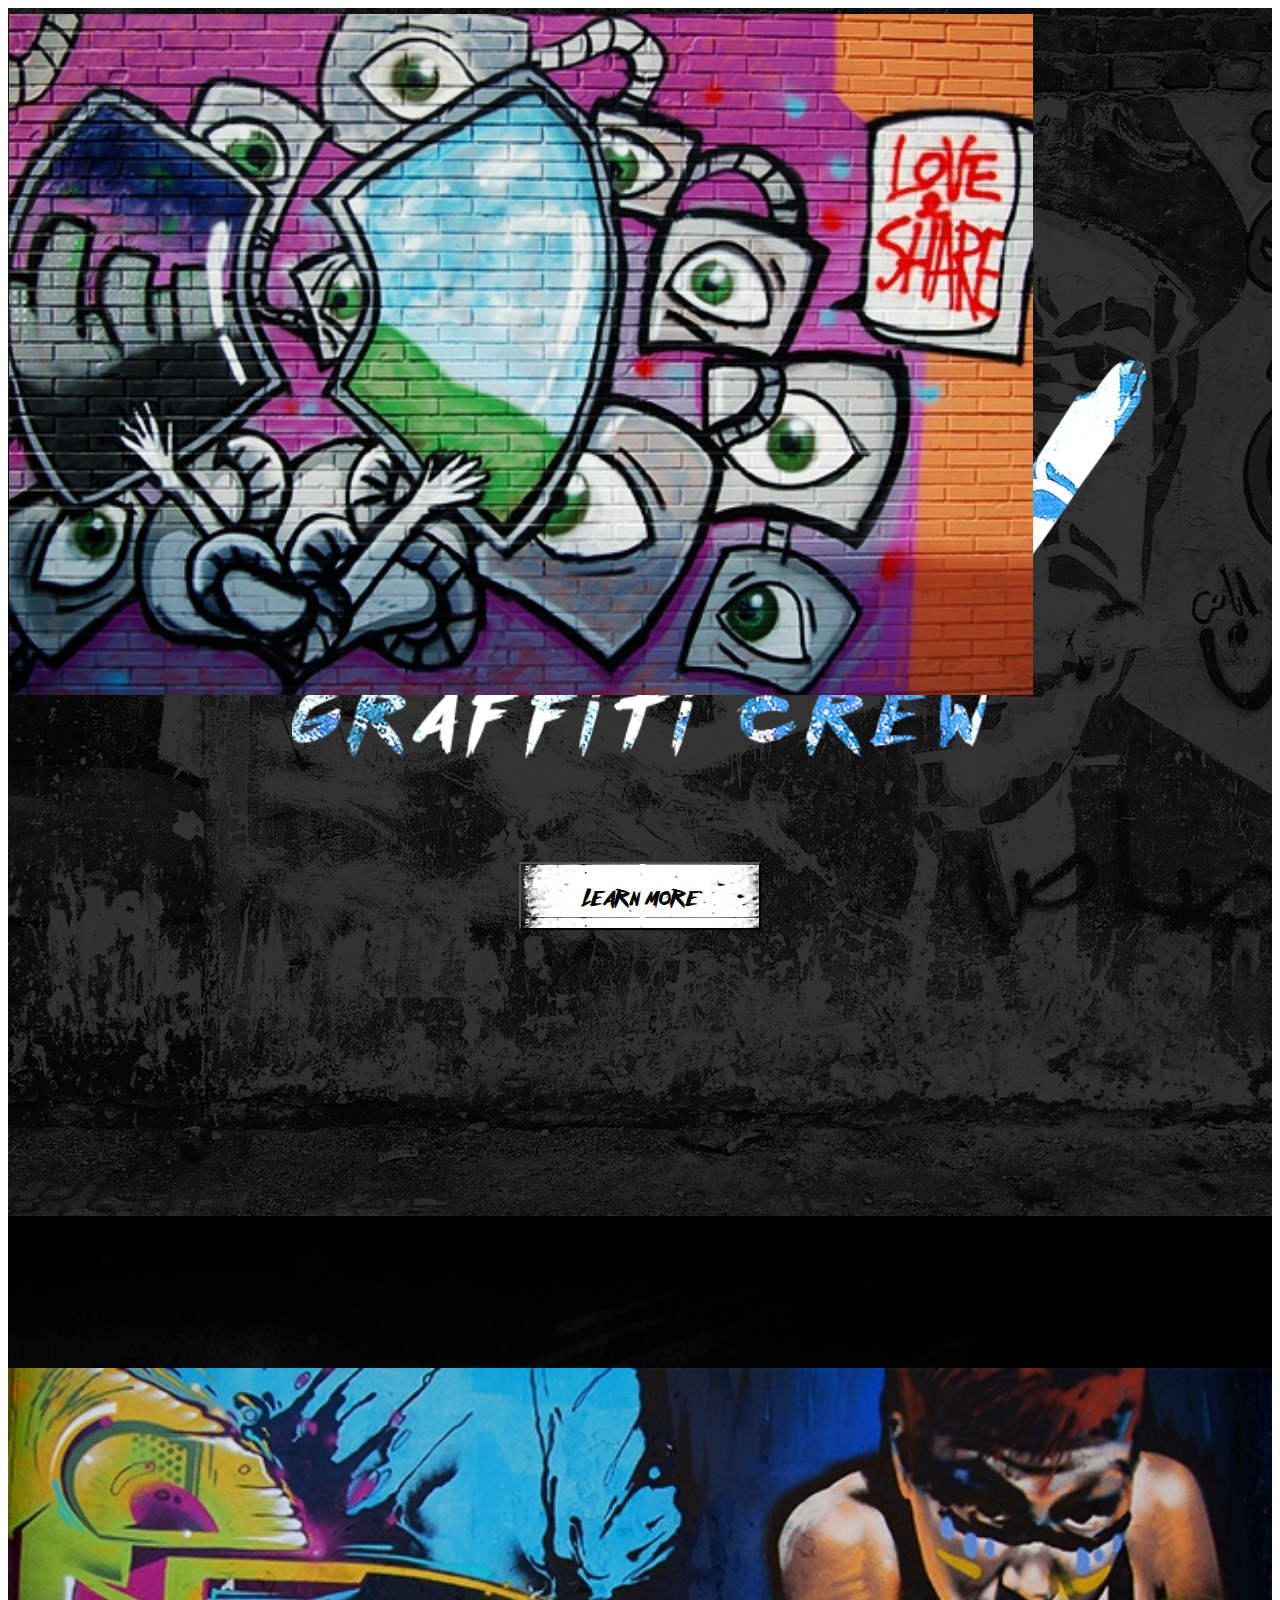
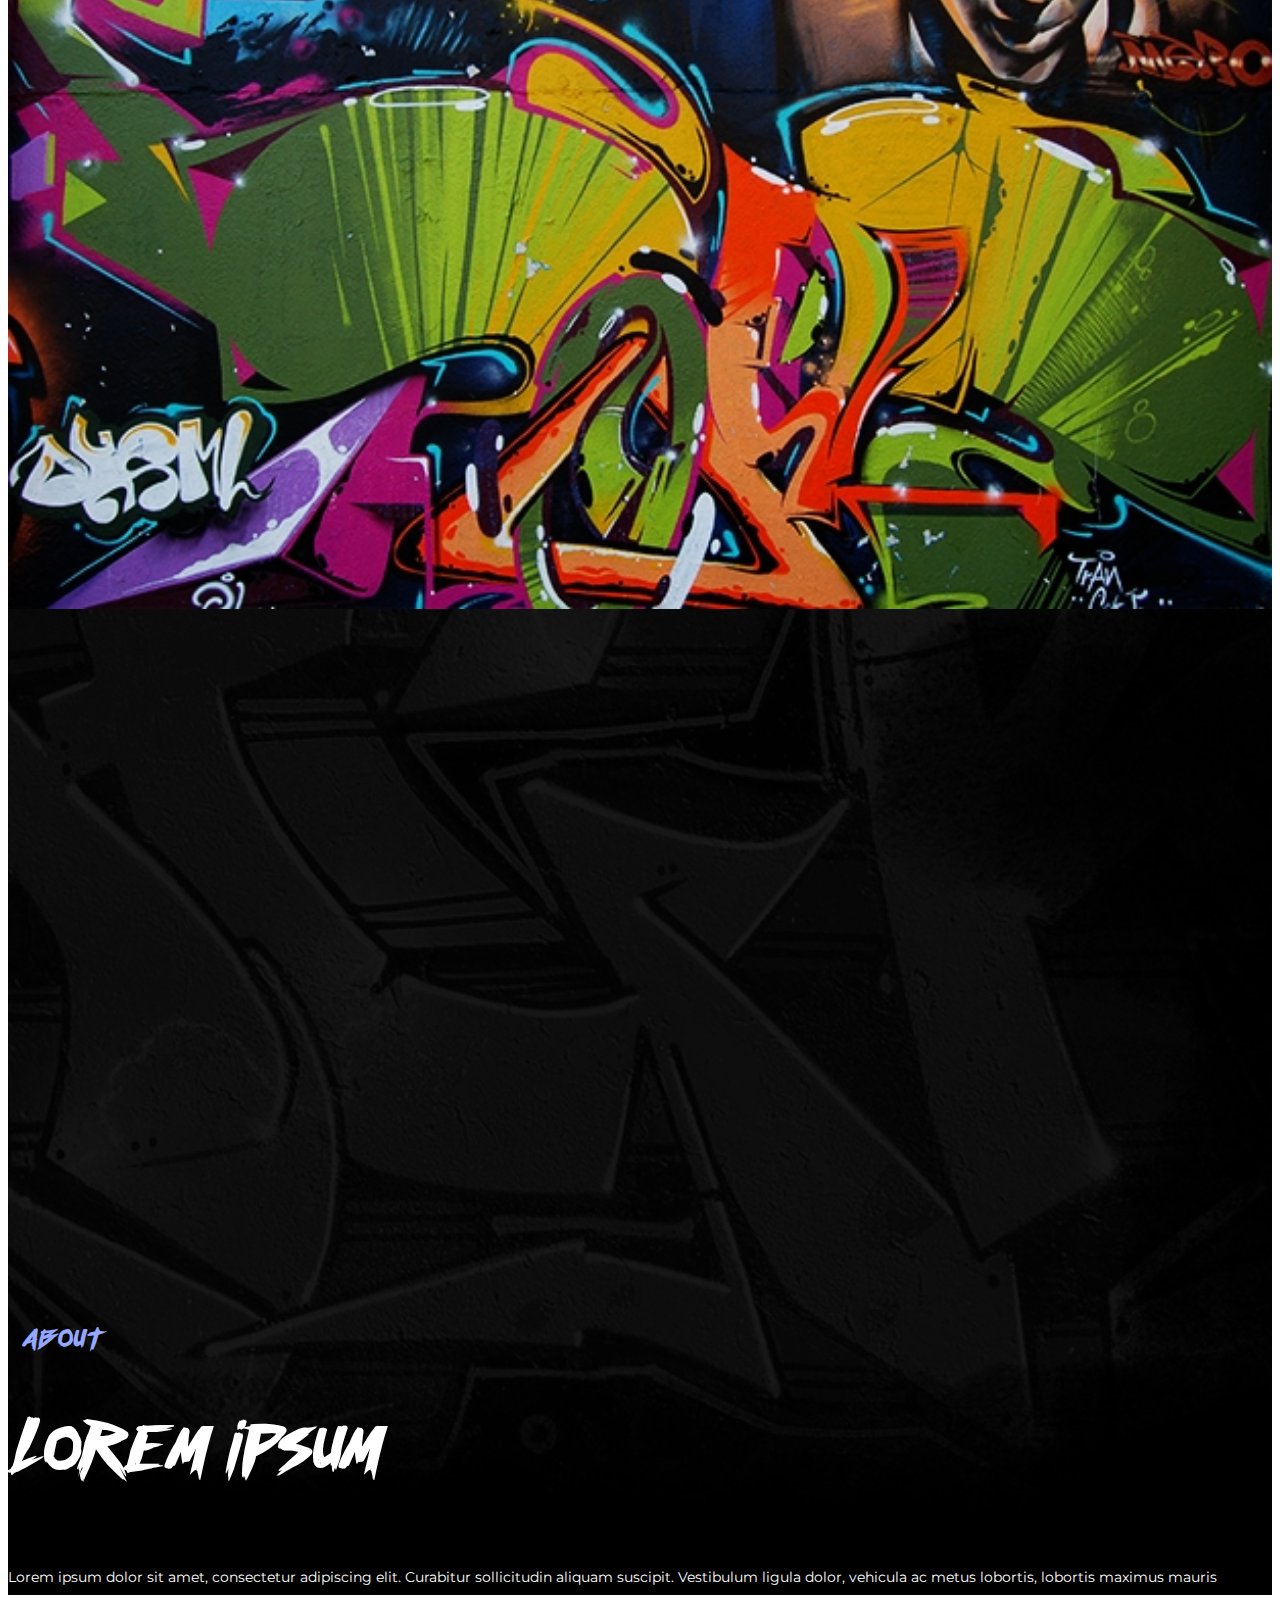
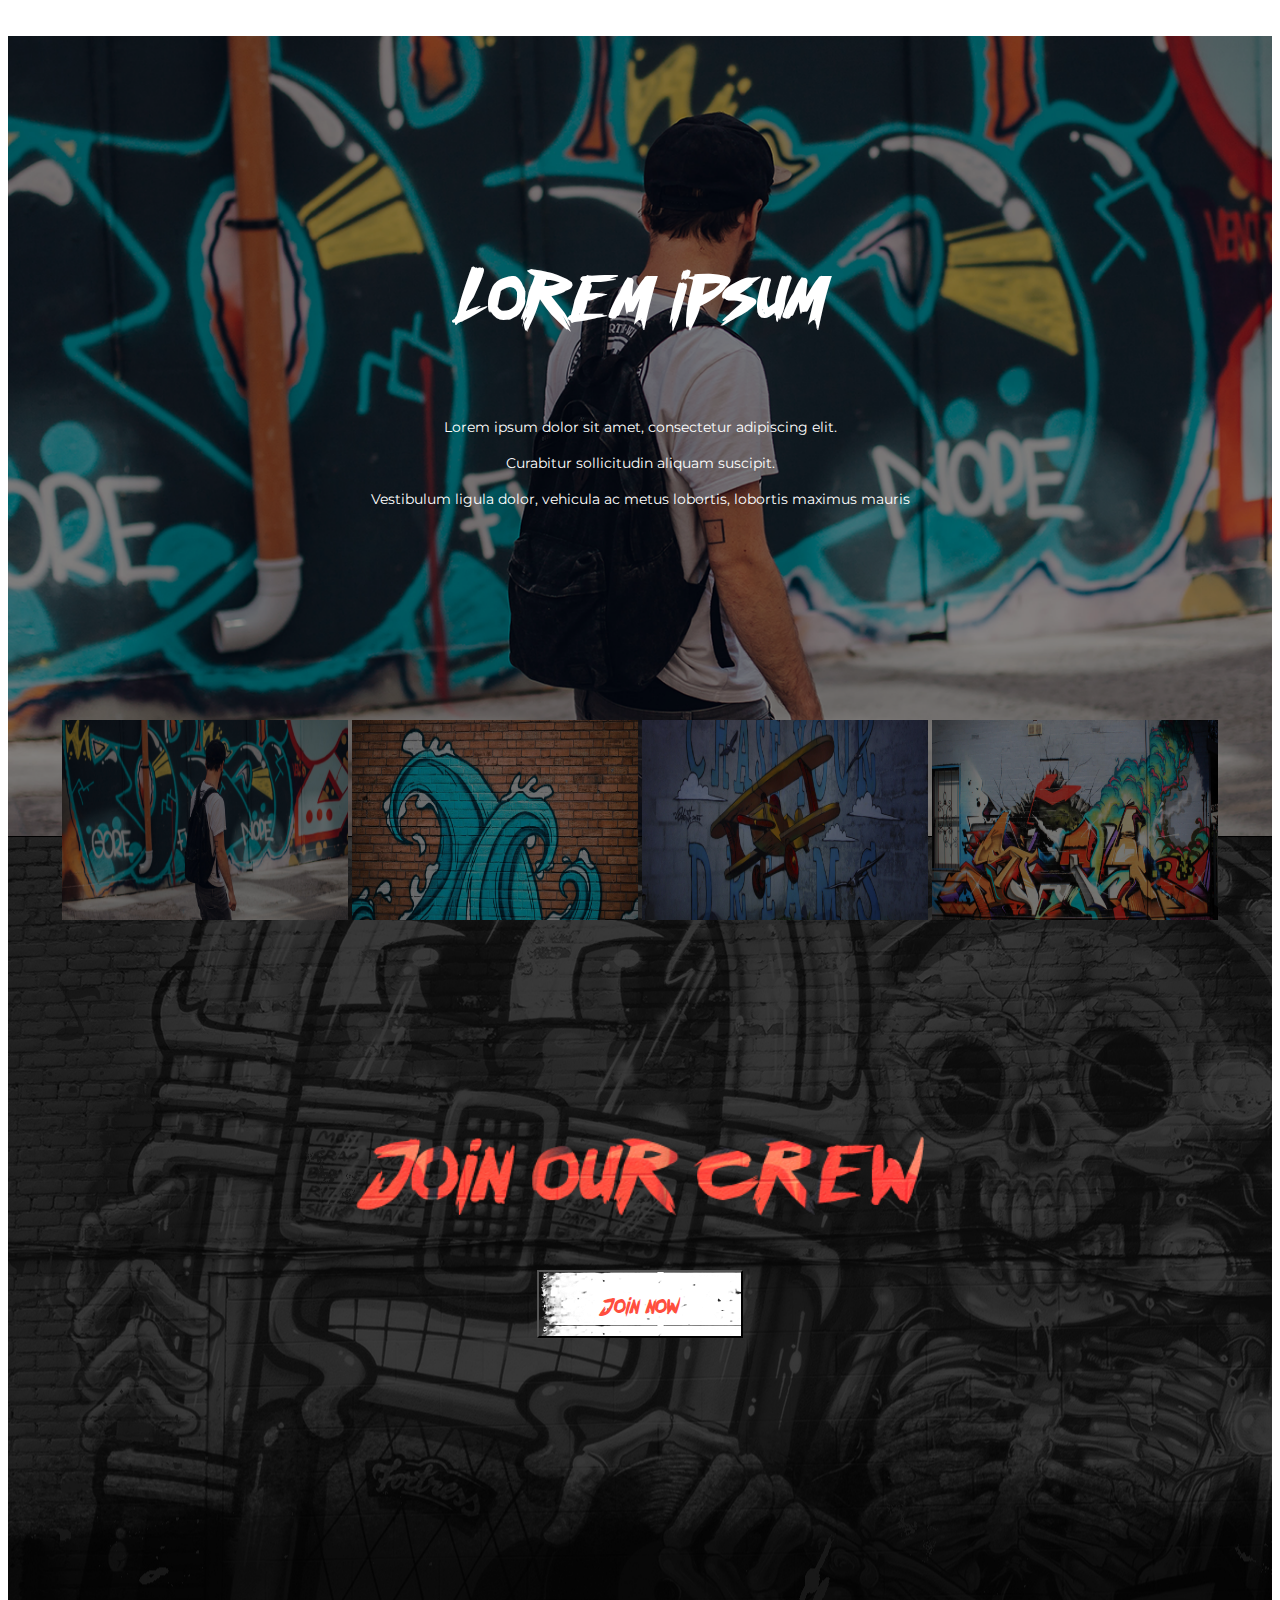
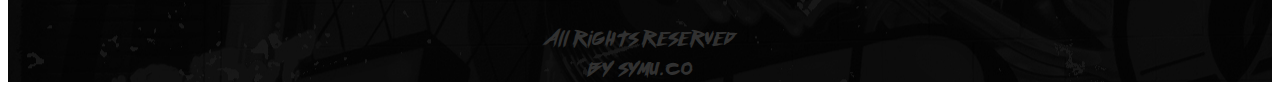
<file: Barmy/index.html>
<!DOCTYPE html>
<html lang="en">
<head>
    <meta charset="UTF-8">
    <title>Barny</title>
    <link rel="stylesheet" href="style.css">
    <link href="https://fonts.googleapis.com/css?family=Montserrat|Shadows+Into+Light" rel="stylesheet">
    <link rel="stylesheet" href="https://stackpath.bootstrapcdn.com/bootstrap/4.1.3/css/bootstrap.min.css" integrity="sha384-MCw98/SFnGE8fJT3GXwEOngsV7Zt27NXFoaoApmYm81iuXoPkFOJwJ8ERdknLPMO" crossorigin="anonymous">
    <script src="https://code.jquery.com/jquery-3.3.1.slim.min.js" integrity="sha384-q8i/X+965DzO0rT7abK41JStQIAqVgRVzpbzo5smXKp4YfRvH+8abtTE1Pi6jizo" crossorigin="anonymous"></script>
    <script src="https://cdnjs.cloudflare.com/ajax/libs/popper.js/1.14.3/umd/popper.min.js" integrity="sha384-ZMP7rVo3mIykV+2+9J3UJ46jBk0WLaUAdn689aCwoqbBJiSnjAK/l8WvCWPIPm49" crossorigin="anonymous"></script>
    <script src="https://stackpath.bootstrapcdn.com/bootstrap/4.1.3/js/bootstrap.min.js" integrity="sha384-ChfqqxuZUCnJSK3+MXmPNIyE6ZbWh2IMqE241rYiqJxyMiZ6OW/JmZQ5stwEULTy" crossorigin="anonymous"></script>
    <link rel="shortcut icon" type="image/ico" href="images/favicon.ico"/>
    <meta name="viewport" content="width=device-width, initial-scale=1, shrink-to-fit=no">

</head>
<body>
    <section class="Top">
        <div class="container">
                    <nav class="Top-menu">
                         <a href="#adventure ">adventure </a>
                        <a href="#crew">crews</a>
                         <a href="#gallery">gallery</a>
                    <a href="#contact">contact</a>
                    </nav>
            <div class="row">
                <div class="col-12 text-center">
                    <div class="Top-slider">
                        <img class="Top-slider-big" src="images/Graffiti_crew.png"><br>
                        <img class="Top-slider-small" src="images/Barmycrew.png">
                    </div>
                    <button class="Top-slider__btn">Learn more</button>
                </div>
            </div>
        </div>
    </section>
    <section class="about">
        <div class="container-fluid">
            <div class="row">
                <div class="col-md-6">
                    <div class="about-photo">
                    <img class="about-photo1" src="images/Photo-about1.jpg">
                    <img class="about-photo2" src="images/Photo-about2.jpg">
                    </div>
                </div>
                <div class="col-md-6">
                    <h3>about</h3>
                    <h1>Lorem ipsum</h1>
                    <p>Lorem ipsum dolor sit amet, consectetur adipiscing elit. Curabitur sollicitudin aliquam suscipit. Vestibulum ligula dolor, vehicula ac metus lobortis, lobortis maximus mauris</p>
                </div>
            </div>
        </div>
    </section>
    <section class="slider">
        <div class="container-fluid">
            <h1>Lorem ipsum</h1>
            <p>Lorem ipsum dolor sit amet, consectetur adipiscing elit. <br>
                Curabitur sollicitudin aliquam suscipit. <br>
                Vestibulum ligula dolor, vehicula ac metus lobortis, lobortis maximus mauris</p>
                    <div class="thumbnails">
                        <a  href="#" class="link" data-background=url(images/slider-one.jpg)><img class="slider-thumbnails" src="images/slider-one.jpg" alt=""></a>
                        <a  href="#" class="link" data-background=url(images/slider-two.jpg)><img class="slider-thumbnails" src="images/slider-two.jpg" alt=""></a>
                        <a  href="#" class="link" data-background=url(images/slider-three.jpg)><img class="slider-thumbnails" src="images/slider-three.jpg" alt=""></a>
                        <a  href="#" class="link" data-background=url(images/slider-four.jpg)><img class="slider-thumbnails" src="images/slider-four.jpg" alt=""></a>
                    </div>
            </div>
        </div>
    </section>
    <footer class="last">
        <div class="container">
            <div class="row">
                <div class="col-12">
            <div class="last-graffiti">
                <img src="images/footerMask.png">
            </div>
            <button class="last__btn">Join now</button>
            <div class="last-site">
                <p>All rights reserved<br>
                    by symu.co</p>
            </div>
            </div>
            </div>
        </div>
    </footer>
    <script src="js/scripts.js"></script>
</body>
</html>
</file>
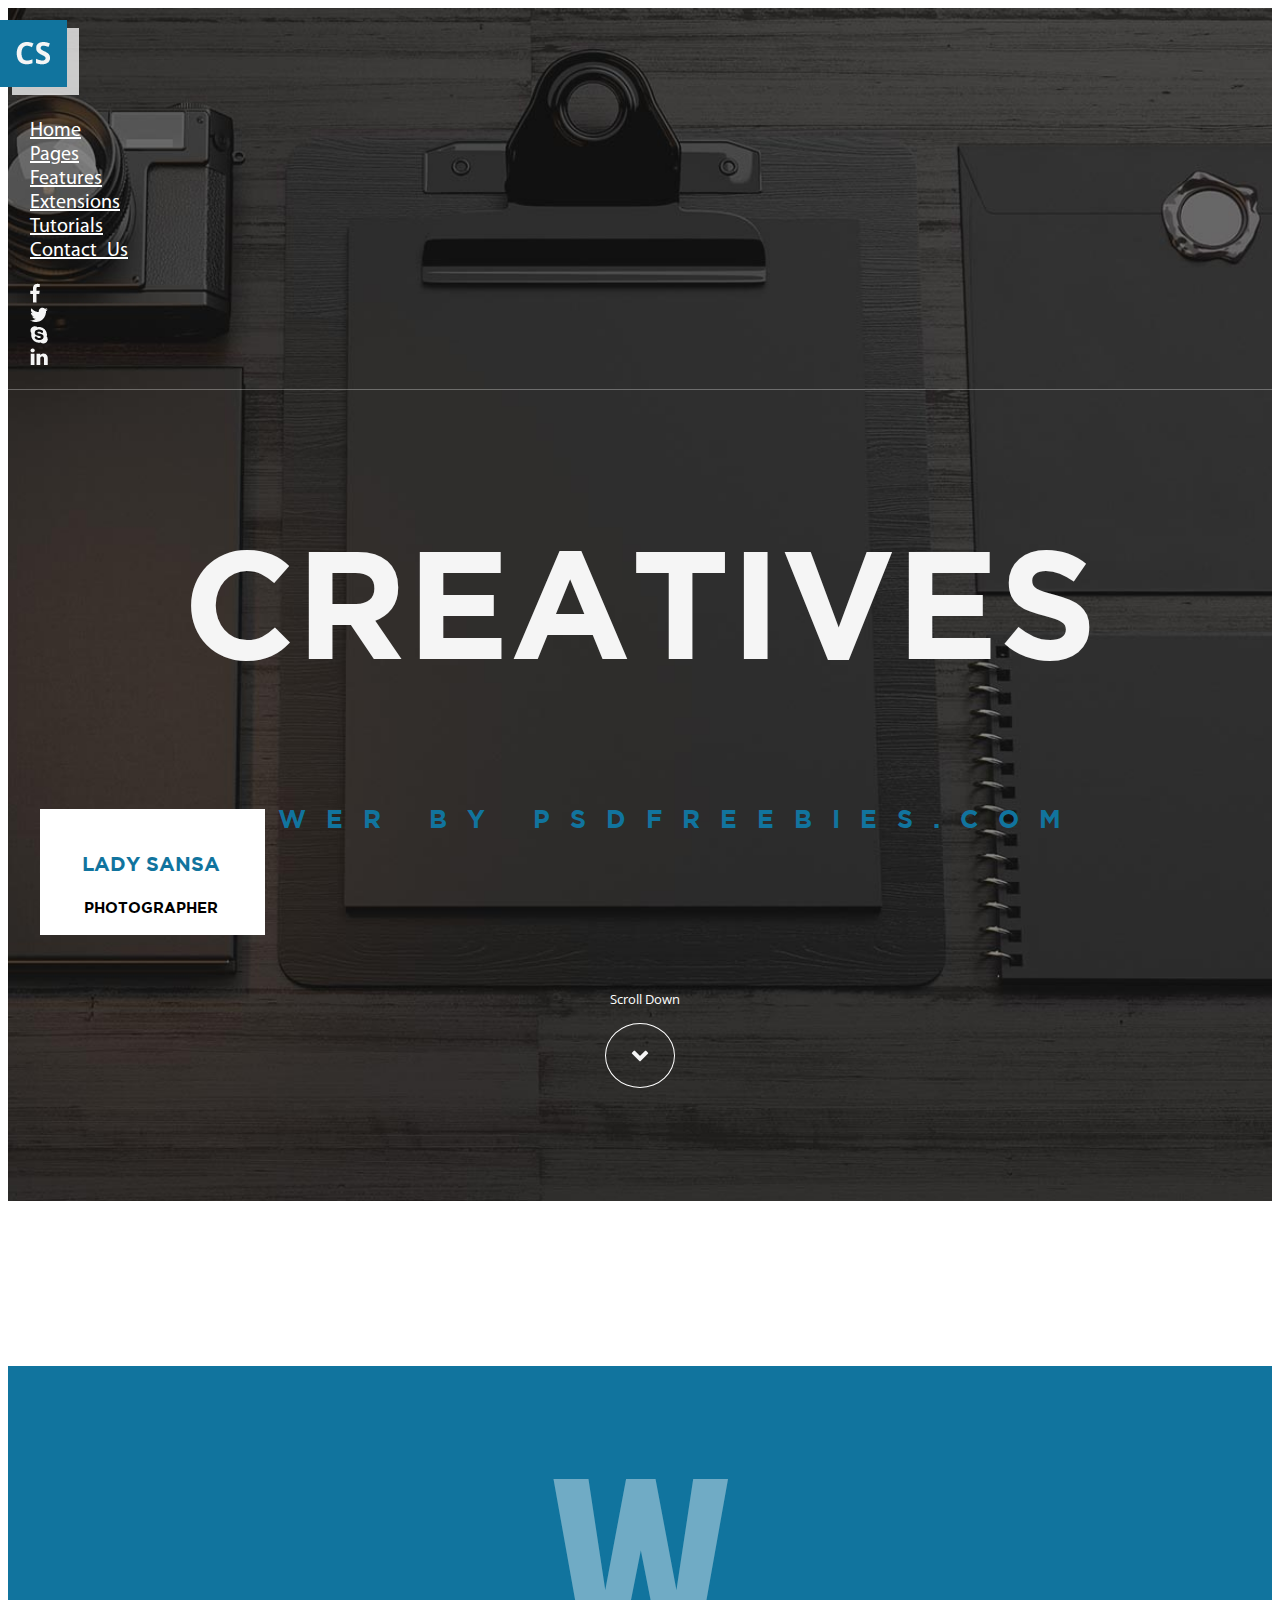
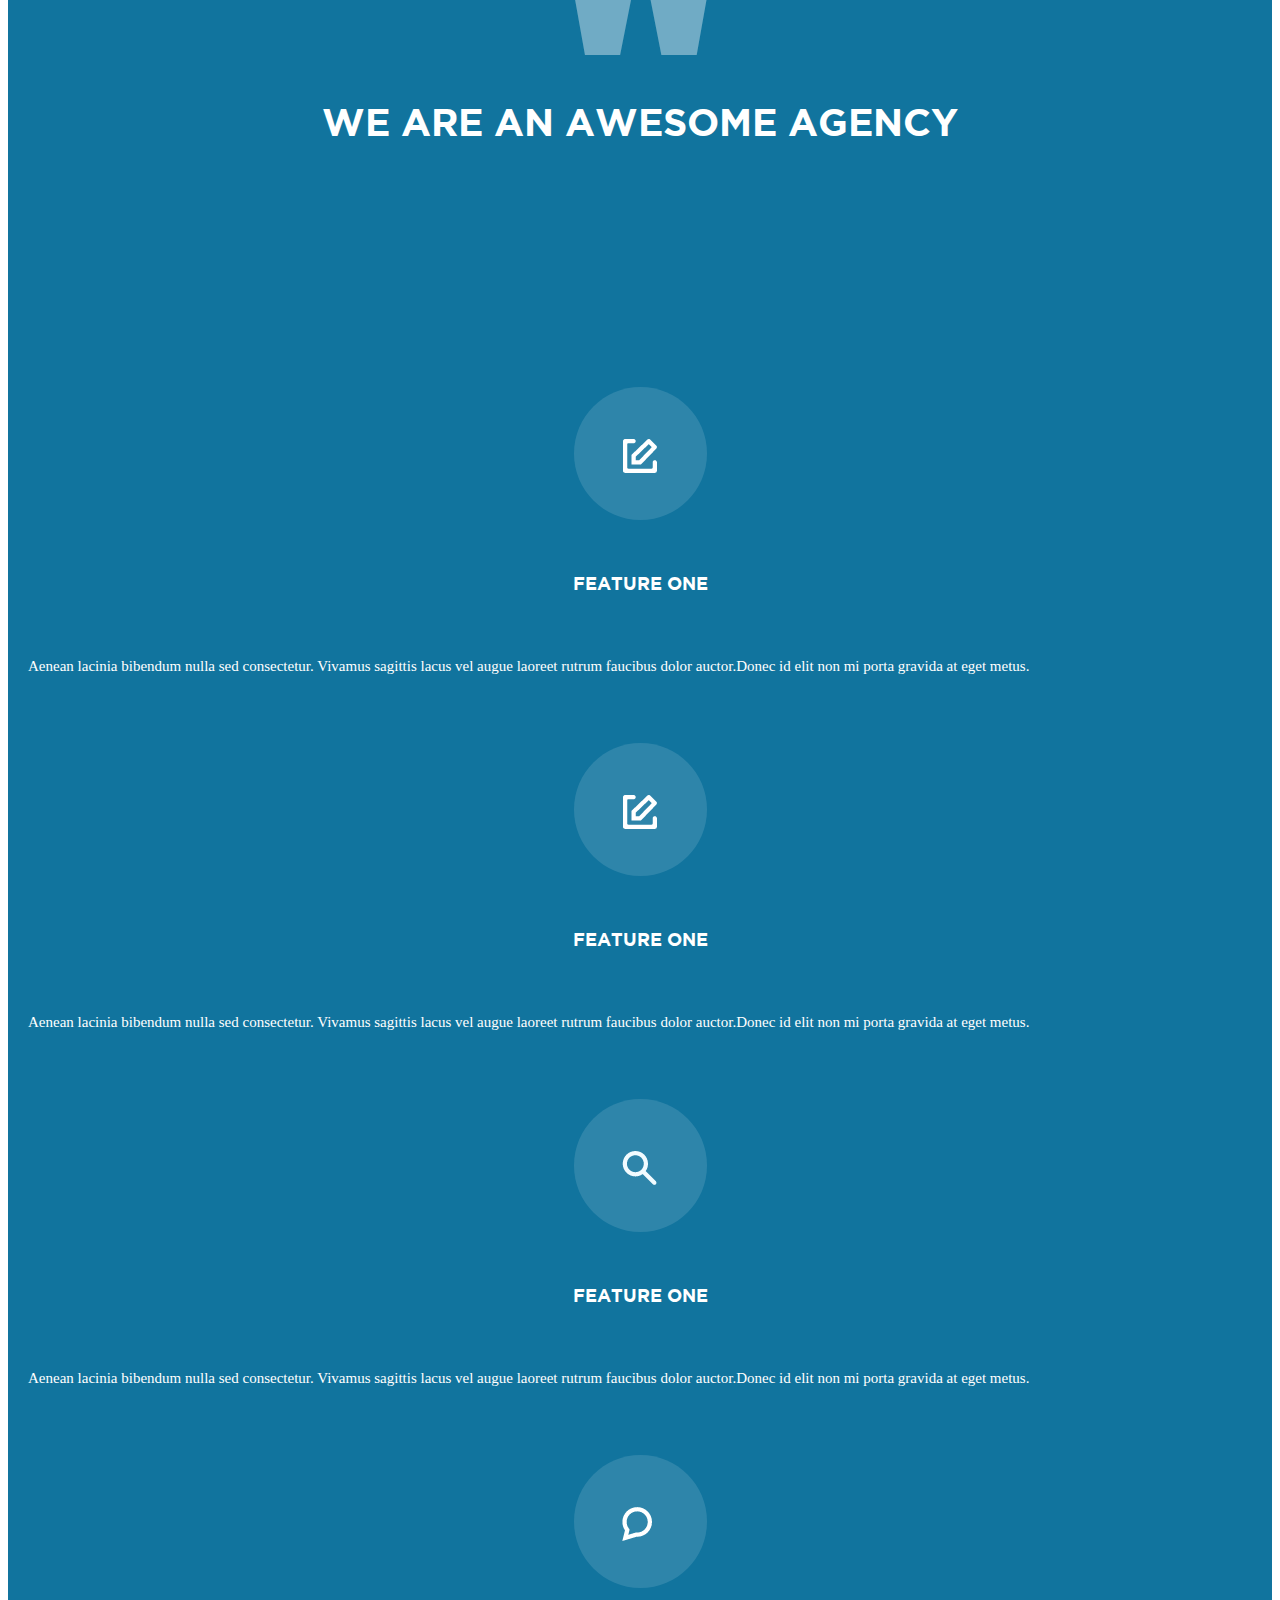
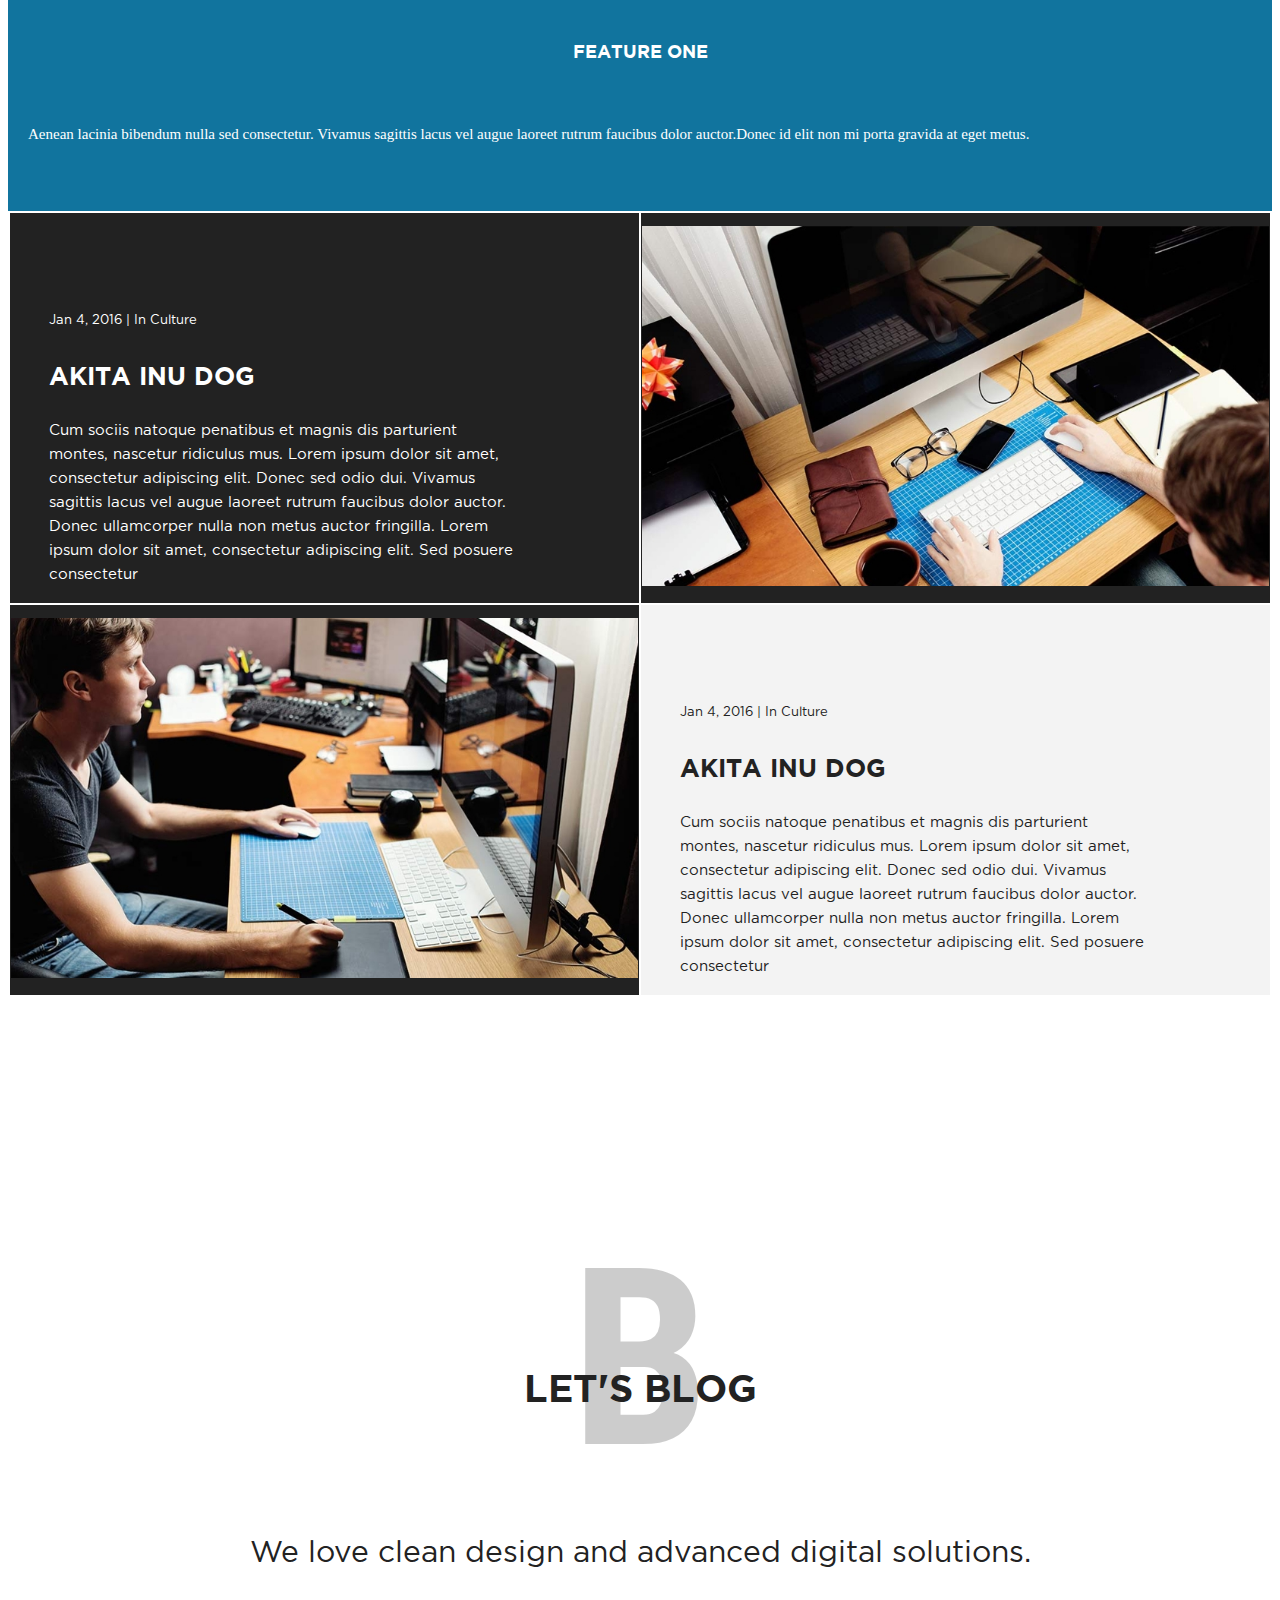
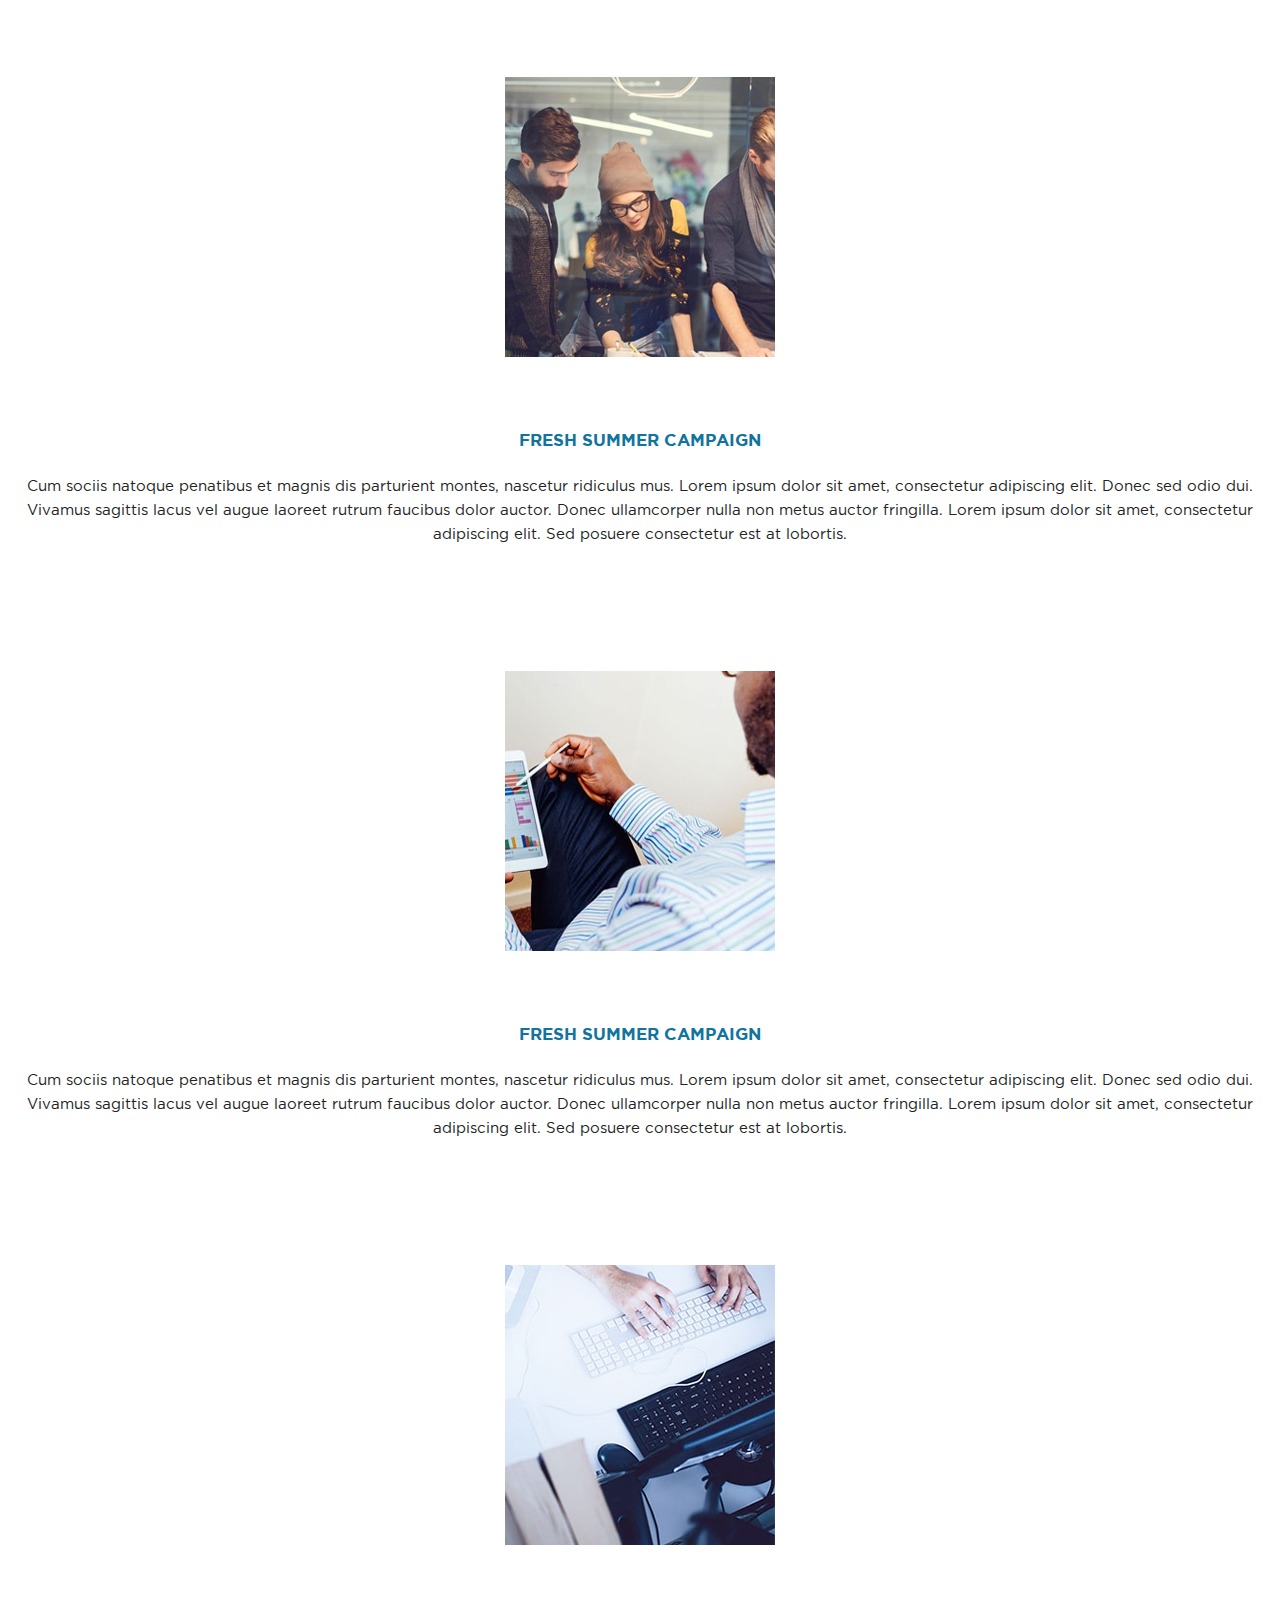
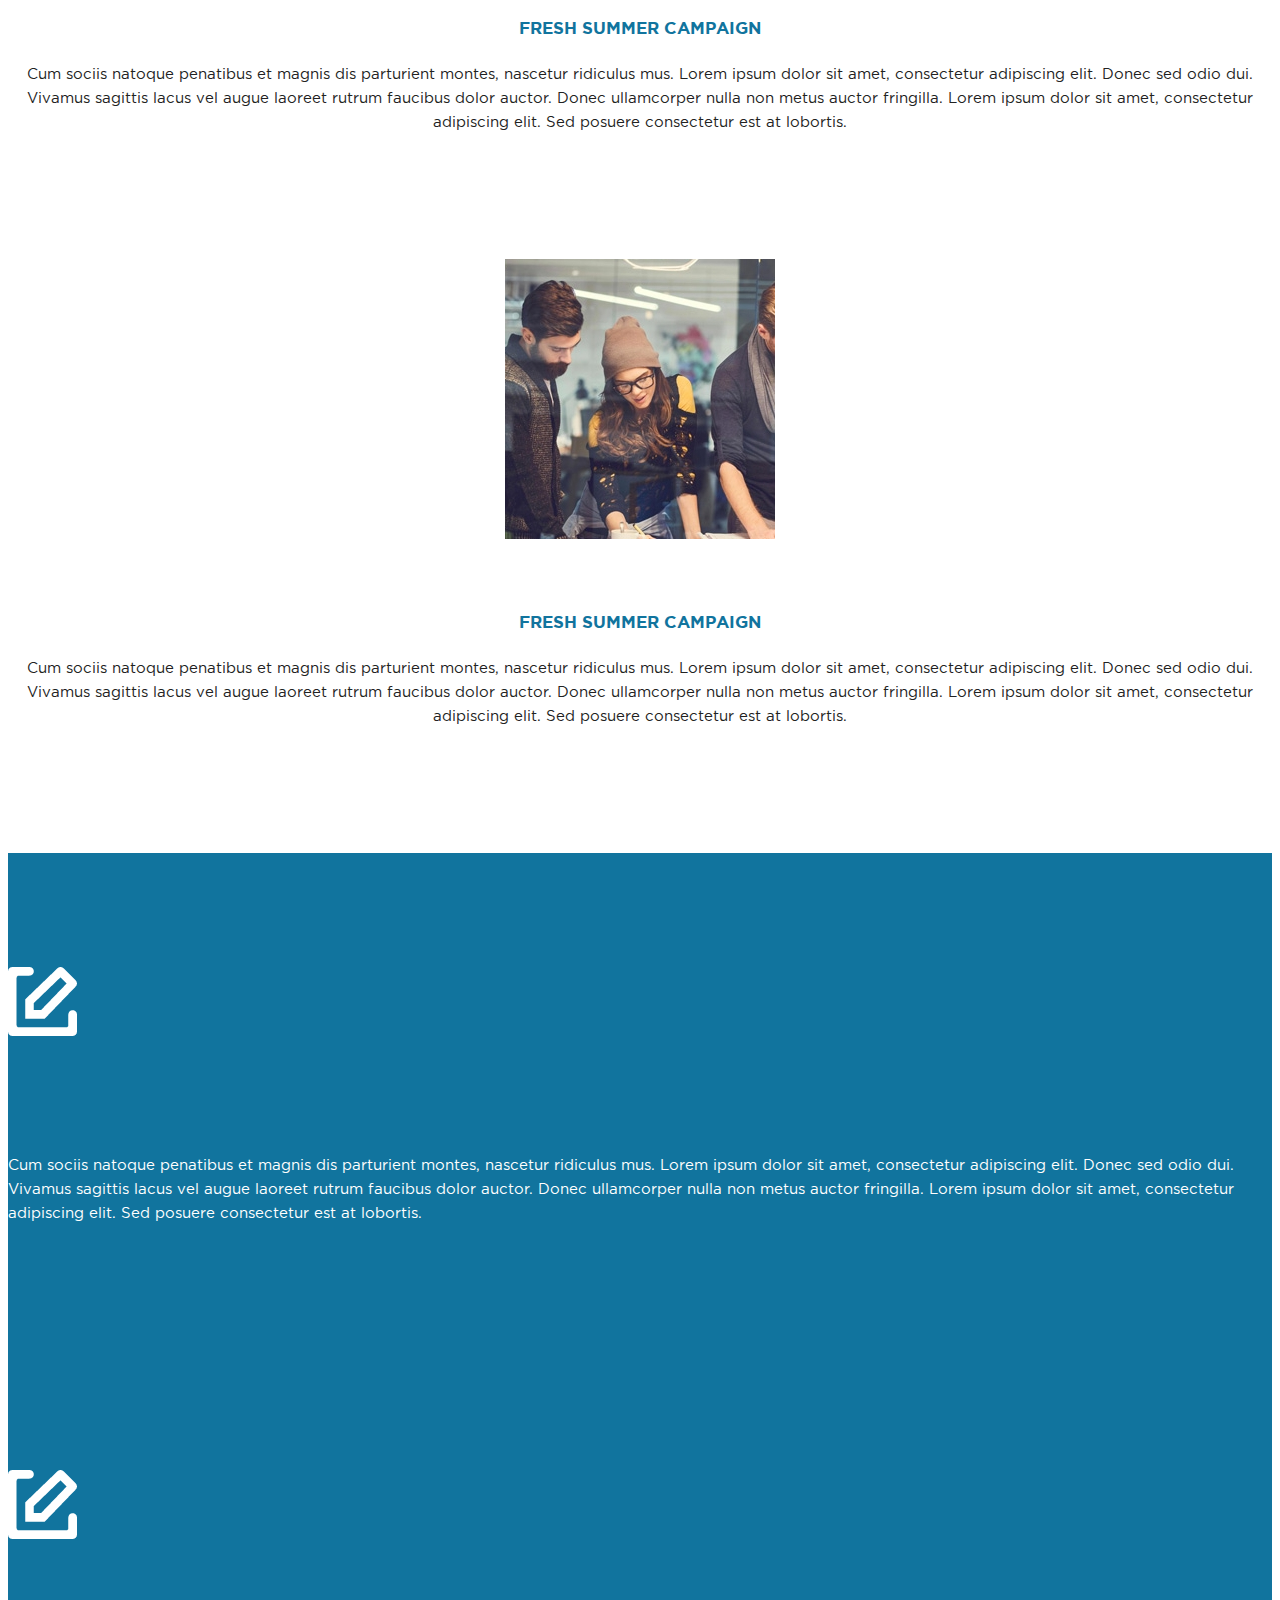
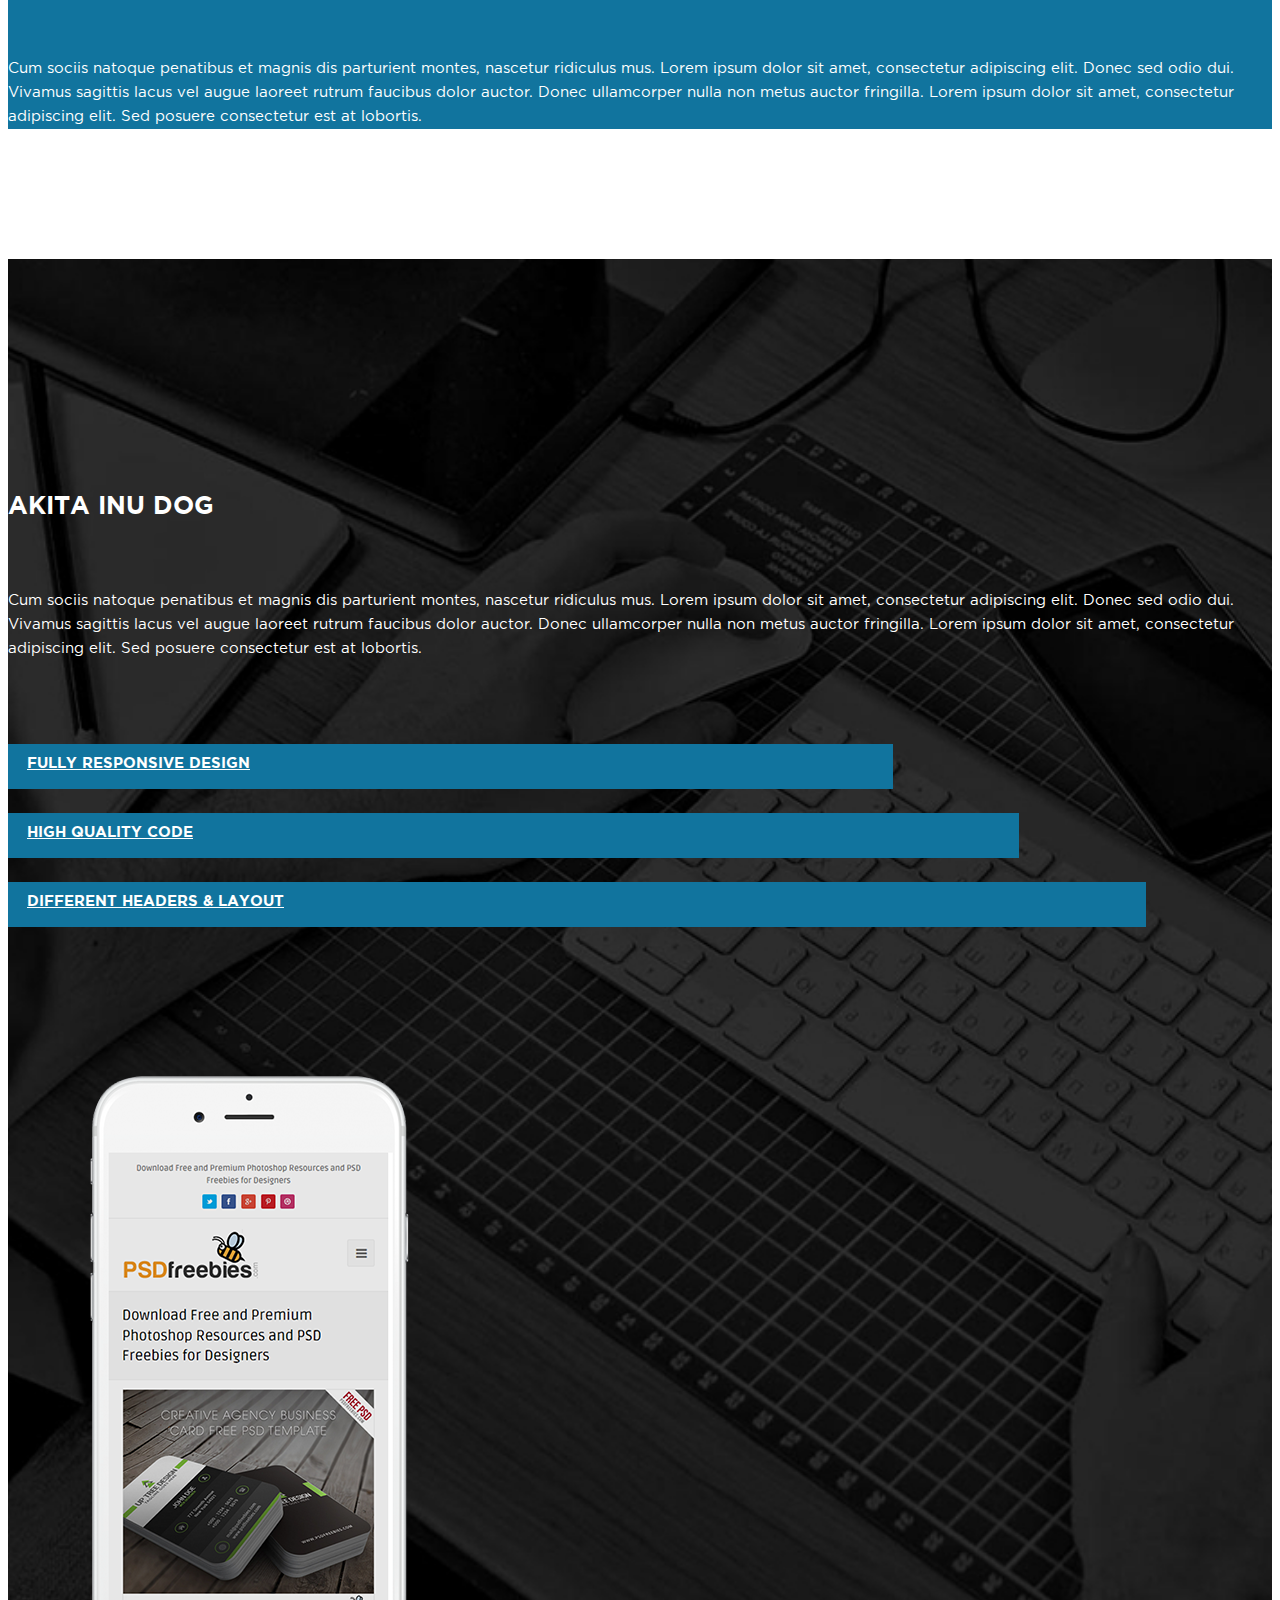
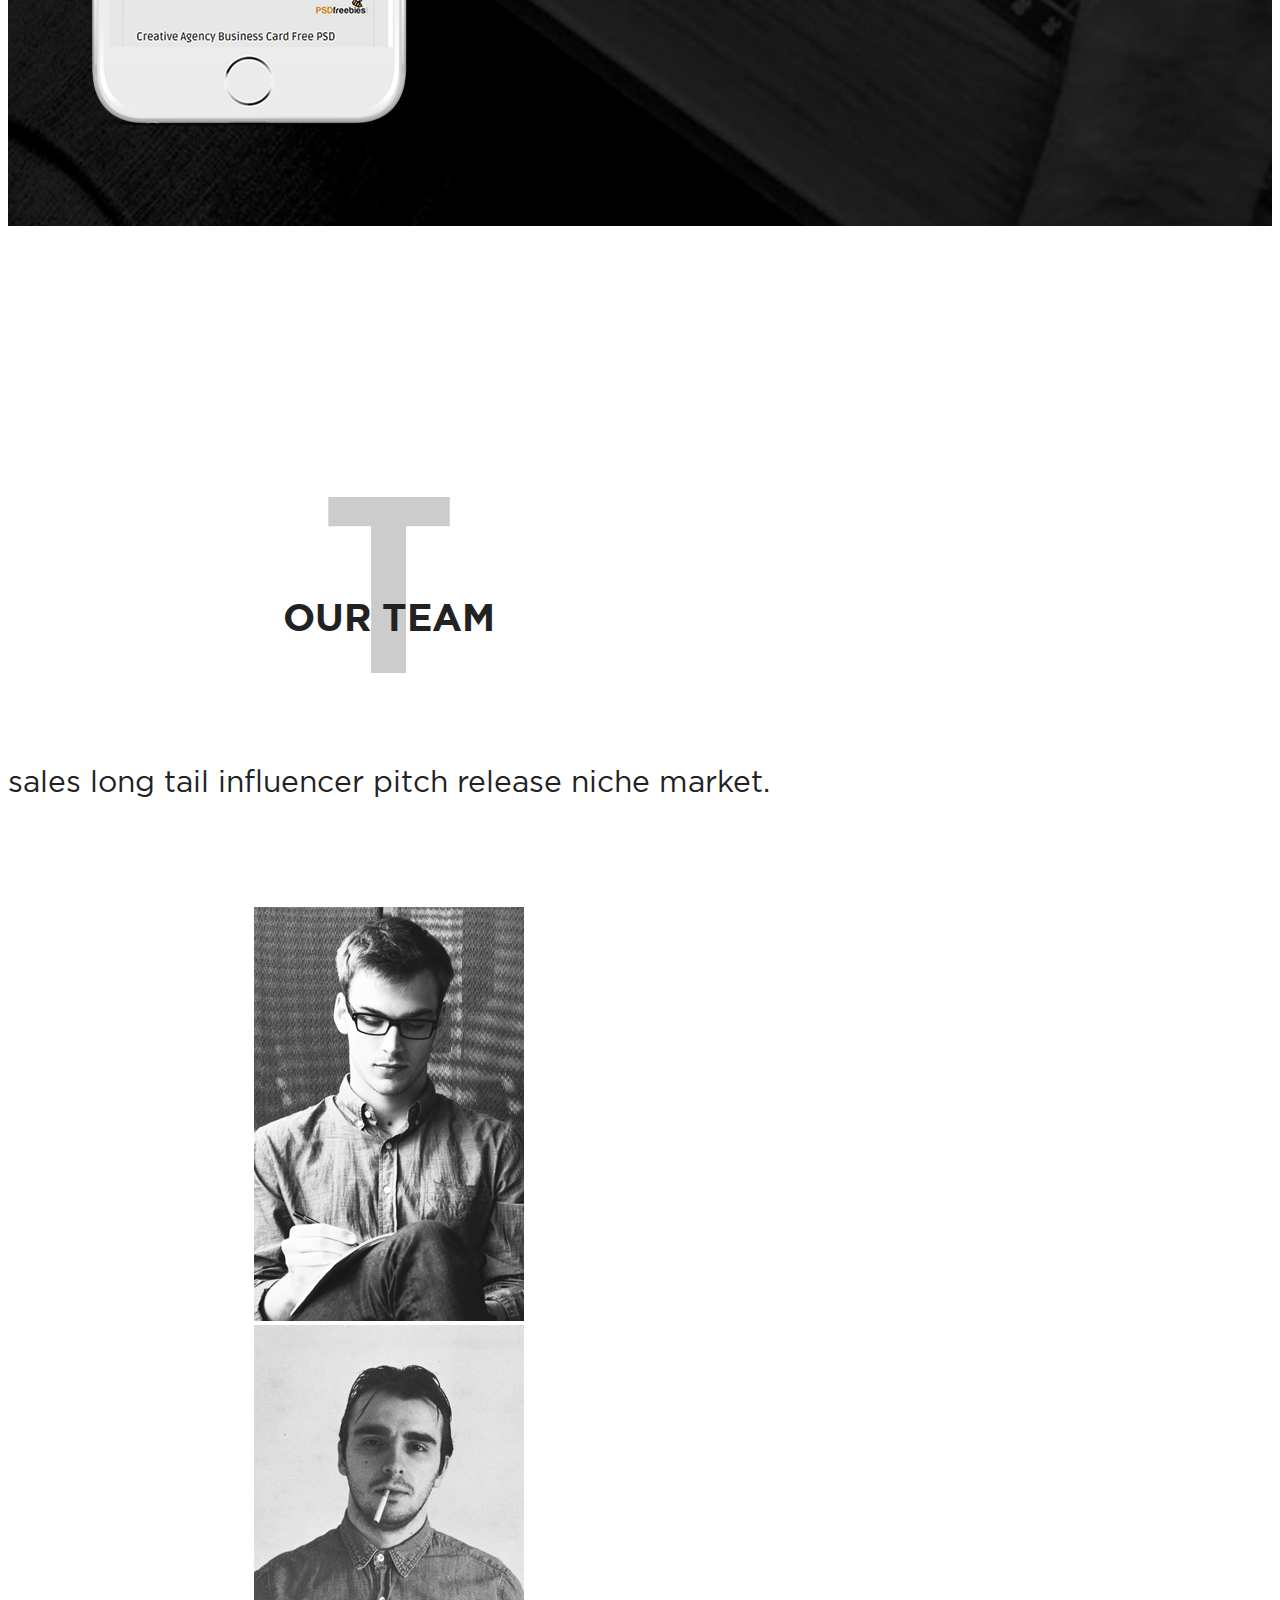
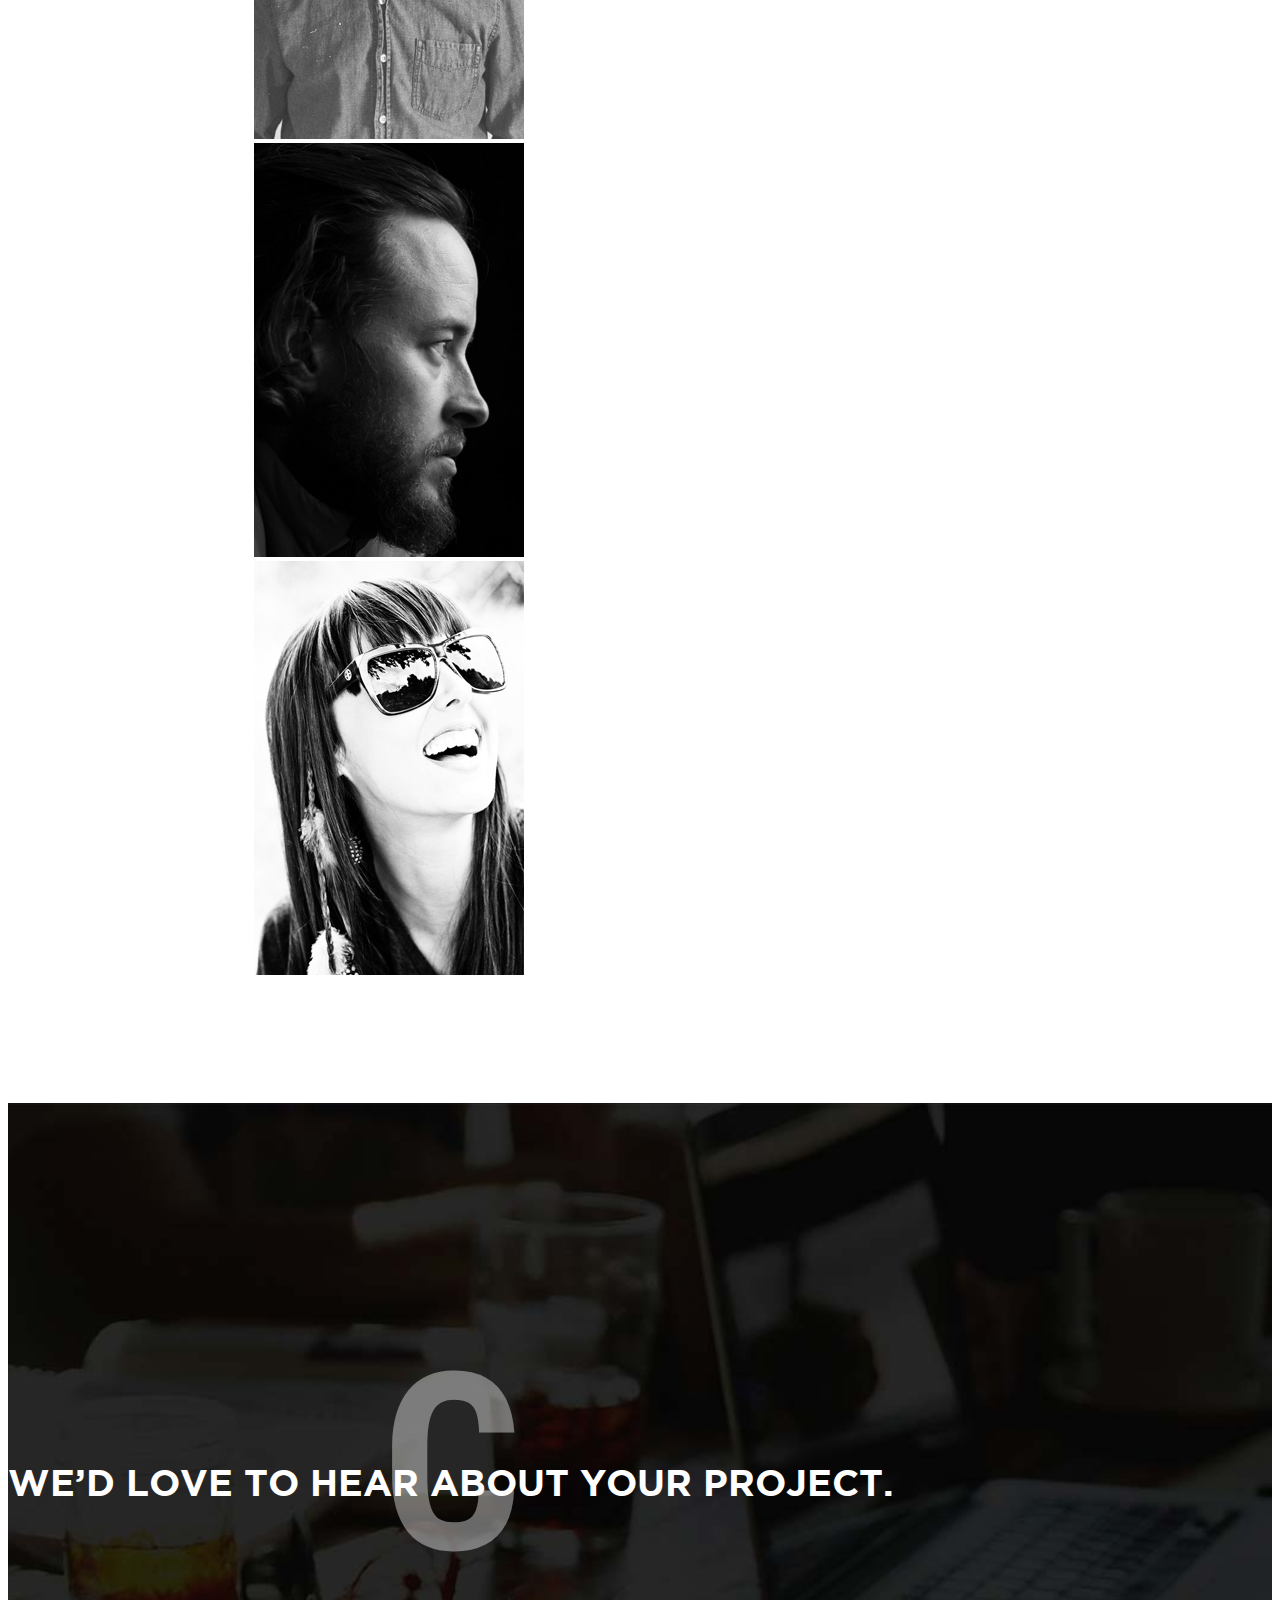
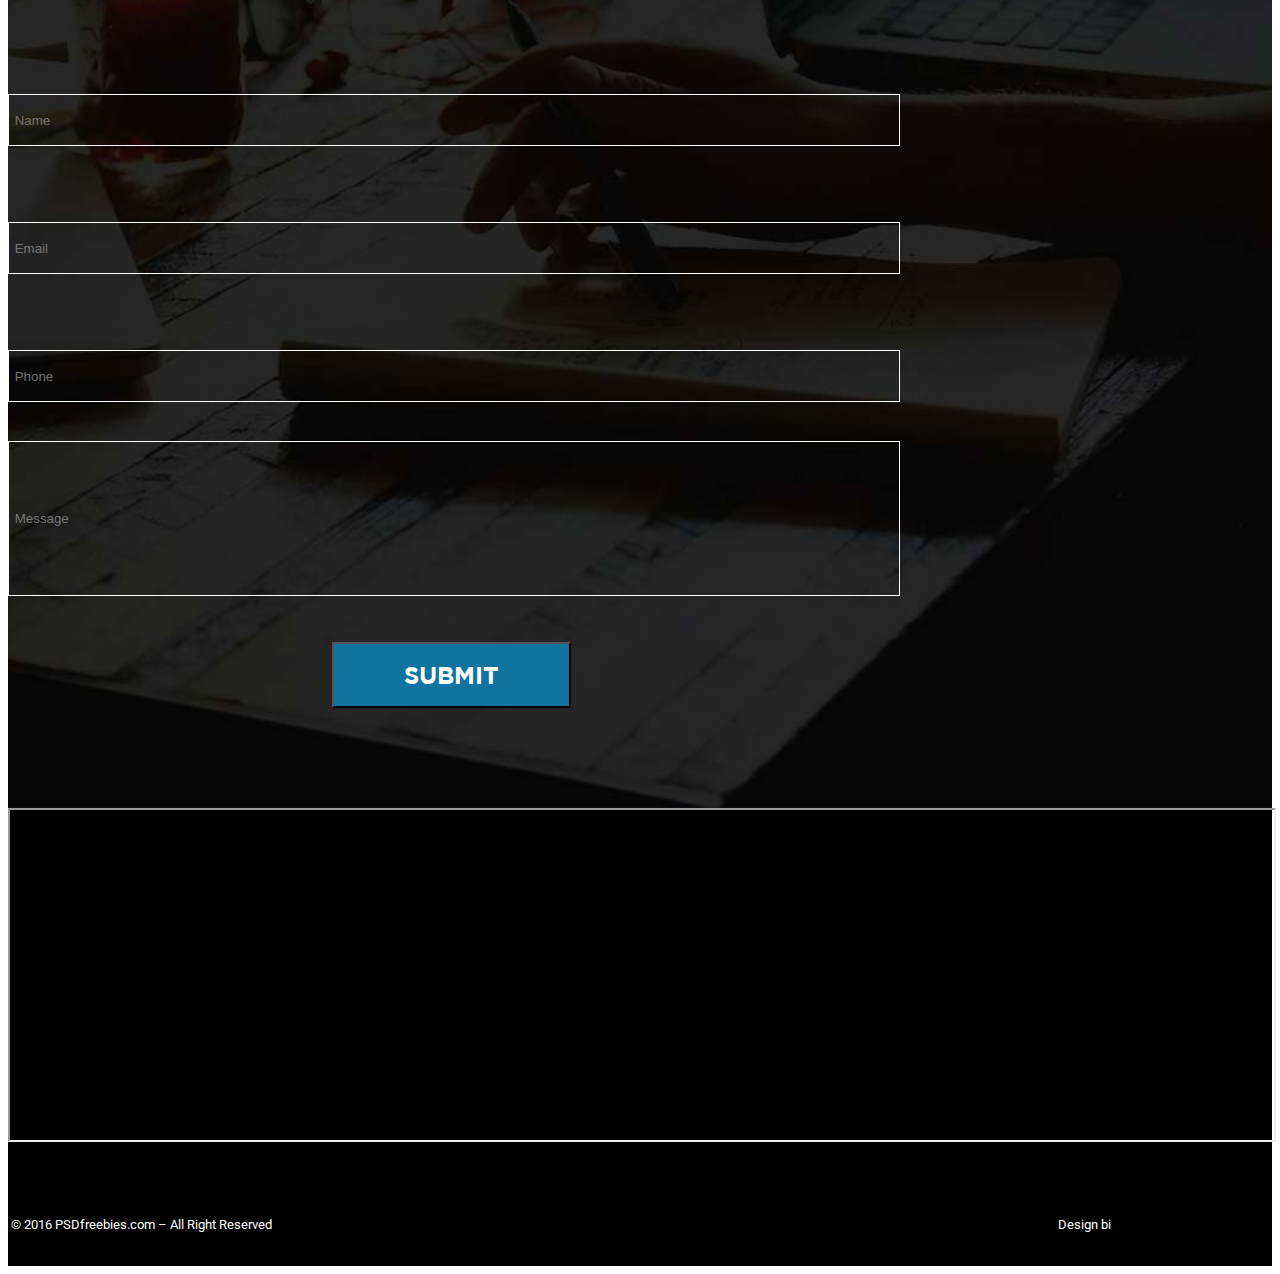
<file: DigitalAgencies/index.html>
<!DOCTYPE html>
<html lang="en" xmlns="http://www.w3.org/1999/html">
<head>
    <meta charset="UTF-8">
    <title>Digital Agencies</title>
    <link rel="stylesheet" href="style.css">
    <link rel="stylesheet" href="https://maxcdn.bootstrapcdn.com/font-awesome/4.5.0/css/font-awesome.min.css">
    <link href="https://fonts.googleapis.com/css?family=Open+Sans:400,700,700i|Roboto|Roboto+Condensed" rel="stylesheet">
    <link rel="stylesheet" href="https://stackpath.bootstrapcdn.com/bootstrap/4.1.3/css/bootstrap.min.css" integrity="sha384-MCw98/SFnGE8fJT3GXwEOngsV7Zt27NXFoaoApmYm81iuXoPkFOJwJ8ERdknLPMO" crossorigin="anonymous">
    <script src="https://code.jquery.com/jquery-3.3.1.slim.min.js" integrity="sha384-q8i/X+965DzO0rT7abK41JStQIAqVgRVzpbzo5smXKp4YfRvH+8abtTE1Pi6jizo" crossorigin="anonymous"></script>
    <script src="https://cdnjs.cloudflare.com/ajax/libs/popper.js/1.14.3/umd/popper.min.js" integrity="sha384-ZMP7rVo3mIykV+2+9J3UJ46jBk0WLaUAdn689aCwoqbBJiSnjAK/l8WvCWPIPm49" crossorigin="anonymous"></script>
    <script src="https://stackpath.bootstrapcdn.com/bootstrap/4.1.3/js/bootstrap.min.js" integrity="sha384-ChfqqxuZUCnJSK3+MXmPNIyE6ZbWh2IMqE241rYiqJxyMiZ6OW/JmZQ5stwEULTy" crossorigin="anonymous"></script>
</head>
<body>
    <header>
        <div class="container">
        <div class="row">
            <div class="col-lg-2">
                <img src="images/header-logo.png" class="first-logo">
            </div>
            <div class="col-lg-7">
                <nav class="first-menu">
                    <div class="row">
                        <div class="col-lg-2">
                    <a href="#Home">Home</a>
                        </div>
                        <div class="col-lg-2">
                    <a href="#Pages">Pages</a>
                        </div>
                        <div class="col-lg-2">
                    <a href="#Features">Features</a>
                        </div>
                        <div class="col-lg-2">
                    <a href="#Extensions">Extensions</a>
                        </div>
                        <div class="col-lg-2">
                    <a href="#Tutorials">Tutorials</a>
                        </div>
                        <div class="col-lg-2">
                    <a href="#Contact us">Contact_Us</a>
                        </div>
                     </div>
                </nav>
            </div>
            <div class="col-lg-3">
                <div class="first-icons">
                    <div class="row">
                        <div class="col-md-3">
                    <a href="#">
                        <img src="images/header-facebook.png">
                    </a>
                        </div>
                        <div class="col-md-3">
                    <a href="#">
                        <img src="images/header-twit.png">
                    </a>
                        </div>
                        <div class="col-md-3">
                    <a href="#">
                        <img src="images/header-skype.png">
                    </a>
                        </div>
                        <div class="col-md-3">
                    <a href="#">
                        <img src="images/header-in.png">
                    </a>
                        </div>
                    </div>
                </div>
            </div>
        </div>
        </div>
    </header>
    <section class="first">
            <div class="first-slider">
                <div class="container">
                    <div class="row">
                        <div class="col-md-12">
                <h1>Creatives</h1>
                    </div>
                    </div>
                <h3>Power by PSDfreebies.com</h3>
                <div class="first-Scroll">
                    <p>Scroll Down</p>
                    <a href="#"><img src="images/first-button.png"></a>
                </div>
            </div>
        </div>
    </section>
    <section class="about">
        <div class="container">
            <div class="about-logo">
                <h1>W</h1>
            </div>
            <div class="about-slogan">
                <h2>We Are An Awesome Agency</h2>
            </div>
            <div class="about-feature">
                <div class="row">
                    <div class="col-md-3">
                <div class="about-feature-text">
                    <img src="images/about-one.png">
                    <p class="about-feature-text-top">Feature one</p>
                    <p class="about-feature-text-other">
                        Aenean lacinia bibendum nulla sed consectetur. Vivamus sagittis lacus vel augue laoreet rutrum faucibus dolor auctor.Donec id elit non mi porta gravida at eget metus.</p>
                </div>
                </div>
                    <div class="col-md-3">
                <div class="about-feature-text">
                    <img src="images/about-one.png">
                    <p class="about-feature-text-top">Feature one</p>
                    <p class="about-feature-text-other">
                        Aenean lacinia bibendum nulla sed consectetur. Vivamus sagittis lacus vel augue laoreet rutrum faucibus dolor auctor.Donec id elit non mi porta gravida at eget metus.</p>
                </div>
                    </div>
                    <div class="col-md-3">
                <div class="about-feature-text">
                    <img src="images/about-three.png">
                    <p class="about-feature-text-top">Feature one</p>
                    <p class="about-feature-text-other">
                        Aenean lacinia bibendum nulla sed consectetur. Vivamus sagittis lacus vel augue laoreet rutrum faucibus dolor auctor.Donec id elit non mi porta gravida at eget metus.</p>
                </div>
                    </div>
                    <div class="col-md-3">
                <div class="about-feature-text">
                    <img src="images/about-four.png">
                    <p class="about-feature-text-top">Feature one</p>
                    <p class="about-feature-text-other">
                        Aenean lacinia bibendum nulla sed consectetur. Vivamus sagittis lacus vel augue laoreet rutrum faucibus dolor auctor.Donec id elit non mi porta gravida at eget metus.</p>
                </div>
                    </div>
                    </div>
            </div>
        </div>
    </section>
    <section class="Akita">
        <table class="Akita-all">
            <tr>
                <td><div class="Akita-about-top-text">
                    <p class="data">Jan 4, 2016   |   In Culture</p>
                    <h3>Akita Inu Dog</h3>
                    <p class="text">Cum sociis natoque penatibus et magnis dis parturient montes, nascetur ridiculus mus. Lorem ipsum dolor sit amet, consectetur adipiscing elit. Donec sed odio dui. Vivamus sagittis lacus vel augue laoreet rutrum faucibus dolor auctor.<br>

                        Donec ullamcorper nulla non metus auctor fringilla. Lorem ipsum dolor sit amet, consectetur adipiscing elit. Sed posuere consectetur </p>
                </div></td>
                <td><div class="Akita-photo-top">
                <img src="images/akita-photo-first.jpg" width="100%">
                </div>
                </td>
            </tr>
            <tr>
                <td><div class="Akita-photo-bottom">
                <img src="images/akita-photo-second.jpg" width="100%">
                </div></td>
                <td class="two"><div class="Akita-about-bottom-text">
                <p class="data">Jan 4, 2016   |   In Culture</p>
                <h3>Akita Inu Dog</h3>
                <p class="text">Cum sociis natoque penatibus et magnis dis parturient montes, nascetur ridiculus mus. Lorem ipsum dolor sit amet, consectetur adipiscing elit. Donec sed odio dui. Vivamus sagittis lacus vel augue laoreet rutrum faucibus dolor auctor.<br>

                    Donec ullamcorper nulla non metus auctor fringilla. Lorem ipsum dolor sit amet, consectetur adipiscing elit. Sed posuere consectetur </p>
                </div></td>
            </tr>
        </table>
    </section>
    <section class="blog">
        <div class="container">
            <div class="blog-logo">
                <h1>B</h1>
            </div>
            <div class="blog-slogan">
                <h2>Let's blog</h2>
            </div>
            <div class="blog-text">
                <h3>We love clean design and advanced digital solutions.</h3>
            </div>
            <div class="row">
                <div class="col-md-3">
                    <div class="blog-summer">
                        <img src="images/blog-img1.jpg">
                        <p class="blog-summer-text-top">Fresh Summer Campaign</p>
                        <p class="blog-summer-text-other">
                            Cum sociis natoque penatibus et magnis dis parturient montes, nascetur ridiculus mus. Lorem ipsum dolor sit amet, consectetur adipiscing elit. Donec sed odio dui. Vivamus sagittis lacus vel augue laoreet rutrum faucibus dolor auctor.

                            Donec ullamcorper nulla non metus auctor fringilla. Lorem ipsum dolor sit amet, consectetur adipiscing elit. Sed posuere consectetur est at lobortis.</p>
                    </div>
                </div>
                <div class="col-md-3">
                    <div class="blog-summer">
                        <img src="images/blog-img2.jpg">
                        <p class="blog-summer-text-top">Fresh Summer Campaign</p>
                        <p class="blog-summer-text-other">
                            Cum sociis natoque penatibus et magnis dis parturient montes, nascetur ridiculus mus. Lorem ipsum dolor sit amet, consectetur adipiscing elit. Donec sed odio dui. Vivamus sagittis lacus vel augue laoreet rutrum faucibus dolor auctor.

                            Donec ullamcorper nulla non metus auctor fringilla. Lorem ipsum dolor sit amet, consectetur adipiscing elit. Sed posuere consectetur est at lobortis.</p>
                    </div>
                </div>
                <div class="col-md-3">
                    <div class="blog-summer">
                        <img src="images/blog-img3.jpg">
                        <p class="blog-summer-text-top">Fresh Summer Campaign</p>
                        <p class="blog-summer-text-other">
                            Cum sociis natoque penatibus et magnis dis parturient montes, nascetur ridiculus mus. Lorem ipsum dolor sit amet, consectetur adipiscing elit. Donec sed odio dui. Vivamus sagittis lacus vel augue laoreet rutrum faucibus dolor auctor.

                            Donec ullamcorper nulla non metus auctor fringilla. Lorem ipsum dolor sit amet, consectetur adipiscing elit. Sed posuere consectetur est at lobortis.</p>
                    </div>
                </div>
                <div class="col-md-3">
                    <div class="blog-summer">
                        <img src="images/blog-img4.jpg">
                        <p class="blog-summer-text-top">Fresh Summer Campaign</p>
                        <p class="blog-summer-text-other">
                            Cum sociis natoque penatibus et magnis dis parturient montes, nascetur ridiculus mus. Lorem ipsum dolor sit amet, consectetur adipiscing elit. Donec sed odio dui. Vivamus sagittis lacus vel augue laoreet rutrum faucibus dolor auctor.

                            Donec ullamcorper nulla non metus auctor fringilla. Lorem ipsum dolor sit amet, consectetur adipiscing elit. Sed posuere consectetur est at lobortis.</p>
                    </div>
                </div>
            </div>
        </div>
    </section>
    <section class="blue">
        <div class="container">
            <div class="row">
                <div class="col-md-6">
                    <div class="row">
                        <div class="col-md-2">
                            <img src="images/blue-logo.png">
                        </div>
                        <div class="col-md-10">
                            <p>Cum sociis natoque penatibus et magnis dis parturient montes, nascetur ridiculus mus. Lorem ipsum dolor sit amet, consectetur adipiscing elit. Donec sed odio dui. Vivamus sagittis lacus vel augue laoreet rutrum faucibus dolor auctor.

                                Donec ullamcorper nulla non metus auctor fringilla. Lorem ipsum dolor sit amet, consectetur adipiscing elit. Sed posuere consectetur est at lobortis.</p>
                        </div>
                    </div>
                </div>
                <div class="col-md-6">
                    <div class="row">
                    <div class="col-md-2">
                    <img src="images/blue-logo.png">
                    </div>
                    <div class="col-md-10">
                    <p>Cum sociis natoque penatibus et magnis dis parturient montes, nascetur ridiculus mus. Lorem ipsum dolor sit amet, consectetur adipiscing elit. Donec sed odio dui. Vivamus sagittis lacus vel augue laoreet rutrum faucibus dolor auctor.

                        Donec ullamcorper nulla non metus auctor fringilla. Lorem ipsum dolor sit amet, consectetur adipiscing elit. Sed posuere consectetur est at lobortis.</p>
                    </div>
                    </div>
                </div>
            </div>
        </div>
    </section>
    <section class="mobile">
        <div class="container">
            <div class="row">
                <div class="col-md-6">
                    <h3>Akita Inu Dog</h3>
                    <p>Cum sociis natoque penatibus et magnis dis parturient montes, nascetur ridiculus mus. Lorem ipsum dolor sit amet, consectetur adipiscing elit. Donec sed odio dui. Vivamus sagittis lacus vel augue laoreet rutrum faucibus dolor auctor.

                        Donec ullamcorper nulla non metus auctor fringilla. Lorem ipsum dolor sit amet, consectetur adipiscing elit. Sed posuere consectetur est at lobortis.</p>
                    <div class="mobile-design">
                    <a href="#">Fully Responsive Design</a>
                    </div>
                    <div class="mobile-Code">
                    <a href="#">High Quality Code</a>
                    </div>
                    <div class="mobile-Different">
                    <a href="#">Different Headers & Layout</a>
                    </div>
                </div>
                <div class="col-md-6">
                    <img src="images/mobile-photo.png">
                </div>
            </div>
        </div>
    </section>
    <section class="Team">
        <div class="container">
            <div class="Team-logo">
                <h1>T</h1>
            </div>
            <div class="Team-slogan">
                <h2>Our Team</h2>
            </div>
            <div class="Team-text">
                <h3> sales long tail influencer pitch release niche market.</h3>
            </div>
            <div class="row">
                <div class="col-md-3">
                    <div class="team-person">
                    <div class="team-photo">
                        <img src="images/team-photo-one.jpg">
                    </div>
                    <div class="team-position">
                        <p class="name">JOHN SNOW</p>
                        <p class="post">CEO</p>
                    </div>
                    </div>
                </div>
                <div class="col-md-3">
                    <div class="team-person">
                        <div class="team-photo">
                            <img src="images/team-photo-two.jpg">
                        </div>
                        <div class="team-position">
                            <p class="name">LADY SANSA</p>
                            <p class="post">WebDesigner</p>
                        </div>
                    </div>
                </div>
                <div class="col-md-3">
                    <div class="team-person">
                        <div class="team-photo">
                            <img src="images/team-photo-three.jpg">
                        </div>
                        <div class="team-position">
                            <p class="name">DAVID SMITH</p>
                            <p class="post">Photographer</p>
                        </div>
                    </div>
                </div>
                <div class="col-md-3">
                    <div class="team-person">
                        <div class="team-photo">
                            <img src="images/team-photo-four.jpg">
                        </div>
                        <div class="team-position">
                            <p class="name">LADY SANSA</p>
                            <p class="post">Photographer</p>
                        </div>
                    </div>
                </div>
            </div>
        </div>
    </section>
    <section class="contact">
        <div class="container">
            <div class="contact-logo">
                <h1>C</h1>
            </div>
            <div class="contact-slogan">
                <h2>
                    We’d love to hear about your project.
                </h2>
            </div>
                <div class="contact-form">
                    <div class="row">
                <div class="col-4">
                    <input class="input-group-field" type="email" placeholder=" Name" required="">
                </div>
                <div class="col-4">
                    <input class="input-group-field" type="email" placeholder=" Email" required="">
                </div>
                <div class="col-4">
                    <input class="input-group-field" type="email" placeholder=" Phone" required="">
                </div>
            </div>
            </div>
            <div class="contact-message">
                <div class="row">
                    <div class="col-12">
                        <input class="input-group-field" type="email" placeholder=" Message" required="">
                    </div>
                </div>
            </div>
            <button class="Top-slider__btn">
                Submit
            </button>
        </div>
    </section>
    <section class="location">
        <div class="container-fluid">
        <div class="row">
            <div class="col-12">
                <iframe src="https://www.google.com/maps/embed?pb=!1m18!1m12!1m3!1d408083.2701920538!2d29.91607983222366!3d50.637578446047705!2m3!1f0!2f0!3f0!3m2!1i1024!2i768!4f13.1!3m3!1m2!1s0x40d4cf4ee15a4505%3A0x764931d2170146fe!2z0JrQuNC10LIsIDAyMDAw!5e0!3m2!1sru!2sua!4v1544421499795" allowfullscreen></iframe>
            </div>
        </div>
        </div>
    </section>
    <footer>
        <div class="container">
            <table class="footer-text">
                <tbody>
                <tr>
                    <td width="95%"><p>© 2016 PSDfreebies.com – All Right Reserved</p></td>
                    <td><p>Design bi</p></td>
                </tr>
                </tbody>
            </table>
        </div>
    </footer>
</body>
</html>
</file>
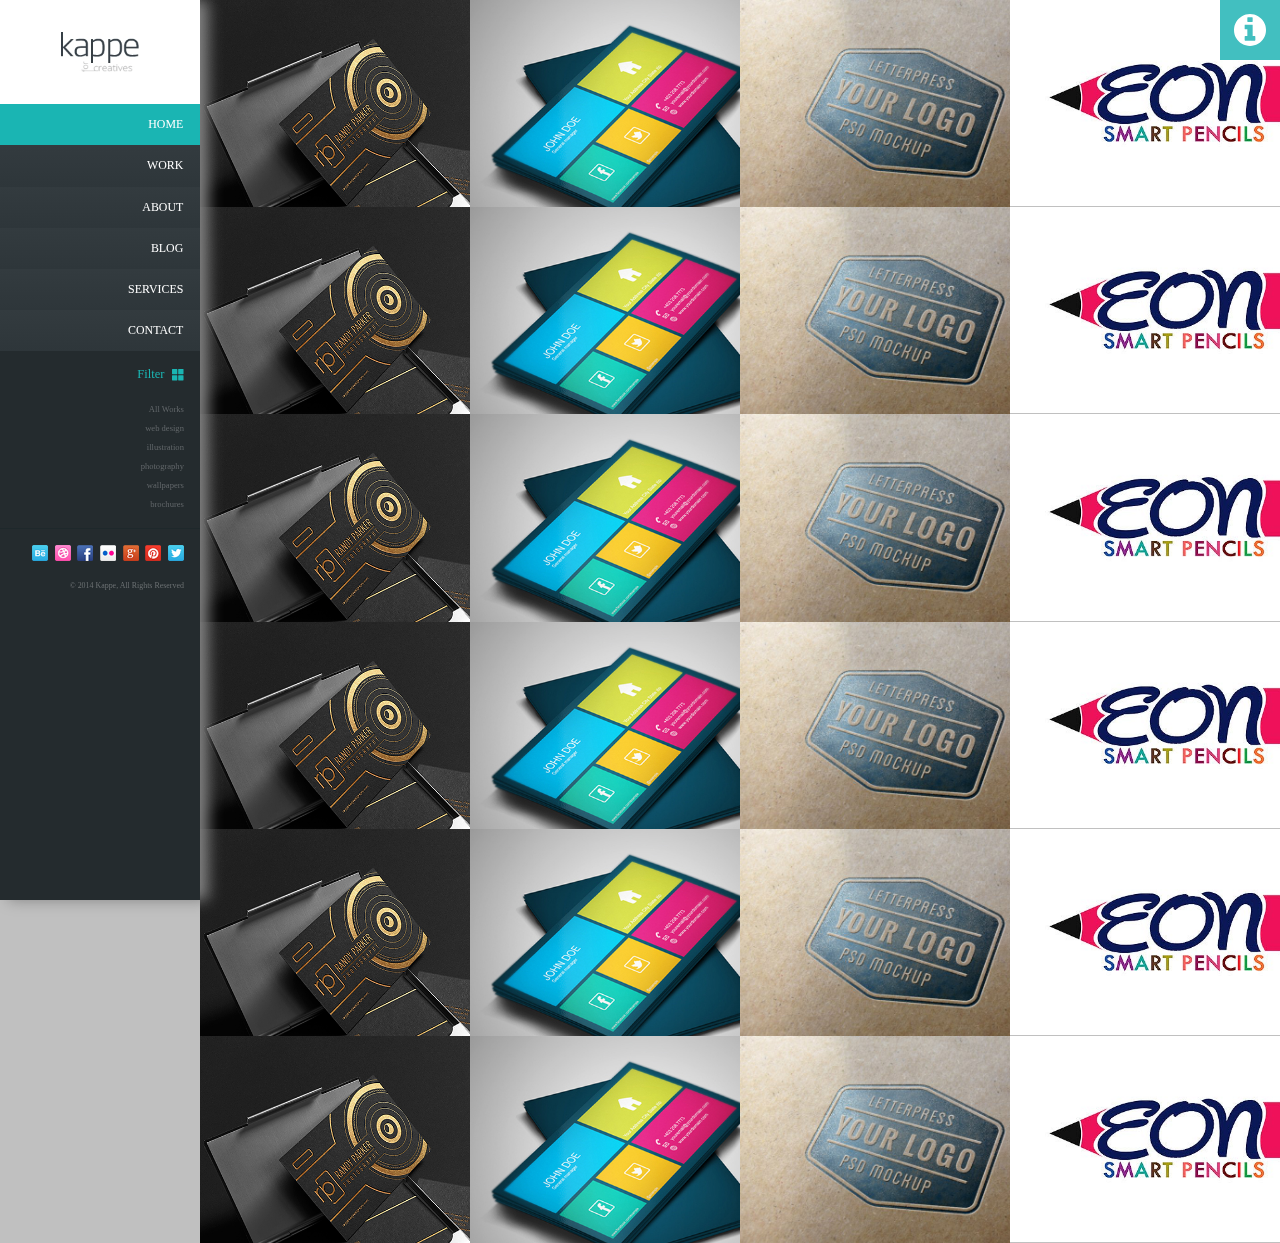
<file: Kappe/index.html>
<!DOCTYPE html>
<html lang="en">
<head>
    <meta charset="UTF-8">
    <title>Title</title>
    <link rel="stylesheet" href="css/style.css">
    <script
            src="https://code.jquery.com/jquery-3.3.1.js"
            integrity="sha256-2Kok7MbOyxpgUVvAk/HJ2jigOSYS2auK4Pfzbm7uH60="
            crossorigin="anonymous"></script>
    <script src="js/javascript.js"></script>

</head>
<body>
    <div id="info_box">
        <ul>
            <li><svg version="1.1"  xmlns="http://www.w3.org/2000/svg" xmlns:xlink="http://www.w3.org/1999/xlink" x="0px" y="0px"
	 viewBox="0 0 578.106 578.106" style="enable-background:new 0 0 578.106 578.106;" xml:space="preserve">
		<path style="fill:#fff;" d="M577.83,456.128c1.225,9.385-1.635,17.545-8.568,24.48l-81.396,80.781
			c-3.672,4.08-8.465,7.551-14.381,10.404c-5.916,2.857-11.729,4.693-17.439,5.508c-0.408,0-1.635,0.105-3.676,0.309
			c-2.037,0.203-4.689,0.307-7.953,0.307c-7.754,0-20.301-1.326-37.641-3.979s-38.555-9.182-63.645-19.584
			c-25.096-10.404-53.553-26.012-85.376-46.818c-31.823-20.805-65.688-49.367-101.592-85.68
			c-28.56-28.152-52.224-55.08-70.992-80.783c-18.768-25.705-33.864-49.471-45.288-71.299
			c-11.425-21.828-19.993-41.616-25.705-59.364S4.59,177.362,2.55,164.51s-2.856-22.95-2.448-30.294
			c0.408-7.344,0.612-11.424,0.612-12.24c0.816-5.712,2.652-11.526,5.508-17.442s6.324-10.71,10.404-14.382L98.022,8.756
			c5.712-5.712,12.24-8.568,19.584-8.568c5.304,0,9.996,1.53,14.076,4.59s7.548,6.834,10.404,11.322l65.484,124.236
			c3.672,6.528,4.692,13.668,3.06,21.42c-1.632,7.752-5.1,14.28-10.404,19.584l-29.988,29.988c-0.816,0.816-1.53,2.142-2.142,3.978
			s-0.918,3.366-0.918,4.59c1.632,8.568,5.304,18.36,11.016,29.376c4.896,9.792,12.444,21.726,22.644,35.802
			s24.684,30.293,43.452,48.653c18.36,18.77,34.68,33.354,48.96,43.76c14.277,10.4,26.215,18.053,35.803,22.949
			c9.588,4.896,16.932,7.854,22.031,8.871l7.648,1.531c0.816,0,2.145-0.307,3.979-0.918c1.836-0.613,3.162-1.326,3.979-2.143
			l34.883-35.496c7.348-6.527,15.912-9.791,25.705-9.791c6.938,0,12.443,1.223,16.523,3.672h0.611l118.115,69.768
			C571.098,441.238,576.197,447.968,577.83,456.128z"/>

</svg>9930 1234 5679</li>
            <li><svg version="1.1"  xmlns="http://www.w3.org/2000/svg" xmlns:xlink="http://www.w3.org/1999/xlink" x="0px" y="0px" viewBox="0 0 485.211 485.211"
	 xml:space="preserve">

	<path d="M485.211,363.906c0,10.637-2.992,20.498-7.785,29.174L324.225,221.67l151.54-132.584
		c5.895,9.355,9.446,20.344,9.446,32.219V363.906z M242.606,252.793l210.863-184.5c-8.653-4.737-18.397-7.642-28.908-7.642H60.651
		c-10.524,0-20.271,2.905-28.889,7.642L242.606,252.793z M301.393,241.631l-48.809,42.734c-2.855,2.487-6.41,3.729-9.978,3.729
		c-3.57,0-7.125-1.242-9.98-3.729l-48.82-42.736L28.667,415.23c9.299,5.834,20.197,9.329,31.983,9.329h363.911
		c11.784,0,22.687-3.495,31.983-9.329L301.393,241.631z M9.448,89.085C3.554,98.44,0,109.429,0,121.305v242.602
		c0,10.637,2.978,20.498,7.789,29.174l153.183-171.44L9.448,89.085z"/>

</svg>
                contact@domain.com</li>
            <li>
                <svg version="1.1"  xmlns="http://www.w3.org/2000/svg" xmlns:xlink="http://www.w3.org/1999/xlink" x="0px" y="0px"
                     viewBox="0 0 27.02 27.02" style="enable-background:new 0 0 27.02 27.02;" xml:space="preserve">
	<path style="fill:#fff;" d="M3.674,24.876c0,0-0.024,0.604,0.566,0.604c0.734,0,6.811-0.008,6.811-0.008l0.01-5.581
		c0,0-0.096-0.92,0.797-0.92h2.826c1.056,0,0.991,0.92,0.991,0.92l-0.012,5.563c0,0,5.762,0,6.667,0
		c0.749,0,0.715-0.752,0.715-0.752V14.413l-9.396-8.358l-9.975,8.358C3.674,14.413,3.674,24.876,3.674,24.876z"/>
                    <path style="fill:#030104;" d="M0,13.635c0,0,0.847,1.561,2.694,0l11.038-9.338l10.349,9.28c2.138,1.542,2.939,0,2.939,0
		L13.732,1.54L0,13.635z"/>
                    <polygon style="fill:#030104;" points="23.83,4.275 21.168,4.275 21.179,7.503 23.83,9.752 	"/>
</svg>street address example</li>
        </ul>
    </div>
    <header>
        <div id="logo">
            <img src="img/header_logo.jpg" alt="">
        </div>
        
        <nav id="main_nav">
            <li><a href="index.html" class="active">Home</a></li>
            <li><a href="Work.html">Work</a></li>
            <li><a href="About.html">About</a></li>
            <li><a href="Blog.html">Blog</a></li>
            <li><a href="Services.html">Services</a></li>
            <li><a href="Contact.html">Contact</a></li>
        </nav>
        <div id="filter">
            <div id="title_filter">
                Filter
                <svg version="1.1" xmlns="http://www.w3.org/2000/svg" xmlns:xlink="http://www.w3.org/1999/xlink" x="0px" y="0px"
                     viewBox="0 0 271.673 271.673" style="enable-background:new 0 0 271.673 271.673;" xml:space="preserve">
<g>
	<g>
		<g>
			<path d="M114.939,0H10.449C4.678,0,0,4.678,0,10.449v104.49c0,5.771,4.678,10.449,10.449,10.449h104.49
				c5.771,0,10.449-4.678,10.449-10.449V10.449C125.388,4.678,120.71,0,114.939,0z"/>
            <path d="M261.224,0h-104.49c-5.771,0-10.449,4.678-10.449,10.449v104.49c0,5.771,4.678,10.449,10.449,10.449h104.49
				c5.771,0,10.449-4.678,10.449-10.449V10.449C271.673,4.678,266.995,0,261.224,0z"/>
            <path d="M114.939,146.286H10.449C4.678,146.286,0,150.964,0,156.735v104.49c0,5.771,4.678,10.449,10.449,10.449h104.49
				c5.771,0,10.449-4.678,10.449-10.449v-104.49C125.388,150.964,120.71,146.286,114.939,146.286z"/>
            <path d="M261.224,146.286h-104.49c-5.771,0-10.449,4.678-10.449,10.449v104.49c0,5.771,4.678,10.449,10.449,10.449h104.49
				c5.771,0,10.449-4.678,10.449-10.449v-104.49C271.673,150.964,266.995,146.286,261.224,146.286z"/>
		</g>
	</g>
	</g>
</svg>
            </div>
            <ul>
                <li><a href="#">All Works</a></li>
                <li><a href="#">web design</a></li>
                <li><a href="#">illustration</a></li>
                <li><a href="#">photography</a></li>
                <li><a href="#">wallpapers</a></li>
                <li><a href="#">brochures</a></li>
            </ul>

        </div>
        <div id="soc_bar">
            <a href="#"><img src="img/webicon-behance.png" alt=""></a>
            <a href="#"><img src="img/webicon-dribbble.png" alt=""></a>
            <a href="#"><img src="img/webicon-facebook.png" alt=""></a>
            <a href="#"><img src="img/webicon-flickr.png" alt=""></a>
            <a href="#"><img src="img/webicon-googleplus.png" alt=""></a>
            <a href="#"><img src="img/webicon-pinterest.png" alt=""></a>
            <a href="#"><img src="img/webicon-twitter.png" alt=""></a>
        </div>
        <p id="cop">© 2014 Kappe, All Rights Reserved</p>

    </header>
    <main>

        <div class="work_list">
            <div class="work_box">
                <img src="img/bcrandyparkerphoto-1490645192n84kg.jpg" alt="">
                <a href="#">
                    <h2>Cool App Design</h2>
                    <h3>development, mobile</h3>
                    <p class="arrow"><svg version="1.1"  xmlns="http://www.w3.org/2000/svg" xmlns:xlink="http://www.w3.org/1999/xlink" x="0px" y="0px"
	 viewBox="0 0 490.4 490.4" style="enable-background:new 0 0 490.4 490.4;" xml:space="preserve">
<g>
	<g>
		<path d="M245.2,490.4c135.2,0,245.2-110,245.2-245.2S380.4,0,245.2,0S0,110,0,245.2S110,490.4,245.2,490.4z M245.2,24.5
			c121.7,0,220.7,99,220.7,220.7s-99,220.7-220.7,220.7s-220.7-99-220.7-220.7S123.5,24.5,245.2,24.5z"/>
        <path d="M138.7,257.5h183.4l-48,48c-4.8,4.8-4.8,12.5,0,17.3c2.4,2.4,5.5,3.6,8.7,3.6s6.3-1.2,8.7-3.6l68.9-68.9
			c4.8-4.8,4.8-12.5,0-17.3l-68.9-68.9c-4.8-4.8-12.5-4.8-17.3,0s-4.8,12.5,0,17.3l48,48H138.7c-6.8,0-12.3,5.5-12.3,12.3
			C126.4,252.1,131.9,257.5,138.7,257.5z"/>
	</g>
</g>
</svg></p>
                </a>
            </div>
            <div class="work_box">
                <img src="img/creative-business-cards-19.jpg" alt="">
                <a href="#">
                    <h2>Cool App Design</h2>
                    <h3>development, mobile</h3>
                    <p class="arrow"><svg version="1.1"  xmlns="http://www.w3.org/2000/svg" xmlns:xlink="http://www.w3.org/1999/xlink" x="0px" y="0px"
	 viewBox="0 0 490.4 490.4" style="enable-background:new 0 0 490.4 490.4;" xml:space="preserve">
<g>
	<g>
		<path d="M245.2,490.4c135.2,0,245.2-110,245.2-245.2S380.4,0,245.2,0S0,110,0,245.2S110,490.4,245.2,490.4z M245.2,24.5
			c121.7,0,220.7,99,220.7,220.7s-99,220.7-220.7,220.7s-220.7-99-220.7-220.7S123.5,24.5,245.2,24.5z"/>
        <path d="M138.7,257.5h183.4l-48,48c-4.8,4.8-4.8,12.5,0,17.3c2.4,2.4,5.5,3.6,8.7,3.6s6.3-1.2,8.7-3.6l68.9-68.9
			c4.8-4.8,4.8-12.5,0-17.3l-68.9-68.9c-4.8-4.8-12.5-4.8-17.3,0s-4.8,12.5,0,17.3l48,48H138.7c-6.8,0-12.3,5.5-12.3,12.3
			C126.4,252.1,131.9,257.5,138.7,257.5z"/>
	</g>
</g>
</svg></p>
                </a>
            </div>
            <div class="work_box">
                <img src="img/letterpress-logo-mockup-1-56465.jpg" alt="">
                <a href="#">
                    <h2>Cool App Design</h2>
                    <h3>development, mobile</h3>
                    <p class="arrow"><svg version="1.1"  xmlns="http://www.w3.org/2000/svg" xmlns:xlink="http://www.w3.org/1999/xlink" x="0px" y="0px"
	 viewBox="0 0 490.4 490.4" style="enable-background:new 0 0 490.4 490.4;" xml:space="preserve">
<g>
	<g>
		<path d="M245.2,490.4c135.2,0,245.2-110,245.2-245.2S380.4,0,245.2,0S0,110,0,245.2S110,490.4,245.2,490.4z M245.2,24.5
			c121.7,0,220.7,99,220.7,220.7s-99,220.7-220.7,220.7s-220.7-99-220.7-220.7S123.5,24.5,245.2,24.5z"/>
        <path d="M138.7,257.5h183.4l-48,48c-4.8,4.8-4.8,12.5,0,17.3c2.4,2.4,5.5,3.6,8.7,3.6s6.3-1.2,8.7-3.6l68.9-68.9
			c4.8-4.8,4.8-12.5,0-17.3l-68.9-68.9c-4.8-4.8-12.5-4.8-17.3,0s-4.8,12.5,0,17.3l48,48H138.7c-6.8,0-12.3,5.5-12.3,12.3
			C126.4,252.1,131.9,257.5,138.7,257.5z"/>
	</g>
</g>
</svg></p>
                </a>
            </div>
            <div class="work_box">
                <img src="img/pencils-logo-design-india1.jpg" alt="">
                <a href="#">
                    <h2>Cool App Design</h2>
                    <h3>development, mobile</h3>
                    <p class="arrow"><svg version="1.1"  xmlns="http://www.w3.org/2000/svg" xmlns:xlink="http://www.w3.org/1999/xlink" x="0px" y="0px"
	 viewBox="0 0 490.4 490.4" style="enable-background:new 0 0 490.4 490.4;" xml:space="preserve">
<g>
	<g>
		<path d="M245.2,490.4c135.2,0,245.2-110,245.2-245.2S380.4,0,245.2,0S0,110,0,245.2S110,490.4,245.2,490.4z M245.2,24.5
			c121.7,0,220.7,99,220.7,220.7s-99,220.7-220.7,220.7s-220.7-99-220.7-220.7S123.5,24.5,245.2,24.5z"/>
        <path d="M138.7,257.5h183.4l-48,48c-4.8,4.8-4.8,12.5,0,17.3c2.4,2.4,5.5,3.6,8.7,3.6s6.3-1.2,8.7-3.6l68.9-68.9
			c4.8-4.8,4.8-12.5,0-17.3l-68.9-68.9c-4.8-4.8-12.5-4.8-17.3,0s-4.8,12.5,0,17.3l48,48H138.7c-6.8,0-12.3,5.5-12.3,12.3
			C126.4,252.1,131.9,257.5,138.7,257.5z"/>
	</g>
</g>
</svg></p>
                </a>
            </div>
        </div>
        <div class="work_list">
            <div class="work_box">
                <img src="img/bcrandyparkerphoto-1490645192n84kg.jpg" alt="">
                <a href="#">
                    <h2>Cool App Design</h2>
                    <h3>development, mobile</h3>
                    <p class="arrow"><svg version="1.1"  xmlns="http://www.w3.org/2000/svg" xmlns:xlink="http://www.w3.org/1999/xlink" x="0px" y="0px"
	 viewBox="0 0 490.4 490.4" style="enable-background:new 0 0 490.4 490.4;" xml:space="preserve">
<g>
	<g>
		<path d="M245.2,490.4c135.2,0,245.2-110,245.2-245.2S380.4,0,245.2,0S0,110,0,245.2S110,490.4,245.2,490.4z M245.2,24.5
			c121.7,0,220.7,99,220.7,220.7s-99,220.7-220.7,220.7s-220.7-99-220.7-220.7S123.5,24.5,245.2,24.5z"/>
        <path d="M138.7,257.5h183.4l-48,48c-4.8,4.8-4.8,12.5,0,17.3c2.4,2.4,5.5,3.6,8.7,3.6s6.3-1.2,8.7-3.6l68.9-68.9
			c4.8-4.8,4.8-12.5,0-17.3l-68.9-68.9c-4.8-4.8-12.5-4.8-17.3,0s-4.8,12.5,0,17.3l48,48H138.7c-6.8,0-12.3,5.5-12.3,12.3
			C126.4,252.1,131.9,257.5,138.7,257.5z"/>
	</g>
</g>
</svg></p>
                </a>
            </div>
            <div class="work_box">
                <img src="img/creative-business-cards-19.jpg" alt="">
                <a href="#">
                    <h2>Cool App Design</h2>
                    <h3>development, mobile</h3>
                    <p class="arrow"><svg version="1.1"  xmlns="http://www.w3.org/2000/svg" xmlns:xlink="http://www.w3.org/1999/xlink" x="0px" y="0px"
	 viewBox="0 0 490.4 490.4" style="enable-background:new 0 0 490.4 490.4;" xml:space="preserve">
<g>
	<g>
		<path d="M245.2,490.4c135.2,0,245.2-110,245.2-245.2S380.4,0,245.2,0S0,110,0,245.2S110,490.4,245.2,490.4z M245.2,24.5
			c121.7,0,220.7,99,220.7,220.7s-99,220.7-220.7,220.7s-220.7-99-220.7-220.7S123.5,24.5,245.2,24.5z"/>
        <path d="M138.7,257.5h183.4l-48,48c-4.8,4.8-4.8,12.5,0,17.3c2.4,2.4,5.5,3.6,8.7,3.6s6.3-1.2,8.7-3.6l68.9-68.9
			c4.8-4.8,4.8-12.5,0-17.3l-68.9-68.9c-4.8-4.8-12.5-4.8-17.3,0s-4.8,12.5,0,17.3l48,48H138.7c-6.8,0-12.3,5.5-12.3,12.3
			C126.4,252.1,131.9,257.5,138.7,257.5z"/>
	</g>
</g>
</svg></p>
                </a>
            </div>
            <div class="work_box">
                <img src="img/letterpress-logo-mockup-1-56465.jpg" alt="">
                <a href="#">
                    <h2>Cool App Design</h2>
                    <h3>development, mobile</h3>
                    <p class="arrow"><svg version="1.1"  xmlns="http://www.w3.org/2000/svg" xmlns:xlink="http://www.w3.org/1999/xlink" x="0px" y="0px"
	 viewBox="0 0 490.4 490.4" style="enable-background:new 0 0 490.4 490.4;" xml:space="preserve">
<g>
	<g>
		<path d="M245.2,490.4c135.2,0,245.2-110,245.2-245.2S380.4,0,245.2,0S0,110,0,245.2S110,490.4,245.2,490.4z M245.2,24.5
			c121.7,0,220.7,99,220.7,220.7s-99,220.7-220.7,220.7s-220.7-99-220.7-220.7S123.5,24.5,245.2,24.5z"/>
        <path d="M138.7,257.5h183.4l-48,48c-4.8,4.8-4.8,12.5,0,17.3c2.4,2.4,5.5,3.6,8.7,3.6s6.3-1.2,8.7-3.6l68.9-68.9
			c4.8-4.8,4.8-12.5,0-17.3l-68.9-68.9c-4.8-4.8-12.5-4.8-17.3,0s-4.8,12.5,0,17.3l48,48H138.7c-6.8,0-12.3,5.5-12.3,12.3
			C126.4,252.1,131.9,257.5,138.7,257.5z"/>
	</g>
</g>
</svg></p>
                </a>
            </div>
            <div class="work_box">
                <img src="img/pencils-logo-design-india1.jpg" alt="">
                <a href="#">
                    <h2>Cool App Design</h2>
                    <h3>development, mobile</h3>
                    <p class="arrow"><svg version="1.1"  xmlns="http://www.w3.org/2000/svg" xmlns:xlink="http://www.w3.org/1999/xlink" x="0px" y="0px"
	 viewBox="0 0 490.4 490.4" style="enable-background:new 0 0 490.4 490.4;" xml:space="preserve">
<g>
	<g>
		<path d="M245.2,490.4c135.2,0,245.2-110,245.2-245.2S380.4,0,245.2,0S0,110,0,245.2S110,490.4,245.2,490.4z M245.2,24.5
			c121.7,0,220.7,99,220.7,220.7s-99,220.7-220.7,220.7s-220.7-99-220.7-220.7S123.5,24.5,245.2,24.5z"/>
        <path d="M138.7,257.5h183.4l-48,48c-4.8,4.8-4.8,12.5,0,17.3c2.4,2.4,5.5,3.6,8.7,3.6s6.3-1.2,8.7-3.6l68.9-68.9
			c4.8-4.8,4.8-12.5,0-17.3l-68.9-68.9c-4.8-4.8-12.5-4.8-17.3,0s-4.8,12.5,0,17.3l48,48H138.7c-6.8,0-12.3,5.5-12.3,12.3
			C126.4,252.1,131.9,257.5,138.7,257.5z"/>
	</g>
</g>
</svg></p>
                </a>
            </div>
        </div>
        <div class="work_list">
            <div class="work_box">
                <img src="img/bcrandyparkerphoto-1490645192n84kg.jpg" alt="">
                <a href="#">
                    <h2>Cool App Design</h2>
                    <h3>development, mobile</h3>
                    <p class="arrow"><svg version="1.1"  xmlns="http://www.w3.org/2000/svg" xmlns:xlink="http://www.w3.org/1999/xlink" x="0px" y="0px"
	 viewBox="0 0 490.4 490.4" style="enable-background:new 0 0 490.4 490.4;" xml:space="preserve">
<g>
	<g>
		<path d="M245.2,490.4c135.2,0,245.2-110,245.2-245.2S380.4,0,245.2,0S0,110,0,245.2S110,490.4,245.2,490.4z M245.2,24.5
			c121.7,0,220.7,99,220.7,220.7s-99,220.7-220.7,220.7s-220.7-99-220.7-220.7S123.5,24.5,245.2,24.5z"/>
        <path d="M138.7,257.5h183.4l-48,48c-4.8,4.8-4.8,12.5,0,17.3c2.4,2.4,5.5,3.6,8.7,3.6s6.3-1.2,8.7-3.6l68.9-68.9
			c4.8-4.8,4.8-12.5,0-17.3l-68.9-68.9c-4.8-4.8-12.5-4.8-17.3,0s-4.8,12.5,0,17.3l48,48H138.7c-6.8,0-12.3,5.5-12.3,12.3
			C126.4,252.1,131.9,257.5,138.7,257.5z"/>
	</g>
</g>
</svg></p>
                </a>
            </div>
            <div class="work_box">
                <img src="img/creative-business-cards-19.jpg" alt="">
                <a href="#">
                    <h2>Cool App Design</h2>
                    <h3>development, mobile</h3>
                    <p class="arrow"><svg version="1.1"  xmlns="http://www.w3.org/2000/svg" xmlns:xlink="http://www.w3.org/1999/xlink" x="0px" y="0px"
	 viewBox="0 0 490.4 490.4" style="enable-background:new 0 0 490.4 490.4;" xml:space="preserve">
<g>
	<g>
		<path d="M245.2,490.4c135.2,0,245.2-110,245.2-245.2S380.4,0,245.2,0S0,110,0,245.2S110,490.4,245.2,490.4z M245.2,24.5
			c121.7,0,220.7,99,220.7,220.7s-99,220.7-220.7,220.7s-220.7-99-220.7-220.7S123.5,24.5,245.2,24.5z"/>
        <path d="M138.7,257.5h183.4l-48,48c-4.8,4.8-4.8,12.5,0,17.3c2.4,2.4,5.5,3.6,8.7,3.6s6.3-1.2,8.7-3.6l68.9-68.9
			c4.8-4.8,4.8-12.5,0-17.3l-68.9-68.9c-4.8-4.8-12.5-4.8-17.3,0s-4.8,12.5,0,17.3l48,48H138.7c-6.8,0-12.3,5.5-12.3,12.3
			C126.4,252.1,131.9,257.5,138.7,257.5z"/>
	</g>
</g>
</svg></p>
                </a>
            </div>
            <div class="work_box">
                <img src="img/letterpress-logo-mockup-1-56465.jpg" alt="">
                <a href="#">
                    <h2>Cool App Design</h2>
                    <h3>development, mobile</h3>
                    <p class="arrow"><svg version="1.1"  xmlns="http://www.w3.org/2000/svg" xmlns:xlink="http://www.w3.org/1999/xlink" x="0px" y="0px"
	 viewBox="0 0 490.4 490.4" style="enable-background:new 0 0 490.4 490.4;" xml:space="preserve">
<g>
	<g>
		<path d="M245.2,490.4c135.2,0,245.2-110,245.2-245.2S380.4,0,245.2,0S0,110,0,245.2S110,490.4,245.2,490.4z M245.2,24.5
			c121.7,0,220.7,99,220.7,220.7s-99,220.7-220.7,220.7s-220.7-99-220.7-220.7S123.5,24.5,245.2,24.5z"/>
        <path d="M138.7,257.5h183.4l-48,48c-4.8,4.8-4.8,12.5,0,17.3c2.4,2.4,5.5,3.6,8.7,3.6s6.3-1.2,8.7-3.6l68.9-68.9
			c4.8-4.8,4.8-12.5,0-17.3l-68.9-68.9c-4.8-4.8-12.5-4.8-17.3,0s-4.8,12.5,0,17.3l48,48H138.7c-6.8,0-12.3,5.5-12.3,12.3
			C126.4,252.1,131.9,257.5,138.7,257.5z"/>
	</g>
</g>
</svg></p>
                </a>
            </div>
            <div class="work_box">
                <img src="img/pencils-logo-design-india1.jpg" alt="">
                <a href="#">
                    <h2>Cool App Design</h2>
                    <h3>development, mobile</h3>
                    <p class="arrow"><svg version="1.1"  xmlns="http://www.w3.org/2000/svg" xmlns:xlink="http://www.w3.org/1999/xlink" x="0px" y="0px"
	 viewBox="0 0 490.4 490.4" style="enable-background:new 0 0 490.4 490.4;" xml:space="preserve">
<g>
	<g>
		<path d="M245.2,490.4c135.2,0,245.2-110,245.2-245.2S380.4,0,245.2,0S0,110,0,245.2S110,490.4,245.2,490.4z M245.2,24.5
			c121.7,0,220.7,99,220.7,220.7s-99,220.7-220.7,220.7s-220.7-99-220.7-220.7S123.5,24.5,245.2,24.5z"/>
        <path d="M138.7,257.5h183.4l-48,48c-4.8,4.8-4.8,12.5,0,17.3c2.4,2.4,5.5,3.6,8.7,3.6s6.3-1.2,8.7-3.6l68.9-68.9
			c4.8-4.8,4.8-12.5,0-17.3l-68.9-68.9c-4.8-4.8-12.5-4.8-17.3,0s-4.8,12.5,0,17.3l48,48H138.7c-6.8,0-12.3,5.5-12.3,12.3
			C126.4,252.1,131.9,257.5,138.7,257.5z"/>
	</g>
</g>
</svg></p>
                </a>
            </div>
        </div>
        <div class="work_list">
            <div class="work_box">
                <img src="img/bcrandyparkerphoto-1490645192n84kg.jpg" alt="">
                <a href="#">
                    <h2>Cool App Design</h2>
                    <h3>development, mobile</h3>
                    <p class="arrow"><svg version="1.1"  xmlns="http://www.w3.org/2000/svg" xmlns:xlink="http://www.w3.org/1999/xlink" x="0px" y="0px"
	 viewBox="0 0 490.4 490.4" style="enable-background:new 0 0 490.4 490.4;" xml:space="preserve">
<g>
	<g>
		<path d="M245.2,490.4c135.2,0,245.2-110,245.2-245.2S380.4,0,245.2,0S0,110,0,245.2S110,490.4,245.2,490.4z M245.2,24.5
			c121.7,0,220.7,99,220.7,220.7s-99,220.7-220.7,220.7s-220.7-99-220.7-220.7S123.5,24.5,245.2,24.5z"/>
        <path d="M138.7,257.5h183.4l-48,48c-4.8,4.8-4.8,12.5,0,17.3c2.4,2.4,5.5,3.6,8.7,3.6s6.3-1.2,8.7-3.6l68.9-68.9
			c4.8-4.8,4.8-12.5,0-17.3l-68.9-68.9c-4.8-4.8-12.5-4.8-17.3,0s-4.8,12.5,0,17.3l48,48H138.7c-6.8,0-12.3,5.5-12.3,12.3
			C126.4,252.1,131.9,257.5,138.7,257.5z"/>
	</g>
</g>
</svg></p>
                </a>
            </div>
            <div class="work_box">
                <img src="img/creative-business-cards-19.jpg" alt="">
                <a href="#">
                    <h2>Cool App Design</h2>
                    <h3>development, mobile</h3>
                    <p class="arrow"><svg version="1.1"  xmlns="http://www.w3.org/2000/svg" xmlns:xlink="http://www.w3.org/1999/xlink" x="0px" y="0px"
	 viewBox="0 0 490.4 490.4" style="enable-background:new 0 0 490.4 490.4;" xml:space="preserve">
<g>
	<g>
		<path d="M245.2,490.4c135.2,0,245.2-110,245.2-245.2S380.4,0,245.2,0S0,110,0,245.2S110,490.4,245.2,490.4z M245.2,24.5
			c121.7,0,220.7,99,220.7,220.7s-99,220.7-220.7,220.7s-220.7-99-220.7-220.7S123.5,24.5,245.2,24.5z"/>
        <path d="M138.7,257.5h183.4l-48,48c-4.8,4.8-4.8,12.5,0,17.3c2.4,2.4,5.5,3.6,8.7,3.6s6.3-1.2,8.7-3.6l68.9-68.9
			c4.8-4.8,4.8-12.5,0-17.3l-68.9-68.9c-4.8-4.8-12.5-4.8-17.3,0s-4.8,12.5,0,17.3l48,48H138.7c-6.8,0-12.3,5.5-12.3,12.3
			C126.4,252.1,131.9,257.5,138.7,257.5z"/>
	</g>
</g>
</svg></p>
                </a>
            </div>
            <div class="work_box">
                <img src="img/letterpress-logo-mockup-1-56465.jpg" alt="">
                <a href="#">
                    <h2>Cool App Design</h2>
                    <h3>development, mobile</h3>
                    <p class="arrow"><svg version="1.1"  xmlns="http://www.w3.org/2000/svg" xmlns:xlink="http://www.w3.org/1999/xlink" x="0px" y="0px"
	 viewBox="0 0 490.4 490.4" style="enable-background:new 0 0 490.4 490.4;" xml:space="preserve">
<g>
	<g>
		<path d="M245.2,490.4c135.2,0,245.2-110,245.2-245.2S380.4,0,245.2,0S0,110,0,245.2S110,490.4,245.2,490.4z M245.2,24.5
			c121.7,0,220.7,99,220.7,220.7s-99,220.7-220.7,220.7s-220.7-99-220.7-220.7S123.5,24.5,245.2,24.5z"/>
        <path d="M138.7,257.5h183.4l-48,48c-4.8,4.8-4.8,12.5,0,17.3c2.4,2.4,5.5,3.6,8.7,3.6s6.3-1.2,8.7-3.6l68.9-68.9
			c4.8-4.8,4.8-12.5,0-17.3l-68.9-68.9c-4.8-4.8-12.5-4.8-17.3,0s-4.8,12.5,0,17.3l48,48H138.7c-6.8,0-12.3,5.5-12.3,12.3
			C126.4,252.1,131.9,257.5,138.7,257.5z"/>
	</g>
</g>
</svg></p>
                </a>
            </div>
            <div class="work_box">
                <img src="img/pencils-logo-design-india1.jpg" alt="">
                <a href="#">
                    <h2>Cool App Design</h2>
                    <h3>development, mobile</h3>
                    <p class="arrow"><svg version="1.1"  xmlns="http://www.w3.org/2000/svg" xmlns:xlink="http://www.w3.org/1999/xlink" x="0px" y="0px"
	 viewBox="0 0 490.4 490.4" style="enable-background:new 0 0 490.4 490.4;" xml:space="preserve">
<g>
	<g>
		<path d="M245.2,490.4c135.2,0,245.2-110,245.2-245.2S380.4,0,245.2,0S0,110,0,245.2S110,490.4,245.2,490.4z M245.2,24.5
			c121.7,0,220.7,99,220.7,220.7s-99,220.7-220.7,220.7s-220.7-99-220.7-220.7S123.5,24.5,245.2,24.5z"/>
        <path d="M138.7,257.5h183.4l-48,48c-4.8,4.8-4.8,12.5,0,17.3c2.4,2.4,5.5,3.6,8.7,3.6s6.3-1.2,8.7-3.6l68.9-68.9
			c4.8-4.8,4.8-12.5,0-17.3l-68.9-68.9c-4.8-4.8-12.5-4.8-17.3,0s-4.8,12.5,0,17.3l48,48H138.7c-6.8,0-12.3,5.5-12.3,12.3
			C126.4,252.1,131.9,257.5,138.7,257.5z"/>
	</g>
</g>
</svg></p>
                </a>
            </div>
        </div>
        <div class="work_list">
            <div class="work_box">
                <img src="img/bcrandyparkerphoto-1490645192n84kg.jpg" alt="">
                <a href="#">
                    <h2>Cool App Design</h2>
                    <h3>development, mobile</h3>
                    <p class="arrow"><svg version="1.1"  xmlns="http://www.w3.org/2000/svg" xmlns:xlink="http://www.w3.org/1999/xlink" x="0px" y="0px"
	 viewBox="0 0 490.4 490.4" style="enable-background:new 0 0 490.4 490.4;" xml:space="preserve">
<g>
	<g>
		<path d="M245.2,490.4c135.2,0,245.2-110,245.2-245.2S380.4,0,245.2,0S0,110,0,245.2S110,490.4,245.2,490.4z M245.2,24.5
			c121.7,0,220.7,99,220.7,220.7s-99,220.7-220.7,220.7s-220.7-99-220.7-220.7S123.5,24.5,245.2,24.5z"/>
        <path d="M138.7,257.5h183.4l-48,48c-4.8,4.8-4.8,12.5,0,17.3c2.4,2.4,5.5,3.6,8.7,3.6s6.3-1.2,8.7-3.6l68.9-68.9
			c4.8-4.8,4.8-12.5,0-17.3l-68.9-68.9c-4.8-4.8-12.5-4.8-17.3,0s-4.8,12.5,0,17.3l48,48H138.7c-6.8,0-12.3,5.5-12.3,12.3
			C126.4,252.1,131.9,257.5,138.7,257.5z"/>
	</g>
</g>
</svg></p>
                </a>
            </div>
            <div class="work_box">
                <img src="img/creative-business-cards-19.jpg" alt="">
                <a href="#">
                    <h2>Cool App Design</h2>
                    <h3>development, mobile</h3>
                    <p class="arrow"><svg version="1.1"  xmlns="http://www.w3.org/2000/svg" xmlns:xlink="http://www.w3.org/1999/xlink" x="0px" y="0px"
	 viewBox="0 0 490.4 490.4" style="enable-background:new 0 0 490.4 490.4;" xml:space="preserve">
<g>
	<g>
		<path d="M245.2,490.4c135.2,0,245.2-110,245.2-245.2S380.4,0,245.2,0S0,110,0,245.2S110,490.4,245.2,490.4z M245.2,24.5
			c121.7,0,220.7,99,220.7,220.7s-99,220.7-220.7,220.7s-220.7-99-220.7-220.7S123.5,24.5,245.2,24.5z"/>
        <path d="M138.7,257.5h183.4l-48,48c-4.8,4.8-4.8,12.5,0,17.3c2.4,2.4,5.5,3.6,8.7,3.6s6.3-1.2,8.7-3.6l68.9-68.9
			c4.8-4.8,4.8-12.5,0-17.3l-68.9-68.9c-4.8-4.8-12.5-4.8-17.3,0s-4.8,12.5,0,17.3l48,48H138.7c-6.8,0-12.3,5.5-12.3,12.3
			C126.4,252.1,131.9,257.5,138.7,257.5z"/>
	</g>
</g>
</svg></p>
                </a>
            </div>
            <div class="work_box">
                <img src="img/letterpress-logo-mockup-1-56465.jpg" alt="">
                <a href="#">
                    <h2>Cool App Design</h2>
                    <h3>development, mobile</h3>
                    <p class="arrow"><svg version="1.1"  xmlns="http://www.w3.org/2000/svg" xmlns:xlink="http://www.w3.org/1999/xlink" x="0px" y="0px"
	 viewBox="0 0 490.4 490.4" style="enable-background:new 0 0 490.4 490.4;" xml:space="preserve">
<g>
	<g>
		<path d="M245.2,490.4c135.2,0,245.2-110,245.2-245.2S380.4,0,245.2,0S0,110,0,245.2S110,490.4,245.2,490.4z M245.2,24.5
			c121.7,0,220.7,99,220.7,220.7s-99,220.7-220.7,220.7s-220.7-99-220.7-220.7S123.5,24.5,245.2,24.5z"/>
        <path d="M138.7,257.5h183.4l-48,48c-4.8,4.8-4.8,12.5,0,17.3c2.4,2.4,5.5,3.6,8.7,3.6s6.3-1.2,8.7-3.6l68.9-68.9
			c4.8-4.8,4.8-12.5,0-17.3l-68.9-68.9c-4.8-4.8-12.5-4.8-17.3,0s-4.8,12.5,0,17.3l48,48H138.7c-6.8,0-12.3,5.5-12.3,12.3
			C126.4,252.1,131.9,257.5,138.7,257.5z"/>
	</g>
</g>
</svg></p>
                </a>
            </div>
            <div class="work_box">
                <img src="img/pencils-logo-design-india1.jpg" alt="">
                <a href="#">
                    <h2>Cool App Design</h2>
                    <h3>development, mobile</h3>
                    <p class="arrow"><svg version="1.1"  xmlns="http://www.w3.org/2000/svg" xmlns:xlink="http://www.w3.org/1999/xlink" x="0px" y="0px"
	 viewBox="0 0 490.4 490.4" style="enable-background:new 0 0 490.4 490.4;" xml:space="preserve">
<g>
	<g>
		<path d="M245.2,490.4c135.2,0,245.2-110,245.2-245.2S380.4,0,245.2,0S0,110,0,245.2S110,490.4,245.2,490.4z M245.2,24.5
			c121.7,0,220.7,99,220.7,220.7s-99,220.7-220.7,220.7s-220.7-99-220.7-220.7S123.5,24.5,245.2,24.5z"/>
        <path d="M138.7,257.5h183.4l-48,48c-4.8,4.8-4.8,12.5,0,17.3c2.4,2.4,5.5,3.6,8.7,3.6s6.3-1.2,8.7-3.6l68.9-68.9
			c4.8-4.8,4.8-12.5,0-17.3l-68.9-68.9c-4.8-4.8-12.5-4.8-17.3,0s-4.8,12.5,0,17.3l48,48H138.7c-6.8,0-12.3,5.5-12.3,12.3
			C126.4,252.1,131.9,257.5,138.7,257.5z"/>
	</g>
</g>
</svg></p>
                </a>
            </div>
        </div>
        <div class="work_list">
            <div class="work_box">
                <img src="img/bcrandyparkerphoto-1490645192n84kg.jpg" alt="">
                <a href="#">
                    <h2>Cool App Design</h2>
                    <h3>development, mobile</h3>
                    <p class="arrow"><svg version="1.1"  xmlns="http://www.w3.org/2000/svg" xmlns:xlink="http://www.w3.org/1999/xlink" x="0px" y="0px"
	 viewBox="0 0 490.4 490.4" style="enable-background:new 0 0 490.4 490.4;" xml:space="preserve">
<g>
	<g>
		<path d="M245.2,490.4c135.2,0,245.2-110,245.2-245.2S380.4,0,245.2,0S0,110,0,245.2S110,490.4,245.2,490.4z M245.2,24.5
			c121.7,0,220.7,99,220.7,220.7s-99,220.7-220.7,220.7s-220.7-99-220.7-220.7S123.5,24.5,245.2,24.5z"/>
        <path d="M138.7,257.5h183.4l-48,48c-4.8,4.8-4.8,12.5,0,17.3c2.4,2.4,5.5,3.6,8.7,3.6s6.3-1.2,8.7-3.6l68.9-68.9
			c4.8-4.8,4.8-12.5,0-17.3l-68.9-68.9c-4.8-4.8-12.5-4.8-17.3,0s-4.8,12.5,0,17.3l48,48H138.7c-6.8,0-12.3,5.5-12.3,12.3
			C126.4,252.1,131.9,257.5,138.7,257.5z"/>
	</g>
</g>
</svg></p>
                </a>
            </div>
            <div class="work_box">
                <img src="img/creative-business-cards-19.jpg" alt="">
                <a href="#">
                    <h2>Cool App Design</h2>
                    <h3>development, mobile</h3>
                    <p class="arrow"><svg version="1.1"  xmlns="http://www.w3.org/2000/svg" xmlns:xlink="http://www.w3.org/1999/xlink" x="0px" y="0px"
	 viewBox="0 0 490.4 490.4" style="enable-background:new 0 0 490.4 490.4;" xml:space="preserve">
<g>
	<g>
		<path d="M245.2,490.4c135.2,0,245.2-110,245.2-245.2S380.4,0,245.2,0S0,110,0,245.2S110,490.4,245.2,490.4z M245.2,24.5
			c121.7,0,220.7,99,220.7,220.7s-99,220.7-220.7,220.7s-220.7-99-220.7-220.7S123.5,24.5,245.2,24.5z"/>
        <path d="M138.7,257.5h183.4l-48,48c-4.8,4.8-4.8,12.5,0,17.3c2.4,2.4,5.5,3.6,8.7,3.6s6.3-1.2,8.7-3.6l68.9-68.9
			c4.8-4.8,4.8-12.5,0-17.3l-68.9-68.9c-4.8-4.8-12.5-4.8-17.3,0s-4.8,12.5,0,17.3l48,48H138.7c-6.8,0-12.3,5.5-12.3,12.3
			C126.4,252.1,131.9,257.5,138.7,257.5z"/>
	</g>
</g>
</svg></p>
                </a>
            </div>
            <div class="work_box">
                <img src="img/letterpress-logo-mockup-1-56465.jpg" alt="">
                <a href="#">
                    <h2>Cool App Design</h2>
                    <h3>development, mobile</h3>
                    <p class="arrow"><svg version="1.1"  xmlns="http://www.w3.org/2000/svg" xmlns:xlink="http://www.w3.org/1999/xlink" x="0px" y="0px"
	 viewBox="0 0 490.4 490.4" style="enable-background:new 0 0 490.4 490.4;" xml:space="preserve">
<g>
	<g>
		<path d="M245.2,490.4c135.2,0,245.2-110,245.2-245.2S380.4,0,245.2,0S0,110,0,245.2S110,490.4,245.2,490.4z M245.2,24.5
			c121.7,0,220.7,99,220.7,220.7s-99,220.7-220.7,220.7s-220.7-99-220.7-220.7S123.5,24.5,245.2,24.5z"/>
        <path d="M138.7,257.5h183.4l-48,48c-4.8,4.8-4.8,12.5,0,17.3c2.4,2.4,5.5,3.6,8.7,3.6s6.3-1.2,8.7-3.6l68.9-68.9
			c4.8-4.8,4.8-12.5,0-17.3l-68.9-68.9c-4.8-4.8-12.5-4.8-17.3,0s-4.8,12.5,0,17.3l48,48H138.7c-6.8,0-12.3,5.5-12.3,12.3
			C126.4,252.1,131.9,257.5,138.7,257.5z"/>
	</g>
</g>
</svg></p>
                </a>
            </div>
            <div class="work_box">
                <img src="img/pencils-logo-design-india1.jpg" alt="">
                <a href="#">
                    <h2>Cool App Design</h2>
                    <h3>development, mobile</h3>
                    <p class="arrow"><svg version="1.1"  xmlns="http://www.w3.org/2000/svg" xmlns:xlink="http://www.w3.org/1999/xlink" x="0px" y="0px"
	 viewBox="0 0 490.4 490.4" style="enable-background:new 0 0 490.4 490.4;" xml:space="preserve">
<g>
	<g>
		<path d="M245.2,490.4c135.2,0,245.2-110,245.2-245.2S380.4,0,245.2,0S0,110,0,245.2S110,490.4,245.2,490.4z M245.2,24.5
			c121.7,0,220.7,99,220.7,220.7s-99,220.7-220.7,220.7s-220.7-99-220.7-220.7S123.5,24.5,245.2,24.5z"/>
        <path d="M138.7,257.5h183.4l-48,48c-4.8,4.8-4.8,12.5,0,17.3c2.4,2.4,5.5,3.6,8.7,3.6s6.3-1.2,8.7-3.6l68.9-68.9
			c4.8-4.8,4.8-12.5,0-17.3l-68.9-68.9c-4.8-4.8-12.5-4.8-17.3,0s-4.8,12.5,0,17.3l48,48H138.7c-6.8,0-12.3,5.5-12.3,12.3
			C126.4,252.1,131.9,257.5,138.7,257.5z"/>
	</g>
</g>
</svg></p>
                </a>
            </div>
        </div>

    </main>
    <div id="info">
        <svg version="1.1"  xmlns="http://www.w3.org/2000/svg" xmlns:xlink="http://www.w3.org/1999/xlink" x="0px" y="0px"
              viewBox="0 0 438.533 438.533" style="enable-background:new 0 0 438.533 438.533;"
             xml:space="preserve">
<g>
	<path d="M409.133,109.203c-19.608-33.592-46.205-60.189-79.798-79.796C295.736,9.801,259.058,0,219.273,0
		c-39.781,0-76.47,9.801-110.063,29.407c-33.595,19.604-60.192,46.201-79.8,79.796C9.801,142.8,0,179.489,0,219.267
		c0,39.78,9.804,76.463,29.407,110.062c19.607,33.592,46.204,60.189,79.799,79.798c33.597,19.605,70.283,29.407,110.063,29.407
		s76.47-9.802,110.065-29.407c33.593-19.602,60.189-46.206,79.795-79.798c19.603-33.596,29.403-70.284,29.403-110.062
		C438.533,179.485,428.732,142.795,409.133,109.203z M182.727,54.813c0-2.666,0.855-4.853,2.57-6.565
		c1.712-1.711,3.903-2.57,6.567-2.57h54.82c2.662,0,4.853,0.859,6.561,2.57c1.711,1.712,2.573,3.899,2.573,6.565v45.682
		c0,2.664-0.862,4.854-2.573,6.564c-1.708,1.712-3.898,2.568-6.561,2.568h-54.82c-2.664,0-4.854-0.856-6.567-2.568
		c-1.715-1.709-2.57-3.9-2.57-6.564V54.813z M292.359,356.309c0,2.662-0.863,4.853-2.57,6.561c-1.704,1.714-3.895,2.57-6.563,2.57
		H155.317c-2.667,0-4.854-0.856-6.567-2.57c-1.712-1.708-2.568-3.898-2.568-6.564v-45.682c0-2.67,0.856-4.853,2.568-6.567
		c1.713-1.708,3.903-2.57,6.567-2.57h27.41v-91.358h-27.41c-2.667,0-4.853-0.855-6.567-2.568c-1.712-1.711-2.568-3.901-2.568-6.567
		v-45.679c0-2.666,0.856-4.853,2.568-6.567c1.715-1.713,3.905-2.568,6.567-2.568h91.367c2.662,0,4.853,0.855,6.561,2.568
		c1.711,1.714,2.573,3.901,2.573,6.567v146.179h27.401c2.669,0,4.859,0.855,6.57,2.566c1.704,1.712,2.566,3.901,2.566,6.567v45.683
		H292.359z"/>
</g>
</svg>
    </div>

</body>
</html>
</file>
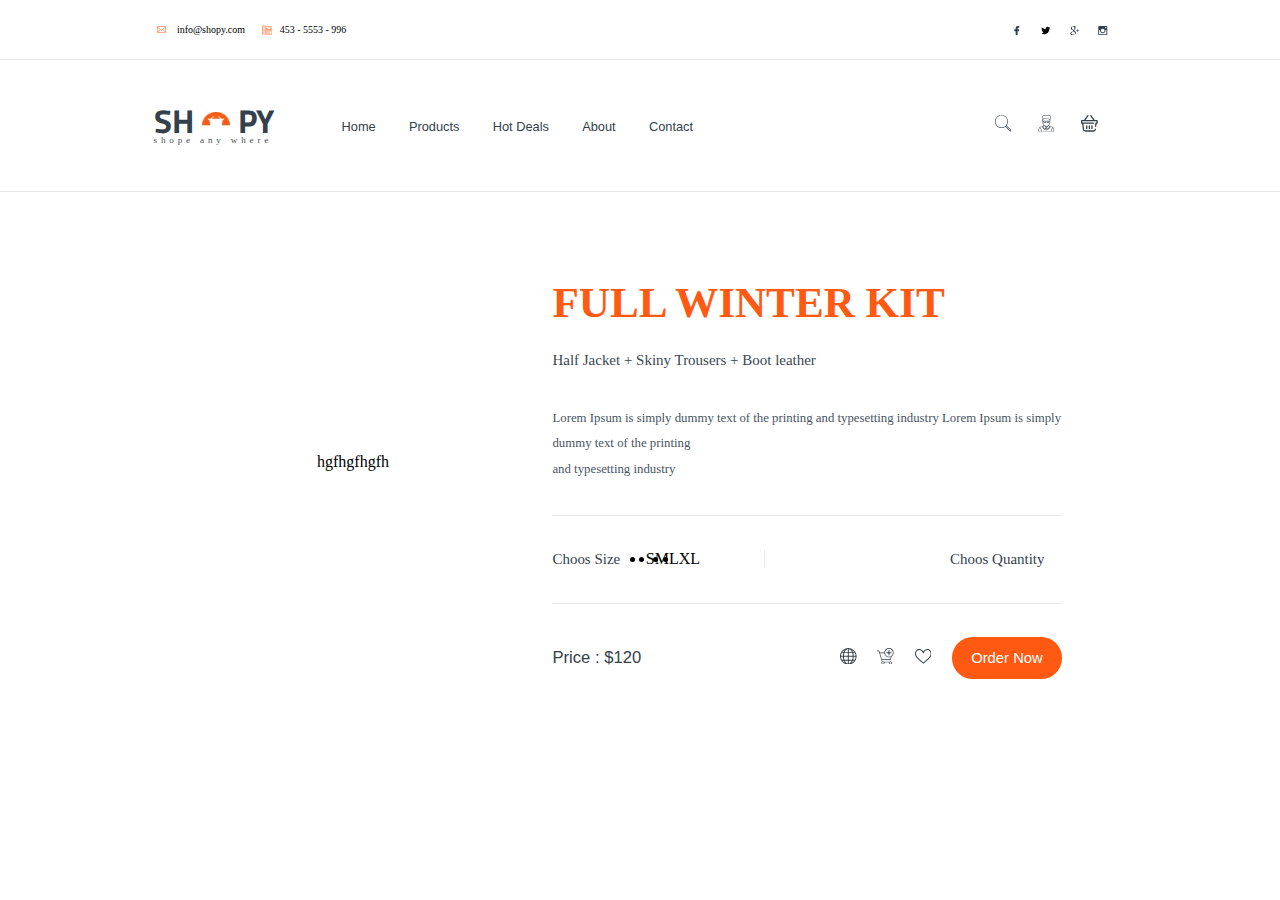
<file: Product Show/index.html>
<!DOCTYPE html>
<html lang="en">
<head>
    <meta charset="UTF-8">
    <title>SHOPY</title>
    <link rel="stylesheet" href="css/style.css">

</head>
<body>
        <header>
            <div class="header_link wrap">
                <div class="header_link__connection wrap">
                    <div class="email wrap">
                        <svg version="1.1" xmlns="http://www.w3.org/2000/svg" xmlns:xlink="http://www.w3.org/1999/xlink" x="0px" y="0px"
                             viewBox="0 0 485.411 485.411" style="enable-background:new 0 0 485.411 485.411;" xml:space="preserve">
	<path d="M0,81.824v321.763h485.411V81.824H0z M242.708,280.526L43.612,105.691h398.187L242.708,280.526z
		 M163.397,242.649L23.867,365.178V120.119L163.397,242.649z M181.482,258.533l61.22,53.762l61.22-53.762L441.924,379.72H43.487
		L181.482,258.533z M322.008,242.655l139.535-122.536v245.059L322.008,242.655z"/>
</svg>
                        <p>info@shopy.com</p>
                    </div>
                    <div class="phone wrap">
                        <svg viewBox="-8 0 480 480" xmlns="http://www.w3.org/2000/svg"><path d="m424 48h-264v-24c0-13.253906-10.746094-24-24-24h-80c-13.253906 0-24 10.746094-24 24v24h-16c-8.835938 0-16 7.164062-16 16v400c0 8.835938 7.164062 16 16 16h432c8.835938 0 16-7.164062 16-16v-376c-.027344-22.082031-17.917969-39.972656-40-40zm-376-24c0-4.417969 3.582031-8 8-8h80c4.417969 0 8 3.582031 8 8v392h-96zm400 440h-432v-400h16v352c0 8.835938 7.164062 16 16 16h96c8.835938 0 16-7.164062 16-16v-352h264c13.253906 0 24 10.746094 24 24zm0 0"/><path d="m416 80h-224c-8.835938 0-16 7.164062-16 16v112c0 8.835938 7.164062 16 16 16h224c8.835938 0 16-7.164062 16-16v-112c0-8.835938-7.164062-16-16-16zm-224 128v-112h224v112zm0 0"/><path d="m272 184h-56v-72c0-4.417969-3.582031-8-8-8s-8 3.582031-8 8v80c-.023438 2.128906.8125 4.175781 2.320312 5.679688 1.503907 1.507812 3.550782 2.34375 5.679688 2.320312h64c4.417969 0 8-3.582031 8-8s-3.582031-8-8-8zm0 0"/><path d="m264 112c0 4.417969-3.582031 8-8 8s-8-3.582031-8-8 3.582031-8 8-8 8 3.582031 8 8zm0 0"/><path d="m376 112c0-4.417969-3.582031-8-8-8h-80c-4.417969 0-8 3.582031-8 8s3.582031 8 8 8h80c4.417969 0 8-3.582031 8-8zm0 0"/><path d="m312 192c0 4.417969-3.582031 8-8 8s-8-3.582031-8-8 3.582031-8 8-8 8 3.582031 8 8zm0 0"/><path d="m408 128c0 4.417969-3.582031 8-8 8s-8-3.582031-8-8 3.582031-8 8-8 8 3.582031 8 8zm0 0"/><path d="m400 152c-4.417969 0-8 3.582031-8 8v24h-40c-4.417969 0-8 3.582031-8 8s3.582031 8 8 8h48c2.128906.023438 4.175781-.8125 5.679688-2.320312 1.507812-1.503907 2.34375-3.550782 2.320312-5.679688v-32c0-4.417969-3.582031-8-8-8zm0 0"/><path d="m344 240h-152c-8.835938 0-16 7.164062-16 16v176c0 8.835938 7.164062 16 16 16h152c8.835938 0 16-7.164062 16-16v-176c0-8.835938-7.164062-16-16-16zm-152 192v-176h152v176zm0 0"/><path d="m416 432h16v16h-16zm0 0"/><path d="m392 432h16v16h-16zm0 0"/><path d="m416 408h16v16h-16zm0 0"/><path d="m208 272h32v16h-32zm0 0"/><path d="m256 272h32v16h-32zm0 0"/><path d="m304 272h32v16h-32zm0 0"/><path d="m208 304h32v16h-32zm0 0"/><path d="m256 304h32v16h-32zm0 0"/><path d="m304 304h32v16h-32zm0 0"/><path d="m208 336h32v16h-32zm0 0"/><path d="m256 336h32v16h-32zm0 0"/><path d="m304 336h32v16h-32zm0 0"/><path d="m208 368h32v16h-32zm0 0"/><path d="m256 368h32v16h-32zm0 0"/><path d="m304 368h32v16h-32zm0 0"/><path d="m208 400h128v16h-128zm0 0"/><path d="m376 248h56v16h-56zm0 0"/><path d="m376 272h16v16h-16zm0 0"/><path d="m400 272h32v16h-32zm0 0"/><path d="m376 296h56v16h-56zm0 0"/><path d="m128 216c0 4.417969-3.582031 8-8 8s-8-3.582031-8-8 3.582031-8 8-8 8 3.582031 8 8zm0 0"/><path d="m120 176c4.417969 0 8-3.582031 8-8v-80c0-4.417969-3.582031-8-8-8s-8 3.582031-8 8v80c0 4.417969 3.582031 8 8 8zm0 0"/><path d="m128 56c0 4.417969-3.582031 8-8 8s-8-3.582031-8-8 3.582031-8 8-8 8 3.582031 8 8zm0 0"/><path d="m120 336c4.417969 0 8-3.582031 8-8v-80c0-4.417969-3.582031-8-8-8s-8 3.582031-8 8v80c0 4.417969 3.582031 8 8 8zm0 0"/><path d="m80 296c0 4.417969-3.582031 8-8 8s-8-3.582031-8-8 3.582031-8 8-8 8 3.582031 8 8zm0 0"/><path d="m72 272c4.417969 0 8-3.582031 8-8v-80c0-4.417969-3.582031-8-8-8s-8 3.582031-8 8v80c0 4.417969 3.582031 8 8 8zm0 0"/><path d="m66.320312 381.679688c.417969.390624.871094.742187 1.359376 1.039062l.082031.082031c1.269531.792969 2.738281 1.210938 4.238281 1.199219h48c4.417969 0 8-3.582031 8-8s-3.582031-8-8-8h-40v-24c0-4.417969-3.582031-8-8-8s-8 3.582031-8 8v32c-.003906 1.808594.617188 3.558594 1.761719 4.960938.160156.238281.398437.480468.558593.71875zm0 0"/><path d="m80 136c0 4.417969-3.582031 8-8 8s-8-3.582031-8-8 3.582031-8 8-8 8 3.582031 8 8zm0 0"/><path d="m72 112c4.417969 0 8-3.582031 8-8v-56h8c4.417969 0 8-3.582031 8-8s-3.582031-8-8-8h-16c-2.128906-.023438-4.175781.8125-5.679688 2.320312-1.507812 1.503907-2.34375 3.550782-2.320312 5.679688v64c0 4.417969 3.582031 8 8 8zm0 0"/></svg>
                        <p>453 - 5553 - 996</p>
                    </div>
                </div>
                <div class="header_link__social wrap">
                    <ul class="social_icon">
                        <li>
                            <a href="#">
                                <svg version="1.1"  xmlns="http://www.w3.org/2000/svg" xmlns:xlink="http://www.w3.org/1999/xlink" x="0px" y="0px"
                                 viewBox="0 0 96.124 96.123" style="enable-background:new 0 0 96.124 96.123;"
                                 xml:space="preserve">
	<path d="M72.089,0.02L59.624,0C45.62,0,36.57,9.285,36.57,23.656v10.907H24.037c-1.083,0-1.96,0.878-1.96,1.961v15.803
		c0,1.083,0.878,1.96,1.96,1.96h12.533v39.876c0,1.083,0.877,1.96,1.96,1.96h16.352c1.083,0,1.96-0.878,1.96-1.96V54.287h14.654
		c1.083,0,1.96-0.877,1.96-1.96l0.006-15.803c0-0.52-0.207-1.018-0.574-1.386c-0.367-0.368-0.867-0.575-1.387-0.575H56.842v-9.246
		c0-4.444,1.059-6.7,6.848-6.7l8.397-0.003c1.082,0,1.959-0.878,1.959-1.96V1.98C74.046,0.899,73.17,0.022,72.089,0.02z"/>
                            </svg></a>
                        </li>
                        <li><a href="#">
                            <svg version="1.1" xmlns="http://www.w3.org/2000/svg" xmlns:xlink="http://www.w3.org/1999/xlink" x="0px" y="0px"
	 viewBox="0 0 612 612" style="enable-background:new 0 0 612 612;" xml:space="preserve">
		<path style="fill:#010002;" d="M612,116.258c-22.525,9.981-46.694,16.75-72.088,19.772c25.929-15.527,45.777-40.155,55.184-69.411
			c-24.322,14.379-51.169,24.82-79.775,30.48c-22.907-24.437-55.49-39.658-91.63-39.658c-69.334,0-125.551,56.217-125.551,125.513
			c0,9.828,1.109,19.427,3.251,28.606C197.065,206.32,104.556,156.337,42.641,80.386c-10.823,18.51-16.98,40.078-16.98,63.101
			c0,43.559,22.181,81.993,55.835,104.479c-20.575-0.688-39.926-6.348-56.867-15.756v1.568c0,60.806,43.291,111.554,100.693,123.104
			c-10.517,2.83-21.607,4.398-33.08,4.398c-8.107,0-15.947-0.803-23.634-2.333c15.985,49.907,62.336,86.199,117.253,87.194
			c-42.947,33.654-97.099,53.655-155.916,53.655c-10.134,0-20.116-0.612-29.944-1.721c55.567,35.681,121.536,56.485,192.438,56.485
			c230.948,0,357.188-191.291,357.188-357.188l-0.421-16.253C573.872,163.526,595.211,141.422,612,116.258z"/>

</svg></a>
                        </li>
                        <li><a href="#">
                            <svg version="1.1" xmlns="http://www.w3.org/2000/svg" xmlns:xlink="http://www.w3.org/1999/xlink" x="0px" y="0px"
	 viewBox="0 0 96.828 96.827" style="enable-background:new 0 0 96.828 96.827;"
	 xml:space="preserve">

		<path d="M62.617,0H39.525c-10.29,0-17.413,2.256-23.824,7.552c-5.042,4.35-8.051,10.672-8.051,16.912
			c0,9.614,7.33,19.831,20.913,19.831c1.306,0,2.752-0.134,4.028-0.253l-0.188,0.457c-0.546,1.308-1.063,2.542-1.063,4.468
			c0,3.75,1.809,6.063,3.558,8.298l0.22,0.283l-0.391,0.027c-5.609,0.384-16.049,1.1-23.675,5.787
			c-9.007,5.355-9.707,13.145-9.707,15.404c0,8.988,8.376,18.06,27.09,18.06c21.76,0,33.146-12.005,33.146-23.863
			c0.002-8.771-5.141-13.101-10.6-17.698l-4.605-3.582c-1.423-1.179-3.195-2.646-3.195-5.364c0-2.672,1.772-4.436,3.336-5.992
			l0.163-0.165c4.973-3.917,10.609-8.358,10.609-17.964c0-9.658-6.035-14.649-8.937-17.048h7.663c0.094,0,0.188-0.026,0.266-0.077
			l6.601-4.15c0.188-0.119,0.276-0.348,0.214-0.562C63.037,0.147,62.839,0,62.617,0z M34.614,91.535
			c-13.264,0-22.176-6.195-22.176-15.416c0-6.021,3.645-10.396,10.824-12.997c5.749-1.935,13.17-2.031,13.244-2.031
			c1.257,0,1.889,0,2.893,0.126c9.281,6.605,13.743,10.073,13.743,16.678C53.141,86.309,46.041,91.535,34.614,91.535z
			 M34.489,40.756c-11.132,0-15.752-14.633-15.752-22.468c0-3.984,0.906-7.042,2.77-9.351c2.023-2.531,5.487-4.166,8.825-4.166
			c10.221,0,15.873,13.738,15.873,23.233c0,1.498,0,6.055-3.148,9.22C40.94,39.337,37.497,40.756,34.489,40.756z"/>
		<path d="M94.982,45.223H82.814V33.098c0-0.276-0.225-0.5-0.5-0.5H77.08c-0.276,0-0.5,0.224-0.5,0.5v12.125H64.473
			c-0.276,0-0.5,0.224-0.5,0.5v5.304c0,0.275,0.224,0.5,0.5,0.5H76.58V63.73c0,0.275,0.224,0.5,0.5,0.5h5.234
			c0.275,0,0.5-0.225,0.5-0.5V51.525h12.168c0.276,0,0.5-0.223,0.5-0.5v-5.302C95.482,45.446,95.259,45.223,94.982,45.223z"/>
</svg></a>
                        </li>
                        <li><a href="#">
                            <svg version="1.1" xmlns="http://www.w3.org/2000/svg" xmlns:xlink="http://www.w3.org/1999/xlink" x="0px" y="0px"
	  viewBox="0 0 510 510" style="enable-background:new 0 0 510 510;" xml:space="preserve">
		<path d="M459,0H51C22.95,0,0,22.95,0,51v408c0,28.05,22.95,51,51,51h408c28.05,0,51-22.95,51-51V51C510,22.95,487.05,0,459,0z
			 M255,153c56.1,0,102,45.9,102,102c0,56.1-45.9,102-102,102c-56.1,0-102-45.9-102-102C153,198.9,198.9,153,255,153z M63.75,459
			C56.1,459,51,453.9,51,446.25V229.5h53.55C102,237.15,102,247.35,102,255c0,84.15,68.85,153,153,153c84.15,0,153-68.85,153-153
			c0-7.65,0-17.85-2.55-25.5H459v216.75c0,7.65-5.1,12.75-12.75,12.75H63.75z M459,114.75c0,7.65-5.1,12.75-12.75,12.75h-51
			c-7.65,0-12.75-5.1-12.75-12.75v-51c0-7.65,5.1-12.75,12.75-12.75h51C453.9,51,459,56.1,459,63.75V114.75z"/>

</svg></a>
                        </li>
                    </ul>
                </div>
            </div>
            <div class="border"></div>
            <div class="header_base wrap">
                <div class="header_base__name">
                    <div class="header_base__logo wrap">
                        <h2>SH </h2>
                        <img src="img/logo_header.jpg" alt="">
                        <h2> PY</h2>
                    </div>
                    <p>shope any where</p>
                </div>
                <div class="header_base__nav">
                    <ul class="navigation wrap">
                        <li><a href="#">Home</a></li>
                        <li><a href="#">Products</a></li>
                        <li><a href="#">Hot Deals</a></li>
                        <li><a href="#">About</a></li>
                        <li><a href="#">Contact</a></li>
                    </ul>
                </div>
                <div class="header_base__icons">
                    <ul class="icons  wrap">
                        <li><a href="#">
                            <svg version="1.1"  xmlns="http://www.w3.org/2000/svg" xmlns:xlink="http://www.w3.org/1999/xlink" x="0px" y="0px"
                                 viewBox="0 0 53.627 53.627"  xml:space="preserve">
<path d="M53.627,49.385L37.795,33.553C40.423,30.046,42,25.709,42,21C42,9.42,32.58,0,21,0S0,9.42,0,21s9.42,21,21,21
	c4.709,0,9.046-1.577,12.553-4.205l15.832,15.832L53.627,49.385z M2,21C2,10.523,10.523,2,21,2s19,8.523,19,19s-8.523,19-19,19
	S2,31.477,2,21z M35.567,36.093c0.178-0.172,0.353-0.347,0.525-0.525c0.146-0.151,0.304-0.29,0.445-0.445l14.262,14.262
	l-1.415,1.415L35.123,36.537C35.278,36.396,35.416,36.238,35.567,36.093z"/>
</svg>
                        </a></li>
                        <li><a href="#">
                            <svg version="1.1"  xmlns="http://www.w3.org/2000/svg" xmlns:xlink="http://www.w3.org/1999/xlink" x="0px" y="0px"
                                 viewBox="0 0 511.031 511.031" xml:space="preserve">
	<path d="M479.804,389.848c-10.718-15.699-25.664-26.598-43.22-31.516c-0.213-0.06-0.428-0.11-0.646-0.151L361.652,344.3
		l-24.997-33.11c1.32-1.506,2.622-3.045,3.899-4.63c22.02-27.328,34.649-63.492,34.649-99.218v-32.144
		c23.486-74.5,14.799-137.362,7.176-154.688c-0.011-0.025-0.025-0.048-0.037-0.073c-0.067-0.149-0.142-0.292-0.218-0.435
		c-0.043-0.081-0.084-0.164-0.13-0.243c-0.072-0.123-0.15-0.241-0.229-0.36c-0.061-0.093-0.121-0.188-0.186-0.277
		c-0.067-0.092-0.14-0.179-0.211-0.268c-0.085-0.106-0.169-0.214-0.259-0.315c-0.059-0.066-0.123-0.128-0.185-0.193
		c-0.108-0.112-0.215-0.225-0.329-0.33c-0.057-0.053-0.119-0.101-0.178-0.152c-0.123-0.106-0.246-0.212-0.375-0.31
		c-0.068-0.052-0.141-0.098-0.211-0.148c-0.124-0.087-0.247-0.175-0.375-0.254c-0.094-0.058-0.192-0.109-0.289-0.163
		c-0.109-0.061-0.217-0.125-0.329-0.18c-0.122-0.061-0.249-0.113-0.375-0.167c-0.092-0.039-0.182-0.082-0.276-0.118
		c-0.141-0.054-0.285-0.098-0.429-0.144c-0.085-0.027-0.168-0.057-0.254-0.081c-0.141-0.039-0.285-0.068-0.428-0.099
		c-0.096-0.021-0.19-0.044-0.287-0.061c-0.127-0.022-0.255-0.035-0.383-0.051c-0.119-0.014-0.238-0.031-0.358-0.039
		c-0.105-0.007-0.212-0.008-0.318-0.011c-0.147-0.004-0.293-0.008-0.441-0.004c-0.088,0.003-0.176,0.011-0.264,0.017
		c-0.165,0.011-0.33,0.024-0.495,0.046c-0.026,0.003-0.052,0.003-0.079,0.007c-20.146,2.878-44.476-2.007-70.233-7.179
		c-43.089-8.653-87.614-17.569-122.302,7.311c-0.555-0.131-1.13-0.207-1.725-0.207c-35.433,0-60.18,29.402-60.18,71.5
		c0,32.791,13.838,94.085,15.747,102.381v17.366c0,35.717,12.671,71.895,34.765,99.256c1.273,1.577,2.571,3.107,3.886,4.605
		l-25.035,33.16l-74.286,13.882c-0.217,0.041-0.433,0.091-0.646,0.151c-17.557,4.918-32.502,15.817-43.22,31.516
		c-9.809,14.368-15.211,31.708-15.211,48.825v43.841c0,15.724,14.131,28.516,31.5,28.516h416c17.369,0,31.5-12.792,31.5-28.516
		v-43.841C495.015,421.556,489.613,404.217,479.804,389.848z M149.662,359.507l44.342,65.453
		c-16.945-13.92-36.301-34.077-56.239-63.23L149.662,359.507z M255.515,380.319l-31.058-34.508
		c10.074,3.437,20.522,5.22,31.137,5.22c10.54,0,20.912-1.758,30.914-5.148L255.515,380.319z M255.515,401.161l18.917,15.239
		c-9.585,5.034-16.402,6.912-18.912,7.486c-2.546-0.581-9.358-2.463-18.922-7.486L255.515,401.161z M219.332,430.311l4.663-3.757
		c17.899,10.501,29.918,12.323,30.46,12.401c0.352,0.05,0.706,0.075,1.061,0.075s0.709-0.025,1.061-0.075
		c0.543-0.078,12.561-1.9,30.46-12.401l4.663,3.757c2.889,2.722,6.671,4.216,10.61,4.216c0.493,0,0.989-0.023,1.485-0.071
		c0.322-0.031,0.635-0.094,0.952-0.144c-24.573,17.246-42.039,20.769-45.259,21.295l-3.972,0.649l-3.972-0.649
		c-3.22-0.526-20.686-4.049-45.259-21.295c0.317,0.05,0.63,0.113,0.952,0.144c0.497,0.047,0.992,0.071,1.485,0.071
		C212.66,434.527,216.443,433.033,219.332,430.311z M361.369,359.507l11.897,2.223c-19.939,29.153-39.295,49.311-56.241,63.231
		L361.369,359.507z M302.738,419.306c-0.04,0.059-0.132,0.195-0.366,0.217c-0.24,0.021-0.351-0.095-0.401-0.144
		c-0.189-0.19-0.389-0.369-0.598-0.537l-34.983-28.183l60.619-67.354l21.486,28.461L302.738,419.306z M303.515,168.031
		c-14.809,0-27.733,8.196-34.495,20.286c-3.824-2.696-8.481-4.286-13.505-4.286c-5.024,0-9.681,1.59-13.505,4.286
		c-6.761-12.09-19.686-20.286-34.495-20.286c-16.281,0-30.29,9.903-36.328,24h-20.194c2-27.934,16.563-62.395,21.582-73.561
		c55.501-6.559,99.713-0.047,127.269,6.69c24.343,5.951,40.242,13.087,45.82,15.809l14.54,34.595v16.468h-20.361
		C333.805,177.933,319.796,168.031,303.515,168.031z M328.015,207.531c0,13.509-10.991,24.5-24.5,24.5s-24.5-10.991-24.5-24.5
		s10.991-24.5,24.5-24.5S328.015,194.021,328.015,207.531z M207.515,183.031c13.509,0,24.5,10.991,24.5,24.5s-10.991,24.5-24.5,24.5
		s-24.5-10.991-24.5-24.5S194.006,183.031,207.515,183.031z M135.015,87.531c0-39.03,22.691-56.5,45.18-56.5
		c0.777,0,1.526-0.118,2.231-0.337c2.229,0.683,4.74,0.327,6.737-1.19c29.551-22.447,71.52-14.021,112.105-5.87
		c21.21,4.259,41.496,8.333,60.207,8.333c3.017,0,5.988-0.121,8.921-0.349c5.019,17.726,9.903,63.49-4.07,119.798l-7.897-18.79
		c-0.653-1.555-1.812-2.844-3.288-3.659c-2.946-1.627-73.475-39.683-188.583-24.874c-0.015,0.002-0.03,0.006-0.045,0.008
		c-0.164,0.022-0.326,0.055-0.488,0.088c-0.085,0.017-0.173,0.03-0.257,0.05c-0.124,0.03-0.246,0.07-0.369,0.106
		c-0.117,0.034-0.235,0.064-0.349,0.103c-0.039,0.014-0.077,0.032-0.116,0.046c-0.549,0.201-1.062,0.464-1.538,0.778
		c-0.797,0.524-1.5,1.204-2.06,2.023c-0.061,0.089-0.126,0.175-0.183,0.267c-0.05,0.08-0.093,0.166-0.14,0.248
		c-0.079,0.138-0.158,0.275-0.228,0.417c-0.007,0.014-0.015,0.026-0.022,0.04c-0.636,1.316-10.175,21.226-17.281,45.173
		C139.377,131.926,135.015,104.96,135.015,87.531z M150.762,207.278v-0.247h17.266c-0.002,0.167-0.013,0.332-0.013,0.5
		c0,21.78,17.72,39.5,39.5,39.5s39.5-17.72,39.5-39.5c0-4.687,3.813-8.5,8.5-8.5c4.687,0,8.5,3.813,8.5,8.5
		c0,21.78,17.72,39.5,39.5,39.5s39.5-17.72,39.5-39.5c0-0.168-0.011-0.333-0.013-0.5h17.202v0.311
		c0,32.364-11.419,65.097-31.33,89.807c-20.204,25.074-46.229,38.882-73.28,38.882c-27.064,0-53.13-13.822-73.396-38.92
		C162.22,272.369,150.762,239.626,150.762,207.278z M184.023,323.306l60.619,67.354l-34.983,28.183
		c-0.209,0.168-0.409,0.347-0.598,0.537c-0.05,0.049-0.165,0.165-0.401,0.144c-0.234-0.022-0.327-0.159-0.367-0.217l-45.756-67.539
		L184.023,323.306z M78.183,372.864l43.836-8.191c0.209,0.659,0.508,1.301,0.912,1.905c25.296,37.812,53.02,66.429,82.402,85.057
		c22.912,14.525,39.311,18.043,43.791,18.776l5.182,0.847c0.4,0.065,0.805,0.098,1.209,0.098s0.809-0.033,1.209-0.098l5.182-0.847
		c4.48-0.732,20.878-4.25,43.791-18.776c29.382-18.628,57.106-47.245,82.402-85.057c0.404-0.604,0.703-1.246,0.912-1.905
		l43.836,8.191c7.728,2.208,14.535,5.791,20.401,10.328l-24.291,24.291c-13.504,13.504-20.942,31.459-20.942,50.558v37.99h-305
		v-37.99c0-19.099-7.438-37.054-20.942-50.558l-24.291-24.291C63.649,378.654,70.456,375.072,78.183,372.864z M31.015,482.515
		v-43.841c0-15.106,5.458-31.838,16.073-44.963l24.378,24.378c10.671,10.671,16.548,24.86,16.548,39.952v37.99h-40.5
		C38.417,496.031,31.015,489.967,31.015,482.515z M480.015,482.515c0,7.452-7.402,13.516-16.5,13.516h-40.5v-37.99
		c0-15.092,5.877-29.28,16.548-39.952l24.378-24.378c10.615,13.125,16.073,29.857,16.073,44.963V482.515z"/>
                                <path d="M207.515,223.031c8.547,0,15.5-6.953,15.5-15.5c0-4.142-3.358-7.5-7.5-7.5s-7.5,3.358-7.5,7.5c0,0.276-0.224,0.5-0.5,0.5
		c-4.142,0-7.5,3.358-7.5,7.5S203.373,223.031,207.515,223.031z"/>
                                <path d="M296.015,215.531c0,4.142,3.358,7.5,7.5,7.5c8.547,0,15.5-6.953,15.5-15.5c0-4.142-3.358-7.5-7.5-7.5s-7.5,3.358-7.5,7.5
		c0,0.276-0.224,0.5-0.5,0.5C299.373,208.031,296.015,211.389,296.015,215.531z"/>
</svg>
                        </a></li>
                        <li><a href="#">
                            <svg viewBox="0 0 511 511.99913" xmlns="http://www.w3.org/2000/svg"><path d="m512.496094 172v80c0 11.046875-8.953125 20-20 20h-13.152344l-8.425781 74.988281c-1.148438 10.21875-9.804688 17.765625-19.851563 17.769531-.746094 0-1.496094-.042968-2.257812-.128906-10.976563-1.230468-18.875-11.132812-17.640625-22.105468l10.421875-92.753907c1.136718-10.117187 9.691406-17.769531 19.875-17.769531h11.035156v-40h-432v40h341c11.046875 0 20 8.957031 20 20 0 11.046875-8.953125 20-20 20h-307.226562l19.75 164.761719c2.40625 20.089843 19.480468 35.238281 39.714843 35.238281h247.125c20.382813 0 37.472657-15.277344 39.75-35.535156 1.230469-10.976563 11.128907-18.871094 22.105469-17.640625 10.976562 1.234375 18.875 11.132812 17.644531 22.109375-4.554687 40.511718-38.730469 71.066406-79.5 71.066406h-247.125c-40.46875 0-74.617187-30.300781-79.433593-70.480469l-20.316407-169.519531h-13.488281c-11.046875 0-20-8.953125-20-20v-80c0-11.046875 8.953125-20 20-20h70.9375l105.683594-143.839844c6.539062-8.898437 19.054687-10.816406 27.957031-4.273437 8.902344 6.539062 10.816406 19.054687 4.277344 27.957031l-88.28125 120.15625h231.589843l-88.285156-120.15625c-6.539062-8.902344-4.625-21.417969 4.277344-27.957031 8.902344-6.542969 21.417969-4.628907 27.960938 4.273437l105.679687 143.839844h70.199219c11.046875 0 20 8.957031 20 20zm-275.996094 160v80c0 11.046875 8.953125 20 20 20 11.042969 0 20-8.953125 20-20v-80c0-11.046875-8.957031-20-20-20-11.046875 0-20 8.953125-20 20zm80 0v80c0 11.046875 8.953125 20 20 20 11.042969 0 20-8.953125 20-20v-80c0-11.046875-8.957031-20-20-20-11.046875 0-20 8.953125-20 20zm-160 0v80c0 11.046875 8.953125 20 20 20 11.042969 0 20-8.953125 20-20v-80c0-11.046875-8.957031-20-20-20-11.046875 0-20 8.953125-20 20zm0 0"/></svg>
                        </a></li>
                    </ul>
                </div>
            </div>
            <div class="border"></div>
        </header>
        <div class="related-products wrap">
            <div class="related-products_clothes">
                <div class="clothes_review">
hgfhgfhgfh
                </div>

            </div>
            <div class="related-products_info">
                <div class="related-products_info__text">
                <h2>FULL WINTER KIT</h2>
                <h4>Half Jacket + Skiny Trousers + Boot leather</h4>
                <p>Lorem Ipsum is simply dummy text of the printing and typesetting industry
                    Lorem Ipsum is simply dummy text of the printing<br>
                    and typesetting industry</p>
                 </div>
                <div class="related-products_info__selection wrap">
                    <div class="size wrap">
                        <p class="size-title">Choos Size</p>
                        <ul class="wrap">
                            <li><p>S</p></li>
                            <li><p>M</p></li>
                            <li><p>L</p></li>
                            <li><p>XL</p></li>
                        </ul>
                    </div>
                    <div class="quantity wrap">
                        <p class="quantity-title">Choos Quantity</p>
                    </div>
                </div>
                <div class="related-products_info__price wrap">
                    <p class="price">Price : $120</p>
                    <div class="related-products_info__order  wrap">
                        <ul class="wrap">
                            <li><a href="#"><svg version="1.1"  xmlns="http://www.w3.org/2000/svg" xmlns:xlink="http://www.w3.org/1999/xlink" x="0px" y="0px"
	 viewBox="0 0 512 512" style="enable-background:new 0 0 512 512;" xml:space="preserve">
		<path d="M256,0C115.041,0,0,115.049,0,256c0,140.959,115.049,256,256,256c140.96,0,256-115.049,256-256
			C512,115.04,396.951,0,256,0z M153.28,54.722C137.296,74.227,124.759,96.741,115.289,120H75.622
			C96.175,92.807,122.718,70.382,153.28,54.722z M56.453,150h48.365c-8.386,28.451-13.339,59.212-14.527,91H30.51
			C32.664,208.293,41.803,177.467,56.453,150z M56.453,362c-14.65-27.467-23.789-58.293-25.943-91h59.781
			c1.188,31.788,6.141,62.549,14.526,91H56.453z M75.622,392h39.667c9.47,23.26,22.007,45.773,37.991,65.278
			C122.718,441.618,96.175,419.193,75.622,392z M241,480.57c-43.094-8.163-74.637-48.882-93.032-88.57H241V480.57z M241,362H136.207
			c-9.169-28.003-14.604-58.861-15.897-91H241V362z M241,241H120.311c1.292-32.139,6.728-62.997,15.897-91H241V241z M241,120
			h-93.032C166.354,80.331,197.894,39.595,241,31.43V120z M455.547,150c14.65,27.467,23.789,58.293,25.943,91h-59.781
			c-1.188-31.788-6.141-62.549-14.527-91H455.547z M436.379,120h-39.668c-9.469-23.256-22.007-45.774-37.992-65.278
			C389.282,70.382,415.825,92.807,436.379,120z M271,31.43c43.098,8.163,74.642,48.891,93.032,88.57H271V31.43z M271,150h104.793
			c9.169,28.003,14.604,58.861,15.896,91H271V150z M271,270.9h120.689c-1.292,32.139-6.727,63.097-15.896,91.1H271V270.9z
			 M271,480.57V392h93.032C345.648,431.666,314.106,472.405,271,480.57z M358.719,457.278c15.981-19.5,28.52-42.016,37.992-65.278
			h39.668C415.825,419.193,389.282,441.618,358.719,457.278z M407.183,362c8.385-28.451,13.338-59.312,14.526-91.1h59.781
			c-2.154,32.707-11.293,63.633-25.942,91.1H407.183z"/>
</svg></a></li>
                            <li><a href="#"><svg version="1.1"  xmlns="http://www.w3.org/2000/svg" xmlns:xlink="http://www.w3.org/1999/xlink" x="0px" y="0px"
	 viewBox="0 0 320.731 320.731" style="enable-background:new 0 0 320.731 320.731;" xml:space="preserve">

	<path d="M221.212,100.101h-37.687V80.994h37.687V43.307h19.113v37.687h37.687v19.107h-37.687v37.693h-19.113V100.101z
		 M258.815,230.026l-161.918,0.129l9.178,30.45c2.886-0.906,5.893-1.517,9.075-1.517c6.401,0,12.327,1.986,17.237,5.347h110.13
		c4.91-3.361,10.842-5.347,17.243-5.347c16.858,0,30.527,13.67,30.527,30.527c0,16.858-13.67,30.527-30.527,30.527
		c-16.864,0-30.527-13.67-30.527-30.527c0-4.396,0.964-8.548,2.635-12.327h-88.819c1.671,3.779,2.635,7.931,2.635,12.327
		c0,16.858-13.67,30.527-30.527,30.527c-16.864,0-30.527-13.67-30.527-30.527c0-8.927,3.895-16.883,10.013-22.468l-61.537-204.2
		L6.453,63.063c-0.006,0-0.019,0-0.026,0c-3.541,0-6.414-2.854-6.427-6.395c-0.013-3.554,2.847-6.44,6.401-6.459l31.466-0.135
		c0.006,0,0.019,0,0.026,0c3.368,0,6.061,2.616,6.324,5.926c0.154,0.315,0.392,0.572,0.495,0.925l9.672,32.115
		c0.437-0.096,0.855-0.27,1.317-0.27h85.188c0.964-48.78,40.868-88.183,89.873-88.183c49.609,0,89.969,40.354,89.969,89.963
		c0,30.765-15.534,57.951-39.152,74.185l-16.17,59.602c-0.129,0.463-0.366,0.855-0.585,1.266
		C263.982,228.156,261.649,230.026,258.815,230.026z M242.08,289.609c0,9.743,7.924,17.674,17.674,17.674
		c9.749,0,17.674-7.931,17.674-17.674c0-9.756-7.924-17.674-17.674-17.674C250.004,271.935,242.08,279.853,242.08,289.609z
		 M97.476,289.609c0,9.743,7.924,17.674,17.674,17.674s17.674-7.931,17.674-17.674c0-9.756-7.924-17.674-17.674-17.674
		S97.476,279.853,97.476,289.609z M153.653,90.544c0,42.526,34.589,77.128,77.109,77.128s77.116-34.596,77.116-77.128
		c0-42.514-34.596-77.109-77.116-77.109S153.653,48.031,153.653,90.544z M254.04,217.185l11.883-43.818
		c-10.81,4.608-22.687,7.166-35.161,7.166c-45.855,0-83.722-34.512-89.211-78.909H58.176l34.853,115.689L254.04,217.185z"/>
</svg></a></li>
                            <li><a href="#">
                                <svg version="1.1"  xmlns="http://www.w3.org/2000/svg" xmlns:xlink="http://www.w3.org/1999/xlink" x="0px" y="0px"
                                     viewBox="0 0 512 512" style="enable-background:new 0 0 512 512;" xml:space="preserve">

		<path d="M474.644,74.27C449.391,45.616,414.358,29.836,376,29.836c-53.948,0-88.103,32.22-107.255,59.25
			c-4.969,7.014-9.196,14.047-12.745,20.665c-3.549-6.618-7.775-13.651-12.745-20.665c-19.152-27.03-53.307-59.25-107.255-59.25
			c-38.358,0-73.391,15.781-98.645,44.435C13.267,101.605,0,138.213,0,177.351c0,42.603,16.633,82.228,52.345,124.7
			c31.917,37.96,77.834,77.088,131.005,122.397c19.813,16.884,40.302,34.344,62.115,53.429l0.655,0.574
			c2.828,2.476,6.354,3.713,9.88,3.713s7.052-1.238,9.88-3.713l0.655-0.574c21.813-19.085,42.302-36.544,62.118-53.431
			c53.168-45.306,99.085-84.434,131.002-122.395C495.367,259.578,512,219.954,512,177.351
			C512,138.213,498.733,101.605,474.644,74.27z M309.193,401.614c-17.08,14.554-34.658,29.533-53.193,45.646
			c-18.534-16.111-36.113-31.091-53.196-45.648C98.745,312.939,30,254.358,30,177.351c0-31.83,10.605-61.394,29.862-83.245
			C79.34,72.007,106.379,59.836,136,59.836c41.129,0,67.716,25.338,82.776,46.594c13.509,19.064,20.558,38.282,22.962,45.659
			c2.011,6.175,7.768,10.354,14.262,10.354c6.494,0,12.251-4.179,14.262-10.354c2.404-7.377,9.453-26.595,22.962-45.66
			c15.06-21.255,41.647-46.593,82.776-46.593c29.621,0,56.66,12.171,76.137,34.27C471.395,115.957,482,145.521,482,177.351
			C482,254.358,413.255,312.939,309.193,401.614z"/>
</svg></a></li>
                        </ul>
                        <button onclick="location.href='index.html'">Order Now</button>
                    </div>
                </div>
            </div>

        </div>
</body>
</html>
</file>
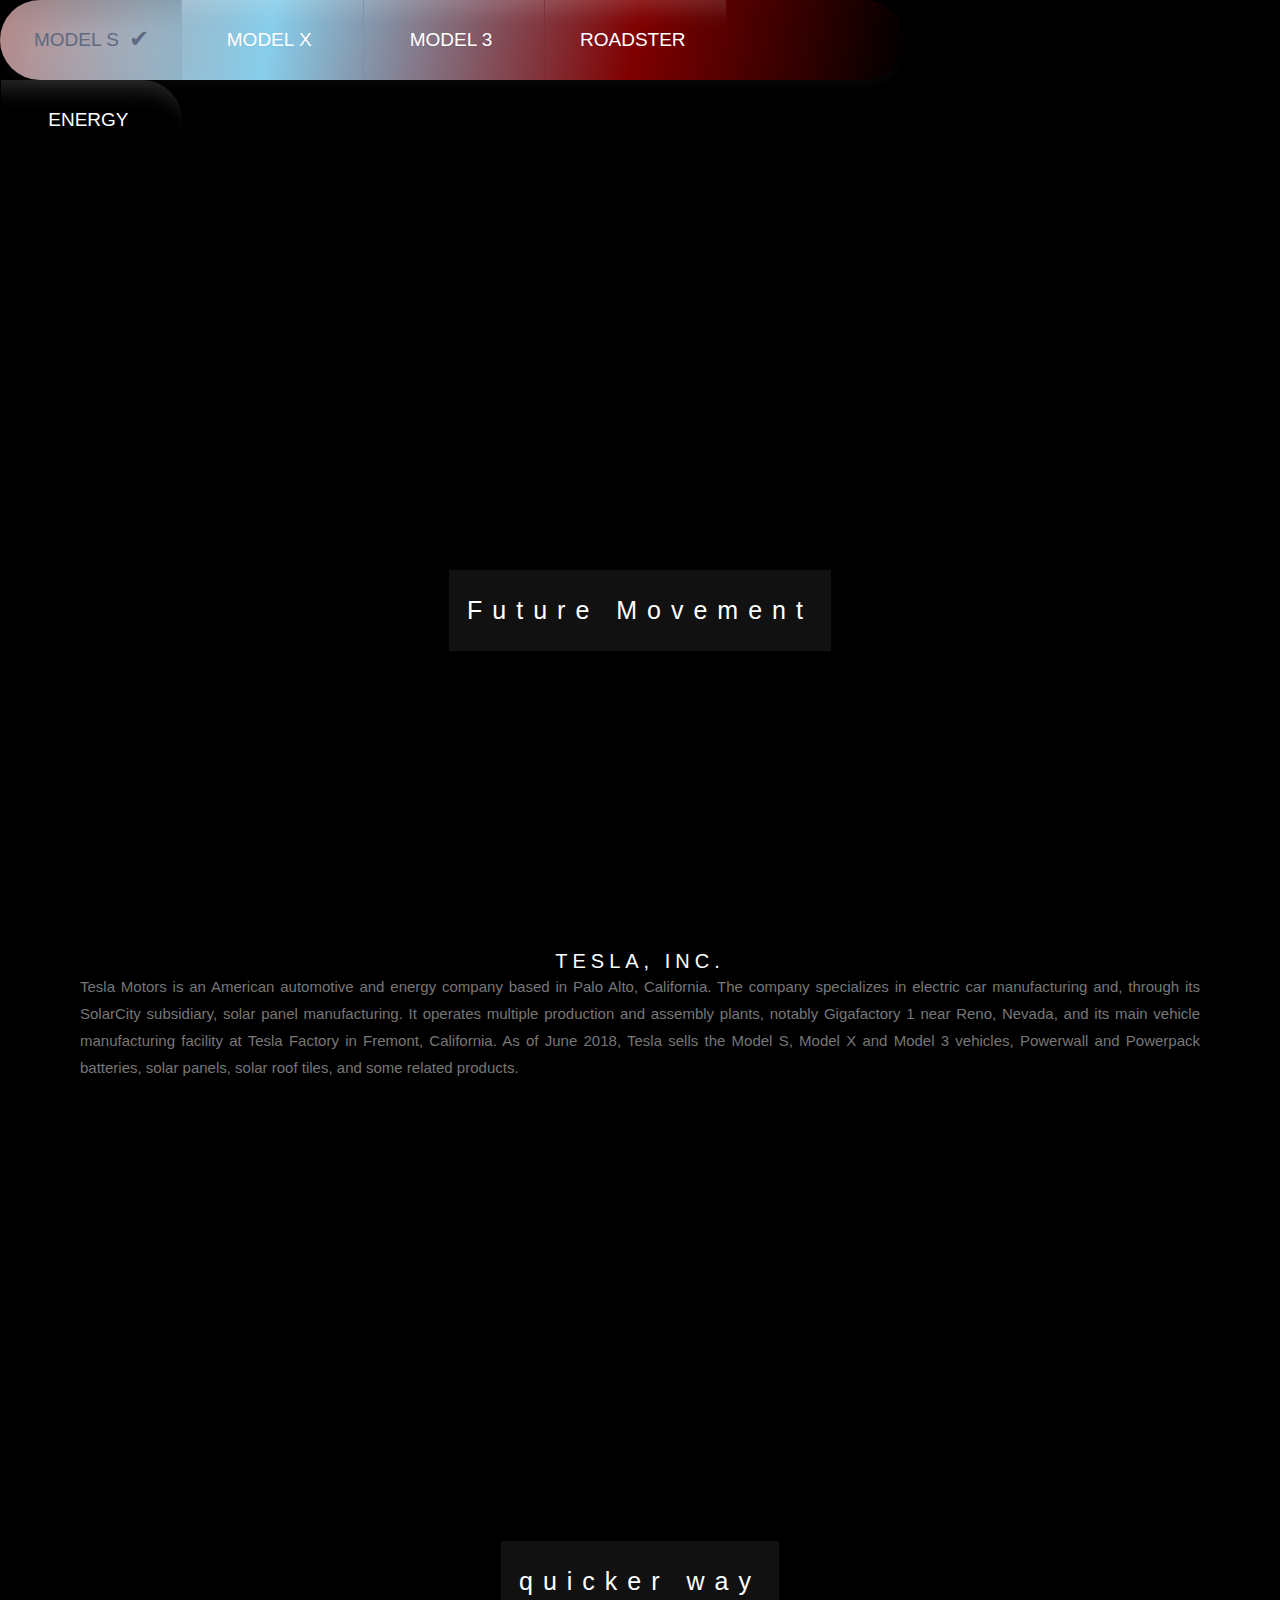
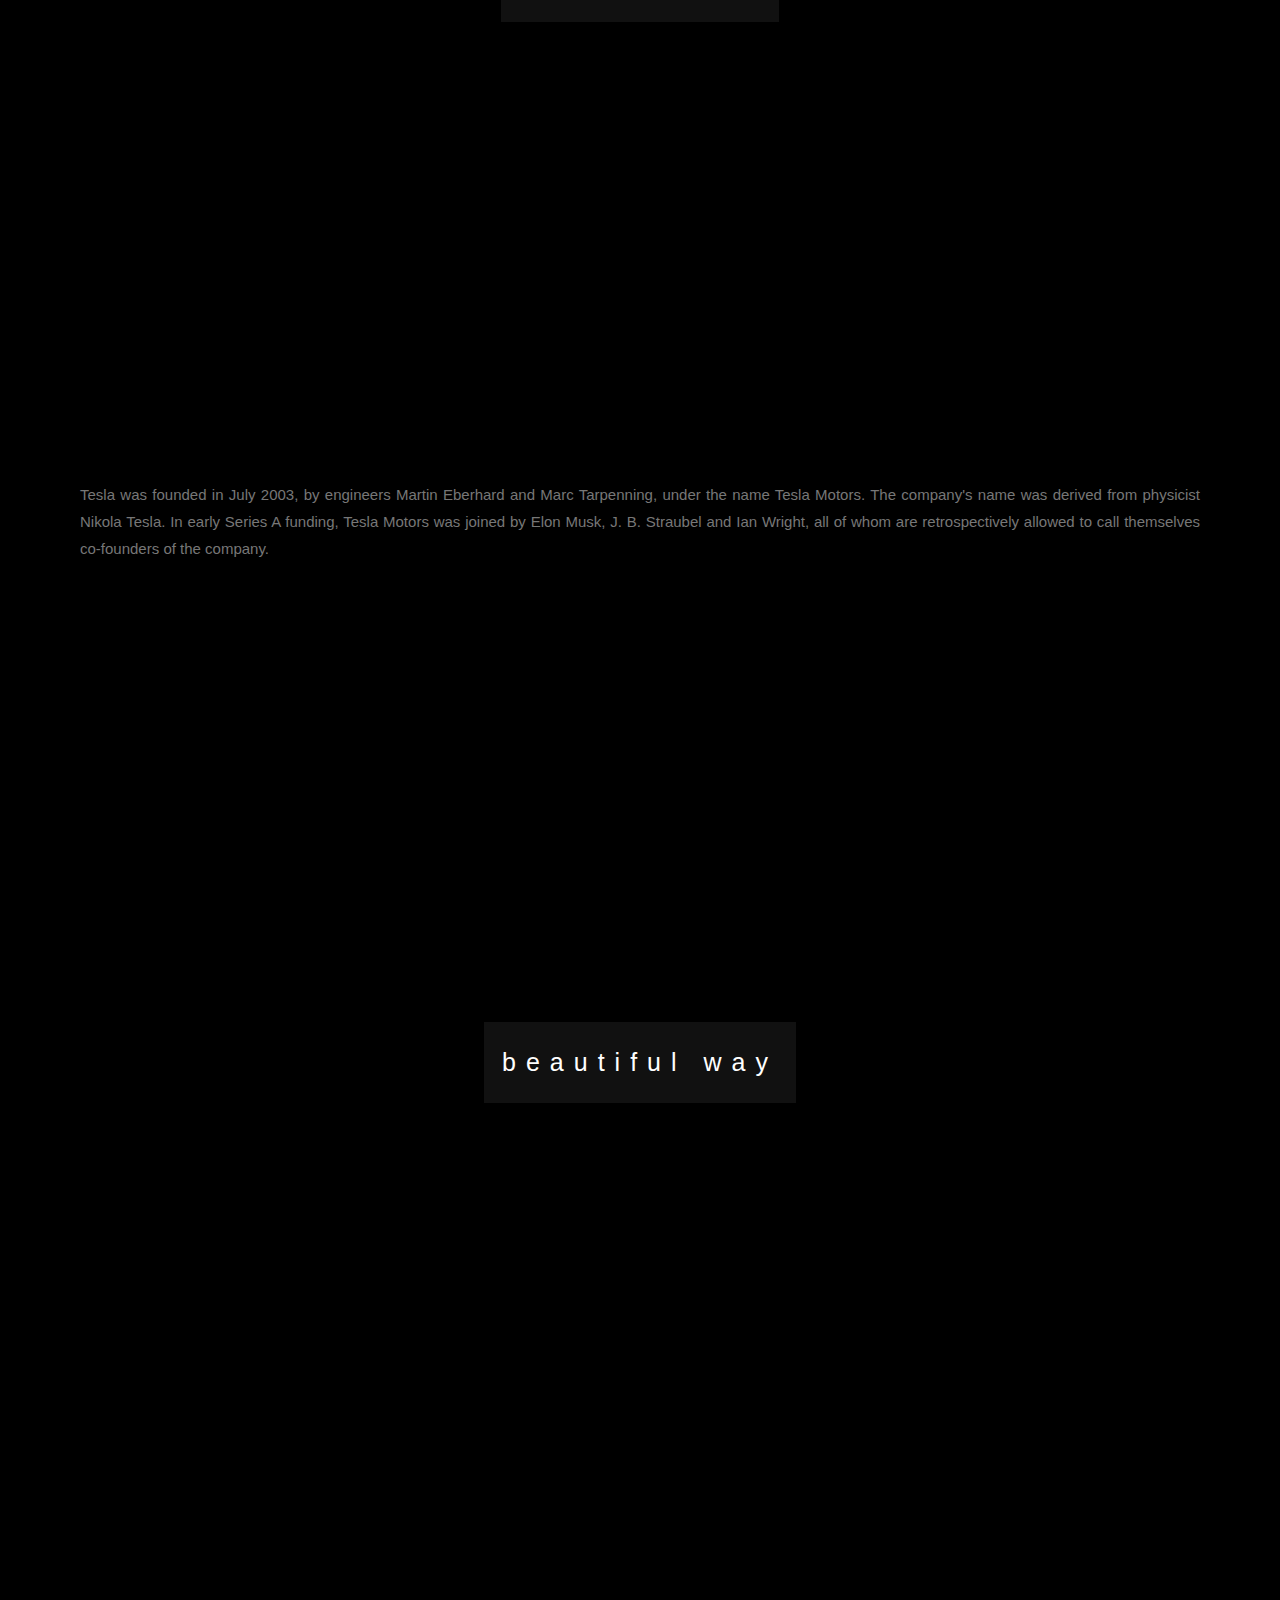
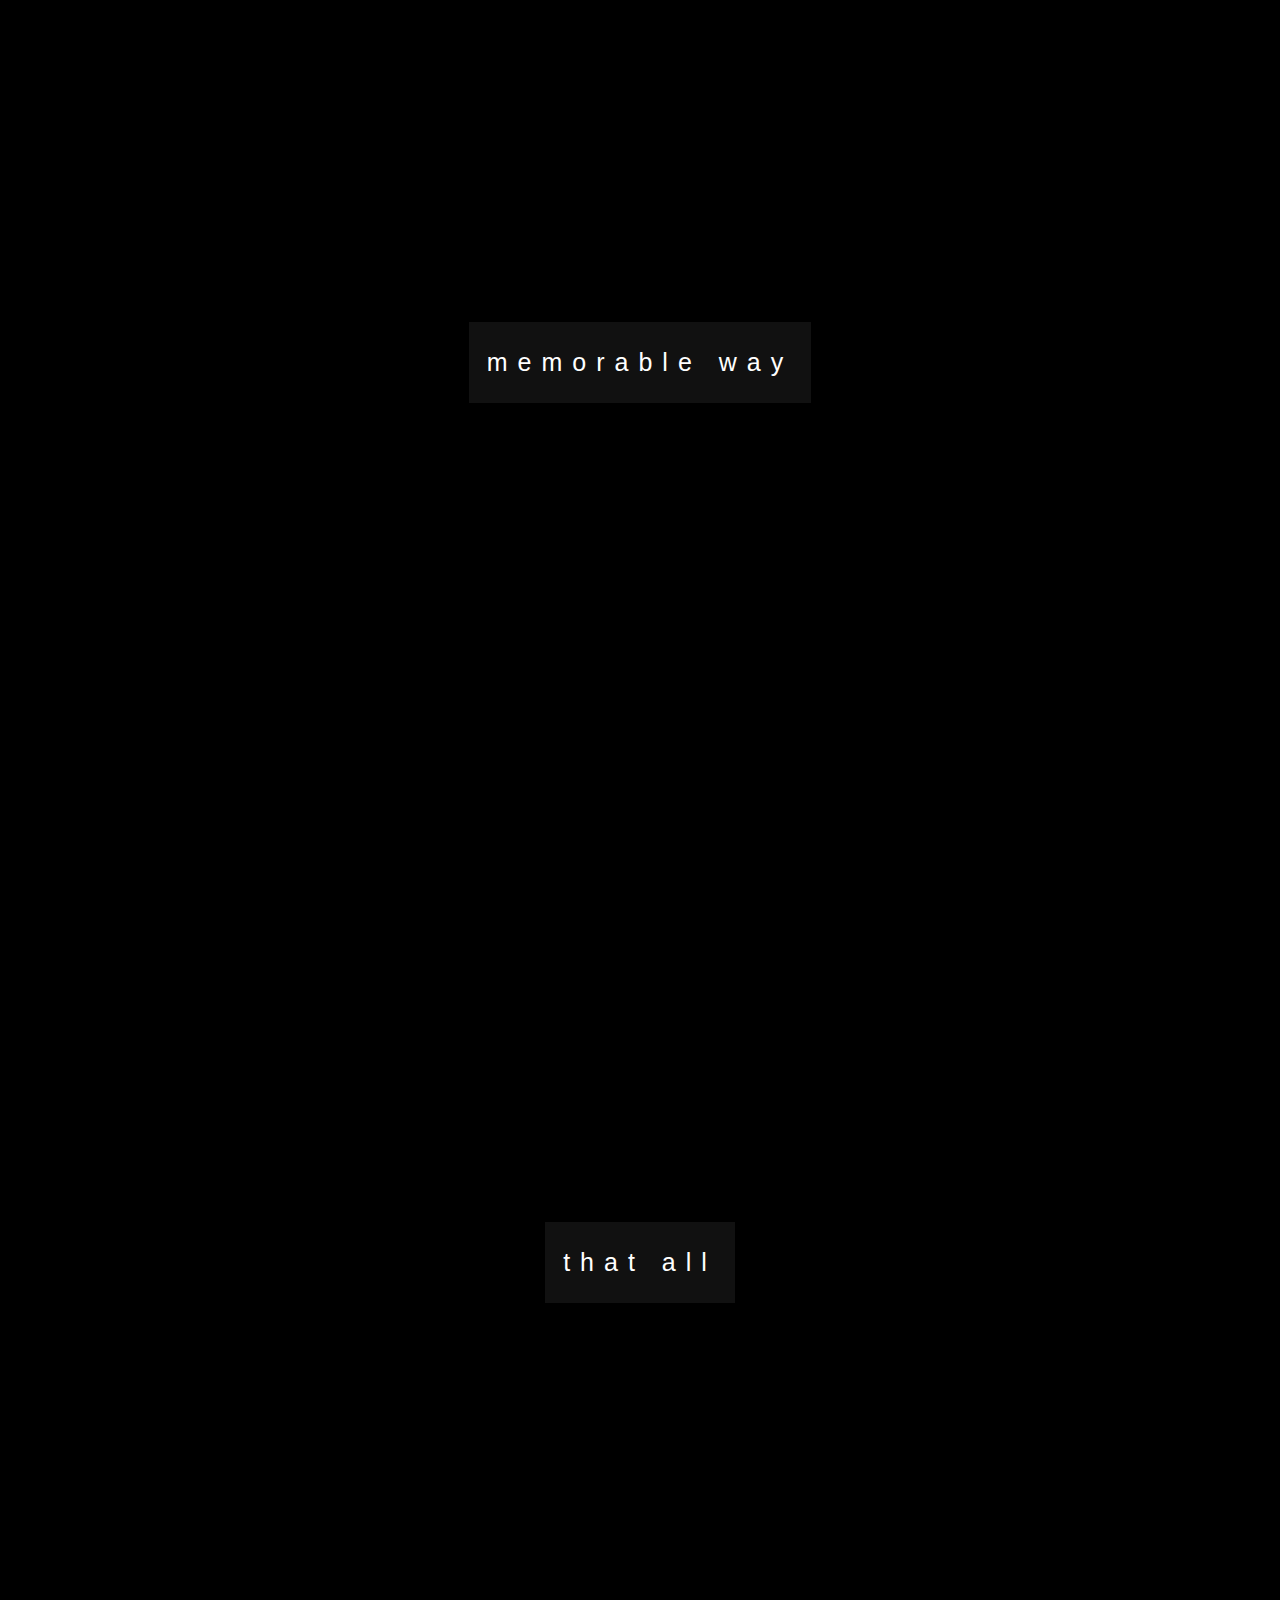
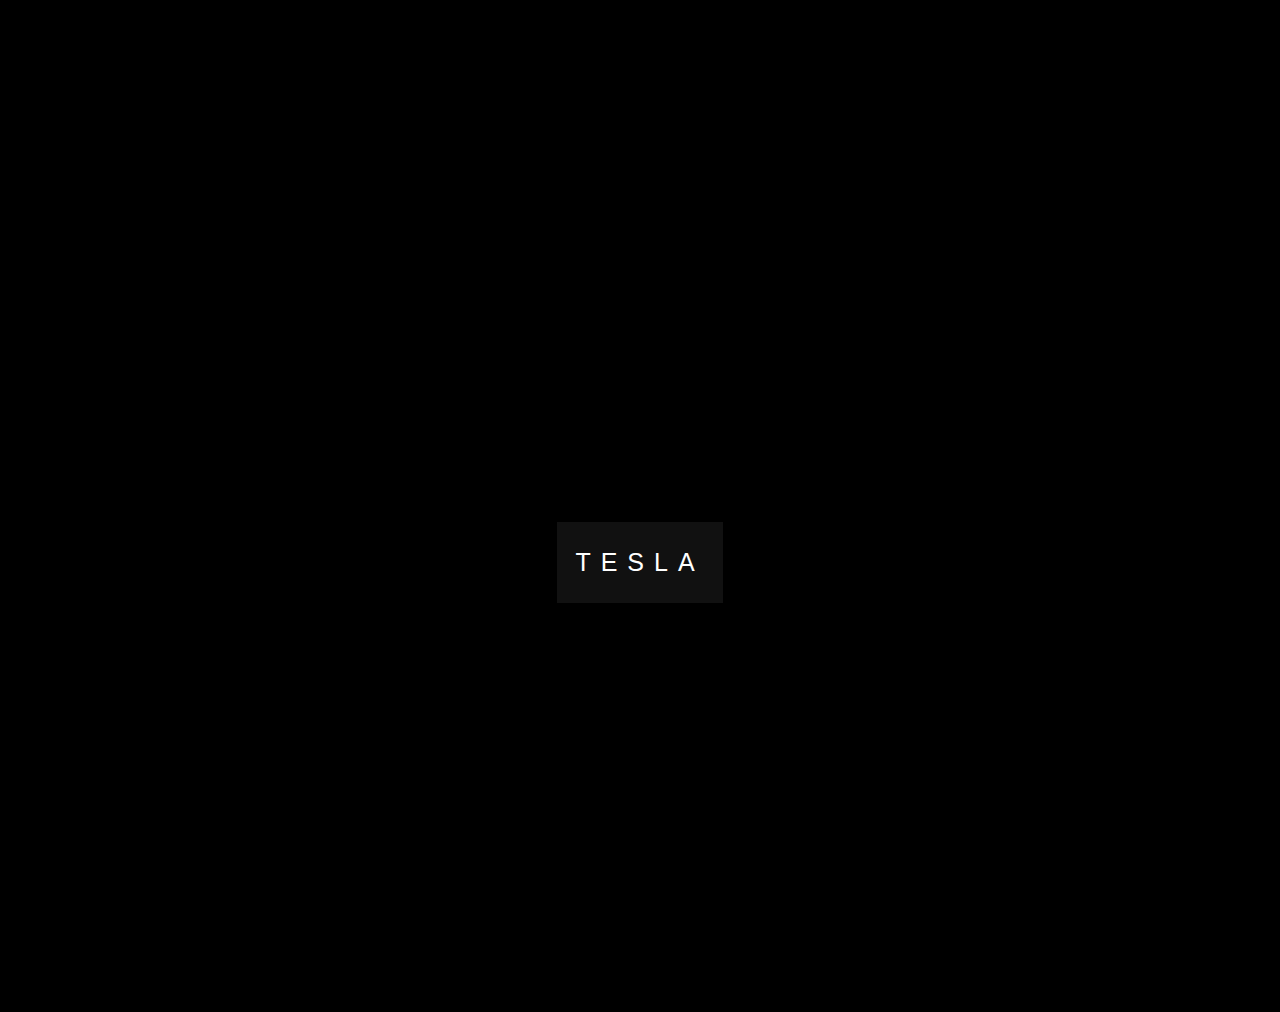
<file: Tesla/index.html>
<!DOCTYPE html>
<html>
<head>
  <meta charset="utf-8">
  <meta name="viewport" content="width=500" />
  <title>Tesla</title>
  <link href="style.css" rel="stylesheet">
  <script src="https://www.rudebox.org.ua/js/jquery-3.3.1.js"></script>
 <script src="app.js"></script>
</head>
<body>

  <div class="parallax" id="parallax-1" data-image-src="img/1.jpg">
    <div class='vertical-align'>
      <div class='btns'>
        <label>
          <input checked='' name='button-group' type='radio' value='item'>
          <span class='btn first'>MODEL S</span>
          </input>
        </label>
        <label>
          <input name='button-group' type='radio' value='other-item'>
          <span class='btn'>MODEL X</span>
          </input>
        </label>
        <label>
          <input name='button-group' type='radio' value='other-item'>
          <span class='btn'>MODEL 3</span>
          </input>
        </label>
        <label>
          <input name='button-group' type='radio' value='third'>
          <span class='btn'>ROADSTER</span>
          </input>
        </label>
        <label>
          <input name='button-group' type='radio' value='third'>
          <span class='btn last'>ENERGY</span>
          </input>
        </label>
      </div>
    </div>
    <div class="caption">
      <span class="border">Future Movement </span>
    </div>
  </div>

  <div class="text">
    <h3>Tesla, Inc.</h3>
    <p>Tesla Motors is an American automotive and energy company based in Palo Alto, California. The company specializes in electric car manufacturing and, through its SolarCity subsidiary, solar panel manufacturing. It operates multiple production and assembly plants, notably Gigafactory 1 near Reno, Nevada, and its main vehicle manufacturing facility at Tesla Factory in Fremont, California. As of June 2018, Tesla sells the Model S, Model X and Model 3 vehicles, Powerwall and Powerpack batteries, solar panels, solar roof tiles, and some related products.</p>
  </div>

  <div class="parallax" id="parallax-2" data-image-src="img/2.jpg" data-height="400px">
    <div class="caption">
      <span class="border">quicker way</span>
    </div>
  </div>

  <div class="text">
    <p>Tesla was founded in July 2003, by engineers Martin Eberhard and Marc Tarpenning, under the name Tesla Motors. The company's name was derived from physicist Nikola Tesla. In early Series A funding, Tesla Motors was joined by Elon Musk, J. B. Straubel and Ian Wright, all of whom are retrospectively allowed to call themselves co-founders of the company.</p>
  </div>

  <div class="parallax" id="parallax-3" data-image-src="img/3.jpg">
    <div class="caption">
      <span class="border">beautiful way</span>
    </div>
  </div>

  <div class="parallax" id="parallax-4" data-image-src="img/4.jpg">
    <div class="caption">
      <span class="border">memorable way</span>
    </div>
  </div>

  <div class="parallax" id="parallax-5" data-image-src="img/5.jpg">
    <div class="caption">
      <span class="border">that all</span>
    </div>
  </div>

  <div class="parallax" id="parallax-6" data-image-src="img/6.jpg">
    <div class="caption">
      <span class="border">TESLA</span>
    </div>
  </div>

</body>

</html>
</file>
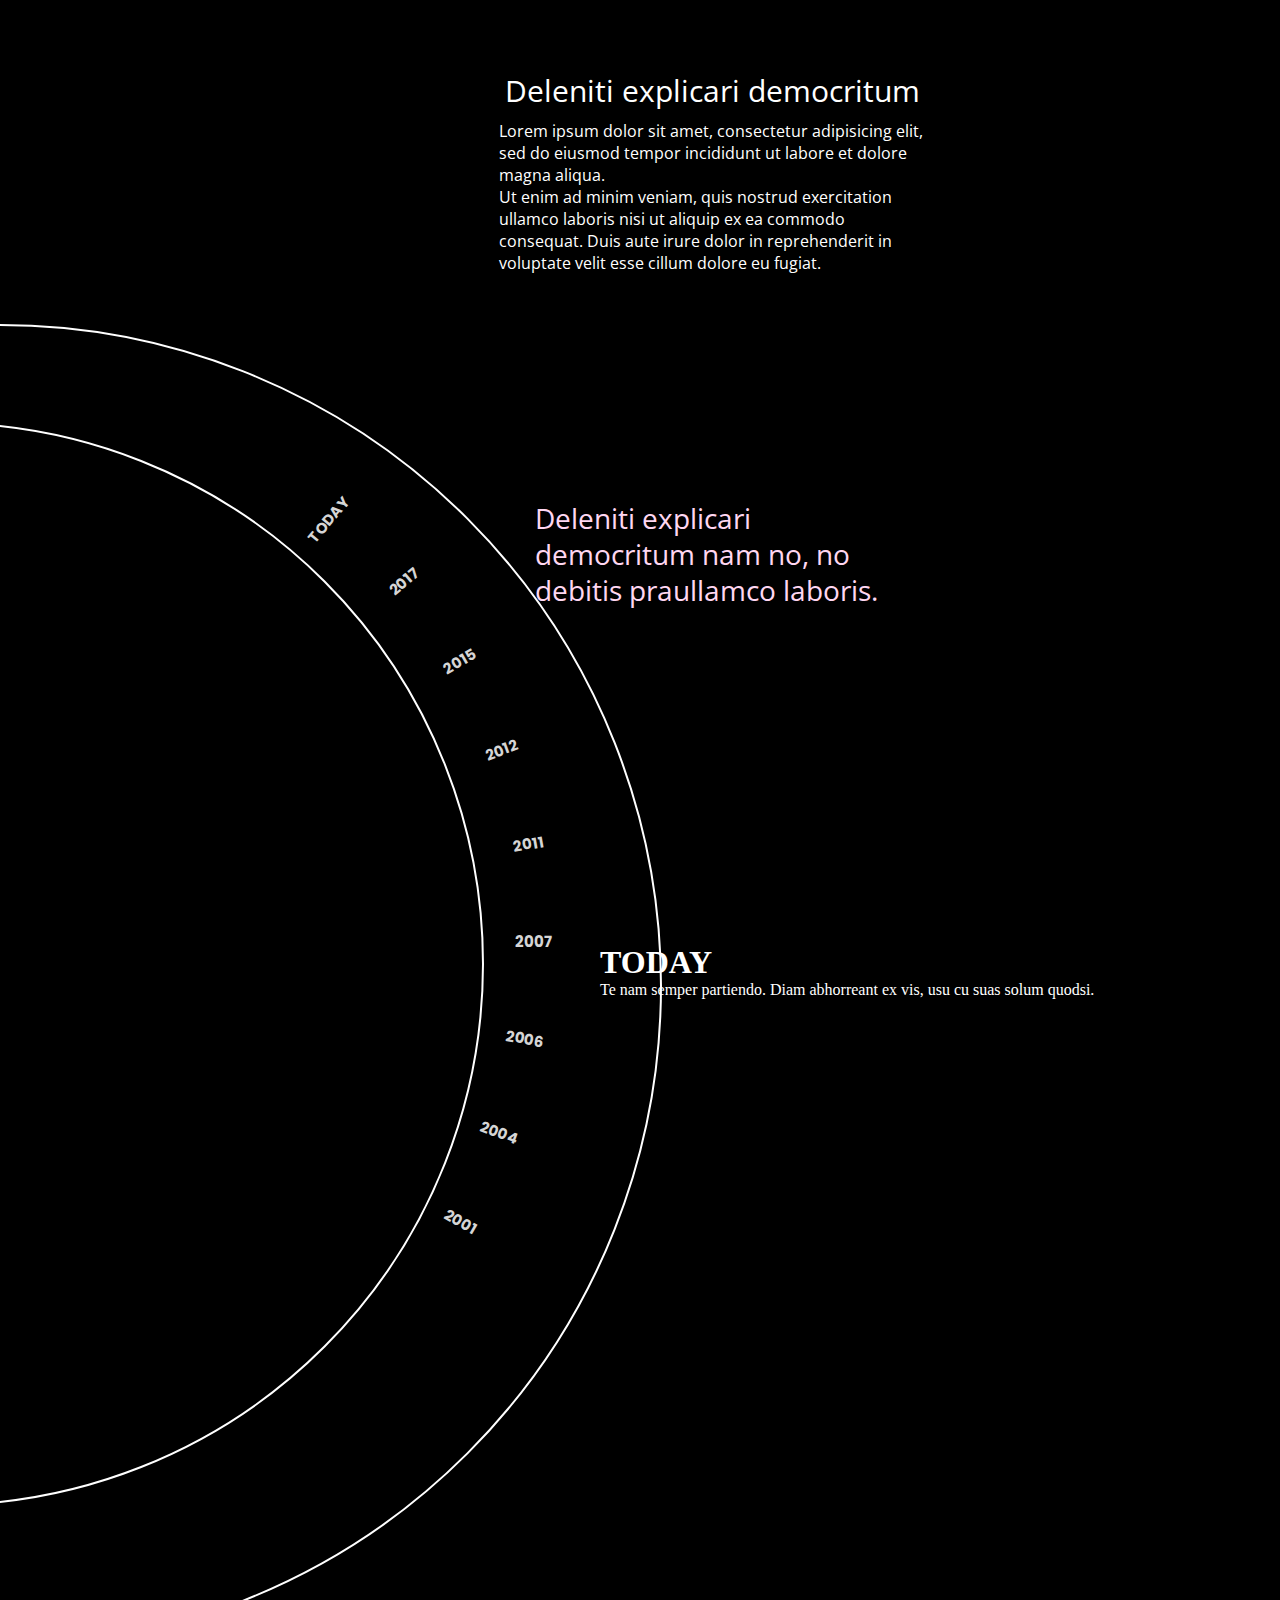
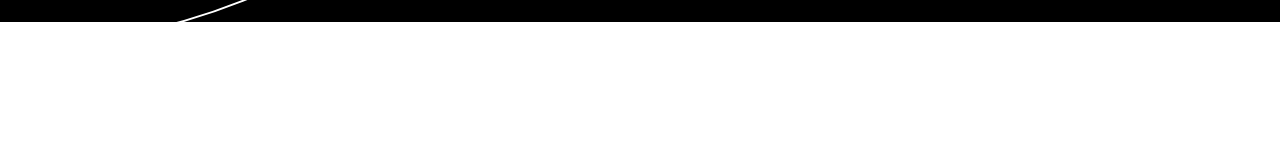
<file: TimeLine/index.html>
<!DOCTYPE html>
<html lang="en">
<head>
    <meta charset="utf-8">
    <title>Test</title>
    <link href="http://allfont.ru/allfont.css?fonts=open-sans-semibold" rel="stylesheet" type="text/css"/>
    <link href="https://fonts.googleapis.com/css?family=Open+Sans|Poppins:300,700" rel="stylesheet">
    <link rel="stylesheet" href="style.css" media="screen"/>
    <script src="https://code.jquery.com/jquery-3.3.1.slim.min.js"
            integrity="sha384-q8i/X+965DzO0rT7abK41JStQIAqVgRVzpbzo5smXKp4YfRvH+8abtTE1Pi6jizo"
            crossorigin="anonymous"></script>

</head>

<body>
<main>
    <div class="timeCircle container_bgCircle">
            <div class="entry">
                <h5 class="entry-title">Deleniti explicari democritum</h5>
                <p class="entry-text">Lorem ipsum dolor sit amet, consectetur adipisicing elit, sed do eiusmod tempor incididunt ut labore et dolore magna aliqua.<br>
                Ut enim ad minim veniam, quis nostrud exercitation ullamco laboris nisi ut aliquip ex ea commodo consequat. Duis aute irure dolor in reprehenderit in voluptate velit esse cillum dolore eu fugiat.
                </p>
                <p class="entry-text-center">Deleniti explicari democritum nam no, no debitis praullamco laboris.
                </p>
            </div>

        <div class="timeCircle__around">
            <div class="circle">
                <div class="circle__years">
                    <ul class="list list_years js-list_years">
                        <li>
                            <button class="button_year circle__year circle__button js-circle__button">TODAY</button>
                        </li>
                        <li>
                            <button class="button_year circle__year circle__button js-circle__button">2017</button>
                        </li>
                        <li>
                            <button class="button_year circle__year circle__button js-circle__button">2015</button>
                        </li>
                        <li>
                            <button class="button_year circle__year circle__button js-circle__button">2012</button>
                        </li>
                        <li>
                            <button class="button_year circle__year circle__button js-circle__button">2011</button>
                        </li>
                        <li>
                            <button class="button_year circle__year circle__button js-circle__button">2007</button>
                        </li>
                        <li>
                            <button class="button_year circle__year circle__button js-circle__button">2006</button>
                        </li>
                        <li>
                            <button class="button_year circle__year circle__button js-circle__button">2004</button>
                        </li>
                        <li>
                            <button class="button_year circle__year circle__button js-circle__button">2001</button>
                        </li>
                    </ul>
                </div>
            </div>
            <div class="data js-data">
                <ul class="data__text">
                    <li class="active">
                        <h1>TODAY</h1>
                        <p>Te nam semper partiendo. Diam abhorreant ex vis, usu cu suas solum quodsi.</p>
                    </li>
                    <li>
                        <h1>2002</h1>
                        <p>Te nam semper partiendo. Diam abhorreant ex vis, usu cu suas solum quodsi.</p>
                    </li>
                    <li>
                        <h1>2003</h1>
                        <p>Te nam semper partiendo. Diam abhorreant ex vis, usu cu suas solum quodsi.</p>
                    </li>
                    <li>
                        <h1>2004</h1>
                        <p>Te nam semper partiendo. Diam abhorreant ex vis, usu cu suas solum quodsi.</p>
                    </li>
                    <li>
                        <h1>2005</h1>
                        <p>Te nam semper partiendo. Diam abhorreant ex vis, usu cu suas solum quodsi.</p>
                    </li>
                    <li>
                        <h1>2006</h1>
                        <p>Te nam semper partiendo. Diam abhorreant ex vis, usu cu suas solum quodsi.</p>
                    </li>
                    <li>
                        <h1>2007</h1>
                        <p>Te nam semper partiendo. Diam abhorreant ex vis, usu cu suas solum quodsi.</p>
                    </li>
                    <li>
                        <h1>2008</h1>
                        <p>Te nam semper partiendo. Diam abhorreant ex vis, usu cu suas solum quodsi.</p>
                    </li>
                </ul>
            </div>
            <div class="circle circle_bgBubbleFirst"></div>

        </div>

    </div>
</main>
<script src="TimeLinerCircle.js"></script>
</body>
</html>
</file>
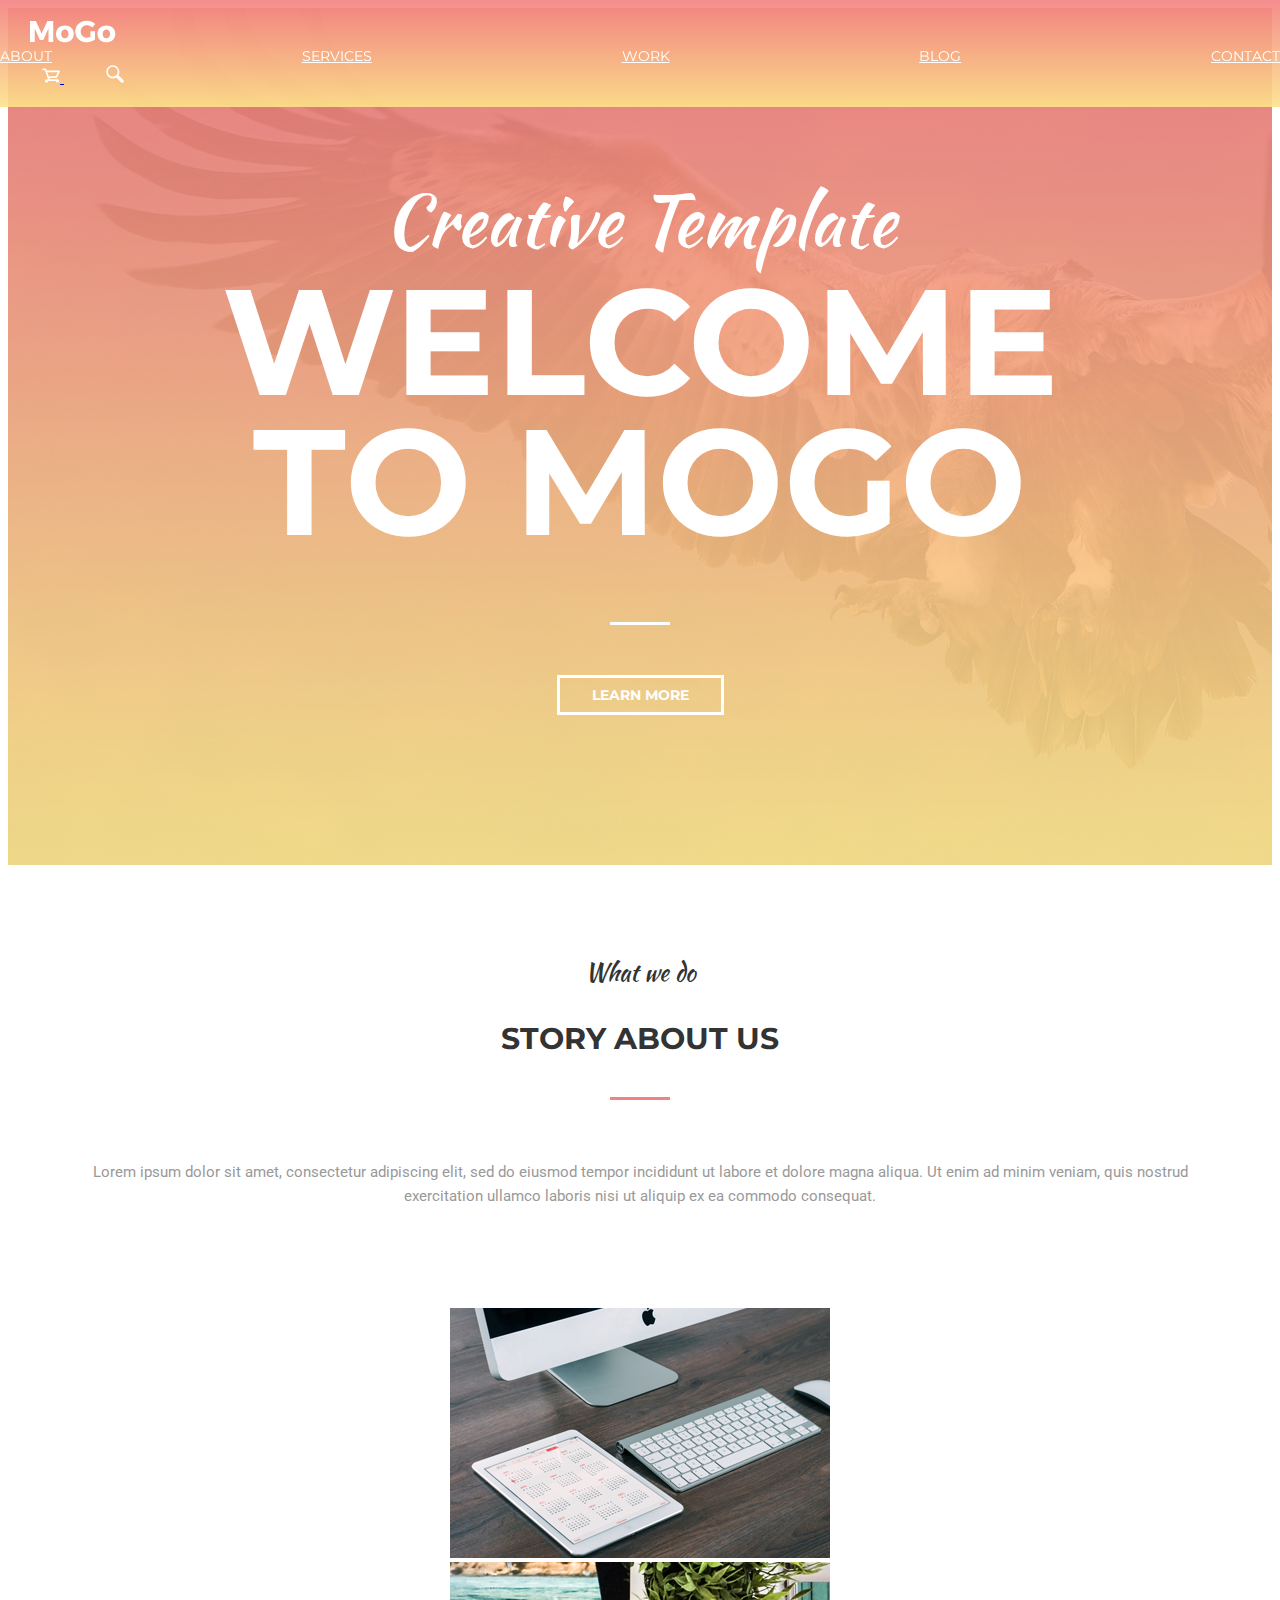
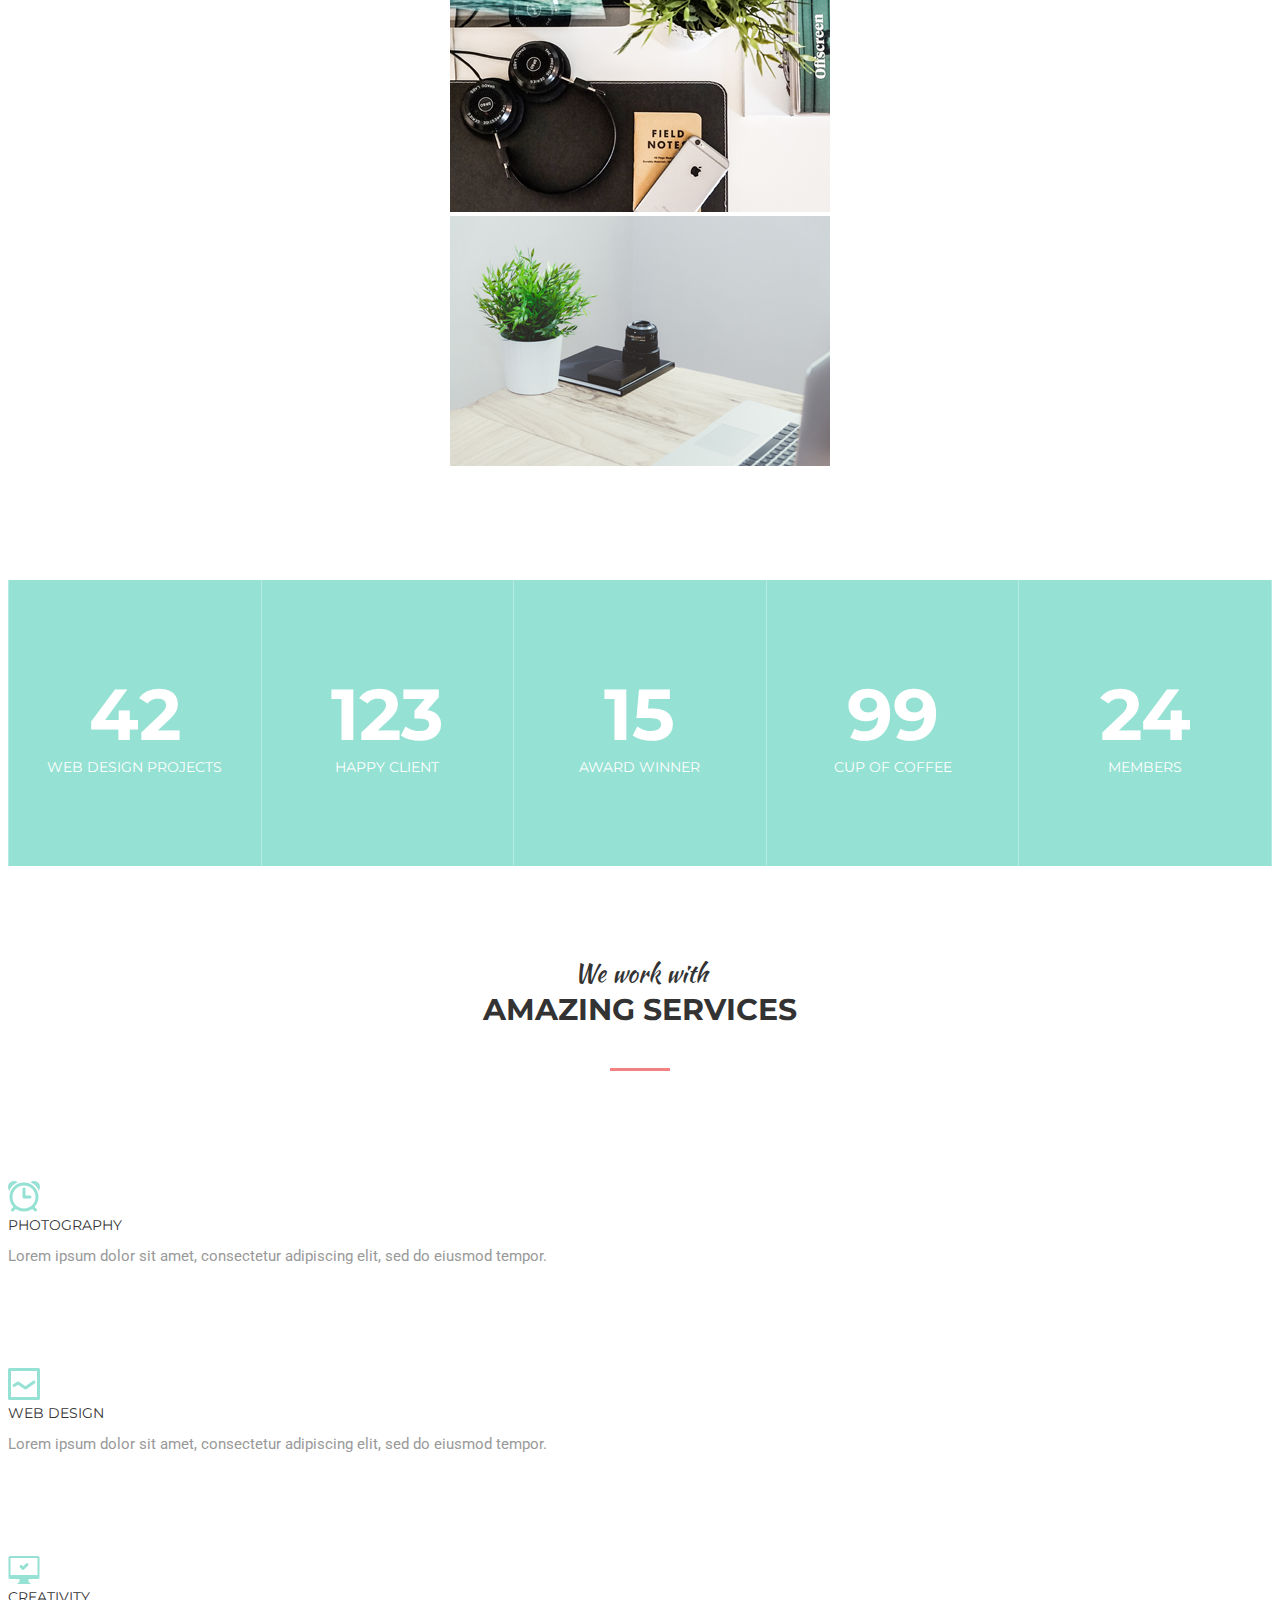
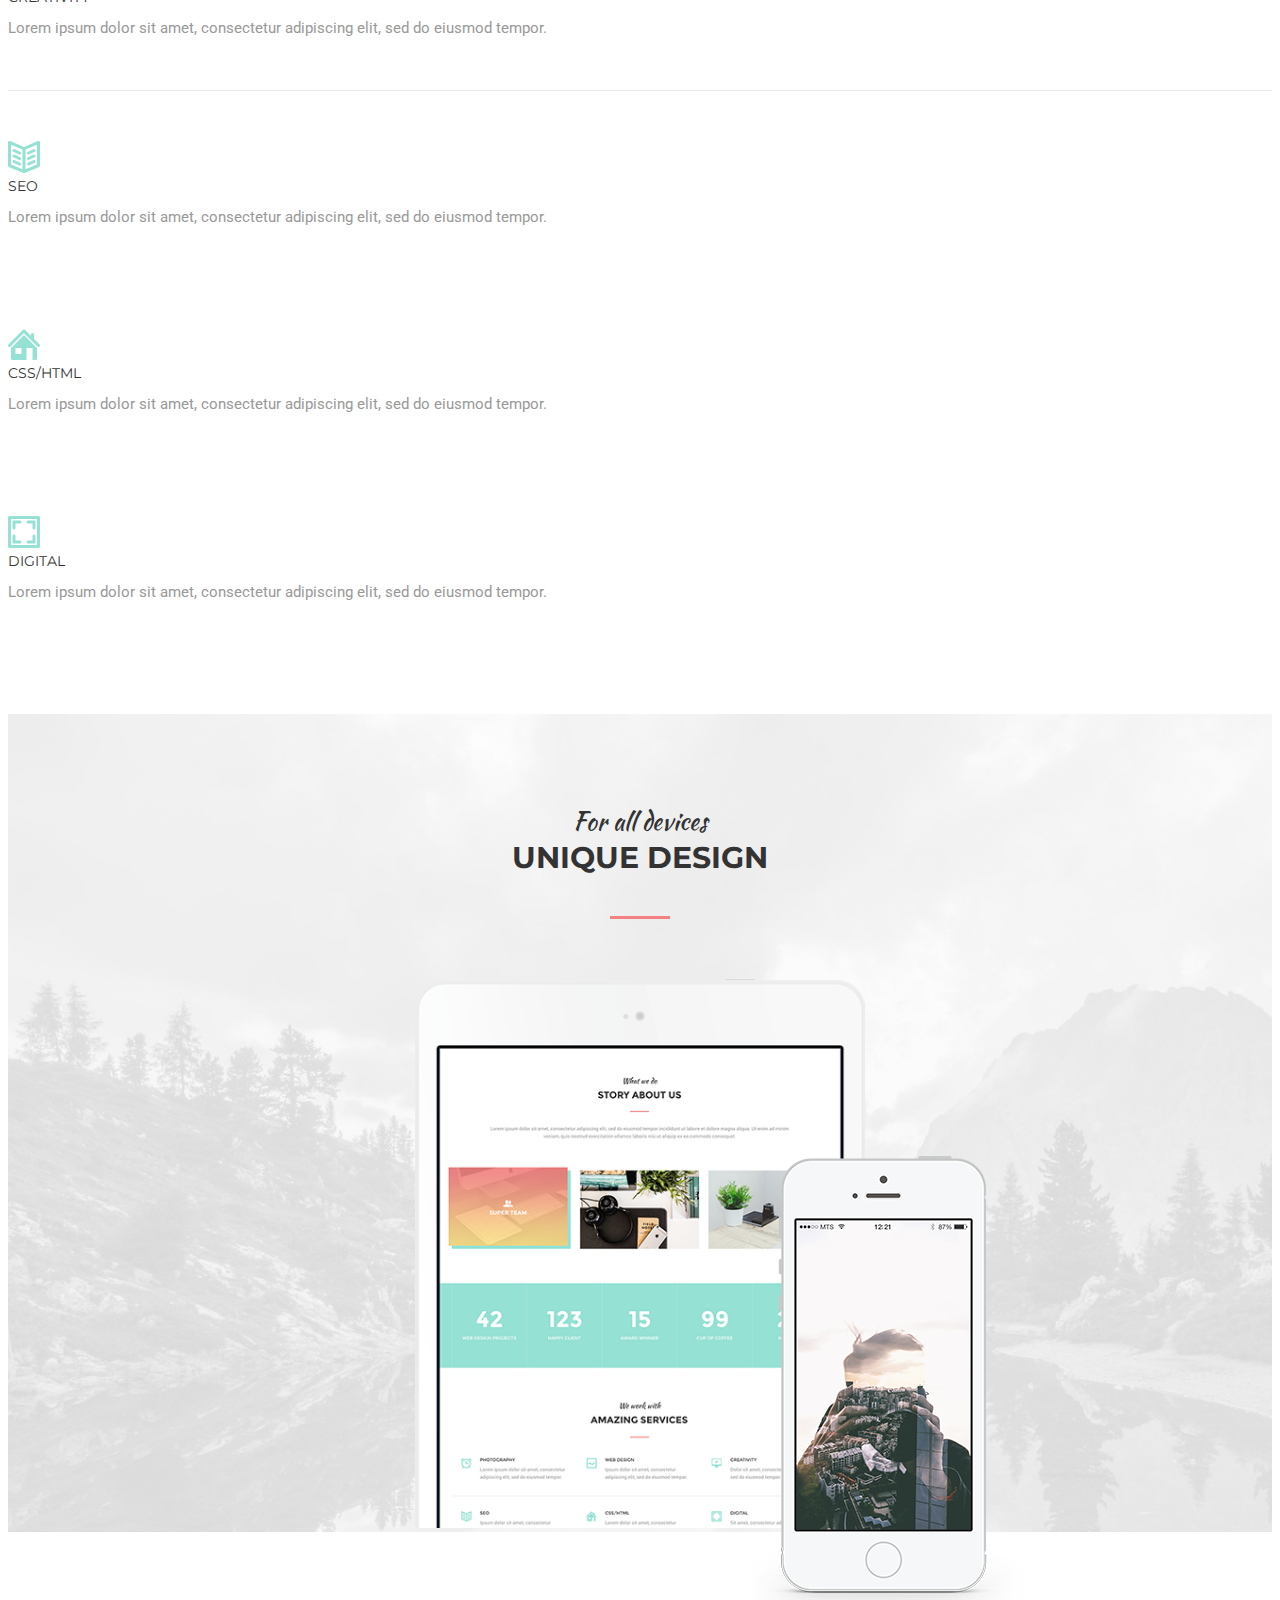
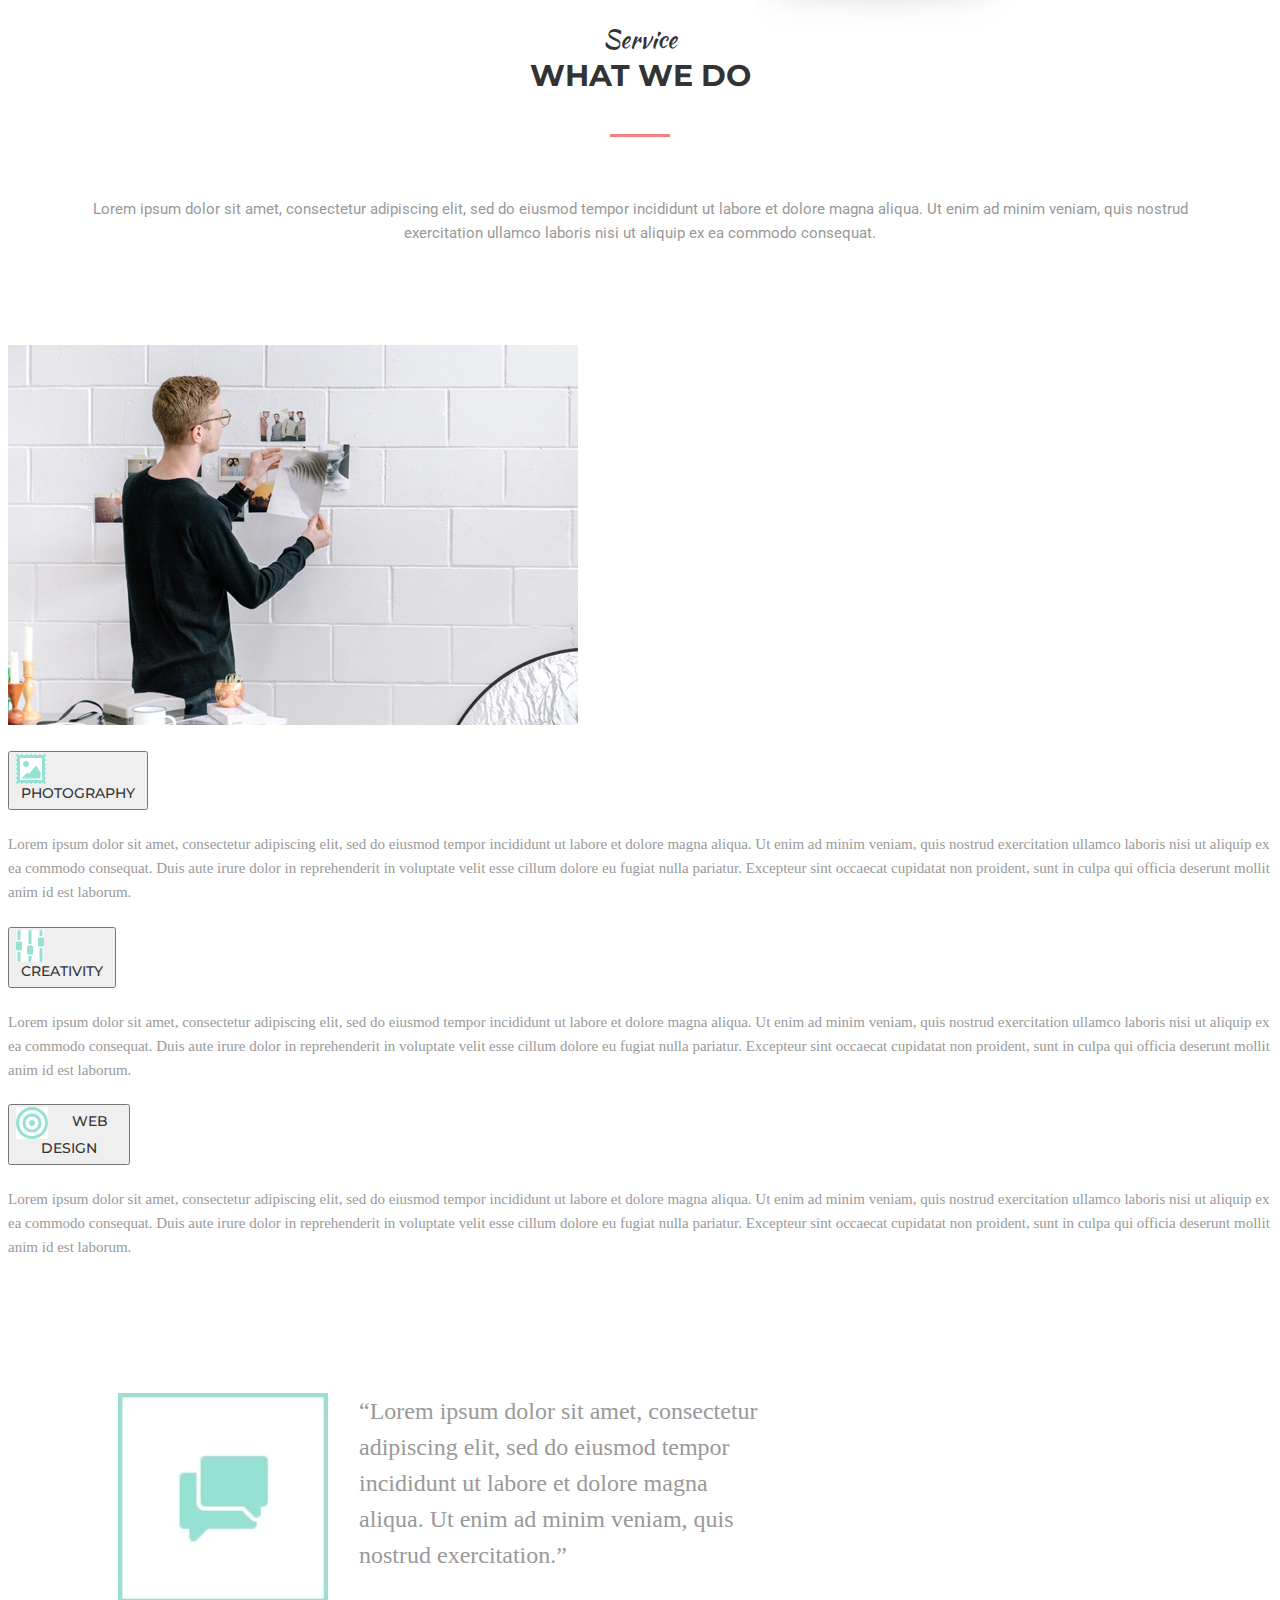
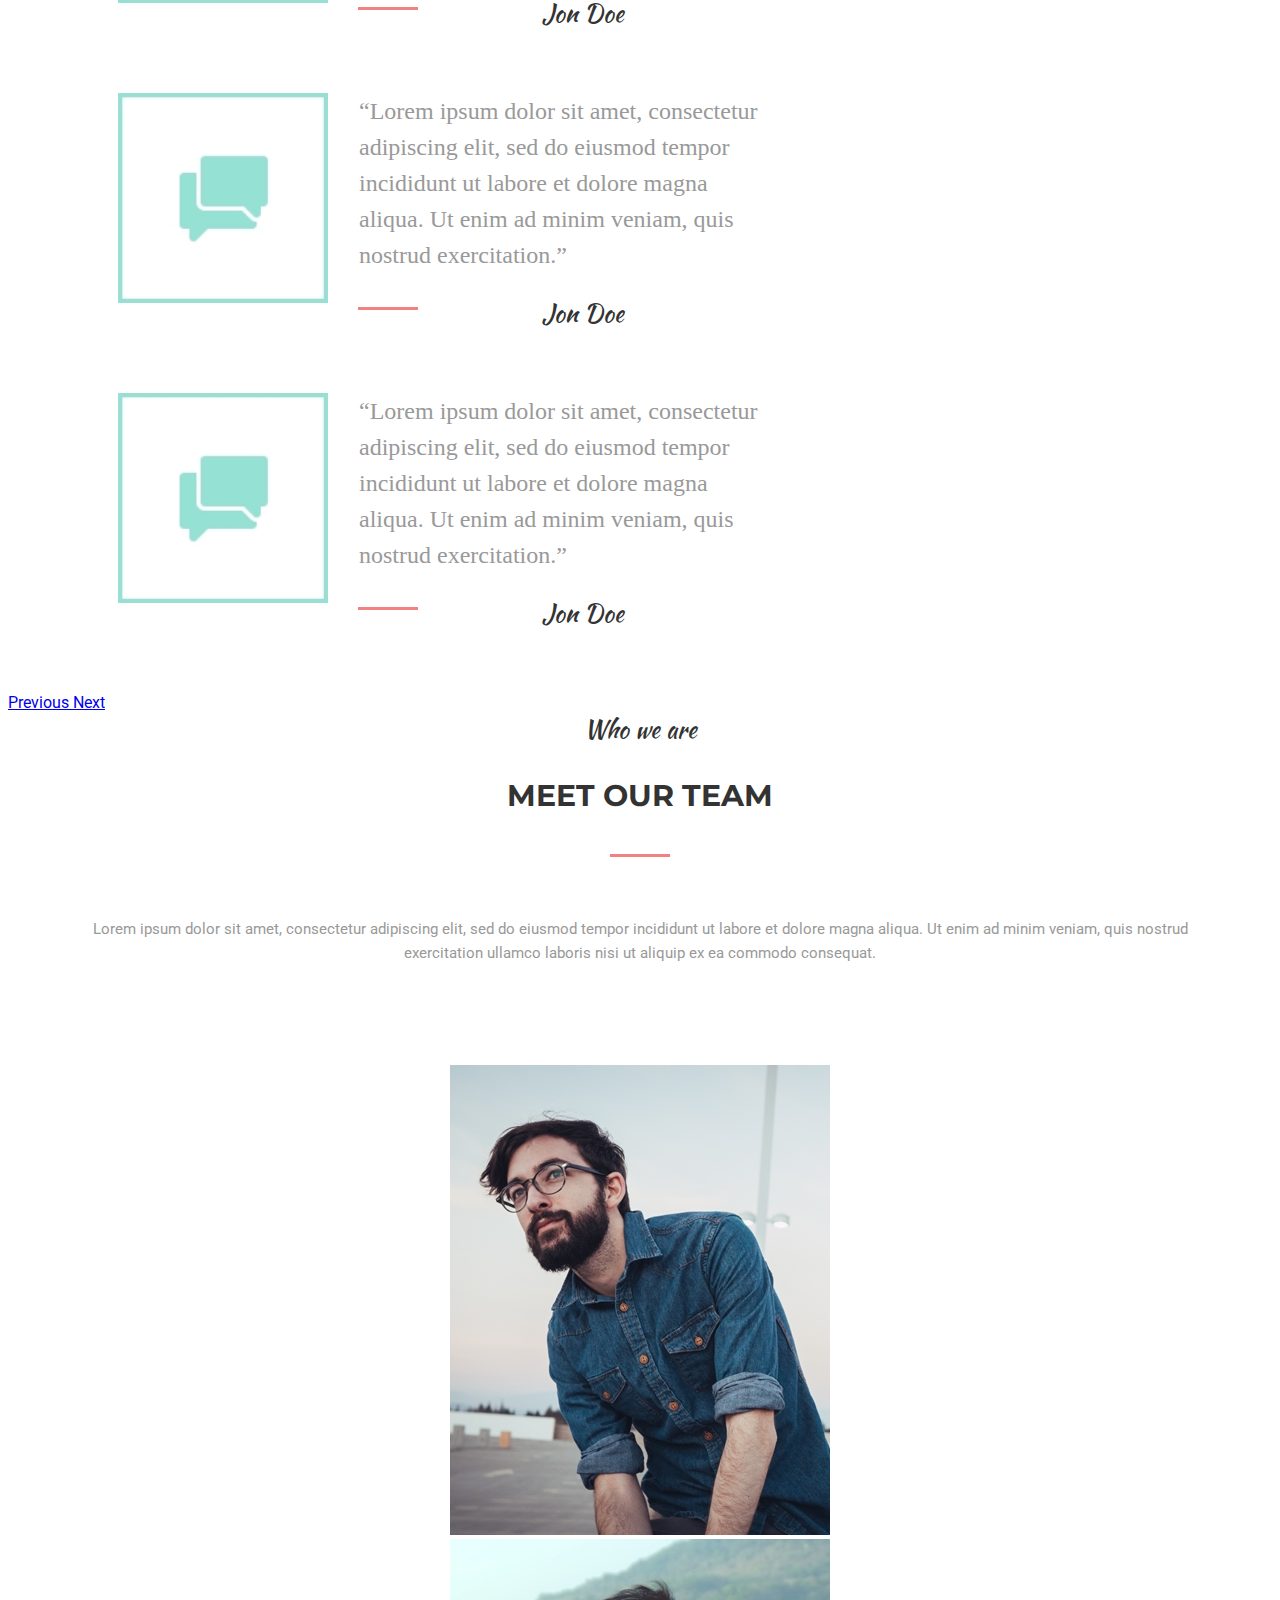
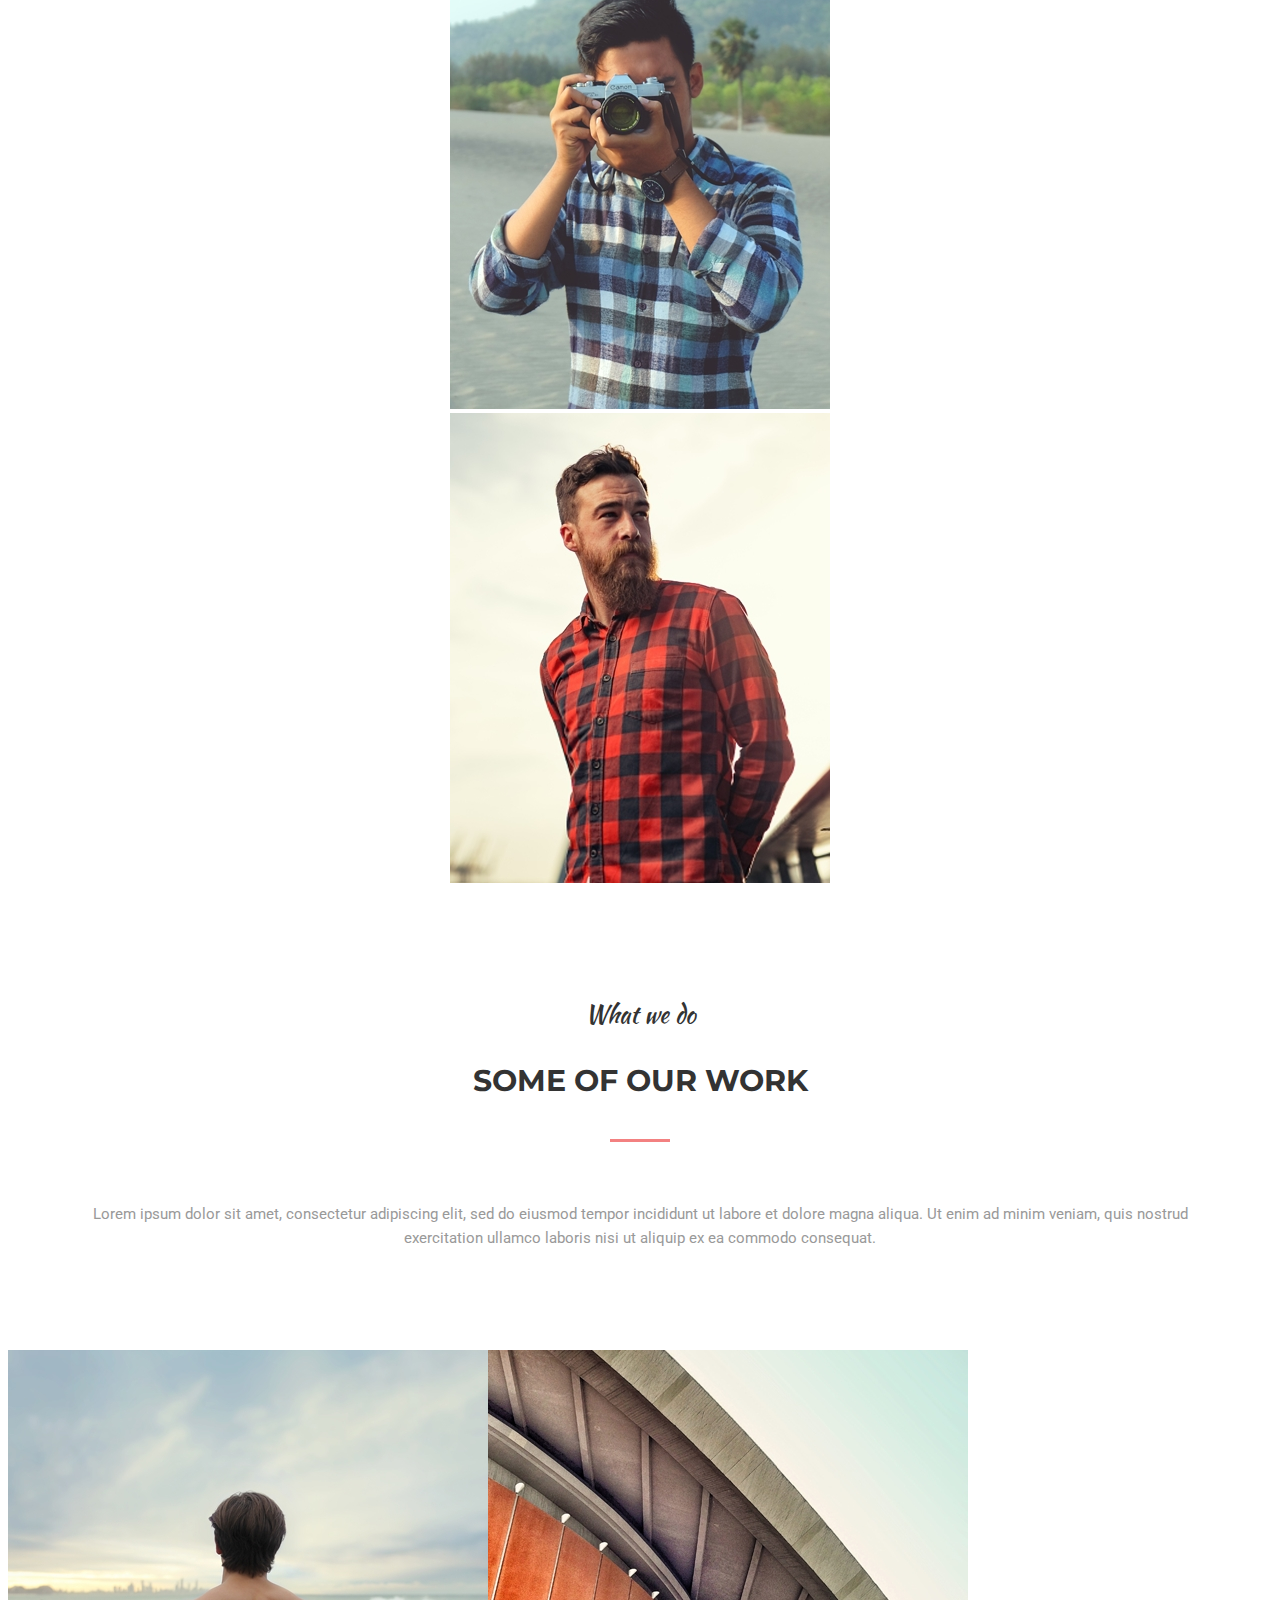
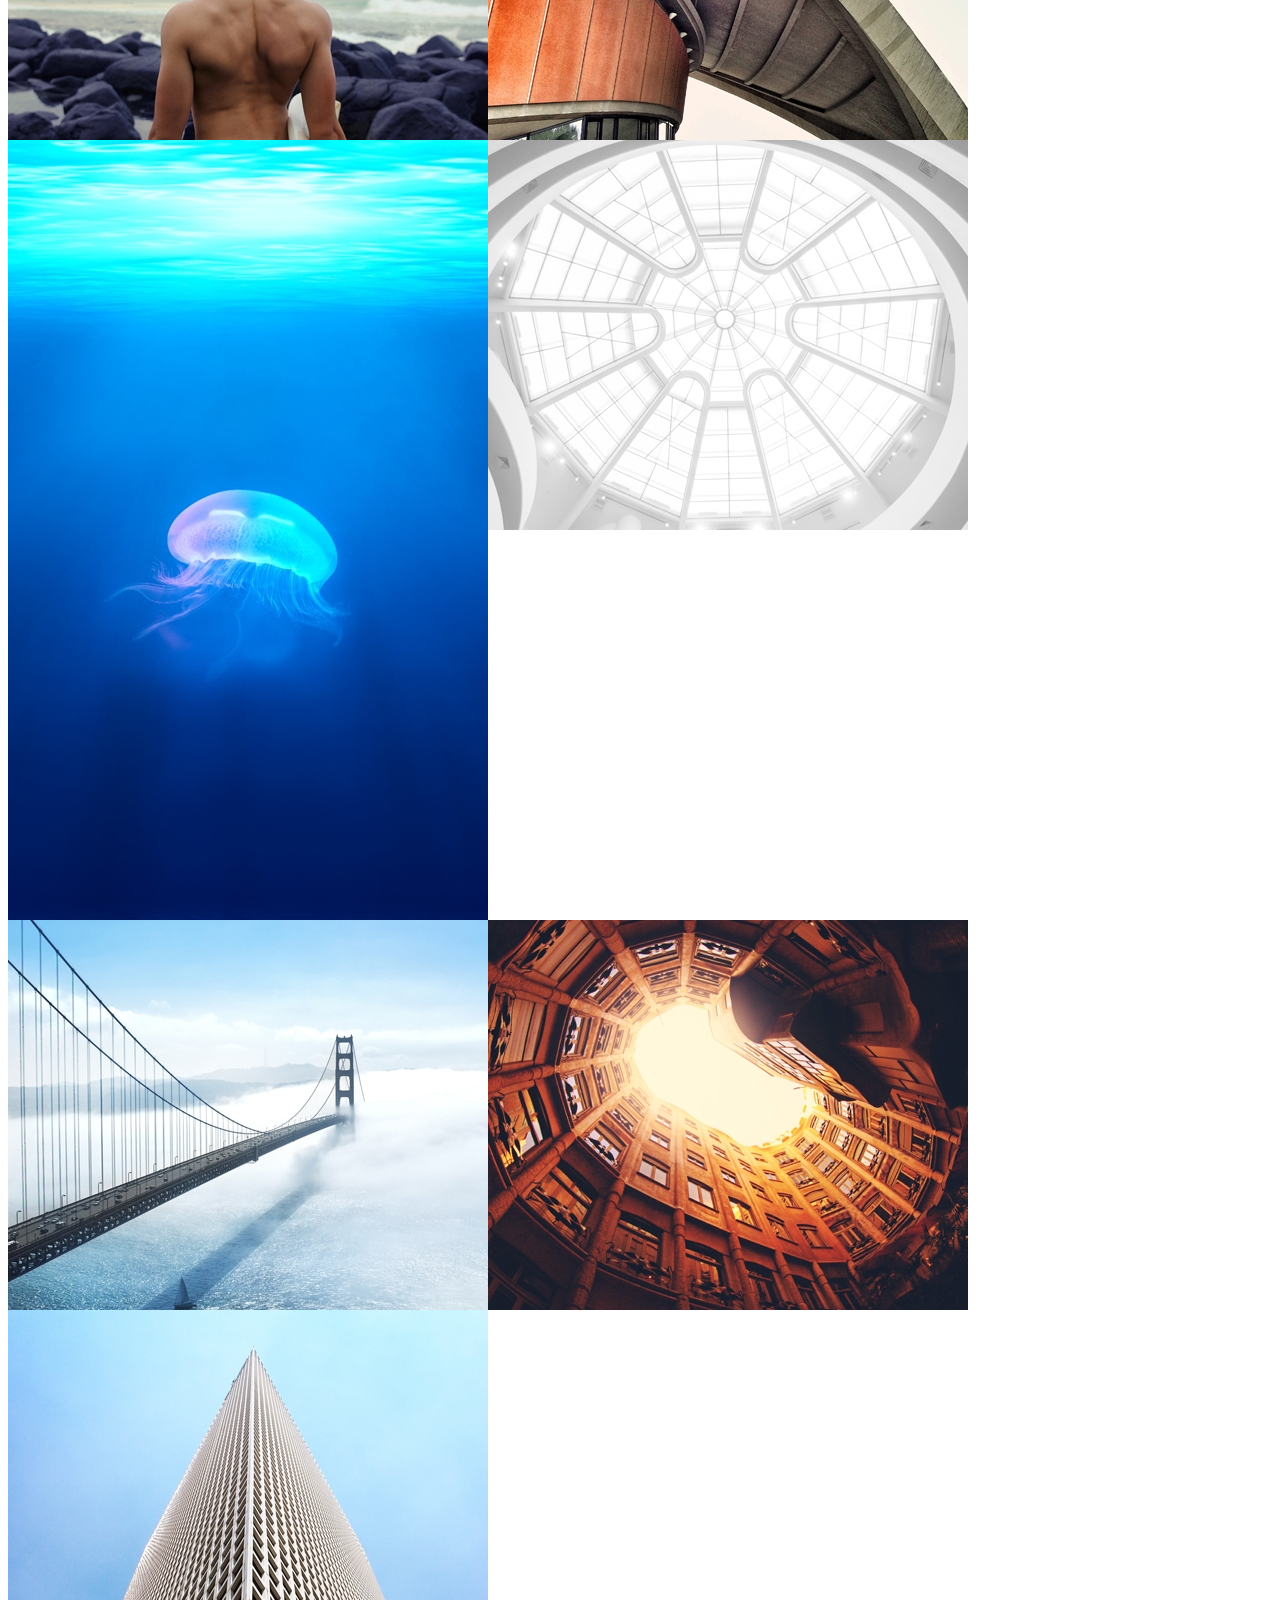
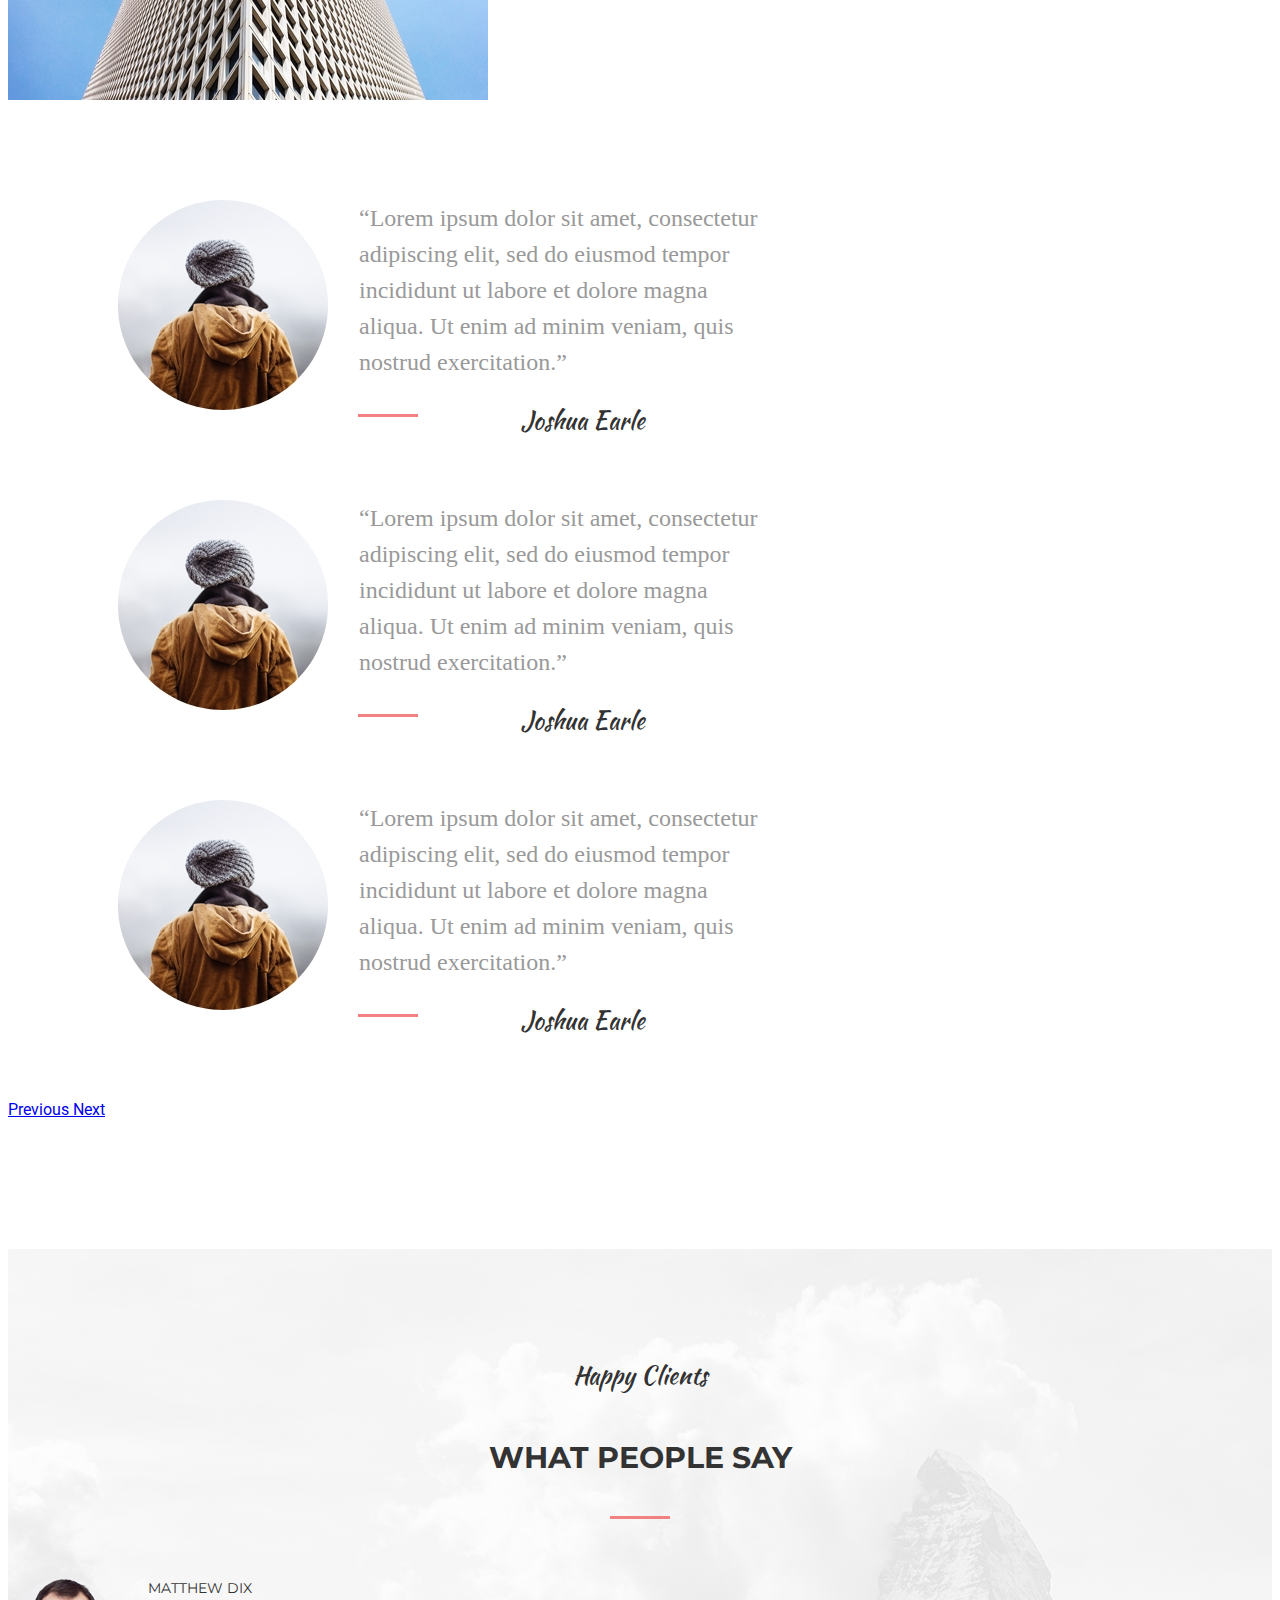
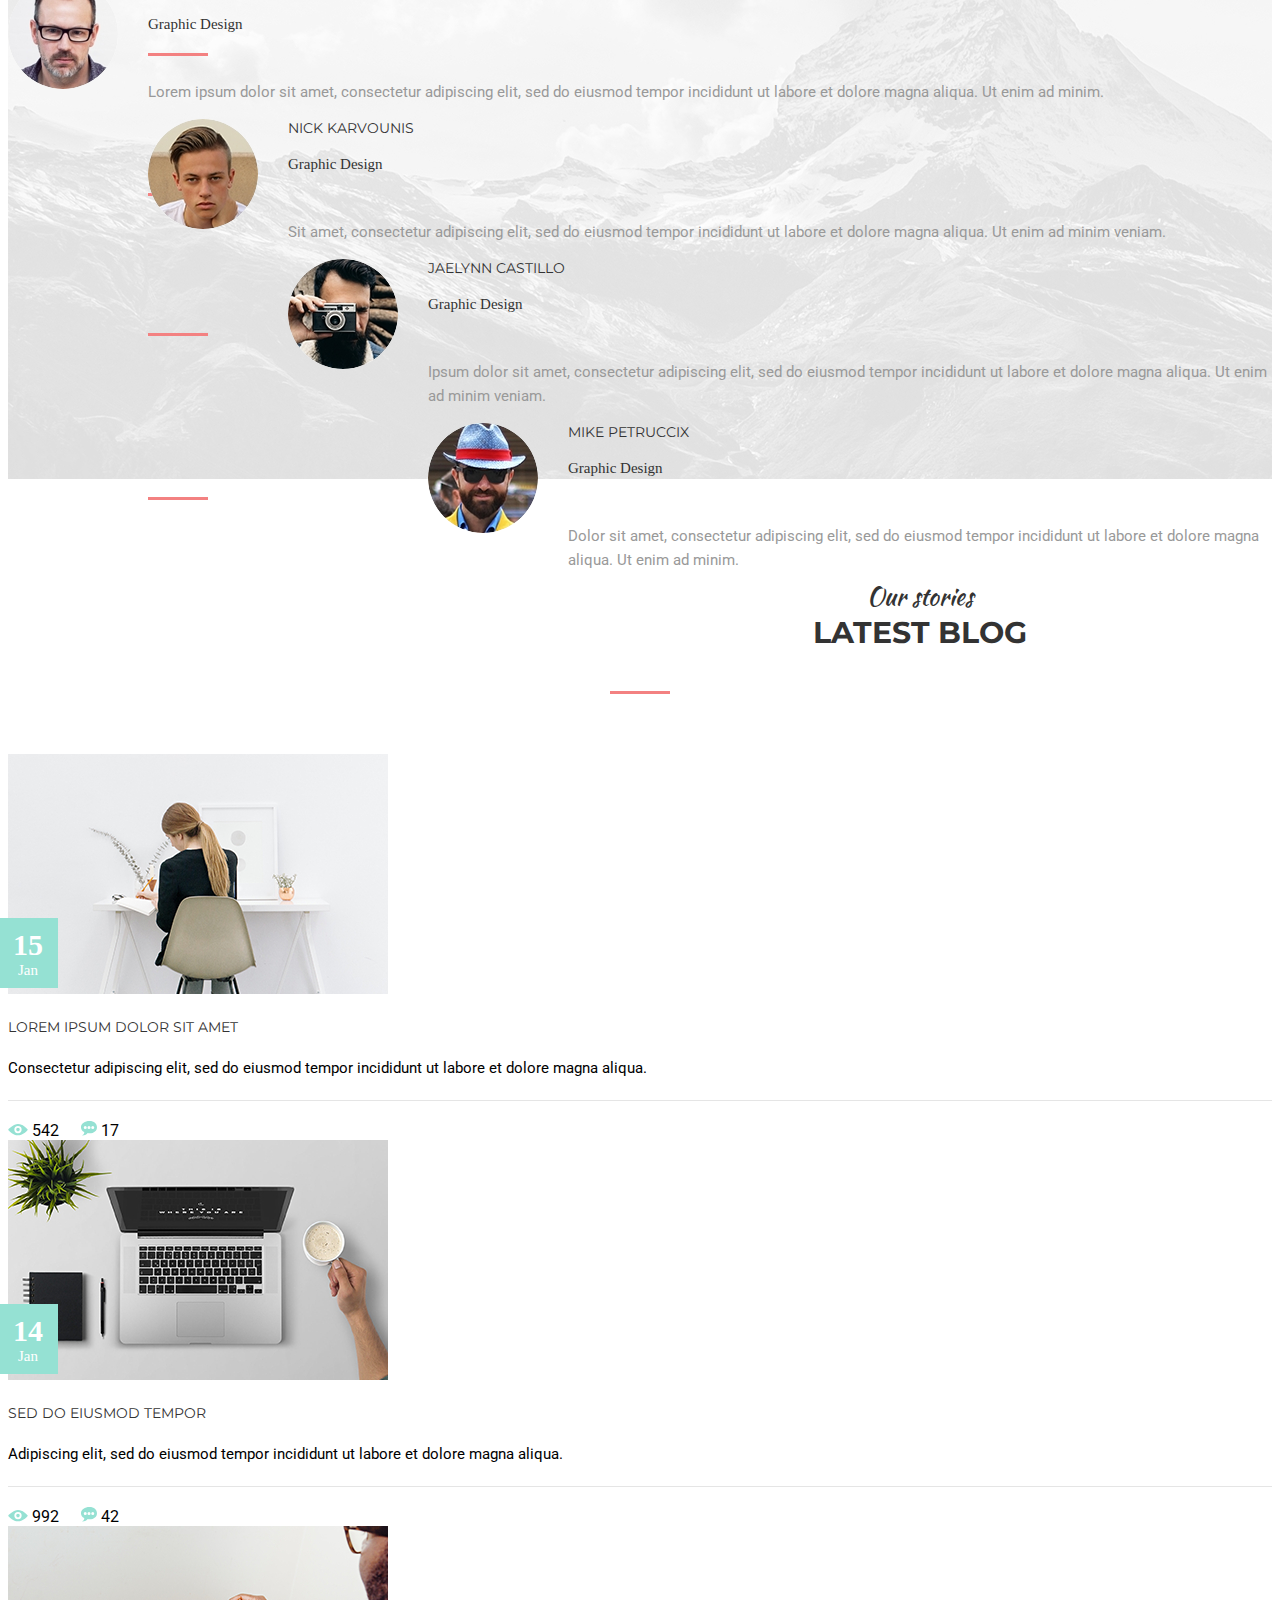
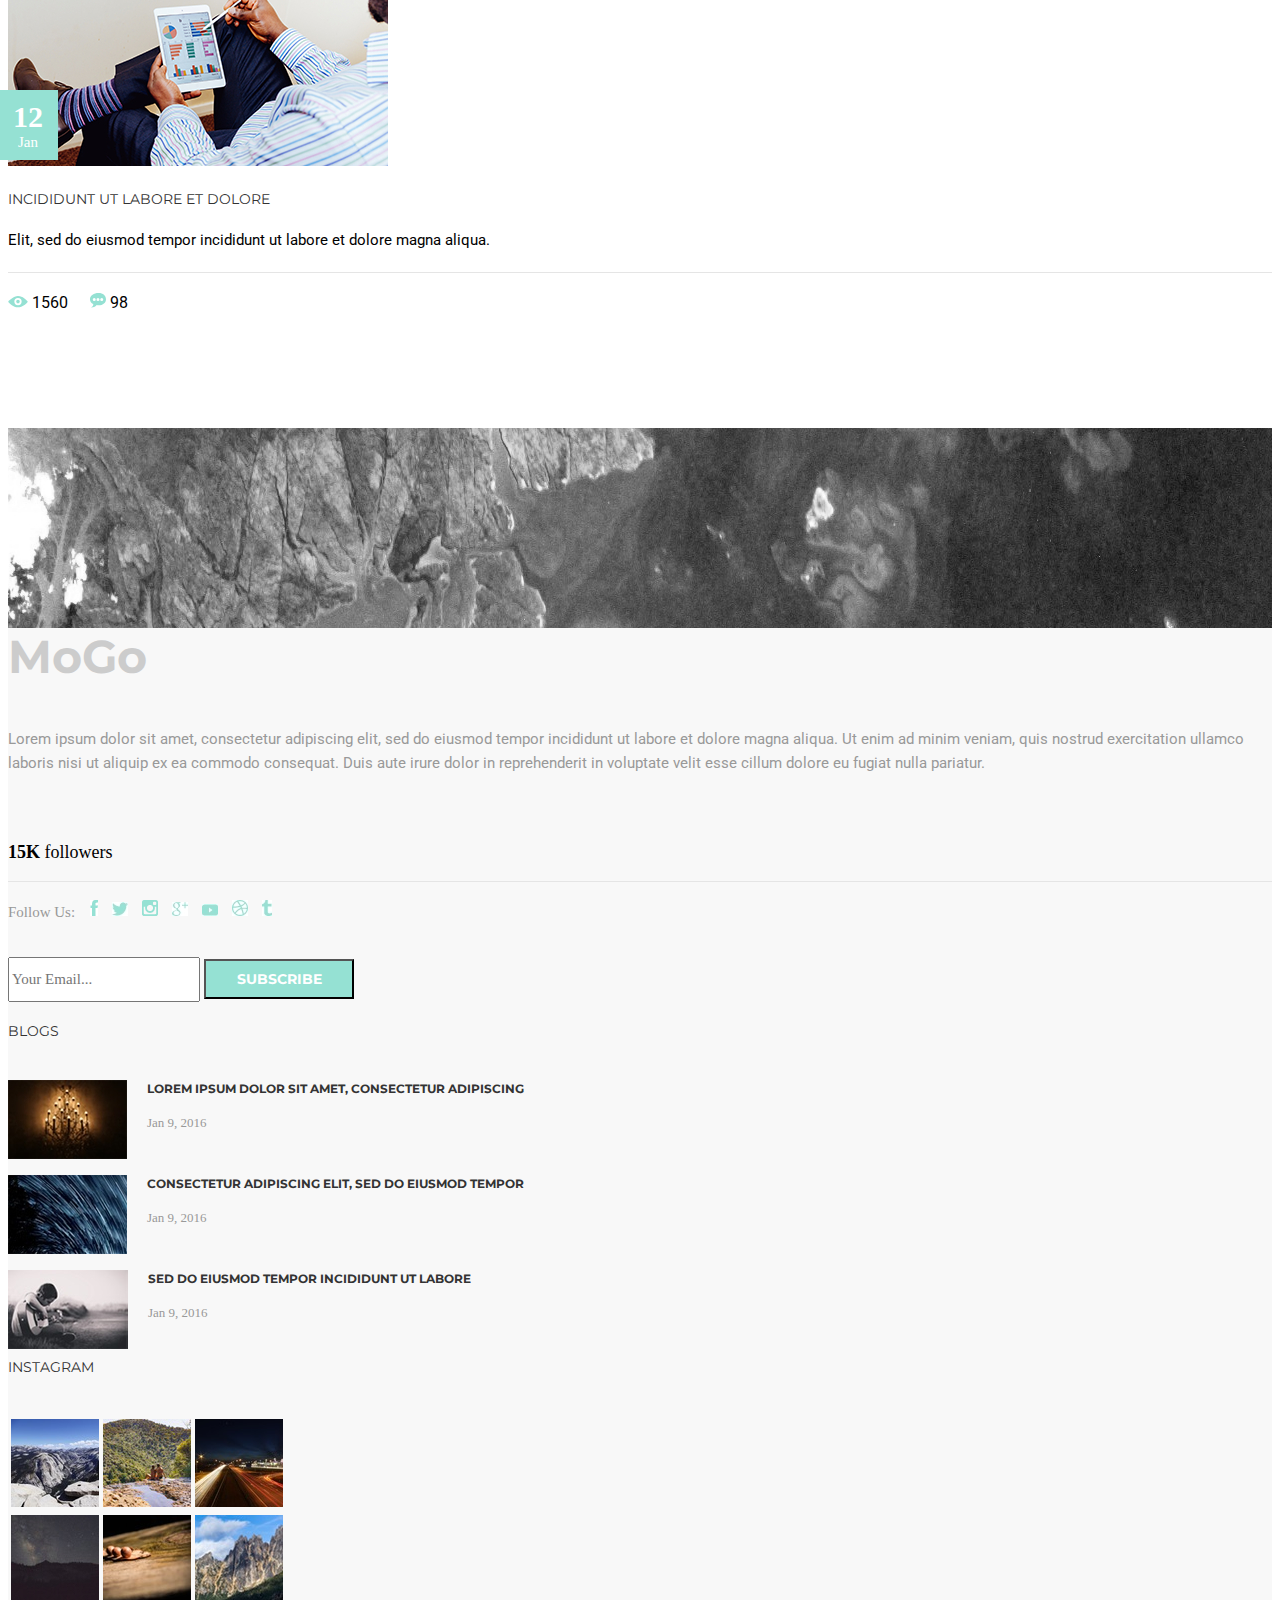
<file: WelcomeMogo/index.html>
<!DOCTYPE html>
<html lang="en">
<head>
    <meta charset="UTF-8">
    <title>Landing</title>
    <meta name="viewport" content="width=device-width, initial-scale=1, maximum-scale=1"/>

    <link rel="stylesheet" href="https://stackpath.bootstrapcdn.com/bootstrap/4.1.3/css/bootstrap.min.css" integrity="sha384-MCw98/SFnGE8fJT3GXwEOngsV7Zt27NXFoaoApmYm81iuXoPkFOJwJ8ERdknLPMO" crossorigin="anonymous">
    <link href="https://fonts.googleapis.com/css?family=Kaushan+Script|Montserrat:300,300i,400,700,700i|Roboto:300,300i,400,400i,700,700i" rel="stylesheet">
    <script src="https://code.jquery.com/jquery-3.3.1.slim.min.js" integrity="sha384-q8i/X+965DzO0rT7abK41JStQIAqVgRVzpbzo5smXKp4YfRvH+8abtTE1Pi6jizo" crossorigin="anonymous"></script>
    <script src="https://cdnjs.cloudflare.com/ajax/libs/popper.js/1.14.3/umd/popper.min.js" integrity="sha384-ZMP7rVo3mIykV+2+9J3UJ46jBk0WLaUAdn689aCwoqbBJiSnjAK/l8WvCWPIPm49" crossorigin="anonymous"></script>
    <script src="https://stackpath.bootstrapcdn.com/bootstrap/4.1.3/js/bootstrap.min.js" integrity="sha384-ChfqqxuZUCnJSK3+MXmPNIyE6ZbWh2IMqE241rYiqJxyMiZ6OW/JmZQ5stwEULTy" crossorigin="anonymous"></script>
    <link rel="stylesheet" href="css/style.css">

</head>
<body>
<header>
    <div class="container"></div>
    <div class="row">
        <div class="col-md-4 col-sm-12">
            <img src="images/logo.png" class="first-logo">
        </div>
        <div class="col-md-6 col-sm-12 text-right">
            <nav class="first-menu">
                <a href="#about">About</a>
                <a href="#services">services</a>
                <a href="#work">work</a>
                <a href="#blog">blog</a>
                <a href="#contact">contact</a>
            </nav>
        </div>
        <div class="col-2">
            <div class="first-icons">
                <a href="#">
                    <img src="images/cart.svg">
                </a>
                <a href="#">
                    <img src="images/search.svg">
                </a>
            </div>
        </div>
    </div>
    </div>
</header>
<section class="first">
    <div class="container">

        <div class="first-slider">
            <div class="first-slider__slogan">Creative Template</div>
            <h1 class="first-slider__name">Welcome to MoGo</h1>
            <button class="first-slider__btn">Learn more</button>
        </div>
    </div>
</section>

<section class="about" id="about">
    <div class="container">
        <div class="section__title">What we do</div>
        <h3 class="section__name">Story about us</h3>
        <div class="section__text">
            Lorem ipsum dolor sit amet, consectetur adipiscing elit, sed do eiusmod tempor incididunt ut labore et dolore magna aliqua. Ut enim ad minim veniam, quis nostrud exercitation ullamco laboris nisi ut aliquip ex ea commodo consequat.
        </div>
        <div class="about__pics">
            <div class="row ">
                <div class="col-4">
                    <div class="about__pics-item">
                        <div class="about__hover">
                            <img src="images/users.svg">
                            <div class="about__hover-text">super team</div>
                        </div>
                        <img src="images/about_1.jpg">
                    </div>
                </div>
                <div class="col-4">
                    <div class="about__pics-item">
                        <div class="about__hover">
                            <img src="images/users.svg">
                            <div class="about__hover-text">super team</div>
                        </div>
                        <img src="images/about_2.jpg">
                    </div>
                </div>
                <div class="col-4">
                    <div class="about__pics-item">
                        <div class="about__hover">
                            <img src="images/users.svg">
                            <div class="about__hover-text">super team</div>
                        </div>
                        <img src="images/about_3.jpg">
                    </div>
                </div>
            </div>
        </div>
    </div>
</section>

<section class="stat">
    <div class="container">
        <div class="stat__block">
            <div class="stat__item">
                <div class="stat__item-number">42</div>
                <div class="stat__item-text">Web Design Projects</div>
            </div>
            <div class="stat__item">
                <div class="stat__item-number">123</div>
                <div class="stat__item-text">happy client</div>
            </div>
            <div class="stat__item">
                <div class="stat__item-number">15</div>
                <div class="stat__item-text">award winner</div>
            </div>
            <div class="stat__item">
                <div class="stat__item-number">99</div>
                <div class="stat__item-text">cup of coffee</div>
            </div>
            <div class="stat__item">
                <div class="stat__item-number">24</div>
                <div class="stat__item-text">members</div>
            </div>
        </div>
    </div>
</section>

<section class="services" id="services">
    <div class="container">

        <div class="section__title">We work with</div>
        <div class="section__name">Amazing Services</div>

        <div class="row services__line">
            <div class="col-4">
                <div class="services__item">
                    <div class="row">
                        <div class="col-2">
                            <img src="images/service_1.svg">
                        </div>
                        <div class="col-10">
                            <div class="services__name">Photography</div>
                            <div class="services__text">Lorem ipsum dolor sit amet, consectetur adipiscing elit, sed do eiusmod tempor.</div>
                        </div>
                    </div>
                </div>
            </div>
            <div class="col-4">
                <div class="services__item">
                    <div class="row">
                        <div class="col-2">
                            <img src="images/service_2.svg">
                        </div>
                        <div class="col-10">
                            <div class="services__name">Web Design</div>
                            <div class="services__text">Lorem ipsum dolor sit amet, consectetur adipiscing elit, sed do eiusmod tempor.</div>
                        </div>
                    </div>
                </div>
            </div>
            <div class="col-4">
                <div class="services__item">
                    <div class="row">
                        <div class="col-2">
                            <img src="images/service_3.svg">
                        </div>
                        <div class="col-10">
                            <div class="services__name">Creativity</div>
                            <div class="services__text">Lorem ipsum dolor sit amet, consectetur adipiscing elit, sed do eiusmod tempor.</div>
                        </div>
                    </div>
                </div>
            </div>
        </div>

        <div class="row">
            <div class="col-4">
                <div class="services__item">
                    <div class="row">
                        <div class="col-2">
                            <img src="images/service_4.svg">
                        </div>
                        <div class="col-10">
                            <div class="services__name">seo</div>
                            <div class="services__text">Lorem ipsum dolor sit amet, consectetur adipiscing elit, sed do eiusmod tempor.</div>
                        </div>
                    </div>
                </div>
            </div>
            <div class="col-4">
                <div class="services__item">
                    <div class="row">
                        <div class="col-2">
                            <img src="images/service_5.svg">
                        </div>
                        <div class="col-10">
                            <div class="services__name">Css/Html</div>
                            <div class="services__text">Lorem ipsum dolor sit amet, consectetur adipiscing elit, sed do eiusmod tempor.</div>
                        </div>
                    </div>
                </div>
            </div>
            <div class="col-4">
                <div class="services__item">
                    <div class="row">
                        <div class="col-2">
                            <img src="images/service_6.svg">
                        </div>
                        <div class="col-10">
                            <div class="services__name">digital</div>
                            <div class="services__text">Lorem ipsum dolor sit amet, consectetur adipiscing elit, sed do eiusmod tempor.</div>
                        </div>
                    </div>
                </div>
            </div>
        </div>
    </div>
</section>

<section class="design">
    <div class="container">
        <div class="section__title">For all devices</div>
        <div class="section__name">Unique design</div>
        <div class="design__body">
            <img src="images/ipad.png" class="design__ipad">
            <img src="images/iphone.png" class="design__iphone">
        </div>
    </div>
</section>

<section class="wedo" id="work">
    <div class="container">
        <div class="section__title">Service</div>
        <div class="section__name">what we do</div>
        <div class="section__text">
            Lorem ipsum dolor sit amet, consectetur adipiscing elit, sed do eiusmod tempor incididunt ut labore et dolore magna aliqua. Ut enim ad minim veniam, quis nostrud exercitation ullamco laboris nisi ut aliquip ex ea commodo consequat.
        </div>
        <div class="row">
            <div class="col-6">
                <img src="images/wedo__photo.jpg">
            </div>
            <div class="col-6">
                <div class="wedo__slider">
                    <div class="accordion" id="accordionExample">
                        <div class="card">
                            <div class="card-header" id="headingOne">
                                <h5 class="mb-0">
                                    <button class="btn btn-link" type="button" data-toggle="collapse" data-target="#collapseOne" aria-expanded="true" aria-controls="collapseOne">
                                        <img class="wedo-foto" src="images/Photography.jpg">
                                        <div class="wedo-text">Photography
                                        </div>
                                    </button>
                                </h5>
                            </div>

                            <div id="collapseOne" class="collapse show" aria-labelledby="headingOne" data-parent="#accordionExample">
                                <div class="card-body">
                                    Lorem ipsum dolor sit amet, consectetur adipiscing elit, sed do eiusmod tempor incididunt ut labore et dolore magna aliqua. Ut enim ad minim veniam, quis nostrud exercitation ullamco laboris nisi ut aliquip ex ea commodo consequat. Duis aute irure dolor in reprehenderit in voluptate velit esse cillum dolore eu fugiat nulla pariatur. Excepteur sint occaecat cupidatat non proident, sunt in culpa qui officia deserunt mollit anim id est laborum.
                                </div>
                            </div>
                        </div>
                        <div class="card">
                            <div class="card-header" id="headingTwo">
                                <h5 class="mb-0">
                                    <button class="btn btn-link collapsed" type="button" data-toggle="collapse" data-target="#collapseTwo" aria-expanded="false" aria-controls="collapseTwo">
                                        <img class="wedo-foto" src="images/EQUALIZER.jpg">
                                        <div class="wedo-text">creativity
                                        </div>
                                    </button>
                                </h5>
                            </div>
                            <div id="collapseTwo" class="collapse" aria-labelledby="headingTwo" data-parent="#accordionExample">
                                <div class="card-body">
                                    Lorem ipsum dolor sit amet, consectetur adipiscing elit, sed do eiusmod tempor incididunt ut labore et dolore magna aliqua. Ut enim ad minim veniam, quis nostrud exercitation ullamco laboris nisi ut aliquip ex ea commodo consequat. Duis aute irure dolor in reprehenderit in voluptate velit esse cillum dolore eu fugiat nulla pariatur. Excepteur sint occaecat cupidatat non proident, sunt in culpa qui officia deserunt mollit anim id est laborum.
                                </div>
                            </div>
                        </div>
                        <div class="card">
                            <div class="card-header" id="headingThree">
                                <h5 class="mb-0">
                                    <button class="btn btn-link collapsed" type="button" data-toggle="collapse" data-target="#collapseThree" aria-expanded="false" aria-controls="collapseThree">
                                        <img class="wedo-foto" src="images/BULLSEYE.jpg">
                                        <div class="wedo-text">web design
                                        </div>
                                    </button>
                                </h5>
                            </div>
                            <div id="collapseThree" class="collapse" aria-labelledby="headingThree" data-parent="#accordionExample">
                                <div class="card-body">
                                    Lorem ipsum dolor sit amet, consectetur adipiscing elit, sed do eiusmod tempor incididunt ut labore et dolore magna aliqua. Ut enim ad minim veniam, quis nostrud exercitation ullamco laboris nisi ut aliquip ex ea commodo consequat. Duis aute irure dolor in reprehenderit in voluptate velit esse cillum dolore eu fugiat nulla pariatur. Excepteur sint occaecat cupidatat non proident, sunt in culpa qui officia deserunt mollit anim id est laborum.
                                </div>
                            </div>
                        </div>
                    </div>
                </div>
            </div>
        </div>
    </div>
</section>

<section class="Jon-Doe">
    <div class="container">
        <div id="carouselExampleFade" class="carousel slide carousel-fade" data-ride="carousel">
            <div class="carousel-inner">
                <div class="carousel-item active">
                    <div class="d-block w-100">
                        <img src="images/message2.jpg" alt="First slide">
                        <div class="Joshu-text">
                            <p class="Joshu-text-all">“Lorem ipsum dolor sit amet, consectetur adipiscing elit, sed do eiusmod tempor incididunt ut labore et dolore magna aliqua. Ut enim ad minim veniam, quis nostrud exercitation.”</p>
                            <p class="Joshu-text-sign">
                                Jon Doe
                            </p>
                        </div>
                    </div>
                </div>
                <div class="carousel-item">
                    <div class="d-block w-100">
                        <img src="images/message2.jpg" alt="First slide">
                        <div class="Joshu-text">
                            <p class="Joshu-text-all">“Lorem ipsum dolor sit amet, consectetur adipiscing elit, sed do eiusmod tempor incididunt ut labore et dolore magna aliqua. Ut enim ad minim veniam, quis nostrud exercitation.”</p>
                            <p class="Joshu-text-sign">
                                Jon Doe
                            </p>
                        </div>
                    </div>
                </div>
                <div class="carousel-item">
                    <div class="d-block w-100">
                        <img src="images/message2.jpg" alt="First slide">
                        <div class="Joshu-text">
                            <p class="Joshu-text-all">“Lorem ipsum dolor sit amet, consectetur adipiscing elit, sed do eiusmod tempor incididunt ut labore et dolore magna aliqua. Ut enim ad minim veniam, quis nostrud exercitation.”</p>
                            <p class="Joshu-text-sign">
                                Jon Doe
                            </p>
                        </div>
                    </div>
                </div>
            </div>
            <a class="carousel-control-prev" href="#carouselExampleFade" role="button" data-slide="prev">
                <span class="carousel-control-prev-icon" aria-hidden="true"></span>
                <span class="sr-only">Previous</span>
            </a>
            <a class="carousel-control-next" href="#carouselExampleFade" role="button" data-slide="next">
                <span class="carousel-control-next-icon" aria-hidden="true"></span>
                <span class="sr-only">Next</span>
            </a>
        </div>
    </div>
</section>

<section class="who_we_are">
    <div class="container">
        <div class="section__title">Who we are</div>
        <h3 class="section__name">Meet our team</h3>
        <div class="section__text">
            Lorem ipsum dolor sit amet, consectetur adipiscing elit, sed do eiusmod tempor incididunt ut labore et dolore magna aliqua. Ut enim ad minim veniam, quis nostrud exercitation ullamco laboris nisi ut aliquip ex ea commodo consequat.
        </div>
        <div class="who__pics">
            <div class="row ">
                <div class="col-4">
                    <div class="who__pics-item">
                        <div class="who__hover">
                            <img src="images/users.svg">
                            <div class="who__hover-text">super team
                            </div>
                        </div>
                        <img src="images/foto1.jpg">
                    </div>
                </div>
                <div class="col-4">
                    <div class="who__pics-item">
                        <div class="who__hover">
                            <img src="images/users.svg">
                            <div class="who__hover-text">super team</div>
                        </div>
                        <img src="images/foto2.jpg">
                    </div>
                </div>
                <div class="col-4">
                    <div class="who__pics-item">
                        <div class="who__hover">
                            <img src="images/users.svg">
                            <div class="who__hover-text">super team</div>
                        </div>
                        <img src="images/foto3.jpg">
                    </div>
                </div>
            </div>
        </div>
    </div>
</section>

<section class="some">
    <div class="section__title">What we do</div>
    <h3 class="section__name">some of our work</h3>
    <div class="section__text">
        Lorem ipsum dolor sit amet, consectetur adipiscing elit, sed do eiusmod tempor incididunt ut labore et dolore magna aliqua. Ut enim ad minim veniam, quis nostrud exercitation ullamco laboris nisi ut aliquip ex ea commodo consequat.
    </div>
    <div class="some-flex-container">
        <img src="images/man1.jpg" height="390" width="480">
        <img src="images/bridge2.jpg" width="480" height="390">
        <img src="images/jellyfish3.jpg" height="780" width="480">
        <img src="images/light4.jpg" width="480" height="390">
        <img src="images/bridge5.jpg" height="390" width="480">
        <img src="images/sun6.jpg" width="480" height="390">
        <img src="images/Layer_32.jpg" height="390" width="480">

    </div>
</section>
<section class="Joshua-Earle">
    <div class="container">
        <div id="carouselExampleFade-1" class="carousel slide carousel-fade" data-ride="carousel">
            <div class="carousel-inner">
                <div class="carousel-item active">
                    <div class="d-block w-100">
                        <img src="images/Joshua Earle.jpg" alt="First slide">
                        <div class="Joshu-text">
                            <p class="Joshu-text-all">“Lorem ipsum dolor sit amet, consectetur adipiscing elit, sed do eiusmod tempor incididunt ut labore et dolore magna aliqua. Ut enim ad minim veniam, quis nostrud exercitation.”</p>
                            <p class="Joshu-text-sign">
                                Joshua Earle
                            </p>
                        </div>
                    </div>
                </div>
                <div class="carousel-item">
                    <div class="d-block w-100">
                        <img src="images/Joshua Earle.jpg" alt="First slide">
                        <div class="Joshu-text">
                            <p class="Joshu-text-all">“Lorem ipsum dolor sit amet, consectetur adipiscing elit, sed do eiusmod tempor incididunt ut labore et dolore magna aliqua. Ut enim ad minim veniam, quis nostrud exercitation.”</p>
                            <p class="Joshu-text-sign">
                                Joshua Earle
                            </p>
                        </div>
                    </div>
                </div>
                <div class="carousel-item">
                    <div class="d-block w-100">
                        <img src="images/Joshua Earle.jpg" alt="First slide">
                        <div class="Joshu-text">
                            <p class="Joshu-text-all">“Lorem ipsum dolor sit amet, consectetur adipiscing elit, sed do eiusmod tempor incididunt ut labore et dolore magna aliqua. Ut enim ad minim veniam, quis nostrud exercitation.”</p>
                            <p class="Joshu-text-sign">
                                Joshua Earle
                            </p>
                        </div>
                    </div>
                </div>
            </div>
            <a class="carousel-control-prev" href="#carouselExampleFade" role="button" data-slide="prev">
                <span class="carousel-control-prev-icon" aria-hidden="true"></span>
                <span class="sr-only">Previous</span>
            </a>
            <a class="carousel-control-next" href="#carouselExampleFade" role="button" data-slide="next">
                <span class="carousel-control-next-icon" aria-hidden="true"></span>
                <span class="sr-only">Next</span>
            </a>
        </div>
    </div>
</section>
<section class="happy">
    <div class="container">
        <div class="happy__title">Happy Clients</div>
        <h3 class="happy__name">What people say</h3>
        <div class="happy-top">
            <div class="row">
                <div class="col-6">
                    <img src="images/Matthew Dix.jpg">
                    <p class="happy-top-title">Matthew Dix</p>
                    <p class="happy-top-position">Graphic Design</p>
                    <p class="happy-top-text">Lorem ipsum dolor sit amet, consectetur adipiscing elit, sed do eiusmod tempor incididunt ut labore et dolore magna aliqua. Ut enim ad minim.</p>
                </div>
                <div class="col-6">
                    <img src="images/Nick Karvounis.jpg">
                    <p class="happy-top-title">Nick Karvounis</p>
                    <p class="happy-top-position">Graphic Design</p>
                    <p class="happy-top-text">Sit amet, consectetur adipiscing elit, sed do eiusmod tempor incididunt ut labore et dolore magna aliqua. Ut enim ad minim veniam.</p>
                </div>
            </div>
            <div class="happy-bottom">
                <div class="row">
                    <div class="col-6">
                        <img src="images/Jaelynn Castillo .jpg">
                        <p class="happy-top-title">Jaelynn Castillo</p>
                        <p class="happy-top-position">Graphic Design</p>
                        <p class="happy-top-text">Ipsum dolor sit amet, consectetur adipiscing elit, sed do eiusmod tempor incididunt ut labore et dolore magna aliqua. Ut enim ad minim veniam.</p>
                    </div>
                    <div class="col-6">
                        <img src="images/Mike Petrucci.jpg">
                        <p class="happy-top-title">Mike Petruccix</p>
                        <p class="happy-top-position">Graphic Design</p>
                        <p class="happy-top-text">Dolor sit amet, consectetur adipiscing elit, sed do eiusmod tempor incididunt ut labore et dolore magna aliqua. Ut enim ad minim.</p>
                    </div>
                </div>
            </div>

        </div>
    </div>
</section>

<section class="blog" id="blog">
    <div class="container">
        <div class="section__title">Our stories</div>
        <div class="section__name">Latest blog</div>
        <div class="row">
            <div class="col-4">
                <div class="blog__photo">
                    <img src="images/Layer1.jpg">
                    <div class="block__date">
                            <span class="block__date-number">
                                15
                            </span>
                        <span class="block__date-month">
                                Jan
                            </span>
                    </div>
                </div>
                <div class="blog__title">
                    Lorem ipsum dolor sit amet
                </div>
                <div class="blog__discription">
                    Consectetur adipiscing elit, sed do eiusmod tempor incididunt ut labore et dolore magna aliqua.
                </div>
                <div class="blog__info">
                        <span class="blog__info-view">
                            <img src="images/comments.svg"> 542
                        </span>
                    <span class="blog__info-comment">
                            <img src="images/comments2.svg"> 17
                        </span>
                </div>
            </div>
            <div class="col-4">
                <div class="blog__photo">
                    <img src="images/Laye2.jpg">
                    <div class="block__date">
                            <span class="block__date-number">
                                14
                            </span>
                        <span class="block__date-month">
                                Jan
                            </span>
                    </div>
                </div>
                <div class="blog__title">
                    sed do eiusmod tempor
                </div>
                <div class="blog__discription">
                    Adipiscing elit, sed do eiusmod tempor incididunt ut labore et dolore magna aliqua.
                </div>
                <div class="blog__info">
                        <span class="blog__info-view">
                            <img src="images/comments.svg"> 992
                        </span>
                    <span class="blog__info-comment">
                            <img src="images/comments2.svg"> 42
                        </span>
                </div>
            </div>
            <div class="col-4">
                <div class="blog__photo">
                    <img src="images/Layer3.jpg">
                    <div class="block__date">
                            <span class="block__date-number">
                                12
                            </span>
                        <span class="block__date-month">
                                Jan
                            </span>
                    </div>
                </div>
                <div class="blog__title">
                    incididunt ut labore et dolore
                </div>
                <div class="blog__discription">
                    Elit, sed do eiusmod tempor incididunt ut labore et dolore magna aliqua.
                </div>
                <div class="blog__info">
                        <span class="blog__info-view">
                            <img src="images/comments.svg"> 1560
                        </span>
                    <span class="blog__info-comment">
                            <img src="images/comments2.svg"> 98
                        </span>
                </div>
            </div>
        </div>
    </div>
</section>
<section class="map">
    <div class="Open-map">
        <div class="Open-map__hover">
            <img src="images/PIN_2.png" width="20" height="26">
            <div class="Open-map-text">Open map
            </div>
        </div>
        <img src="images/Open-map.jpg" height="200">
    </div>
</section>
<section class="contact" id="contact">
    <div class="container">
        <div class="row">
            <div class="col-4">
                <div class="follow">
                    <div class="contact-logo-title">
                        MoGo
                    </div>
                    <span class="contact-text">
                        Lorem ipsum dolor sit amet, consectetur adipiscing elit, sed do eiusmod tempor incididunt ut labore et dolore magna aliqua. Ut enim ad minim veniam, quis nostrud exercitation ullamco laboris nisi ut aliquip ex ea commodo consequat.

Duis aute irure dolor in reprehenderit in voluptate velit esse cillum dolore eu fugiat nulla pariatur.
                    </span>
                    <p class="contact-text-followers">
                        <b>15K</b> followers
                    </p>
                    <div class="contact-follow-us">
                        <p>Follow Us:</p>
                        <img src="images/facebook.jpg">
                        <img src="images/twitter.jpg">
                        <img src="images/instagram.png">
                        <img src="images/google_plus.jpg">
                        <img src="images/youtube.jpg">
                        <img src="images/dribbble.jpg">
                        <img src="images/tumblr.jpg">
                    </div>
                    <div class="contact-form">
                        <span class="input-group-label">
        <i class="fa fa-envelope"></i>
      </span>
                        <input class="input-group-field" type="email" placeholder="Your Email..." required>
                        <button class="button">Subscribe</button>
                    </div>
                </div>

            </div>
            <div class="col-4">
                <div class="blogs">
                    <div class="contact-logo-blogs">
                        blogs
                    </div>
                    <div class="blogs-candles">
                        <img src="images/photos-7884rHDsW8yqbsyN.jpg" class="blogs-img">
                        <p class="blogs-text">
                            Lorem ipsum dolor sit amet,
                            consectetur adipiscing
                        </p>
                        <p class="blogs-text-date">Jan 9, 2016</p>
                    </div>
                    <div class="blogs-stars">
                        <img src="images/photos-7884lejLFH9MN8IC.jpg" class="blogs-img">
                        <p class="blogs-text">
                            Consectetur adipiscing elit,
                            sed do eiusmod tempor
                        </p>
                        <p class="blogs-text-date">Jan 9, 2016</p>
                    </div>
                    <div class="blogs-guitar">
                        <img src="images/photos-7884P2smgicsZFyn.jpg" class="blogs-img">
                        <p class="blogs-text">
                            sed do eiusmod tempor
                            incididunt ut labore
                        </p>
                        <p class="blogs-text-date">Jan 9, 2016</p>
                    </div>
                </div>
            </div>
            <div class="col-4">
                <div class="instagram">
                    <div class="contact-logo-blogs">
                        instagram
                    </div>
                    <table class="instagram-img">
                        <tr>
                            <th><img src="images/insta1.jpg"></th>
                            <th><img src="images/insta2.png"></th>
                            <th><img src="images/insta3.jpg"></th>
                        </tr>
                        <tr>
                            <th><img src="images/insta4.jpg"></th>
                            <th><img src="images/insta5.jpg"></th>
                            <th><img src="images/insta6.jpg"></th>
                        </tr>
                        <tr>
                            <th><img src="images/insta7.jpg"></th>
                            <th><img src="images/insta8.jpg"></th>
                            <th><img src="images/insta9.jpg"></th>
                        </tr>
                    </table>
                    <p class="instagram-text">
                        View more photos
                    </p>
                </div>
            </div>
        </div>
    </div>
</section>
<section class="footer">
    <div class="container">
        <div class="footer-text">
            <p>© 2016 MoGo free PSD template by <span class="footer-textcolor">Laaqiq</span></p>
        </div>
    </div>
</section>
</body>
</html>
</file>
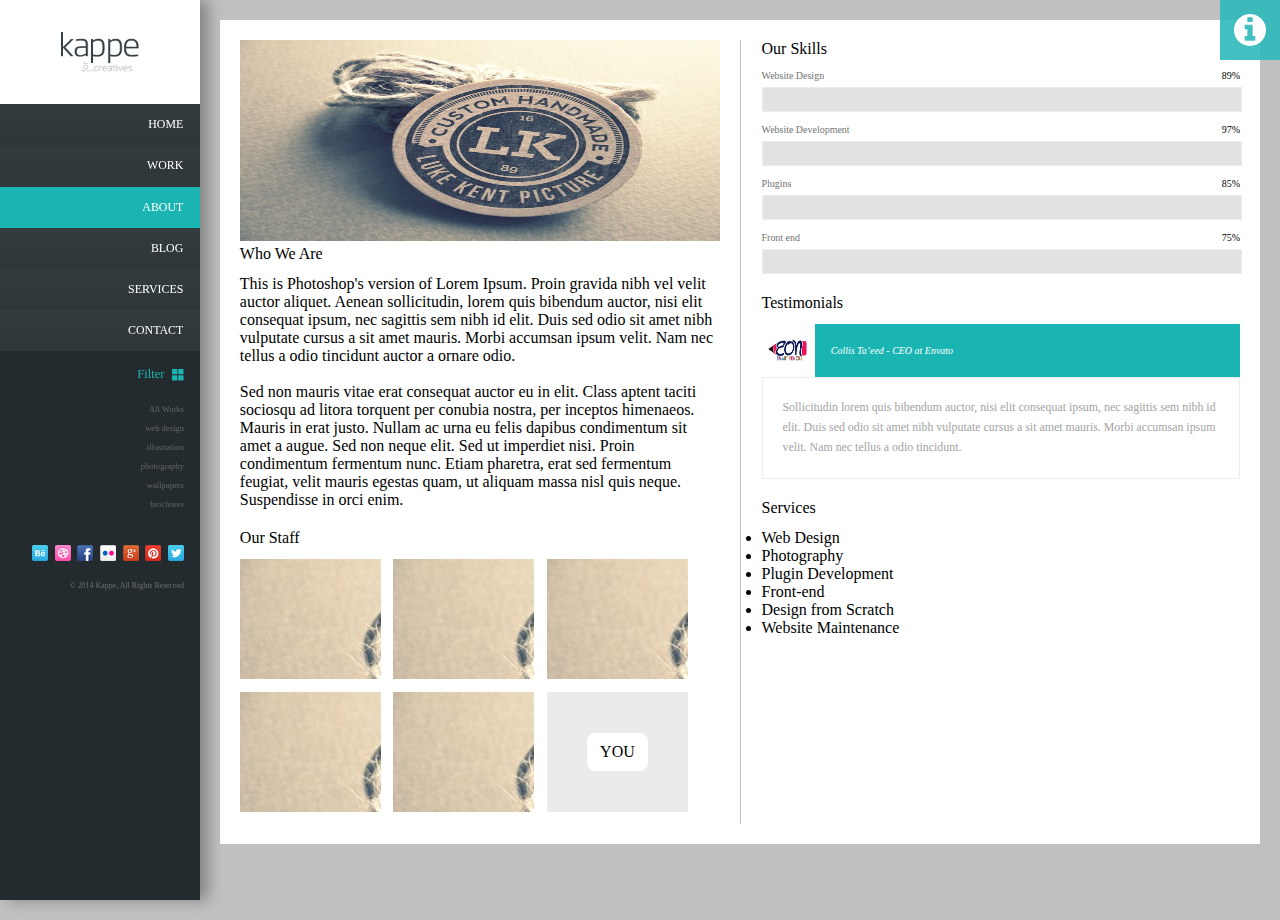
<file: Kappe/about.html>
<!DOCTYPE html>
<html lang="en">
<head>
    <meta charset="UTF-8">
    <title>Title</title>
    <link rel="stylesheet" href="css/style.css">
    <script
            src="https://code.jquery.com/jquery-3.3.1.js"
            integrity="sha256-2Kok7MbOyxpgUVvAk/HJ2jigOSYS2auK4Pfzbm7uH60="
            crossorigin="anonymous"></script>
    <script src="js/javascript.js"></script>

</head>
<body>
    <div id="info_box">
        <ul>
            <li><svg version="1.1"  xmlns="http://www.w3.org/2000/svg" xmlns:xlink="http://www.w3.org/1999/xlink" x="0px" y="0px"
	 viewBox="0 0 578.106 578.106" style="enable-background:new 0 0 578.106 578.106;" xml:space="preserve">
		<path style="fill:#fff;" d="M577.83,456.128c1.225,9.385-1.635,17.545-8.568,24.48l-81.396,80.781
			c-3.672,4.08-8.465,7.551-14.381,10.404c-5.916,2.857-11.729,4.693-17.439,5.508c-0.408,0-1.635,0.105-3.676,0.309
			c-2.037,0.203-4.689,0.307-7.953,0.307c-7.754,0-20.301-1.326-37.641-3.979s-38.555-9.182-63.645-19.584
			c-25.096-10.404-53.553-26.012-85.376-46.818c-31.823-20.805-65.688-49.367-101.592-85.68
			c-28.56-28.152-52.224-55.08-70.992-80.783c-18.768-25.705-33.864-49.471-45.288-71.299
			c-11.425-21.828-19.993-41.616-25.705-59.364S4.59,177.362,2.55,164.51s-2.856-22.95-2.448-30.294
			c0.408-7.344,0.612-11.424,0.612-12.24c0.816-5.712,2.652-11.526,5.508-17.442s6.324-10.71,10.404-14.382L98.022,8.756
			c5.712-5.712,12.24-8.568,19.584-8.568c5.304,0,9.996,1.53,14.076,4.59s7.548,6.834,10.404,11.322l65.484,124.236
			c3.672,6.528,4.692,13.668,3.06,21.42c-1.632,7.752-5.1,14.28-10.404,19.584l-29.988,29.988c-0.816,0.816-1.53,2.142-2.142,3.978
			s-0.918,3.366-0.918,4.59c1.632,8.568,5.304,18.36,11.016,29.376c4.896,9.792,12.444,21.726,22.644,35.802
			s24.684,30.293,43.452,48.653c18.36,18.77,34.68,33.354,48.96,43.76c14.277,10.4,26.215,18.053,35.803,22.949
			c9.588,4.896,16.932,7.854,22.031,8.871l7.648,1.531c0.816,0,2.145-0.307,3.979-0.918c1.836-0.613,3.162-1.326,3.979-2.143
			l34.883-35.496c7.348-6.527,15.912-9.791,25.705-9.791c6.938,0,12.443,1.223,16.523,3.672h0.611l118.115,69.768
			C571.098,441.238,576.197,447.968,577.83,456.128z"/>

</svg>9930 1234 5679</li>
            <li><svg version="1.1"  xmlns="http://www.w3.org/2000/svg" xmlns:xlink="http://www.w3.org/1999/xlink" x="0px" y="0px" viewBox="0 0 485.211 485.211" style="enable-background:new 0 0 485.211 485.211;"
	 xml:space="preserve">

	<path d="M485.211,363.906c0,10.637-2.992,20.498-7.785,29.174L324.225,221.67l151.54-132.584
		c5.895,9.355,9.446,20.344,9.446,32.219V363.906z M242.606,252.793l210.863-184.5c-8.653-4.737-18.397-7.642-28.908-7.642H60.651
		c-10.524,0-20.271,2.905-28.889,7.642L242.606,252.793z M301.393,241.631l-48.809,42.734c-2.855,2.487-6.41,3.729-9.978,3.729
		c-3.57,0-7.125-1.242-9.98-3.729l-48.82-42.736L28.667,415.23c9.299,5.834,20.197,9.329,31.983,9.329h363.911
		c11.784,0,22.687-3.495,31.983-9.329L301.393,241.631z M9.448,89.085C3.554,98.44,0,109.429,0,121.305v242.602
		c0,10.637,2.978,20.498,7.789,29.174l153.183-171.44L9.448,89.085z"/>

</svg>
                contact@domain.com</li>
            <li>
                <svg version="1.1"  xmlns="http://www.w3.org/2000/svg" xmlns:xlink="http://www.w3.org/1999/xlink" x="0px" y="0px"
                     viewBox="0 0 27.02 27.02" style="enable-background:new 0 0 27.02 27.02;" xml:space="preserve">
	<path style="fill:#fff;" d="M3.674,24.876c0,0-0.024,0.604,0.566,0.604c0.734,0,6.811-0.008,6.811-0.008l0.01-5.581
		c0,0-0.096-0.92,0.797-0.92h2.826c1.056,0,0.991,0.92,0.991,0.92l-0.012,5.563c0,0,5.762,0,6.667,0
		c0.749,0,0.715-0.752,0.715-0.752V14.413l-9.396-8.358l-9.975,8.358C3.674,14.413,3.674,24.876,3.674,24.876z"/>
                    <path style="fill:#030104;" d="M0,13.635c0,0,0.847,1.561,2.694,0l11.038-9.338l10.349,9.28c2.138,1.542,2.939,0,2.939,0
		L13.732,1.54L0,13.635z"/>
                    <polygon style="fill:#030104;" points="23.83,4.275 21.168,4.275 21.179,7.503 23.83,9.752 	"/>
</svg>street address example</li>
        </ul>
    </div>
    <header>
        <div id="logo">
            <img src="img/header_logo.jpg" alt="">
        </div>
        
        <nav id="main_nav">
            <li><a href="index.html">Home</a></li>
            <li><a href="Work.html" >Work</a></li>
            <li><a href="about.html" class="active">About</a></li>
            <li><a href="Blog.html">Blog</a></li>
            <li><a href="Services.html">Services</a></li>
            <li><a href="Contact.html">Contact</a></li>
        </nav>
        <div id="filter">
            <div id="title_filter">
                Filter
                <svg version="1.1" xmlns="http://www.w3.org/2000/svg" xmlns:xlink="http://www.w3.org/1999/xlink" x="0px" y="0px"
                     viewBox="0 0 271.673 271.673" style="enable-background:new 0 0 271.673 271.673;" xml:space="preserve">
<g>
	<g>
		<g>
			<path d="M114.939,0H10.449C4.678,0,0,4.678,0,10.449v104.49c0,5.771,4.678,10.449,10.449,10.449h104.49
				c5.771,0,10.449-4.678,10.449-10.449V10.449C125.388,4.678,120.71,0,114.939,0z"/>
            <path d="M261.224,0h-104.49c-5.771,0-10.449,4.678-10.449,10.449v104.49c0,5.771,4.678,10.449,10.449,10.449h104.49
				c5.771,0,10.449-4.678,10.449-10.449V10.449C271.673,4.678,266.995,0,261.224,0z"/>
            <path d="M114.939,146.286H10.449C4.678,146.286,0,150.964,0,156.735v104.49c0,5.771,4.678,10.449,10.449,10.449h104.49
				c5.771,0,10.449-4.678,10.449-10.449v-104.49C125.388,150.964,120.71,146.286,114.939,146.286z"/>
            <path d="M261.224,146.286h-104.49c-5.771,0-10.449,4.678-10.449,10.449v104.49c0,5.771,4.678,10.449,10.449,10.449h104.49
				c5.771,0,10.449-4.678,10.449-10.449v-104.49C271.673,150.964,266.995,146.286,261.224,146.286z"/>
		</g>
	</g>
	</g>
</svg>
            </div>
            <ul>
                <li><a href="#">All Works</a></li>
                <li><a href="#">web design</a></li>
                <li><a href="#">illustration</a></li>
                <li><a href="#">photography</a></li>
                <li><a href="#">wallpapers</a></li>
                <li><a href="#">brochures</a></li>
            </ul>

        </div>
        <div id="soc_bar">
            <a href="#"><img src="img/webicon-behance.png" alt=""></a>
            <a href="#"><img src="img/webicon-dribbble.png" alt=""></a>
            <a href="#"><img src="img/webicon-facebook.png" alt=""></a>
            <a href="#"><img src="img/webicon-flickr.png" alt=""></a>
            <a href="#"><img src="img/webicon-googleplus.png" alt=""></a>
            <a href="#"><img src="img/webicon-pinterest.png" alt=""></a>
            <a href="#"><img src="img/webicon-twitter.png" alt=""></a>
        </div>
        <p id="cop">© 2014 Kappe, All Rights Reserved</p>

    </header>

    <main>
        <div class="wrap white">
            <div class="info_about_box">
                <div class="left_info">
                    <div class="img_box_about">
                        <img src="img/vintage-logo-mockup-psd-56382.jpg" alt="">
                    </div>
                    <div class="about">
                        <h1>
                            Who We Are
                        </h1>
                        <p>
                            This is Photoshop's version  of Lorem Ipsum. Proin gravida nibh vel velit auctor aliquet. Aenean sollicitudin, lorem quis bibendum auctor, nisi elit consequat ipsum, nec sagittis sem nibh id elit. Duis sed odio sit amet nibh vulputate cursus a sit amet mauris. Morbi accumsan ipsum velit. Nam nec tellus a odio tincidunt auctor a ornare odio.</p><br>
                        <p>Sed non  mauris vitae erat consequat auctor eu in elit. Class aptent taciti sociosqu ad litora torquent per conubia nostra, per inceptos himenaeos. Mauris in erat justo. Nullam ac urna eu felis dapibus condimentum sit amet a augue. Sed non neque elit. Sed ut imperdiet nisi. Proin condimentum fermentum nunc. Etiam pharetra, erat sed fermentum feugiat, velit mauris egestas quam, ut aliquam massa nisl quis neque. Suspendisse in orci enim.
                        </p>
                    </div>
                    <div class="staff_box">
                        <p class="title_info">
                            Our Staff
                        </p>
                        <div class="list_staff">
                            <div class="staff">
                                <a href="#">
                                    <h4>John Smith</h4>
                                    <p>Web Developer</p>
                                </a>
                                <img src="img/vintage-logo-mockup-psd-56382.jpg" alt="">
                            </div>
                            <div class="staff">
                                <a href="#">
                                    <h4>John Smith</h4>
                                    <p>Web Developer</p>
                                </a>
                                <img src="img/vintage-logo-mockup-psd-56382.jpg" alt="">
                            </div>
                            <div class="staff">
                                <a href="#">
                                    <h4>John Smith</h4>
                                    <p>Web Developer</p>
                                </a>
                                <img src="img/vintage-logo-mockup-psd-56382.jpg" alt="">
                            </div>
                            <div class="staff">
                                <a href="#">
                                    <h4>John Smith</h4>
                                    <p>Web Developer</p>
                                </a>
                                <img src="img/vintage-logo-mockup-psd-56382.jpg" alt="">
                            </div>
                            <div class="staff">
                                <a href="#">
                                    <h4>John Smith</h4>
                                    <p>Web Developer</p>
                                </a>
                                <img src="img/vintage-logo-mockup-psd-56382.jpg" alt="">
                            </div>
                            <div class="you">
                                <span>you</span>
                            </div>
                        </div>
                    </div>
                </div>
                <div class="right_info">
                    <div class="Our">
                        <p class="title_info">
                            Our Skills
                        </p>
                        <ul>
                            <li>
                                <div class="f_line_our">
                                    <p>Website Design</p>
                                    <p>89%</p>
                                </div>
                                <div class="pro">
                                    <div class="pr_bar" data-skill="89">
                                    </div>
                                </div>
                            </li>
                            <li>
                                <div class="f_line_our">
                                    <p>Website Development</p>
                                    <p>97%</p>
                                </div>
                                <div class="pro">
                                    <div class="pr_bar" data-skill="97">
                                    </div>
                                </div>
                            </li>
                            <li>
                                <div class="f_line_our">
                                    <p>Plugins</p>
                                    <p>85%</p>
                                </div>
                                <div class="pro">
                                    <div class="pr_bar" data-skill="85">
                                    </div>
                                </div>
                            </li>
                            <li>
                                <div class="f_line_our">
                                    <p>Front end</p>
                                    <p>75%</p>
                                </div>
                                <div class="pro">
                                    <div class="pr_bar" data-skill="75">
                                    </div>
                                </div>
                            </li>

                        </ul>
                    </div>
                    <div class="testimonials">
                        <p class="title_info">
                            Testimonials
                        </p>
                        <div class="huw">
                            <img src="img/pencils-logo-design-india1.jpg" alt="">
                            <div class="testimonials_name">
                                <h3>Collis Ta’eed - CEO at Envato</h3>
                            </div>
                        </div>
                        <div class="testimonials_text">
                            Sollicitudin lorem quis bibendum auctor, nisi elit consequat ipsum, nec sagittis sem nibh id elit. Duis sed odio sit amet nibh vulputate cursus a sit amet mauris. Morbi accumsan ipsum velit. Nam nec tellus a odio tincidunt.
                        </div>
                    </div>
                    <div class="service">
                        <p class="title_info">
                            Services
                        </p>
                        <ui>
                            <li>Web Design</li>
                            <li>Photography</li>
                            <li>Plugin Development</li>
                            <li>Front-end</li>
                            <li>Design from Scratch</li>
                            <li>Website Maintenance</li>
                        </ui>

                    </div>
                </div>
            </div>
        </div>
    </main>


    <div id="info">
        <svg version="1.1"  xmlns="http://www.w3.org/2000/svg" xmlns:xlink="http://www.w3.org/1999/xlink" x="0px" y="0px"
              viewBox="0 0 438.533 438.533" style="enable-background:new 0 0 438.533 438.533;"
             xml:space="preserve">
<g>
	<path d="M409.133,109.203c-19.608-33.592-46.205-60.189-79.798-79.796C295.736,9.801,259.058,0,219.273,0
		c-39.781,0-76.47,9.801-110.063,29.407c-33.595,19.604-60.192,46.201-79.8,79.796C9.801,142.8,0,179.489,0,219.267
		c0,39.78,9.804,76.463,29.407,110.062c19.607,33.592,46.204,60.189,79.799,79.798c33.597,19.605,70.283,29.407,110.063,29.407
		s76.47-9.802,110.065-29.407c33.593-19.602,60.189-46.206,79.795-79.798c19.603-33.596,29.403-70.284,29.403-110.062
		C438.533,179.485,428.732,142.795,409.133,109.203z M182.727,54.813c0-2.666,0.855-4.853,2.57-6.565
		c1.712-1.711,3.903-2.57,6.567-2.57h54.82c2.662,0,4.853,0.859,6.561,2.57c1.711,1.712,2.573,3.899,2.573,6.565v45.682
		c0,2.664-0.862,4.854-2.573,6.564c-1.708,1.712-3.898,2.568-6.561,2.568h-54.82c-2.664,0-4.854-0.856-6.567-2.568
		c-1.715-1.709-2.57-3.9-2.57-6.564V54.813z M292.359,356.309c0,2.662-0.863,4.853-2.57,6.561c-1.704,1.714-3.895,2.57-6.563,2.57
		H155.317c-2.667,0-4.854-0.856-6.567-2.57c-1.712-1.708-2.568-3.898-2.568-6.564v-45.682c0-2.67,0.856-4.853,2.568-6.567
		c1.713-1.708,3.903-2.57,6.567-2.57h27.41v-91.358h-27.41c-2.667,0-4.853-0.855-6.567-2.568c-1.712-1.711-2.568-3.901-2.568-6.567
		v-45.679c0-2.666,0.856-4.853,2.568-6.567c1.715-1.713,3.905-2.568,6.567-2.568h91.367c2.662,0,4.853,0.855,6.561,2.568
		c1.711,1.714,2.573,3.901,2.573,6.567v146.179h27.401c2.669,0,4.859,0.855,6.57,2.566c1.704,1.712,2.566,3.901,2.566,6.567v45.683
		H292.359z"/>
</g>
</svg>
    </div>

</body>
</html>
</file>
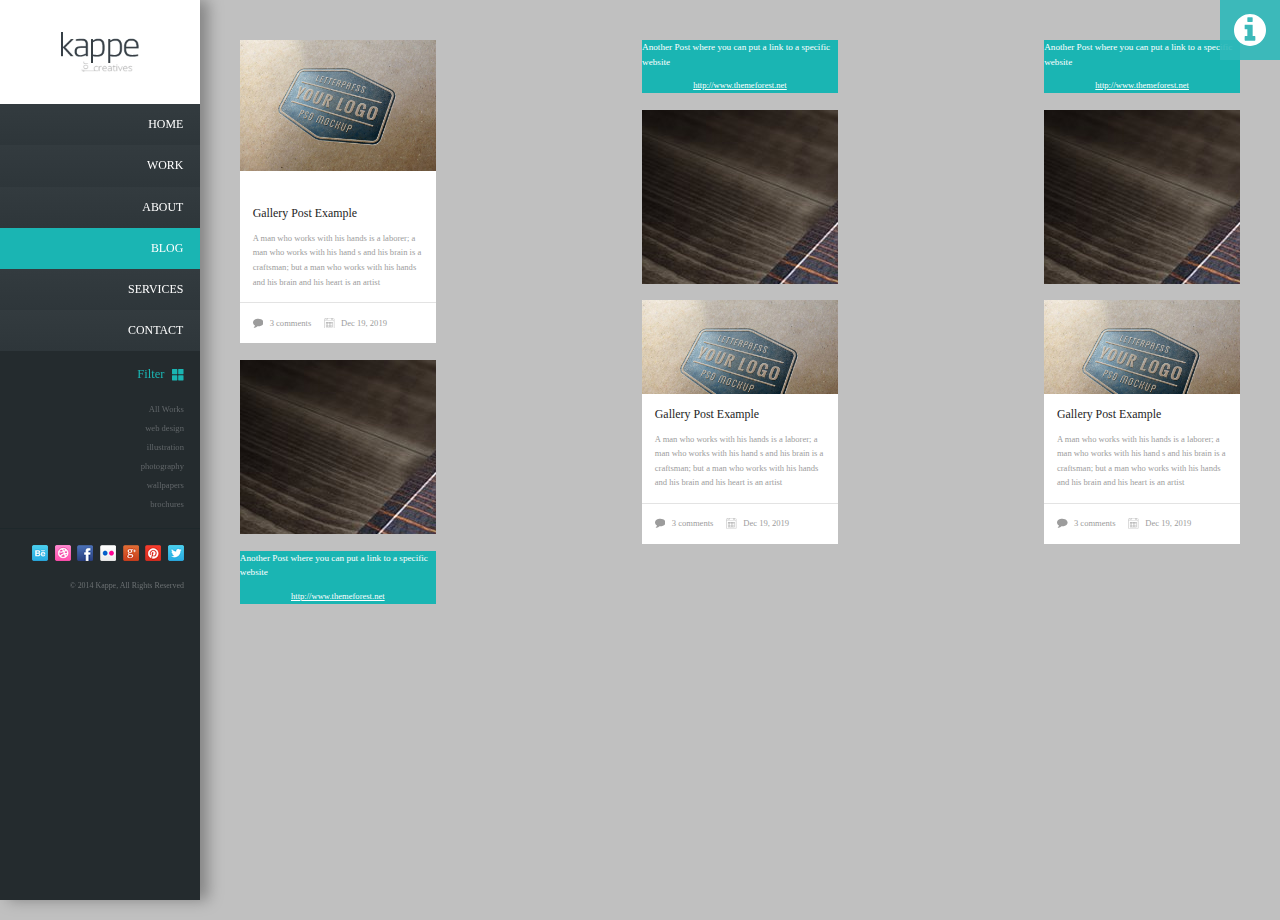
<file: Kappe/Blog.html>
<!DOCTYPE html>
<html lang="en">
<head>
    <meta charset="UTF-8">
    <title>Title</title>
    <link rel="stylesheet" href="css/style.css">
    <script
            src="https://code.jquery.com/jquery-3.3.1.js"
            integrity="sha256-2Kok7MbOyxpgUVvAk/HJ2jigOSYS2auK4Pfzbm7uH60="
            crossorigin="anonymous"></script>
    <script src="js/javascript.js"></script>

</head>
<body>
    <div id="info_box">
        <ul>
            <li><svg version="1.1"  xmlns="http://www.w3.org/2000/svg" xmlns:xlink="http://www.w3.org/1999/xlink" x="0px" y="0px"
	 viewBox="0 0 578.106 578.106" style="enable-background:new 0 0 578.106 578.106;" xml:space="preserve">
		<path style="fill:#fff;" d="M577.83,456.128c1.225,9.385-1.635,17.545-8.568,24.48l-81.396,80.781
			c-3.672,4.08-8.465,7.551-14.381,10.404c-5.916,2.857-11.729,4.693-17.439,5.508c-0.408,0-1.635,0.105-3.676,0.309
			c-2.037,0.203-4.689,0.307-7.953,0.307c-7.754,0-20.301-1.326-37.641-3.979s-38.555-9.182-63.645-19.584
			c-25.096-10.404-53.553-26.012-85.376-46.818c-31.823-20.805-65.688-49.367-101.592-85.68
			c-28.56-28.152-52.224-55.08-70.992-80.783c-18.768-25.705-33.864-49.471-45.288-71.299
			c-11.425-21.828-19.993-41.616-25.705-59.364S4.59,177.362,2.55,164.51s-2.856-22.95-2.448-30.294
			c0.408-7.344,0.612-11.424,0.612-12.24c0.816-5.712,2.652-11.526,5.508-17.442s6.324-10.71,10.404-14.382L98.022,8.756
			c5.712-5.712,12.24-8.568,19.584-8.568c5.304,0,9.996,1.53,14.076,4.59s7.548,6.834,10.404,11.322l65.484,124.236
			c3.672,6.528,4.692,13.668,3.06,21.42c-1.632,7.752-5.1,14.28-10.404,19.584l-29.988,29.988c-0.816,0.816-1.53,2.142-2.142,3.978
			s-0.918,3.366-0.918,4.59c1.632,8.568,5.304,18.36,11.016,29.376c4.896,9.792,12.444,21.726,22.644,35.802
			s24.684,30.293,43.452,48.653c18.36,18.77,34.68,33.354,48.96,43.76c14.277,10.4,26.215,18.053,35.803,22.949
			c9.588,4.896,16.932,7.854,22.031,8.871l7.648,1.531c0.816,0,2.145-0.307,3.979-0.918c1.836-0.613,3.162-1.326,3.979-2.143
			l34.883-35.496c7.348-6.527,15.912-9.791,25.705-9.791c6.938,0,12.443,1.223,16.523,3.672h0.611l118.115,69.768
			C571.098,441.238,576.197,447.968,577.83,456.128z"/>

</svg>9930 1234 5679</li>
            <li><svg version="1.1"  xmlns="http://www.w3.org/2000/svg" xmlns:xlink="http://www.w3.org/1999/xlink" x="0px" y="0px" viewBox="0 0 485.211 485.211" style="enable-background:new 0 0 485.211 485.211;"
	 xml:space="preserve">

	<path d="M485.211,363.906c0,10.637-2.992,20.498-7.785,29.174L324.225,221.67l151.54-132.584
		c5.895,9.355,9.446,20.344,9.446,32.219V363.906z M242.606,252.793l210.863-184.5c-8.653-4.737-18.397-7.642-28.908-7.642H60.651
		c-10.524,0-20.271,2.905-28.889,7.642L242.606,252.793z M301.393,241.631l-48.809,42.734c-2.855,2.487-6.41,3.729-9.978,3.729
		c-3.57,0-7.125-1.242-9.98-3.729l-48.82-42.736L28.667,415.23c9.299,5.834,20.197,9.329,31.983,9.329h363.911
		c11.784,0,22.687-3.495,31.983-9.329L301.393,241.631z M9.448,89.085C3.554,98.44,0,109.429,0,121.305v242.602
		c0,10.637,2.978,20.498,7.789,29.174l153.183-171.44L9.448,89.085z"/>

</svg>
                contact@domain.com</li>
            <li>
                <svg version="1.1"  xmlns="http://www.w3.org/2000/svg" xmlns:xlink="http://www.w3.org/1999/xlink" x="0px" y="0px"
                     viewBox="0 0 27.02 27.02" style="enable-background:new 0 0 27.02 27.02;" xml:space="preserve">
	<path style="fill:#fff;" d="M3.674,24.876c0,0-0.024,0.604,0.566,0.604c0.734,0,6.811-0.008,6.811-0.008l0.01-5.581
		c0,0-0.096-0.92,0.797-0.92h2.826c1.056,0,0.991,0.92,0.991,0.92l-0.012,5.563c0,0,5.762,0,6.667,0
		c0.749,0,0.715-0.752,0.715-0.752V14.413l-9.396-8.358l-9.975,8.358C3.674,14.413,3.674,24.876,3.674,24.876z"/>
                    <path style="fill:#030104;" d="M0,13.635c0,0,0.847,1.561,2.694,0l11.038-9.338l10.349,9.28c2.138,1.542,2.939,0,2.939,0
		L13.732,1.54L0,13.635z"/>
                    <polygon style="fill:#030104;" points="23.83,4.275 21.168,4.275 21.179,7.503 23.83,9.752 	"/>
</svg>street address example</li>
        </ul>
    </div>
    <header>
        <div id="logo">
            <img src="img/header_logo.jpg" alt="">
        </div>
        
        <nav id="main_nav">
            <li><a href="index.html">Home</a></li>
            <li><a href="Work.html" >Work</a></li>
            <li><a href="about.html">About</a></li>
            <li><a href="Blog.html" class="active">Blog</a></li>
            <li><a href="Services.html">Services</a></li>
            <li><a href="Contact.html">Contact</a></li>
        </nav>
        <div id="filter">
            <div id="title_filter">
                Filter
                <svg version="1.1" xmlns="http://www.w3.org/2000/svg" xmlns:xlink="http://www.w3.org/1999/xlink" x="0px" y="0px"
                     viewBox="0 0 271.673 271.673" style="enable-background:new 0 0 271.673 271.673;" xml:space="preserve">
<g>
	<g>
		<g>
			<path d="M114.939,0H10.449C4.678,0,0,4.678,0,10.449v104.49c0,5.771,4.678,10.449,10.449,10.449h104.49
				c5.771,0,10.449-4.678,10.449-10.449V10.449C125.388,4.678,120.71,0,114.939,0z"/>
            <path d="M261.224,0h-104.49c-5.771,0-10.449,4.678-10.449,10.449v104.49c0,5.771,4.678,10.449,10.449,10.449h104.49
				c5.771,0,10.449-4.678,10.449-10.449V10.449C271.673,4.678,266.995,0,261.224,0z"/>
            <path d="M114.939,146.286H10.449C4.678,146.286,0,150.964,0,156.735v104.49c0,5.771,4.678,10.449,10.449,10.449h104.49
				c5.771,0,10.449-4.678,10.449-10.449v-104.49C125.388,150.964,120.71,146.286,114.939,146.286z"/>
            <path d="M261.224,146.286h-104.49c-5.771,0-10.449,4.678-10.449,10.449v104.49c0,5.771,4.678,10.449,10.449,10.449h104.49
				c5.771,0,10.449-4.678,10.449-10.449v-104.49C271.673,150.964,266.995,146.286,261.224,146.286z"/>
		</g>
	</g>
	</g>
</svg>
            </div>
            <ul>
                <li><a href="#">All Works</a></li>
                <li><a href="#">web design</a></li>
                <li><a href="#">illustration</a></li>
                <li><a href="#">photography</a></li>
                <li><a href="#">wallpapers</a></li>
                <li><a href="#">brochures</a></li>
            </ul>

        </div>
        <div id="soc_bar">
            <a href="#"><img src="img/webicon-behance.png" alt=""></a>
            <a href="#"><img src="img/webicon-dribbble.png" alt=""></a>
            <a href="#"><img src="img/webicon-facebook.png" alt=""></a>
            <a href="#"><img src="img/webicon-flickr.png" alt=""></a>
            <a href="#"><img src="img/webicon-googleplus.png" alt=""></a>
            <a href="#"><img src="img/webicon-pinterest.png" alt=""></a>
            <a href="#"><img src="img/webicon-twitter.png" alt=""></a>
        </div>
        <p id="cop">© 2014 Kappe, All Rights Reserved</p>

    </header>

    <main>
        <div class="wrap">
            <div id="list_post">

                <div class="colum_post">
                    <div class="box_post">
                            <div class="img_post img_post_h1">
                                <img src="img/letterpress-logo-mockup-1-56465.jpg" alt="">
                            </div>
                            <div class="about_post">
                                <h2>Gallery Post Example</h2>
                                <p>A man who works with his hands is a laborer; a man who works with his hand s and his brain is a craftsman; but a man who works with his hands and his brain and his heart is an artist</p>
                            </div>
                            <div class="info_post">
                                <div class="com_post">
                                    <svg version="1.1" xmlns="http://www.w3.org/2000/svg" xmlns:xlink="http://www.w3.org/1999/xlink" x="0px" y="0px"
                                         viewBox="0 0 511.626 511.626" style="enable-background:new 0 0 511.626 511.626;"
                                         xml:space="preserve">
	<path d="M477.371,127.44c-22.843-28.074-53.871-50.249-93.076-66.523c-39.204-16.272-82.035-24.41-128.478-24.41
		c-34.643,0-67.762,4.805-99.357,14.417c-31.595,9.611-58.812,22.602-81.653,38.97c-22.845,16.37-41.018,35.832-54.534,58.385
		C6.757,170.833,0,194.484,0,219.228c0,28.549,8.61,55.3,25.837,80.234c17.227,24.931,40.778,45.871,70.664,62.811
		c-2.096,7.611-4.57,14.846-7.426,21.693c-2.855,6.852-5.424,12.474-7.708,16.851c-2.286,4.377-5.376,9.233-9.281,14.562
		c-3.899,5.328-6.849,9.089-8.848,11.275c-1.997,2.19-5.28,5.812-9.851,10.849c-4.565,5.048-7.517,8.329-8.848,9.855
		c-0.193,0.089-0.953,0.952-2.285,2.567c-1.331,1.615-1.999,2.423-1.999,2.423l-1.713,2.566c-0.953,1.431-1.381,2.334-1.287,2.707
		c0.096,0.373-0.094,1.331-0.57,2.851c-0.477,1.526-0.428,2.669,0.142,3.433v0.284c0.765,3.429,2.43,6.187,4.998,8.277
		c2.568,2.092,5.474,2.95,8.708,2.563c12.375-1.522,23.223-3.606,32.548-6.276c49.87-12.758,93.649-35.782,131.334-69.097
		c14.272,1.522,28.072,2.286,41.396,2.286c46.442,0,89.271-8.138,128.479-24.417c39.208-16.272,70.233-38.448,93.072-66.517
		c22.843-28.062,34.263-58.663,34.263-91.781C511.626,186.108,500.207,155.509,477.371,127.44z"/>
</svg>
                                    <p>3 comments</p>
                                </div>
                                <div class="data_post">
                                    <svg version="1.1"  xmlns="http://www.w3.org/2000/svg" xmlns:xlink="http://www.w3.org/1999/xlink" x="0px" y="0px"
                                         viewBox="0 0 60 60"  xml:space="preserve">
	<path d="M57,4h-7V1c0-0.553-0.447-1-1-1h-7c-0.553,0-1,0.447-1,1v3H19V1c0-0.553-0.447-1-1-1h-7c-0.553,0-1,0.447-1,1v3H3
		C2.447,4,2,4.447,2,5v11v43c0,0.553,0.447,1,1,1h54c0.553,0,1-0.447,1-1V16V5C58,4.447,57.553,4,57,4z M43,2h5v3v3h-5V5V2z M12,2h5
		v3v3h-5V5V2z M4,6h6v3c0,0.553,0.447,1,1,1h7c0.553,0,1-0.447,1-1V6h22v3c0,0.553,0.447,1,1,1h7c0.553,0,1-0.447,1-1V6h6v9H4V6z
		 M4,58V17h52v41H4z"/>
                                        <path d="M38,23h-7h-2h-7h-2h-9v9v2v7v2v9h9h2h7h2h7h2h9v-9v-2v-7v-2v-9h-9H38z M31,25h7v7h-7V25z M38,41h-7v-7h7V41z M22,34h7v7h-7
		V34z M22,25h7v7h-7V25z M13,25h7v7h-7V25z M13,34h7v7h-7V34z M20,50h-7v-7h7V50z M29,50h-7v-7h7V50z M38,50h-7v-7h7V50z M47,50h-7
		v-7h7V50z M47,41h-7v-7h7V41z M47,25v7h-7v-7H47z"/>

</svg>
                                    <p>Dec 19, 2019</p>
                                </div>
                            </div>

                    </div>
                    <div class="box_post singl_link img_post_h2">

                        <a href="#">
                                <svg version="1.1"  xmlns="http://www.w3.org/2000/svg" xmlns:xlink="http://www.w3.org/1999/xlink" x="0px" y="0px"
	 viewBox="0 0 490.4 490.4"  xml:space="preserve">
		<path d="M245.2,490.4c135.2,0,245.2-110,245.2-245.2S380.4,0,245.2,0S0,110,0,245.2S110,490.4,245.2,490.4z M245.2,24.5
			c121.7,0,220.7,99,220.7,220.7s-99,220.7-220.7,220.7s-220.7-99-220.7-220.7S123.5,24.5,245.2,24.5z"/>
        <path d="M138.7,257.5h183.4l-48,48c-4.8,4.8-4.8,12.5,0,17.3c2.4,2.4,5.5,3.6,8.7,3.6s6.3-1.2,8.7-3.6l68.9-68.9
			c4.8-4.8,4.8-12.5,0-17.3l-68.9-68.9c-4.8-4.8-12.5-4.8-17.3,0s-4.8,12.5,0,17.3l48,48H138.7c-6.8,0-12.3,5.5-12.3,12.3
			C126.4,252.1,131.9,257.5,138.7,257.5z"/>

</svg>
                        </a>
                        <img src="img/wooden-business-card-image-2024Free-Retro-Wooden-Business-Card-by-Digital-Space.jpg" alt="">

                    </div>
                    <div class="box_post another">
                        <h3>Another Post where you can put a link to a specific website</h3>
                        <a href="#">http://www.themeforest.net</a>

                    </div>
                </div>

                <div class="colum_post">
                    <div class="box_post another">
                        <h3>Another Post where you can put a link to a specific website</h3>
                        <a href="#">http://www.themeforest.net</a>

                    </div>
                    <div class="box_post singl_link img_post_h2">

                        <a href="#">
                            <svg version="1.1"  xmlns="http://www.w3.org/2000/svg" xmlns:xlink="http://www.w3.org/1999/xlink" x="0px" y="0px"
                                 viewBox="0 0 490.4 490.4"  xml:space="preserve">
		<path d="M245.2,490.4c135.2,0,245.2-110,245.2-245.2S380.4,0,245.2,0S0,110,0,245.2S110,490.4,245.2,490.4z M245.2,24.5
			c121.7,0,220.7,99,220.7,220.7s-99,220.7-220.7,220.7s-220.7-99-220.7-220.7S123.5,24.5,245.2,24.5z"/>
                                <path d="M138.7,257.5h183.4l-48,48c-4.8,4.8-4.8,12.5,0,17.3c2.4,2.4,5.5,3.6,8.7,3.6s6.3-1.2,8.7-3.6l68.9-68.9
			c4.8-4.8,4.8-12.5,0-17.3l-68.9-68.9c-4.8-4.8-12.5-4.8-17.3,0s-4.8,12.5,0,17.3l48,48H138.7c-6.8,0-12.3,5.5-12.3,12.3
			C126.4,252.1,131.9,257.5,138.7,257.5z"/>

</svg>
                        </a>
                        <img src="img/wooden-business-card-image-2024Free-Retro-Wooden-Business-Card-by-Digital-Space.jpg" alt="">

                    </div>
                    <div class="box_post">
                        <div class="img_post img_post_h4">
                            <img src="img/letterpress-logo-mockup-1-56465.jpg" alt="">
                        </div>
                        <div class="about_post">
                            <h2>Gallery Post Example</h2>
                            <p>A man who works with his hands is a laborer; a man who works with his hand s and his brain is a craftsman; but a man who works with his hands and his brain and his heart is an artist</p>
                        </div>
                        <div class="info_post">
                            <div class="com_post">
                                <svg version="1.1" xmlns="http://www.w3.org/2000/svg" xmlns:xlink="http://www.w3.org/1999/xlink" x="0px" y="0px"
                                     viewBox="0 0 511.626 511.626" style="enable-background:new 0 0 511.626 511.626;"
                                     xml:space="preserve">
	<path d="M477.371,127.44c-22.843-28.074-53.871-50.249-93.076-66.523c-39.204-16.272-82.035-24.41-128.478-24.41
		c-34.643,0-67.762,4.805-99.357,14.417c-31.595,9.611-58.812,22.602-81.653,38.97c-22.845,16.37-41.018,35.832-54.534,58.385
		C6.757,170.833,0,194.484,0,219.228c0,28.549,8.61,55.3,25.837,80.234c17.227,24.931,40.778,45.871,70.664,62.811
		c-2.096,7.611-4.57,14.846-7.426,21.693c-2.855,6.852-5.424,12.474-7.708,16.851c-2.286,4.377-5.376,9.233-9.281,14.562
		c-3.899,5.328-6.849,9.089-8.848,11.275c-1.997,2.19-5.28,5.812-9.851,10.849c-4.565,5.048-7.517,8.329-8.848,9.855
		c-0.193,0.089-0.953,0.952-2.285,2.567c-1.331,1.615-1.999,2.423-1.999,2.423l-1.713,2.566c-0.953,1.431-1.381,2.334-1.287,2.707
		c0.096,0.373-0.094,1.331-0.57,2.851c-0.477,1.526-0.428,2.669,0.142,3.433v0.284c0.765,3.429,2.43,6.187,4.998,8.277
		c2.568,2.092,5.474,2.95,8.708,2.563c12.375-1.522,23.223-3.606,32.548-6.276c49.87-12.758,93.649-35.782,131.334-69.097
		c14.272,1.522,28.072,2.286,41.396,2.286c46.442,0,89.271-8.138,128.479-24.417c39.208-16.272,70.233-38.448,93.072-66.517
		c22.843-28.062,34.263-58.663,34.263-91.781C511.626,186.108,500.207,155.509,477.371,127.44z"/>
</svg>
                                <p>3 comments</p>
                            </div>
                            <div class="data_post">
                                <svg version="1.1"  xmlns="http://www.w3.org/2000/svg" xmlns:xlink="http://www.w3.org/1999/xlink" x="0px" y="0px"
                                     viewBox="0 0 60 60"  xml:space="preserve">
	<path d="M57,4h-7V1c0-0.553-0.447-1-1-1h-7c-0.553,0-1,0.447-1,1v3H19V1c0-0.553-0.447-1-1-1h-7c-0.553,0-1,0.447-1,1v3H3
		C2.447,4,2,4.447,2,5v11v43c0,0.553,0.447,1,1,1h54c0.553,0,1-0.447,1-1V16V5C58,4.447,57.553,4,57,4z M43,2h5v3v3h-5V5V2z M12,2h5
		v3v3h-5V5V2z M4,6h6v3c0,0.553,0.447,1,1,1h7c0.553,0,1-0.447,1-1V6h22v3c0,0.553,0.447,1,1,1h7c0.553,0,1-0.447,1-1V6h6v9H4V6z
		 M4,58V17h52v41H4z"/>
                                    <path d="M38,23h-7h-2h-7h-2h-9v9v2v7v2v9h9h2h7h2h7h2h9v-9v-2v-7v-2v-9h-9H38z M31,25h7v7h-7V25z M38,41h-7v-7h7V41z M22,34h7v7h-7
		V34z M22,25h7v7h-7V25z M13,25h7v7h-7V25z M13,34h7v7h-7V34z M20,50h-7v-7h7V50z M29,50h-7v-7h7V50z M38,50h-7v-7h7V50z M47,50h-7
		v-7h7V50z M47,41h-7v-7h7V41z M47,25v7h-7v-7H47z"/>

</svg>
                                <p>Dec 19, 2019</p>
                            </div>
                        </div>

                    </div>

                </div>

                <div class="colum_post">
                    <div class="box_post another">
                        <h3>Another Post where you can put a link to a specific website</h3>
                        <a href="#">http://www.themeforest.net</a>

                    </div>
                    <div class="box_post singl_link img_post_h2">

                        <a href="#">
                            <svg version="1.1"  xmlns="http://www.w3.org/2000/svg" xmlns:xlink="http://www.w3.org/1999/xlink" x="0px" y="0px"
                                 viewBox="0 0 490.4 490.4"  xml:space="preserve">
		<path d="M245.2,490.4c135.2,0,245.2-110,245.2-245.2S380.4,0,245.2,0S0,110,0,245.2S110,490.4,245.2,490.4z M245.2,24.5
			c121.7,0,220.7,99,220.7,220.7s-99,220.7-220.7,220.7s-220.7-99-220.7-220.7S123.5,24.5,245.2,24.5z"/>
                                <path d="M138.7,257.5h183.4l-48,48c-4.8,4.8-4.8,12.5,0,17.3c2.4,2.4,5.5,3.6,8.7,3.6s6.3-1.2,8.7-3.6l68.9-68.9
			c4.8-4.8,4.8-12.5,0-17.3l-68.9-68.9c-4.8-4.8-12.5-4.8-17.3,0s-4.8,12.5,0,17.3l48,48H138.7c-6.8,0-12.3,5.5-12.3,12.3
			C126.4,252.1,131.9,257.5,138.7,257.5z"/>

</svg>
                        </a>
                        <img src="img/wooden-business-card-image-2024Free-Retro-Wooden-Business-Card-by-Digital-Space.jpg" alt="">

                    </div>
                    <div class="box_post">
                        <div class="img_post img_post_h4">
                            <img src="img/letterpress-logo-mockup-1-56465.jpg" alt="">
                        </div>
                        <div class="about_post">
                            <h2>Gallery Post Example</h2>
                            <p>A man who works with his hands is a laborer; a man who works with his hand s and his brain is a craftsman; but a man who works with his hands and his brain and his heart is an artist</p>
                        </div>
                        <div class="info_post">
                            <div class="com_post">
                                <svg version="1.1" xmlns="http://www.w3.org/2000/svg" xmlns:xlink="http://www.w3.org/1999/xlink" x="0px" y="0px"
                                     viewBox="0 0 511.626 511.626" style="enable-background:new 0 0 511.626 511.626;"
                                     xml:space="preserve">
	<path d="M477.371,127.44c-22.843-28.074-53.871-50.249-93.076-66.523c-39.204-16.272-82.035-24.41-128.478-24.41
		c-34.643,0-67.762,4.805-99.357,14.417c-31.595,9.611-58.812,22.602-81.653,38.97c-22.845,16.37-41.018,35.832-54.534,58.385
		C6.757,170.833,0,194.484,0,219.228c0,28.549,8.61,55.3,25.837,80.234c17.227,24.931,40.778,45.871,70.664,62.811
		c-2.096,7.611-4.57,14.846-7.426,21.693c-2.855,6.852-5.424,12.474-7.708,16.851c-2.286,4.377-5.376,9.233-9.281,14.562
		c-3.899,5.328-6.849,9.089-8.848,11.275c-1.997,2.19-5.28,5.812-9.851,10.849c-4.565,5.048-7.517,8.329-8.848,9.855
		c-0.193,0.089-0.953,0.952-2.285,2.567c-1.331,1.615-1.999,2.423-1.999,2.423l-1.713,2.566c-0.953,1.431-1.381,2.334-1.287,2.707
		c0.096,0.373-0.094,1.331-0.57,2.851c-0.477,1.526-0.428,2.669,0.142,3.433v0.284c0.765,3.429,2.43,6.187,4.998,8.277
		c2.568,2.092,5.474,2.95,8.708,2.563c12.375-1.522,23.223-3.606,32.548-6.276c49.87-12.758,93.649-35.782,131.334-69.097
		c14.272,1.522,28.072,2.286,41.396,2.286c46.442,0,89.271-8.138,128.479-24.417c39.208-16.272,70.233-38.448,93.072-66.517
		c22.843-28.062,34.263-58.663,34.263-91.781C511.626,186.108,500.207,155.509,477.371,127.44z"/>
</svg>
                                <p>3 comments</p>
                            </div>
                            <div class="data_post">
                                <svg version="1.1"  xmlns="http://www.w3.org/2000/svg" xmlns:xlink="http://www.w3.org/1999/xlink" x="0px" y="0px"
                                     viewBox="0 0 60 60"  xml:space="preserve">
	<path d="M57,4h-7V1c0-0.553-0.447-1-1-1h-7c-0.553,0-1,0.447-1,1v3H19V1c0-0.553-0.447-1-1-1h-7c-0.553,0-1,0.447-1,1v3H3
		C2.447,4,2,4.447,2,5v11v43c0,0.553,0.447,1,1,1h54c0.553,0,1-0.447,1-1V16V5C58,4.447,57.553,4,57,4z M43,2h5v3v3h-5V5V2z M12,2h5
		v3v3h-5V5V2z M4,6h6v3c0,0.553,0.447,1,1,1h7c0.553,0,1-0.447,1-1V6h22v3c0,0.553,0.447,1,1,1h7c0.553,0,1-0.447,1-1V6h6v9H4V6z
		 M4,58V17h52v41H4z"/>
                                    <path d="M38,23h-7h-2h-7h-2h-9v9v2v7v2v9h9h2h7h2h7h2h9v-9v-2v-7v-2v-9h-9H38z M31,25h7v7h-7V25z M38,41h-7v-7h7V41z M22,34h7v7h-7
		V34z M22,25h7v7h-7V25z M13,25h7v7h-7V25z M13,34h7v7h-7V34z M20,50h-7v-7h7V50z M29,50h-7v-7h7V50z M38,50h-7v-7h7V50z M47,50h-7
		v-7h7V50z M47,41h-7v-7h7V41z M47,25v7h-7v-7H47z"/>

</svg>
                                <p>Dec 19, 2019</p>
                            </div>
                        </div>

                    </div>

                </div>


            </div>
        </div>
    </main>


    <div id="info">
        <svg version="1.1"  xmlns="http://www.w3.org/2000/svg" xmlns:xlink="http://www.w3.org/1999/xlink" x="0px" y="0px"
              viewBox="0 0 438.533 438.533" style="enable-background:new 0 0 438.533 438.533;"
             xml:space="preserve">
<g>
	<path d="M409.133,109.203c-19.608-33.592-46.205-60.189-79.798-79.796C295.736,9.801,259.058,0,219.273,0
		c-39.781,0-76.47,9.801-110.063,29.407c-33.595,19.604-60.192,46.201-79.8,79.796C9.801,142.8,0,179.489,0,219.267
		c0,39.78,9.804,76.463,29.407,110.062c19.607,33.592,46.204,60.189,79.799,79.798c33.597,19.605,70.283,29.407,110.063,29.407
		s76.47-9.802,110.065-29.407c33.593-19.602,60.189-46.206,79.795-79.798c19.603-33.596,29.403-70.284,29.403-110.062
		C438.533,179.485,428.732,142.795,409.133,109.203z M182.727,54.813c0-2.666,0.855-4.853,2.57-6.565
		c1.712-1.711,3.903-2.57,6.567-2.57h54.82c2.662,0,4.853,0.859,6.561,2.57c1.711,1.712,2.573,3.899,2.573,6.565v45.682
		c0,2.664-0.862,4.854-2.573,6.564c-1.708,1.712-3.898,2.568-6.561,2.568h-54.82c-2.664,0-4.854-0.856-6.567-2.568
		c-1.715-1.709-2.57-3.9-2.57-6.564V54.813z M292.359,356.309c0,2.662-0.863,4.853-2.57,6.561c-1.704,1.714-3.895,2.57-6.563,2.57
		H155.317c-2.667,0-4.854-0.856-6.567-2.57c-1.712-1.708-2.568-3.898-2.568-6.564v-45.682c0-2.67,0.856-4.853,2.568-6.567
		c1.713-1.708,3.903-2.57,6.567-2.57h27.41v-91.358h-27.41c-2.667,0-4.853-0.855-6.567-2.568c-1.712-1.711-2.568-3.901-2.568-6.567
		v-45.679c0-2.666,0.856-4.853,2.568-6.567c1.715-1.713,3.905-2.568,6.567-2.568h91.367c2.662,0,4.853,0.855,6.561,2.568
		c1.711,1.714,2.573,3.901,2.573,6.567v146.179h27.401c2.669,0,4.859,0.855,6.57,2.566c1.704,1.712,2.566,3.901,2.566,6.567v45.683
		H292.359z"/>
</g>
</svg>
    </div>

</body>
</html>
</file>
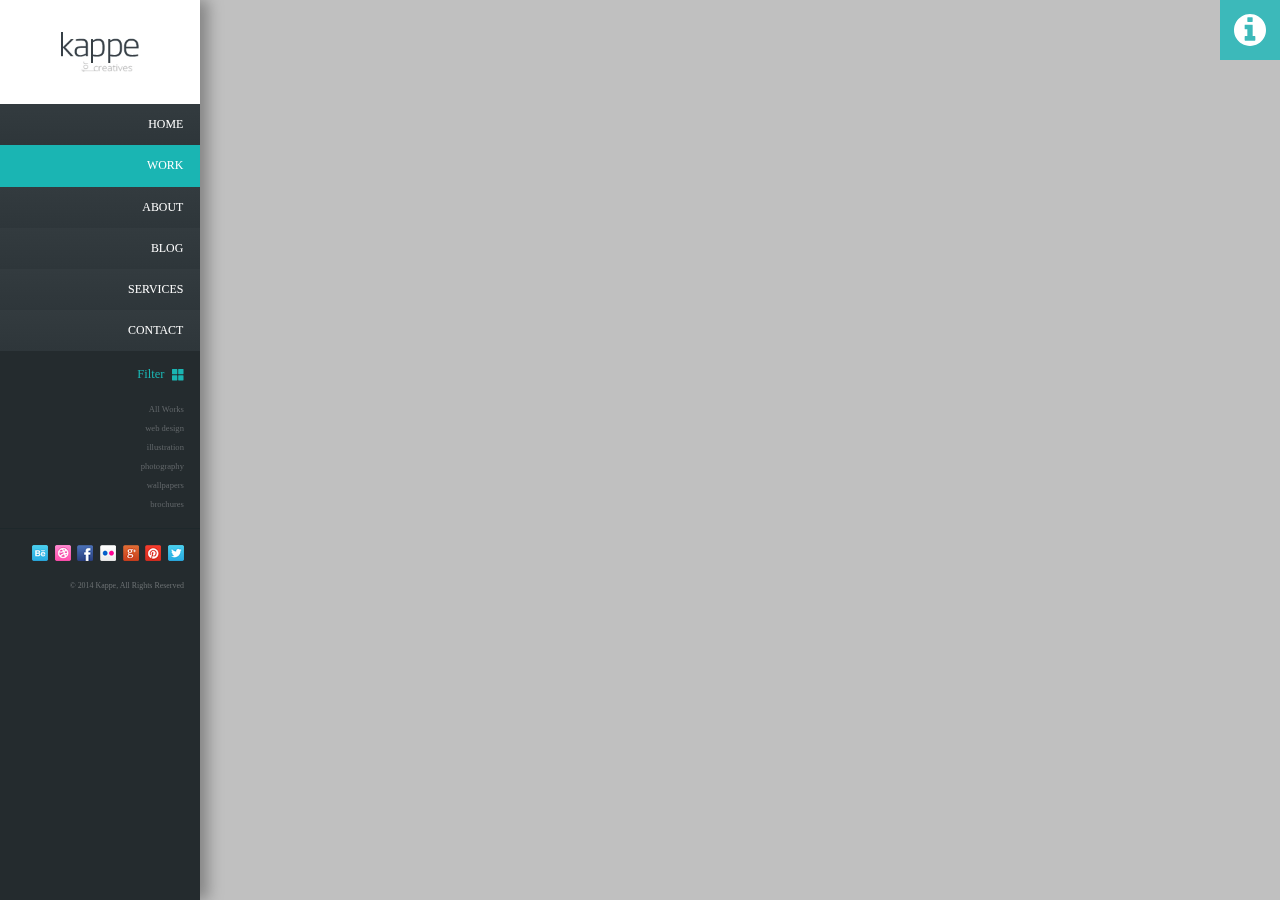
<file: Kappe/Work.html>
<!DOCTYPE html>
<html lang="en">
<head>
    <meta charset="UTF-8">
    <title>Title</title>
    <link rel="stylesheet" href="css/style.css">
    <script src="https://code.jquery.com/jquery-3.3.1.slim.min.js"></script>

</head>
<body>
    <div id="info_box">
        <ul>
            <li><svg version="1.1"  xmlns="http://www.w3.org/2000/svg" xmlns:xlink="http://www.w3.org/1999/xlink" x="0px" y="0px"
	 viewBox="0 0 578.106 578.106" style="enable-background:new 0 0 578.106 578.106;" xml:space="preserve">
		<path style="fill:#fff;" d="M577.83,456.128c1.225,9.385-1.635,17.545-8.568,24.48l-81.396,80.781
			c-3.672,4.08-8.465,7.551-14.381,10.404c-5.916,2.857-11.729,4.693-17.439,5.508c-0.408,0-1.635,0.105-3.676,0.309
			c-2.037,0.203-4.689,0.307-7.953,0.307c-7.754,0-20.301-1.326-37.641-3.979s-38.555-9.182-63.645-19.584
			c-25.096-10.404-53.553-26.012-85.376-46.818c-31.823-20.805-65.688-49.367-101.592-85.68
			c-28.56-28.152-52.224-55.08-70.992-80.783c-18.768-25.705-33.864-49.471-45.288-71.299
			c-11.425-21.828-19.993-41.616-25.705-59.364S4.59,177.362,2.55,164.51s-2.856-22.95-2.448-30.294
			c0.408-7.344,0.612-11.424,0.612-12.24c0.816-5.712,2.652-11.526,5.508-17.442s6.324-10.71,10.404-14.382L98.022,8.756
			c5.712-5.712,12.24-8.568,19.584-8.568c5.304,0,9.996,1.53,14.076,4.59s7.548,6.834,10.404,11.322l65.484,124.236
			c3.672,6.528,4.692,13.668,3.06,21.42c-1.632,7.752-5.1,14.28-10.404,19.584l-29.988,29.988c-0.816,0.816-1.53,2.142-2.142,3.978
			s-0.918,3.366-0.918,4.59c1.632,8.568,5.304,18.36,11.016,29.376c4.896,9.792,12.444,21.726,22.644,35.802
			s24.684,30.293,43.452,48.653c18.36,18.77,34.68,33.354,48.96,43.76c14.277,10.4,26.215,18.053,35.803,22.949
			c9.588,4.896,16.932,7.854,22.031,8.871l7.648,1.531c0.816,0,2.145-0.307,3.979-0.918c1.836-0.613,3.162-1.326,3.979-2.143
			l34.883-35.496c7.348-6.527,15.912-9.791,25.705-9.791c6.938,0,12.443,1.223,16.523,3.672h0.611l118.115,69.768
			C571.098,441.238,576.197,447.968,577.83,456.128z"/>

</svg>9930 1234 5679</li>
            <li><svg version="1.1"  xmlns="http://www.w3.org/2000/svg" xmlns:xlink="http://www.w3.org/1999/xlink" x="0px" y="0px" viewBox="0 0 485.211 485.211" style="enable-background:new 0 0 485.211 485.211;"
	 xml:space="preserve">

	<path d="M485.211,363.906c0,10.637-2.992,20.498-7.785,29.174L324.225,221.67l151.54-132.584
		c5.895,9.355,9.446,20.344,9.446,32.219V363.906z M242.606,252.793l210.863-184.5c-8.653-4.737-18.397-7.642-28.908-7.642H60.651
		c-10.524,0-20.271,2.905-28.889,7.642L242.606,252.793z M301.393,241.631l-48.809,42.734c-2.855,2.487-6.41,3.729-9.978,3.729
		c-3.57,0-7.125-1.242-9.98-3.729l-48.82-42.736L28.667,415.23c9.299,5.834,20.197,9.329,31.983,9.329h363.911
		c11.784,0,22.687-3.495,31.983-9.329L301.393,241.631z M9.448,89.085C3.554,98.44,0,109.429,0,121.305v242.602
		c0,10.637,2.978,20.498,7.789,29.174l153.183-171.44L9.448,89.085z"/>

</svg>
                contact@domain.com</li>
            <li>
                <svg version="1.1"  xmlns="http://www.w3.org/2000/svg" xmlns:xlink="http://www.w3.org/1999/xlink" x="0px" y="0px"
                     viewBox="0 0 27.02 27.02" style="enable-background:new 0 0 27.02 27.02;" xml:space="preserve">
	<path style="fill:#fff;" d="M3.674,24.876c0,0-0.024,0.604,0.566,0.604c0.734,0,6.811-0.008,6.811-0.008l0.01-5.581
		c0,0-0.096-0.92,0.797-0.92h2.826c1.056,0,0.991,0.92,0.991,0.92l-0.012,5.563c0,0,5.762,0,6.667,0
		c0.749,0,0.715-0.752,0.715-0.752V14.413l-9.396-8.358l-9.975,8.358C3.674,14.413,3.674,24.876,3.674,24.876z"/>
                    <path style="fill:#030104;" d="M0,13.635c0,0,0.847,1.561,2.694,0l11.038-9.338l10.349,9.28c2.138,1.542,2.939,0,2.939,0
		L13.732,1.54L0,13.635z"/>
                    <polygon style="fill:#030104;" points="23.83,4.275 21.168,4.275 21.179,7.503 23.83,9.752 	"/>
</svg>street address example</li>
        </ul>
    </div>
    <header>
        <div id="logo">
            <img src="img/header_logo.jpg" alt="">
        </div>
        
        <nav id="main_nav">
            <li><a href="index.html">Home</a></li>
            <li><a href="Work.html" class="active">Work</a></li>
            <li><a href="About.html">About</a></li>
            <li><a href="Blog.html">Blog</a></li>
            <li><a href="Services.html">Services</a></li>
            <li><a href="Contact.html">Contact</a></li>
        </nav>
        <div id="filter">
            <div id="title_filter">
                Filter
                <svg version="1.1" xmlns="http://www.w3.org/2000/svg" xmlns:xlink="http://www.w3.org/1999/xlink" x="0px" y="0px"
                     viewBox="0 0 271.673 271.673" style="enable-background:new 0 0 271.673 271.673;" xml:space="preserve">
<g>
	<g>
		<g>
			<path d="M114.939,0H10.449C4.678,0,0,4.678,0,10.449v104.49c0,5.771,4.678,10.449,10.449,10.449h104.49
				c5.771,0,10.449-4.678,10.449-10.449V10.449C125.388,4.678,120.71,0,114.939,0z"/>
            <path d="M261.224,0h-104.49c-5.771,0-10.449,4.678-10.449,10.449v104.49c0,5.771,4.678,10.449,10.449,10.449h104.49
				c5.771,0,10.449-4.678,10.449-10.449V10.449C271.673,4.678,266.995,0,261.224,0z"/>
            <path d="M114.939,146.286H10.449C4.678,146.286,0,150.964,0,156.735v104.49c0,5.771,4.678,10.449,10.449,10.449h104.49
				c5.771,0,10.449-4.678,10.449-10.449v-104.49C125.388,150.964,120.71,146.286,114.939,146.286z"/>
            <path d="M261.224,146.286h-104.49c-5.771,0-10.449,4.678-10.449,10.449v104.49c0,5.771,4.678,10.449,10.449,10.449h104.49
				c5.771,0,10.449-4.678,10.449-10.449v-104.49C271.673,150.964,266.995,146.286,261.224,146.286z"/>
		</g>
	</g>
	</g>
</svg>
            </div>
            <ul>
                <li><a href="#">All Works</a></li>
                <li><a href="#">web design</a></li>
                <li><a href="#">illustration</a></li>
                <li><a href="#">photography</a></li>
                <li><a href="#">wallpapers</a></li>
                <li><a href="#">brochures</a></li>
            </ul>

        </div>
        <div id="soc_bar">
            <a href="#"><img src="img/webicon-behance.png" alt=""></a>
            <a href="#"><img src="img/webicon-dribbble.png" alt=""></a>
            <a href="#"><img src="img/webicon-facebook.png" alt=""></a>
            <a href="#"><img src="img/webicon-flickr.png" alt=""></a>
            <a href="#"><img src="img/webicon-googleplus.png" alt=""></a>
            <a href="#"><img src="img/webicon-pinterest.png" alt=""></a>
            <a href="#"><img src="img/webicon-twitter.png" alt=""></a>
        </div>
        <p id="cop">© 2014 Kappe, All Rights Reserved</p>

    </header>

    <div id="info">
        <svg version="1.1"  xmlns="http://www.w3.org/2000/svg" xmlns:xlink="http://www.w3.org/1999/xlink" x="0px" y="0px"
              viewBox="0 0 438.533 438.533" style="enable-background:new 0 0 438.533 438.533;"
             xml:space="preserve">
<g>
	<path d="M409.133,109.203c-19.608-33.592-46.205-60.189-79.798-79.796C295.736,9.801,259.058,0,219.273,0
		c-39.781,0-76.47,9.801-110.063,29.407c-33.595,19.604-60.192,46.201-79.8,79.796C9.801,142.8,0,179.489,0,219.267
		c0,39.78,9.804,76.463,29.407,110.062c19.607,33.592,46.204,60.189,79.799,79.798c33.597,19.605,70.283,29.407,110.063,29.407
		s76.47-9.802,110.065-29.407c33.593-19.602,60.189-46.206,79.795-79.798c19.603-33.596,29.403-70.284,29.403-110.062
		C438.533,179.485,428.732,142.795,409.133,109.203z M182.727,54.813c0-2.666,0.855-4.853,2.57-6.565
		c1.712-1.711,3.903-2.57,6.567-2.57h54.82c2.662,0,4.853,0.859,6.561,2.57c1.711,1.712,2.573,3.899,2.573,6.565v45.682
		c0,2.664-0.862,4.854-2.573,6.564c-1.708,1.712-3.898,2.568-6.561,2.568h-54.82c-2.664,0-4.854-0.856-6.567-2.568
		c-1.715-1.709-2.57-3.9-2.57-6.564V54.813z M292.359,356.309c0,2.662-0.863,4.853-2.57,6.561c-1.704,1.714-3.895,2.57-6.563,2.57
		H155.317c-2.667,0-4.854-0.856-6.567-2.57c-1.712-1.708-2.568-3.898-2.568-6.564v-45.682c0-2.67,0.856-4.853,2.568-6.567
		c1.713-1.708,3.903-2.57,6.567-2.57h27.41v-91.358h-27.41c-2.667,0-4.853-0.855-6.567-2.568c-1.712-1.711-2.568-3.901-2.568-6.567
		v-45.679c0-2.666,0.856-4.853,2.568-6.567c1.715-1.713,3.905-2.568,6.567-2.568h91.367c2.662,0,4.853,0.855,6.561,2.568
		c1.711,1.714,2.573,3.901,2.573,6.567v146.179h27.401c2.669,0,4.859,0.855,6.57,2.566c1.704,1.712,2.566,3.901,2.566,6.567v45.683
		H292.359z"/>
</g>
</svg>
    </div>
    <script src="js/javascript.js"></script>
</body>
</html>
</file>
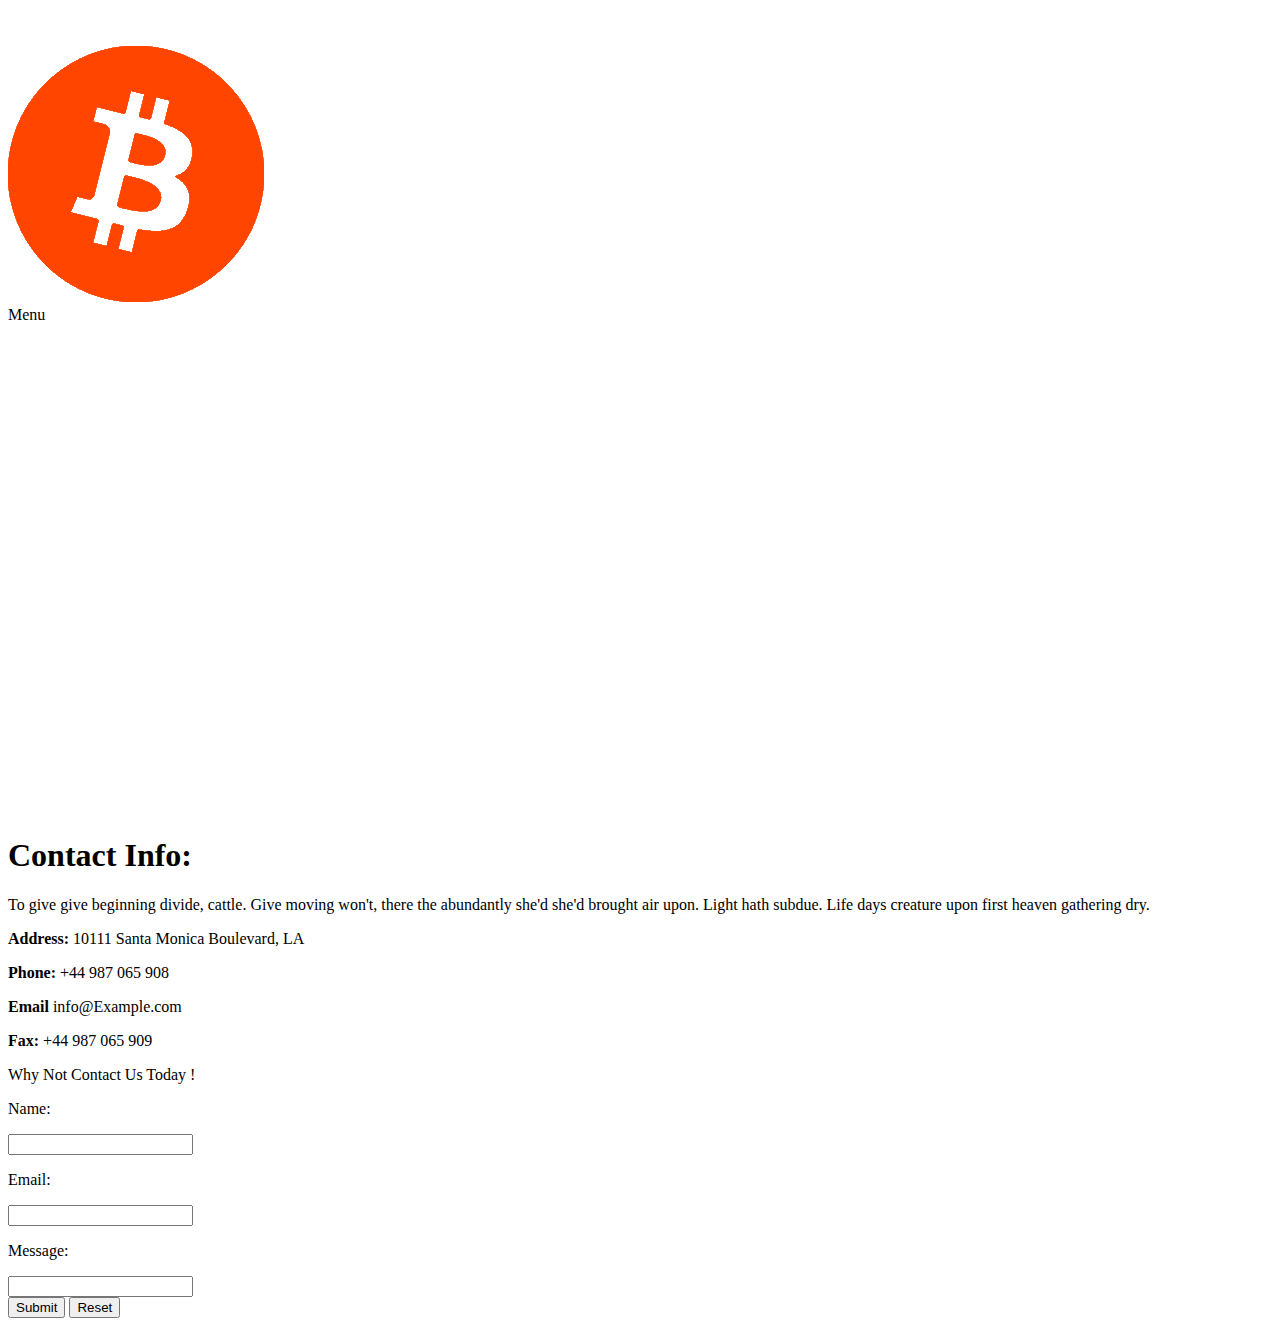
<file: Piroll/contact.html>
<!DOCTYPE html>
<html lang="en">
<head>
    <meta charset="UTF-8">
    <title>Contact</title>
    <link rel="stylesheet" href="styleContact.css">
    <link rel="stylesheet" href="https://stackpath.bootstrapcdn.com/bootstrap/4.1.3/css/bootstrap.min.css" integrity="sha384-MCw98/SFnGE8fJT3GXwEOngsV7Zt27NXFoaoApmYm81iuXoPkFOJwJ8ERdknLPMO" crossorigin="anonymous">
    <script src="https://code.jquery.com/jquery-3.3.1.slim.min.js" integrity="sha384-q8i/X+965DzO0rT7abK41JStQIAqVgRVzpbzo5smXKp4YfRvH+8abtTE1Pi6jizo" crossorigin="anonymous"></script>
    <script src="https://cdnjs.cloudflare.com/ajax/libs/popper.js/1.14.3/umd/popper.min.js" integrity="sha384-ZMP7rVo3mIykV+2+9J3UJ46jBk0WLaUAdn689aCwoqbBJiSnjAK/l8WvCWPIPm49" crossorigin="anonymous"></script>
    <script src="https://stackpath.bootstrapcdn.com/bootstrap/4.1.3/js/bootstrap.min.js" integrity="sha384-ChfqqxuZUCnJSK3+MXmPNIyE6ZbWh2IMqE241rYiqJxyMiZ6OW/JmZQ5stwEULTy" crossorigin="anonymous"></script>
    <link href="https://fonts.googleapis.com/css?family=Montserrat:400,500|Nunito+Sans" rel="stylesheet">
    <meta name="viewport" content="width=device-width, initial-scale=1, shrink-to-fit=no">
</head>
<body>
    <header>
        <nav>
            <div class="container">
                <div class="row">
                    <div class="col-md-1">
                        <a href="index.html" class="nav-logo">
                            <img src="images/nav-logo.png" alt="logo"></a>
                    </div>
                    <div class="offset-md-10 col-md-1">
                        Menu
                    </div>
                </div>
            </div>
        </nav>
    </header>
    <section class="location">
        <div class="container-fluid">
            <div class="row">
                <div class="col-12">
                    <iframe src="https://www.google.com/maps/embed?pb=!1m18!1m12!1m3!1d7001.387544453421!2d-118.34114506548511!3d34.08963467345057!2m3!1f0!2f0!3f0!3m2!1i1024!2i768!4f13.1!3m3!1m2!1s0x80c2bebb074ab833%3A0x3003ecc0a07f08fe!2zU2FudGEgTW9uaWNhIEJsdmQsIENhbGlmb3JuaWEsINCh0KjQkA!5e0!3m2!1sru!2sua!4v1544776788348" width="100%" height="450" frameborder="0" style="border:0" allowfullscreen></iframe>
                </div>
            </div>
        </div>
    </section>
    <section class="Contact">
        <div class="container">
            <div class="row">
            <div class="col-md-5">
                <h1>Contact Info:</h1>
                <p>To give give beginning divide, cattle. Give moving won't, there the abundantly she'd she'd brought air upon. Light hath subdue. Life days creature upon first heaven gathering dry.</p>
                <p><strong>Address: </strong> 10111 Santa Monica Boulevard, LA</p>
                <p><strong>Phone: </strong> +44 987 065 908</p>
                <p><strong>Email </strong> info@Example.com</p>
                <p><strong>Fax: </strong> +44 987 065 909</p>
            </div>
            <div class="col-md-7">
                <p class="Contact-title">
                    Why Not Contact Us Today !
                </p>
                <div class="Contact-form">
                    <div class="row">
                        <div class="col-md-6 col-sm-12">
                            <div class="contact-form-name">
                                <p>Name:</p>
                                <input class="input-group-field" type="email" placeholder="" required>
                            </div>
                        </div>
                        <div class="col-md-6 col-sm-12">
                            <div class="contact-form-Email">
                                <p>Email:</p>
                                <input class="input-group-field" type="email" placeholder="" required>
                            </div>
                        </div>
                    </div>
                    <div class="Contact-form-send">
                        <p>Message:</p>
                        <input class="input-group-send" type="email" placeholder="" required><br>
                        <button>Submit</button>
                        <button>Reset</button>
                    </div>
                </div>
            </div>
        </div>
        </div>
    </section>
</body>
</html>
</file>
<file: Barmy/style.css>
@font-face {
  font-family: OutrunFuture;
  src: url('fonts/outrun-future/Outrun future.otf');
}
/* Start TOP */
.Top {
  background: url(images/Fon-top.jpg);
  background-position: center center;
  background-size: cover;
  text-align: center;
  width: 100%;
}
.Top-menu {
  padding-top: 134px;
  padding-bottom: 154px;
}
.Top-menu a {
  color: #ffffff;
  font-family: outrunfuture;
  font-size: 24px;
  font-weight: 400;
  line-height: 30px;
  padding-left: 25px;
  padding-right: 25px;
}
.Top-menu a:hover {
  color: #fff;
  background: url(images/Hover_menu.png);
  text-decoration: none;
}
.Top-slider img {
  padding-top: 26px;
}
.Top-slider-big {
  width: 80%;
}
.Top-slider-small {
  width: 55%;
}
.Top-slider__btn {
  color: #000;
  font-family: OutrunFuture;
  background: url(images/Top-button.png);
  padding: 10px 60px;
  font-size: 19px;
  text-decoration: none;
  margin-top: 100px;
  margin-bottom: 286px;
}
.Top-slider__btn:hover {
  color: #fff;
  background: url(images/Top-button-hover.png);
}
/* Finish TOP */
/* Start about */
.about {
  background: url(images/Photo_About_us.jpg);
  background-position: center center;
  background-size: cover;
  width: 100%;
}
.about h3 {
  color: #95a7ff;
  font-family: outrunfuture;
  font-size: 24px;
  font-weight: 400;
  line-height: 30px;
  padding: 284px 0 35px 14px;
}
.about h1 {
  color: #ffffff;
  font-family: outrunfuture;
  font-size: 60px;
  font-weight: 400;
  line-height: 30px;
}
.about p {
  color: #ffffff;
  font-family: Montserrat;
  font-size: 14px;
  font-weight: 400;
  line-height: 36px;
  padding-top: 63px;
}
.about .about-photo {
  padding-top: 152px;
  text-align: center;
  padding-bottom: 400px;
}
.about .about-photo .about-photo1 {
  width: 100%;
}
.about .about-photo .about-photo2 {
  position: absolute;
  bottom: 205px;
  left: 9px;
  width: 80%;
}
/* Finish about */
/* Start slider */
.slider {
  height: 800px;
  background: url(images/slider-fon.png);
  background-position: center center;
  background-size: cover;
  background-color: #000;
  text-align: center;
  width: 100%;
}
.slider h1 {
  color: #ffffff;
  font-family: outrunfuture;
  font-size: 60px;
  font-weight: 400;
  line-height: 30px;
  padding-top: 240px;
}
.slider p {
  color: #ffffff;
  font-family: Montserrat;
  font-size: 14px;
  font-weight: 400;
  line-height: 36px;
  padding-top: 63px;
}
.thumbnails {
  margin-top: 203px;
}
.link img:hover {
  border: 3px red solid;
}
.slider-thumbnails {
  width: 286px;
  height: 200px;
}
/* Finish slider */
/* Start footer */
.last {
  background: url(images/footer.jpg) no-repeat;
  text-align: center;
  width: 100%;
}
.last .last-graffiti img {
  padding-top: 300px;
  padding-bottom: 50px;
  width: 45%;
}
.last .last__btn {
  color: #ff4e3e;
  font-family: OutrunFuture;
  background: url(images/Top-button.png);
  padding: 10px 60px;
  font-size: 19px;
  text-decoration: none;
}
.last .last__btn:hover {
  color: #fff;
  background: url(images/button-red-bg-hover.png);
}
.last .last-site p {
  color: #313131;
  font-family: outrunfuture;
  font-size: 18px;
  font-weight: 400;
  line-height: 30px;
  padding-top: 266px;
}
@media (max-width: 992px) {
  .thumbnails {
    margin-top: 0;
  }
}
@media (max-width: 768px) {
  .slider-thumbnails {
    width: 100px;
    height: 100px;
  }
  .about h3 {
    padding: 0 0 35px 14px;
  }
}
/*# sourceMappingURL=style.css.map */
</file>
<file: DigitalAgencies/style.css>
@font-face {
  font-family: GothamBook;
  src: url(fonts/Gotham-Book.otf);
}
@font-face {
  font-family: Gotham;
  src: url(fonts/Gotham-bold.ttf);
}
@font-face {
  font-family: MyriadPro;
  src: url(fonts/MyriadPro.otf);
}
/* Start header */
header {
  padding: 20px 0;
  top: 0;
  position: absolute;
  left: 0;
  right: 0;
  z-index: 99;
  border-bottom: 1px solid rgba(255, 255, 255, 0.3);
}
.first-menu {
  display: flex;
  justify-content: space-between;
  padding-top: 20px;
}
.first-menu a {
  color: #ffffff;
  font-family: MyriadPro;
  font-size: 20px;
  font-weight: 400;
  margin-left: 30px;
}
.first-menu a:hover {
  color: white;
  text-decoration: none;
  border-bottom: solid 6px #11749e;
}
.first-icons {
  padding-top: 20px;
}
.first-icons img {
  padding-left: 30px;
}
/* finish header */
/* Start first */
.first {
  padding-top: 400px;
  background: url(images/first-fon.jpg);
  background-position: center center;
  background-size: cover;
  text-align: center;
}
.first-slider {
  padding-bottom: 109px;
}
.first-slider h1 {
  color: #f5f5f5;
  font-family: Gotham;
  font-size: 153px;
  font-weight: 700;
  text-transform: uppercase;
}
.first-slider h3 {
  color: #11749e;
  font-family: Gotham;
  font-size: 25px;
  font-weight: 500;
  line-height: 52px;
  text-transform: uppercase;
  letter-spacing: 20px;
  padding-bottom: 118px;
}
.first-slider .first-Scroll p {
  color: #ffffff;
  font-family: "Open Sans";
  font-size: 13px;
  font-weight: 400;
  line-height: 22px;
  padding-left: 10px;
}
.first-slider .first-Scroll img {
  padding: 25px;
  border-radius: 100%;
  border: 1px white solid;
}
/* finish first */
/* Start about */
.about {
  background-color: #11749e;
  text-align: center;
}
.about .about-logo h1 {
  color: rgba(255, 255, 255, 0.4);
  font-family: 'Roboto Condensed';
  font-size: 247px;
  font-weight: 700;
  line-height: 210.64px;
  text-transform: uppercase;
  padding-top: 100px;
  padding-bottom: 68px;
}
.about .about-slogan h2 {
  color: #ffffff;
  font-family: Gotham;
  font-size: 38px;
  font-weight: 500;
  line-height: 45.06px;
  text-transform: uppercase;
  position: relative;
  top: -212px;
}
.about .about-feature .about-feature-text {
  margin: 0 20px;
  padding-bottom: 50px;
}
.about .about-feature .about-feature-text .about-feature-text-top {
  color: #ffffff;
  font-family: Gotham;
  font-size: 18px;
  font-weight: 500;
  line-height: 36px;
  text-transform: uppercase;
  padding: 24px 0 34px;
}
.about .about-feature .about-feature-text .about-feature-text-other {
  color: #ffffff;
  font-family: "Gotham - Book";
  font-size: 15px;
  font-weight: 400;
  line-height: 24px;
  text-align: left;
}
/* finish about */
/* Start Akita */
.Akita-all td {
  background-color: #222222;
}
.Akita-all .Akita-about-top-text {
  padding: 82px 119px 0 38px;
  text-align: left;
}
.Akita-all .Akita-about-top-text .data {
  color: #ffffff;
  font-family: GothamBook;
  font-size: 13px;
  font-weight: 400;
  line-height: 24px;
}
.Akita-all .Akita-about-top-text .text {
  color: #ffffff;
  font-family: GothamBook;
  font-size: 15px;
  font-weight: 400;
  line-height: 24px;
}
.Akita-all .Akita-about-top-text h3 {
  color: #ffffff;
  font-family: Gotham;
  font-size: 25px;
  font-weight: 500;
  line-height: 36px;
  text-transform: uppercase;
}
.Akita-all {
  width: 100%;
}
.Akita-all tr .two {
  background-color: #f3f3f3;
}
.Akita-all .Akita-about-bottom-text {
  padding: 82px 119px 0 38px;
  text-align: left;
}
.Akita-all .Akita-about-bottom-text .data {
  color: #222222;
  font-family: GothamBook;
  font-size: 13px;
  font-weight: 400;
  line-height: 24px;
}
.Akita-all .Akita-about-bottom-text .text {
  color: #222222;
  font-family: GothamBook;
  font-size: 15px;
  font-weight: 400;
  line-height: 24px;
}
.Akita-all .Akita-about-bottom-text h3 {
  color: #222222;
  font-family: Gotham;
  font-size: 25px;
  font-weight: 500;
  line-height: 36px;
  text-transform: uppercase;
}
/* finish Akita */
/* Start blog */
.blog {
  background-color: #ffffff;
  text-align: center;
  display: flex;
}
.blog .blog-logo h1 {
  color: rgba(0, 0, 0, 0.2);
  font-family: 'Roboto Condensed';
  font-size: 247px;
  font-weight: 700;
  line-height: 210.64px;
  text-transform: uppercase;
  padding-top: 92px;
  margin-bottom: -38px;
}
.blog .blog-slogan h2 {
  color: #222222;
  font-family: Gotham;
  font-size: 38px;
  font-weight: 500;
  line-height: 45.06px;
  text-transform: uppercase;
  position: relative;
  top: -94px;
}
.blog .blog-text h3 {
  color: #222222;
  font-family: GothamBook;
  font-size: 30px;
  font-weight: 400;
  line-height: 37px;
  padding-bottom: 75px;
}
.blog-summer .blog-summer-text-top {
  color: #11749e;
  font-family: Gotham;
  font-size: 17px;
  font-weight: 500;
  line-height: 36px;
  text-transform: uppercase;
  padding-top: 44px;
}
.blog-summer .blog-summer-text-other {
  color: #222222;
  font-family: GothamBook;
  font-size: 15px;
  font-weight: 400;
  line-height: 24px;
  padding-bottom: 109px;
}
/* finish blog */
/* Start blue */
.blue {
  background-color: #11749e;
}
.blue img {
  margin-top: 114px;
}
.blue p {
  margin-top: 114px;
  margin-bottom: 130px;
  color: #ffffff;
  font-family: GothamBook;
  font-size: 15px;
  font-weight: 400;
  line-height: 24px;
}
/* finish blue */
/* Start mobile */
.mobile {
  background: url(images/mobile-fon.jpg);
  background-position: center center;
  background-size: cover;
}
.mobile h3 {
  color: #ffffff;
  font-family: Gotham;
  font-size: 25px;
  font-weight: 500;
  line-height: 36px;
  text-transform: uppercase;
  padding-top: 228px;
  padding-bottom: 41px;
}
.mobile p {
  color: #ffffff;
  font-family: GothamBook;
  font-size: 15px;
  font-weight: 400;
  line-height: 24px;
  padding-bottom: 68px;
}
.mobile a {
  color: #ffffff;
  font-family: Gotham;
  font-size: 15px;
  font-weight: 500;
  line-height: 24px;
  text-transform: uppercase;
  padding-left: 19px;
}
.mobile .mobile-design {
  width: 70%;
  height: 38px;
  background-color: #11749e;
  padding-top: 7px;
  margin-bottom: 24px;
}
.mobile .mobile-Code {
  width: 80%;
  height: 38px;
  background-color: #11749e;
  padding-top: 7px;
  margin-bottom: 24px;
}
.mobile .mobile-Different {
  width: 90%;
  height: 38px;
  background-color: #11749e;
  padding-top: 7px;
  margin-bottom: 24px;
}
.mobile img {
  padding: 125px 0 95px 50px;
}
/* finish mobile */
/* Start Team */
.Team {
  background-color: #ffffff;
  text-align: center;
  display: flex;
}
.Team .Team-logo h1 {
  color: rgba(0, 0, 0, 0.2);
  font-family: 'Roboto Condensed';
  font-size: 247px;
  font-weight: 700;
  line-height: 210.64px;
  text-transform: uppercase;
  padding-top: 92px;
  margin-bottom: -38px;
}
.Team .Team-slogan h2 {
  color: #222222;
  font-family: Gotham;
  font-size: 38px;
  font-weight: 500;
  line-height: 45.06px;
  text-transform: uppercase;
  position: relative;
  top: -94px;
}
.Team .Team-text h3 {
  color: #222222;
  font-family: GothamBook;
  font-size: 30px;
  font-weight: 400;
  line-height: 37px;
  padding-bottom: 75px;
}
.team-person .team-position {
  position: absolute;
  bottom: -35px;
  left: 40px;
  background-color: white;
}
.team-person .team-position .name {
  color: #11749e;
  font-family: Gotham;
  font-size: 20px;
  font-weight: 500;
  line-height: 24px;
  text-transform: uppercase;
  padding: 23px 42px 0px;
}
.team-person .team-position .post {
  color: #000000;
  font-family: Gotham;
  font-size: 15px;
  font-weight: 500;
  line-height: 24px;
  text-transform: uppercase;
}
/* finish Team */
/* Start contact */
.contact {
  background: url(images/contact-fon.jpg);
  background-position: center center;
  background-size: cover;
  text-align: center;
  margin-top: 124px;
  display: flex;
}
.contact .contact-logo h1 {
  color: rgba(255, 255, 255, 0.4);
  font-family: 'Roboto Condensed';
  font-size: 247px;
  font-weight: 700;
  line-height: 210.64px;
  text-transform: uppercase;
  padding-top: 92px;
  margin-bottom: -38px;
}
.contact .contact-slogan h2 {
  color: #ffffff;
  font-family: Gotham;
  font-size: 37px;
  font-weight: 500;
  line-height: 24px;
  text-transform: uppercase;
  position: relative;
  top: -94px;
}
.contact-form .input-group-field {
  margin-top: 76px;
  background-color: transparent;
  width: 100%;
  height: 48px;
  border: 1px solid #ffffff;
}
.contact-message .input-group-field {
  margin-top: 39px;
  width: 100%;
  height: 151px;
  border: 1px solid #ffffff;
  background-color: transparent;
}
.Top-slider__btn {
  color: #fff;
  background-color: #11749e;
  font-family: Gotham;
  font-size: 24px;
  font-weight: 500;
  line-height: 24px;
  text-transform: uppercase;
  padding: 19px 70px;
  margin: 46px 0 100px;
}
/* finish contact */
/* Start location */
.location {
  background-color: black;
}
.location iframe {
  width: 100%;
  height: 330px;
}
/* finish location */
footer {
  background-color: black;
  height: 120px;
}
footer .footer-text p {
  color: #ffffff;
  font-family: Roboto;
  font-size: 13px;
  font-weight: 400;
  line-height: 36px;
  padding-top: 45px;
}
/* start media */
@media (max-width: 992px) {
  .first-slider h1 {
    font-size: 100px;
    font-weight: 700;
    padding-top: 10px;
  }
  .first-slider h3 {
    font-size: 25px;
    font-weight: 500;
    letter-spacing: 7px;
  }
  .mobile img {
    padding: 0;
    width: 100%;
  }
  .Akita-about-bottom-text {
    padding: 0;
    width: 85px;
  }
  .Akita-about-top-text {
    padding: 0;
    width: 85px;
  }
}
@media (max-width: 768px) {
  .first-slider h1 {
    font-size: 50px;
    font-weight: 700;
    padding-top: 50px;
  }
}
/*# sourceMappingURL=style.css.map */
</file>
<file: Kappe/css/style.css>
* {
    padding: 0;
    margin: 0;
}

body {
    font-family: "Segoe UI";
    background-color: silver;
}

header {
    position: fixed;
    top: 0;
    left: 0;
    z-index: 50;
    height: 100vh;
    width: 15.62vw;
    background-color: #242b2e;
    color: #6b7072;
    box-shadow: 8px 0 14px 0 #848484;
    display: flex;
    flex-flow: column nowrap;
    justify-content: start;
}

#logo {
    width: 100%;
    height: 11.57vh;
    background-color: white;
    display: flex;
    flex-flow: row nowrap;
    justify-content: center;
    align-items: center;
}

#logo img {
    width: 39%;
    height: 37.6%;
}

#main_nav a {
    text-decoration: none;
    color: white;
    text-transform: uppercase;
    font-size: 0.93vmax;
    line-height: 1.66vmax;
    height: 3.22vmax;
    display: flex;
    flex-flow: row nowrap;
    justify-content: flex-end;
    align-items: center;
    background: #333b3f;
    background: -moz-linear-gradient(top, #333b3f 0%, #2e363a 100%);
    background: -webkit-linear-gradient(top, #333b3f 0%,#2e363a 100%);
    background: linear-gradient(to bottom, #333b3f 0%,#2e363a 100%);
    filter: progid:DXImageTransform.Microsoft.gradient( startColorstr='#333b3f', endColorstr='#2e363a',GradientType=0 );
    padding-right: 1.3vmax;
}

#main_nav a:hover {
    background: #1ab5b3;
}

#main_nav li {
    list-style: none;
}

#title_filter {
    color: #1ab5b3;
    display: flex;
    flex-flow: row nowrap;
    justify-content: flex-end;
    align-items: center;
    align-content: center;
    fill: #1ab5b3;
    font-size: 0.98vmax;
    padding: 1.25vmax;

}

#title_filter svg {
    width: 0.9vmax;
    height: 0.9vmax;
    margin-left: 0.62vmax;
}

#filter li {
    list-style: none;
    width: 100%;
    text-align: right;
}

#filter a {
    font-size: 0.67vmax;
    line-height: 1.25vmax;
    text-align: right;
    padding: 0.41vmax 1.25vmax;
    text-decoration: none;
    color: #616669;
}

#filter a.active {
    color: #fff;
}

#filter a:hover {
    color: #fff;
}

#soc_bar {
    display: flex;
    flex-flow: row nowrap;
    justify-content: flex-end;
    align-items: center;
    padding: 1.25vmax;
    border-top: 1px solid #1e282b;
    margin-top: 1.25vmax;

}

#soc_bar img {
    width: 1.25vmax;
    height: 1.25vmax;
}

#soc_bar a {
    margin-left: 0.52vmax;
}

#soc_bar a:hover {
    transform: scale(0.9);
}

#cop {
    text-align: right;
    font-size: 0.62vmax;
    color: #6b7072;
    padding-right: 1.25vmax;
}

main {
    min-height: 100vh;
    padding-left: 15.62vw;
}

.work_list {
    display: flex;
    flex-flow: row nowrap;
    justify-content: flex-start;
}

.work_box {
    height: 16.19vw;
    max-width: 21.09vw;
    width: 25%;
    position: relative;
    overflow: hidden;
}

.work_box img {
    width: calc( 100% + 5vw );
    height: auto;
    position: absolute;
    z-index: 1;
}

.work_box a {
    position: absolute;
    z-index: 2;
    top: 0;
    left: 0;
    display: flex;
    width: 100%;
    height: inherit;
    background-color: rgba(45, 184, 185, 0.9);
    color: #fff;
    flex-flow: column nowrap;
    justify-content: center;
    align-items: center;
    text-decoration: none;
    opacity: 0;
}

.work_box a:hover {
    opacity: 1;
}

.arrow {
    width: 3vw;
    height: 3vw;
    fill: #fff;
}

.work_box h2 {
    font-family: Roboto;
    font-size: 1.25vw;
    font-weight: 400;
    margin-bottom: 0.78vw;
}

.work_box h3 {
    font-family: Roboto;
    font-size: 0.62vw;
    font-weight: 400;
}

.work_box h3:after {
    content: '';
    width: 50%;
    height: 1px;
    display: block;
    background-color: #fff;
    margin: 1vw auto;
}

#info {
    position: fixed;
    top: 0;
    right: 0;
    z-index: 5;
    width: 2.5vw;
    height: 2.5vw;
    background-color: rgba(45, 184, 185, 0.9);
    fill: #fff;
    padding: 1.1vw;
    cursor: pointer;
}

#main_nav .active {
    background: #1ab5b3;
}

#info_box svg {
    height: 0.88vw;
    fill: #fff;
    margin-right: 0.52vw;
}

#info_box {
    position: fixed;
    right: 0;
    z-index: 5;
    background-color: rgba(0,0,0,0.7);
    padding: 1vw 3.85vw 1vw 1vw;
    top: 4.68vw;
    color: #fff;
    transform: translateX(100%);
    transition: all 0.35s;
}

#info_box.open {
    transform: translateX(0%);
    transition: all 0.35s;
}

#info_box li {
    list-style: none;
    font-size: 0.83vmax;
    display: flex;
    flex-flow: row nowrap;
    align-items: center;
    align-content: center;
    line-height: 0.78vmax;
    margin-bottom: 1vw;
}

#info_box li:last-of-type {
    margin-bottom: 0;
}

.wrap {
    margin: 1.56vw;
    padding: 1.56vw;
}

.white {
    background-color: #fff;
}

.info_work_box {
    display: flex;
    align-content: stretch;
    align-items: start;
}



.info_work_box {
    width: 100%;
}

.info_work_box .left_info,
.info_work_box .right_info,
.info_about_box .left_info,
.info_about_box .right_info {
    width: 48%;
}

.left_info {
    border-right: 1px solid silver;
    margin-right: 1.59vw;
    padding-right: 1.59vw;
}

.left_info .img_box_work {
    width: 100%;
    overflow: hidden;
    height: 15.72vw;
}

.info_work_box .left_info .img_box_work {
    width: 100%;
    overflow: hidden;
    height: 29.16vw;
}

.info_work_box .left_info .img_box_work img,
.left_info .img_box_work img {
    width: 100%;
    height: auto;
}

.info_work_box .left_info .about_work {
    margin-top: 1.3vw;
    padding-bottom: 1.16vw;
    border-bottom: 1px solid silver;
    color: silver;
    font-size: 0.93vw;
    line-height: 1.56vw;
}

.info_work_box .left_info .about_work h1,
.title_info {
    font-size: 1.25vw;
    font-weight: 400;
    line-height: 1.35vw;
    color: #000;
    margin-bottom: 1vw;
}

.info_work_box .left_info .about_work p {
    margin-bottom: 2.39vw;
}

.info_work_box .left_info .about_work p:last-of-type {
    margin-bottom: 0;
}




.pr_info li {
    list-style: none;
    display: flex;
    justify-content: flex-start;
    flex-flow: row nowrap;
    align-items: center;
    font-size: 0.8vw;
    line-height: 1.56vw;
    color: silver;
    padding: 0.72vw 0;
    border-bottom: 1px silver solid;
    width: 37.5vw;
}

.pr_info li img {
    margin-right: 0.67vw;
}

.list_tags {
    display: flex;
    justify-content: start;
    align-items: center;
}

.pr_info,
.tags,
.Our {
    margin-bottom: 1.56vw;
}

.tag {
    border: 1px solid #dbdbdb;
    background-color: #ffffff;
    padding: 0.67vw 1.04vw;
    border-radius: 0.5vw;
    margin-left: 0.5vw;
    font-size: 0.67vw;
    font-weight: 300;
    line-height: 1.66vw;
}

.project ul {
    list-style: none;
    display: flex;
    justify-content: start;
    align-items: center;
    flex-wrap: wrap ;
}

.project_img img {
    width: 4.06vw;
    height: 4.06vw;
    margin-right: 0.65vw;
}

.project_feat ul {
    list-style: none;
}

.project_feat ul>li:before {
    content: '✔';
    padding-right: 0.5vw;
}

.project_feat li {
    padding-top: 0.5vw;
}

.related ul {
    list-style: none;
    display: flex;
    justify-content: start;
    align-items: center;
    flex-wrap: wrap ;
}

.related img {
    width: 12vw;
    height: 9.48vw;
}

.related, .staff_box, .service {
    margin-top: 1.56vw;
}

.info_about_box {
    display: flex;
    align-content: stretch;
    align-items: start;
}

.img_box_about img {
    width: 37.5vw;
    height: 15.7vw;
}

.about h1 {
    font-size: 1.25vw;
    font-weight: 400;
    line-height: 1.35vw;
    color: #000;
    margin-bottom: 1vw;
}

.list_staff {
    display: flex;
    align-items: center;
    flex-wrap: wrap;
}


.staff, .you {
    align-items: center;
    justify-content: center;
    width: 11vw;
    height: 9.37vw;
    position: relative;
    overflow: hidden;
    margin-right: 1vw;
    margin-bottom: 1vw;

}

.staff a {
    display: flex;
    flex-flow: column;
    justify-content: center;
    align-items: center;
    width: inherit;
    height: inherit;
    background-color: rgba(45, 184, 185, 0.9);
    color: #fff;
    position: absolute;
    left: 0;
    top: 0;
    z-index: 1;
    opacity: 0;
    text-decoration: none;
    font-size: 0.72vw;
}

.staff a:hover {
    opacity: 1;
}

.staff img {
    position: absolute;
    top: 0;
    left: 0;
}

.staff h4 {
    font-size: 0.83vw;
}

.staff:nth-of-type(3n){
    margin-right: 0;
}

.you {
    margin-right: 0;
    background-color: #ebebeb;
    display: flex;
    flex-flow: column nowrap;
    justify-content: center;
    align-items: center;
}

.you span {
    text-transform: uppercase;
    color: black;
    background-color: #fff;
    font-size: 1.25vw;
    border-radius: 0.6vw;
    padding: 0.78vw 1vw;
    cursor: pointer;
}

.f_line_our {
    display: flex;
    justify-content: space-between;
    align-items: center;
}


.Our li {
    list-style: none;
    display: block;
    margin-bottom: 0.93vw;
    font-size: 0.78vw;
    color: #727272;
}

.Our li p:last-of-type {
    color: #000;
}

.pro {
    width: 100%;
    height: 1.77vw;
    border: 1px solid #ececec;
    margin-top: 0.5vw;
}

.pr_bar {
    height: inherit;
    background-color: #e2e2e2;
}

.huw {
    display: flex;
}

.testimonials_name {
    align-items: center;
    display: flex;
}

.testimonials .huw {
    width: 100%;
    height: 4.16vw;
    background-color: #1ab5b3;
    color: #fff;
}

.testimonials .huw h3 {
    font-style: italic;
    font-size: 0.78vw;
    font-weight: 400;
    margin-left: 1.25vw;
}

.testimonials .huw img {
    width: 4.16vw;
    height: 4.16vw;
}

.testimonials_text {
    padding: 1.56vw;
    border: 1px solid #ececec;
    color: #a3a3a3;
    font-size: 0.93vw;
    line-height: 1.56vw;
}

.info_post {
    display: flex;
    align-items: center;
}

.com_post,
.data_post {
    display: flex;
    align-items: center;
}

.box_post {
    width: 15.31vw;
    height: auto;
    margin-bottom: 1.3vw;
    background-color: #fff;
    overflow: hidden;
    color: #9c9c9c;
    font-size: 0.67vw;
    line-height: 1.14vw;
}

.img_post {
    width: 100%;
    overflow: hidden;
}

.img_post img {
    width: 100%;
}

.img_post_h1 {
    height: 12vw; /*230*/
}

.img_post_h2 {
    height: 13.6vw;/*262*/
}

.img_post_h3 {
    height: 9.58vw;/*184*/
}

.img_post_h4 {
    height: 7.34vw;/*141*/
}

.img_post_h5 {
    height: 19vw;/*316*/
}

.img_post_h6 {
    height: 8.75vw;/*168*/
}

.img_post_h7 {
    height: 13.8vw;/*265*/
}

.about_post {
    padding: 1vw;
    border-bottom: 1px solid #e3e3e3;
}

.about_post h2 {
    color: #242424;
    font-size: 0.93vw;
    margin-bottom: 0.78vw;
    font-weight: 400;
}

.info_post {
    padding: 1vw;
}

.info_post svg {
    height: 0.83vw;
    fill: #9c9c9c;
    margin-right: 0.5vw;
}

.com_post {
    margin-right: 1vw;
}

.singl_link a {
    position: relative;
    width: 100%;
    display: flex;
    justify-content: center;
    align-items: center;
}

.singl_link a svg {
    position: absolute;
    fill: #fff;
    width: 3vw;
    height: 3vw;
    top: 5vw;
    z-index: 1;
    opacity: 0;
}

.singl_link a:hover svg {
    opacity: 1;
}

.singl_link a img {
    position: relative;
    z-index: 0;
    height: 100%;
}


.another {
    color: #fff;
    background-color: #1ab5b3;
    display: flex;
    align-items: center;
    justify-content: center;
    flex-flow: column;
}

.another h3 {
    font-size: 0.72vw;
    font-weight: 400;
    margin-bottom: 0.72vw;
}

.another a {
    color: #fff;
}

#list_post {
    display: flex;
    justify-content: space-between;

}
</file>
<file: Product Show/css/style.css>
@import url('https://fonts.googleapis.com/css?family=Titillium+Web:400,600,600i,700,700i,900');

@font-face {
    font-family: 'HarmoniaSansProCyr-SemiBd';
    src: local('HarmoniaSansProCyr-SemiBd'),
    url('https://nomail.com.ua/files/woff/a9e1fc9e2a3f912d25d5e58a47c05318.woff') format('woff');
}

@font-face {
    font-family: 'HarmoniaSansProCyr-Black';
    src: local('HarmoniaSansProCyr-Black'),
    url('https://nomail.com.ua/files/woff/163efa8fb24918115c3f594fdeced144.woff') format('woff');
}

* {
    padding: 0;
    margin: 0;
}

.wrap {
    display: flex;
    position: relative;
    align-items: center;
    flex-flow: row nowrap;
}

/*beginning header__________________________*/

/*header_link__connection wrap*/

.header_link {
    padding: 1.62vw 0;
    justify-content: space-between;
    font-family: 'HarmoniaSansProCyr-SemiBd';
    width: 76vw;
    margin: 0 auto;
    background-color: #fff;
}

.header_link:after {
    border-bottom: #ff5912 3px solid;
}

.header_link__connection {
    font-size: 0.78vw;
    font-weight: 400;
}

.email svg {
    width: 1.17vw;
    height: 0.71vw;
    fill: #ff5912;
    margin-right: 0.65vw;
}
.phone svg {
    width: 0.78vw;
    height: 0.78vw;
    fill: #ff5912;
    margin: 0 0.65vw 0 1.3vw;
}

/*header_link__social wrap*/
.social_icon {
    list-style: none;
    display: flex;
    flex-flow: row nowrap;
}

.social_icon a {
    margin-right: 1.36vw;
}

.social_icon svg {
    fill: #34404b;
    width: 0.9vw;
    height: 0.71vw;
}

.social_icon svg path {
    transition: all ease 0.5s;
}

.social_icon svg:hover path {
    transform: scale(0.9);
}

.border {
    border-bottom: 1px #e6e8eb solid;
}
/*header_base__logo*/

.header_base {
    width: 76vw;
    margin: 0 auto;
    background-color: #fff;
}

.header_base__name {
    padding: 2.72vw 0;
}

.header_base__name p {
    color: #46505a;
    font-family: 'HarmoniaSansProCyr-SemiBd';
    font-size: 0.71vw;
    letter-spacing: 0.3vw;
    position: relative;
    top: -0.9vw;
}

.header_base__logo h2 {
    color: #34404b;
    font-weight: 700;
    text-transform: uppercase;
    font-size: 2.6vw;
    font-family: 'Titillium Web', sans-serif;
}

.header_base__logo img {
    width: 2.2vw;
    height: 1.1vw;
    margin: 0 0.65vw 0.3vw;
}

/*header_base__nav*/

.navigation {
    margin-left: 2.65vw;
}

.navigation li {
    list-style: none;
    margin-left: 2.6vw;
}

.navigation a {
    font-family: 'HarmoniaSansProCyr-SemiBd', sans-serif;
    color: #34404b;
    text-decoration: none;
    font-weight: 400;
    font-size: 1vw;
}

.navigation a:hover {
    color: #ff5912;
}

/*header_base__icons*/

.header_base__icons {
    margin-left: 21.5vw;
}

.icons li {
    list-style: none;
    margin-left: 2.08vw;
}

.icons svg {
    width: 1.3vw;
    height: 1.3vw;
    fill: #34404b;
}

.icons svg path {
    transition: all ease 0.3s;
}

.icons svg:hover path {
    fill: #ff5912;
    transition: all ease 0.3s;
}
/*ending header*/
/*beginning related-products__________________________*/

.related-products {
    width: 76vw;
    margin: 0 auto;
    background-color: #fff;
    padding-top: 6.68vw;
}

/*related-products_clothes*/

.related-products_clothes {
    width: 31.16vw;
    display: flex;
    justify-content: center;
    align-items: center;
    flex-direction: column;
    position: relative;
    top: -5.3vw;
}

.clothes_catalog {
    margin-top: 4.41vw;
}

.clothes_review img {
    width: 9.41vw;
    height: 17.85vw;

}

.thumb {
    width: 6.17vw;
    height: 4.48vw;
    background-color: #f4f6f8;
}

.thumb img {
    width: 2vw;
    height: 3vw;
    position: relative;
    top: 50%;
    left: 50%;
    transform: translate(-50%, -50%);
}

.thumb:nth-child(2) {
    margin: 0 1.3vw;
}

.thumb:nth-child(3) {
    background-color: #ff5912;
}


/*related-products_info*/


.related-products_info__text h2 {
    color: #ff5912;
    font-size: 3.37vw;
    font-weight: 700;
    text-transform: uppercase;
    font-family: 'HarmoniaSansProCyr-Black';

}

.related-products_info__text h4 {
    color: #3c4751;
    font-size: 1.17vw;
    font-weight: 400;
    line-height: 2vw;
    padding: 1.68vw 0 2.5vw;
    font-family: 'HarmoniaSansProCyr-SemiBd';
}

.related-products_info__text p {
    width: 39.8vw;
    color: #495662;
    font-size: 1vw;
    font-weight: 400;
    line-height: 2vw;
    padding-bottom: 2.53vw;
    border-bottom: 1px #e6e8eb solid;
    font-family: 'HarmoniaSansProCyr-SemiBd';
}

/*related-products_info__selection*/

.related-products_info__selection {
    font-family: 'HarmoniaSansProCyr-SemiBd';
    justify-content: space-between;
    padding: 2.7vw 0;
    border-bottom: 1px #e6e8eb solid;
}

.size {
    border-right: 1px #e6e8eb solid;
    padding-right: 5vw;
}

.size-title {
    color: #34404b;
    font-size: 1.17vw;
    font-weight: 400;
    margin-right: 2vw;
}

.quantity-title {
    color: #34404b;
    font-size: 1.17vw;
    font-weight: 400;
    margin-right: 1.36vw;
}

#quantity {

    font-family: 'HarmoniaSansProCyr-SemiBd';
    font-size: 1.17vw;
    font-weight: 400;
    color: #ff5912;
    margin: 0 1.1vw;
}

.quantity button {
    color: #34404b;
    font-family: 'HarmoniaSansProCyr-SemiBd';
    font-size: 1.17vw;
    font-weight: 400;
    outline: none;
    border: none;
    background-color: #fff;
    cursor: pointer;

}

.size_link pre {

    color: #34404b;
    text-decoration: none;
    font-family: 'HarmoniaSansProCyr-SemiBd';
    font-size: 0.9vw;
    font-weight: 400;
    cursor: pointer;
}

.size_link pre:active {
    color: #f00;
    font-size: 1.17vw;
}


/*related-products_info__price*/
.related-products_info__price {
    justify-content: space-between;
    padding: 2.6vw 0 8vw;
}

.price {
    font-family: 'HarmoniaSansProCyr-SemiBd', sans-serif;
    color: #34404b;
    font-size: 1.3vw;
    font-weight: 400;
}

/*related-products_info__order*/

.related-products_info__order svg {
    fill: #34404b;
    width: 1.3vw;
    height: 1.3vw;
    margin-right: 1.62vw;
}

.related-products_info__order svg path {
    transition: all ease 0.5s;
}

.related-products_info__order svg:hover path {
    transform: scale(0.9);
}

.related-products_info__order ul>li {
    list-style: none;
}

.related-products_info__order button {
    border-radius: 1.62vw;
    background-color: #ff5912;
    color: #fff;
    padding: 1vw 1.49vw;
    font-size: 1.16vw;
    font-weight: 400;
    font-family: 'HarmoniaSansProCyr-SemiBd', sans-serif;
    outline: none;
    border: none;
    cursor: pointer;
}
</file>
<file: Tesla/style.css>
* {
  padding: 0;
  margin: 0;
}

body, html {
  height: 100%;
  width: 100%;
  margin: 0;
  font: 400 15px/1.8 "Lato", sans-serif;
  background-color: black;
  text-align: center;
}

.parallax {
  position: relative;
  background-attachment: fixed;
  background-position: center 0;
  background-repeat: no-repeat;
  background-size: cover;
  height: 100%;
}

.caption {
  display: -webkit-box;
  display: -ms-flexbox;
  display: -webkit-flex;
  display: flex;

  -webkit-box-pack: center;
  -ms-flex-pack: center;
  -webkit-justify-content: center;
  justify-content: center;

  -webkit-box-align: center;
  -ms-flex-align: center;
  -webkit-align-items: center;
  align-items: center;

  height: 100%;
}

.caption .border {
  background-color: #111;
  color: #fff;
  padding: 18px;
  font-size: 25px;
  letter-spacing: 10px;
}

h3 {
  letter-spacing: 5px;
  text-transform: uppercase;
  font: 20px "Lato", sans-serif;
  color: white;
  text-align:center;
}

.text {
  color: #777777;
  background-color: black;
  text-align: center;
  padding: 50px 80px;
  text-align: justify;
}

.vertical-align {
  display: table-cell;
  vertical-align: middle;
}

.button-link {
  text-decoration: none;
}

.btns {
  background-image: -webkit-linear-gradient(100deg, #C0C0C0 0%, #800000 30%, #BC8F8F 70%, #000000 100%);
  background-image: linear-gradient(100deg, #BC8F8F 0%, #87CEEB 30%, #800000 70%, #000000 100%);
  height: 80px;
  float: none;
  margin: 0 auto;
  width: 904px;
  max-width: 100%;
  border-radius: 40px;
  box-shadow: 0 8px 4px -1px rgba(25, 25, 25, 0.2);
}
.btns input {
  display: none;
}
.btns label {
  display: table;
  float: left;
  padding: 0;
  width: 20%;
  height: 100%;
  margin: 0;
  text-align: center;
  border-left: 1px solid rgba(0, 0, 0, 0.05);
}
.btns label:first-child {
  border-left: none;
  border-radius: 40px 0 0 40px;
}
.btns label:last-child {
  border-radius: 0 40px 40px 0;
}
.btns .btn {
  font-size: 19px;
  cursor: pointer;
  width: 100%;
  display: table-cell;
  vertical-align: middle;
  font-weight: 300;
  color: #FFF;
  text-shadow: 0 1px 2px rgba(0, 0, 0, 0.04);
  box-shadow: inset 0 30px 20px -20px rgba(255, 255, 255, 0.15);
  -webkit-transition: color 250ms cubic-bezier(0.165, 0.84, 0.44, 1), box-shadow 250ms cubic-bezier(0.895, 0.03, 0.685, 0.22);
  transition: color 250ms cubic-bezier(0.165, 0.84, 0.44, 1), box-shadow 250ms cubic-bezier(0.895, 0.03, 0.685, 0.22);
}
.btns .btn:hover {
  box-shadow: inset 0 30px 30px -20px rgba(50, 50, 50, 0.02);
  -webkit-transition: all 250ms cubic-bezier(0.165, 0.84, 0.44, 1);
  transition: all 250ms cubic-bezier(0.165, 0.84, 0.44, 1);
}
.btns .btn:after {
  content: '\2714';
  margin-left: -10px;
  display: inline-block;
  -webkit-transform: scale(0);
  -ms-transform: scale(0);
  transform: scale(0);
  -webkit-transition: margin 250ms cubic-bezier(0.6, -0.28, 0.735, 0.045) 100ms, -webkit-transform 250ms cubic-bezier(0.895, 0.03, 0.685, 0.22);
  transition: margin 250ms cubic-bezier(0.6, -0.28, 0.735, 0.045) 100ms, transform 250ms cubic-bezier(0.895, 0.03, 0.685, 0.22);
}
.btns .first {
  border-radius: 40px 0 0 40px;
}
.btns .last {
  border-radius: 0 40px 40px 0;
}
.btns input:checked + .btn {
  color: #5f6982;
  text-shadow: none;
  background-image: -webkit-linear-gradient( bottom , rgba(25, 25, 25, 0) 65%, rgba(25, 25, 25, 0.08));
  background-image: -webkit-linear-gradient(bottom, rgba(25, 25, 25, 0) 65%, rgba(25, 25, 25, 0.08));
  background-image: linear-gradient(to top, rgba(25, 25, 25, 0) 65%, rgba(25, 25, 25, 0.08));
  box-shadow: inset 0 10px 50px rgba(25, 25, 25, 0.08);
  -webkit-transition: color 500ms cubic-bezier(0.165, 0.84, 0.44, 1), box-shadow 150ms;
  transition: color 500ms cubic-bezier(0.165, 0.84, 0.44, 1), box-shadow 150ms;
}
.btns input:checked + .btn:after {
  margin-left: 12px;
  -webkit-transform: scale(1.25);
  -ms-transform: scale(1.25);
  transform: scale(1.25);
  -webkit-transition: -webkit-transform 500ms cubic-bezier(0.175, 0.885, 0.32, 1.275) 250ms, margin 500ms;
  transition: transform 500ms cubic-bezier(0.175, 0.885, 0.32, 1.275) 250ms, margin 500ms;
}

@media (max-width: 920px) {
  .vertical-align {
    display: none;
  }
}
</file>
<file: TimeLine/style.css>
/*font-family: 'Open Sans', sans-serif;
font-family: 'Poppins', sans-serif;*/
* {
  padding: 0;
  margin: 0;
}

.container_bgCircle {
  background-position: center center;
  background-repeat: no-repeat;
  background-attachment: fixed;
  background-size: cover;
}

.entry {
  display: flex;
  flex-direction: column;
  justify-content: center;
  align-items: center;
  font-family: "Open Sans", sans-serif;
  color: #ffffff;
  width: 426px;
  margin-left: 39%;
}
.entry .entry-title {
  font-size: 30px;
  font-weight: 400;
  line-height: 25.7px;
  margin: 78px 0 16px;
}
.entry .entry-text {
  font-size: 16px;
  font-weight: 400;
  line-height: 22px;
  margin-bottom: 148px;
}
.entry .entry-text-center {
  font-size: 28px;
  font-weight: 400;
  line-height: 36px;
  color: #ffd7f1;
  position: absolute;
  width: 354px;
  top: 500px;
}

.circle__years {
  height: 100%;
}

.timeCircle {
  position: relative;
  background-color: black;
  min-height: 1400px;
}

.timeCircle__around {
  width: 1200px;
  height: 1200px;
  z-index: 1;
  position: relative;
}

.circle {
  width: 90%;
  height: 90%;
  border-radius: 100%;
  border: 2px white solid;
  position: absolute;
  left: -50%;
}
.circle_bgBubbleFirst {
  z-index: -1;
  width: 110%;
  height: 110%;
  top: 47%;
  left: 0;
  transform: translate(-50%, -50%);
}

.button_year {
  background: none;
  border: none;
  text-align: center;
  cursor: pointer;
  color: #d5d5d5;
  font-family: "Poppins", sans-serif;
  font-size: 15px;
  font-weight: 700;
  line-height: 22.47px;
  text-transform: uppercase;
}

.list_years {
  position: relative;
  width: 100%;
  height: 100%;
  transform: rotate(-50deg);
  transition: transform 1s;
}

.list_years li {
  list-style: none;
  position: absolute;
  transform: rotate(-15deg);
  text-align: end;
  width: 107%;
  top: 50%;
}

.data {
  color: white;
  margin-left: 50%;
  position: relative;
  display: flex;
  justify-content: center;
  flex-direction: column;
  height: 87%;
}

.data__text {
  list-style: none;
}
.data__text li {
  position: absolute;
  opacity: 0;
  z-index: -1;
  transition: opacity 1s;
}
.data__text li.active {
  opacity: 1;
  z-index: 1;
}

/*# sourceMappingURL=style.css.map */
</file>
<file: WelcomeMogo/css/style.css>
html, body {
    font-family: 'Roboto', sans-serif;
}

img {
    max-width: 100%;
}

.first {
    background: url(../images/eagle.jpg);
    background-size: cover;
}

.first-logo {
    margin: 0 30px;
    width: 86px;
    height: 23px;
}

.first-menu {
    display: flex;
    justify-content: space-between;
}

.first-menu a {
    color: #ffffff;
    font-family: 'Montserrat', sans-serif;
    font-size: 14px;
    font-weight: 400;
    text-transform: uppercase;
}

.first-menu a:hover {
    text-decoration: none;
    color: #fce38a;
}

.first-menu a.active {
    color: #fce38a;
    border-bottom: 3px #fce38a solid;
}

.first-icons a {
    margin-left: 42px;
}

.first-icons a:hover {
    text-decoration: none;
}

header {
    padding: 20px 0;
}

.first-slider {
    text-align: center;
    padding: 160px 0 150px;
}

.first-slider__slogan {
    color: #ffffff;
    font-family: 'Kaushan Script', cursive;
    font-size: 72px;
    font-weight: 400;
}

.first-slider__name {
    color: #ffffff;
    font-family: 'Montserrat', sans-serif;
    font-size: 150px;
    font-weight: 700;
    line-height: 140px;
    text-transform: uppercase;
    max-width: 880px;
    margin: auto;
}

.first-slider__name:after {
    content: '';
    display: block;
    width: 60px;
    height: 3px;
    background-color: #ffffff;
    margin: 70px auto 50px;
}

.first-slider__btn {
    height: 40px;
    border: 3px solid #ffffff;
    padding: 0 32px;
    color: #ffffff;
    font-family: 'Montserrat', sans-serif;
    font-size: 14px;
    font-weight: 700;
    text-transform: uppercase;
    background: none;
}

.first-slider__btn:hover {
    background: #ffffff;
    color: #fce38a;
    border-color: #fce38a;
}

.about {
    padding: 90px 0 110px;
    text-align: center;
}

.about__pics-item {
    position: relative;
}

.about__hover {
    position: absolute;
    background-image: linear-gradient(to top, rgba(252, 227, 138, 0.9) 0%, rgba(243, 129, 129, 0.9) 100%);
    left: 0;
    top: 0;
    right: 0;
    bottom: 0;
    display: none;
    flex-direction: column;
    justify-content: center;
}

.about__pics-item:hover .about__hover {
    display: flex;
}

.about__hover-text {
    color: #ffffff;
    font-family: 'Montserrat', sans-serif;
    font-size: 18px;
    font-weight: 700;
    text-transform: uppercase;
}

.stat {
    background-color: #95e1d3;
}

.stat__block {
    display: flex;
    justify-content: space-between;

}

.stat__item {
    text-align: center;
    border-right: 1px rgba(255, 255, 255, 0.3) solid;
    width: 20%;
    padding: 90px 0;
    font-family: 'Montserrat', sans-serif;
    text-transform: uppercase;
    color: #ffffff;
}

.stat__item:first-child {
    border-left: 1px solid rgba(255, 255, 255, 0.3);
}

.stat__item-number {
    font-size: 72px;
    font-weight: 700;
}

.stat__item-text {
    font-size: 14px;
    font-weight: 400;
}

.section__title {
    color: #333333;
    font-family: 'Kaushan Script', cursive;
    font-size: 24px;
    text-align: center;
}

.section__name {
    color: #333333;
    font-family: 'Montserrat', sans-serif;
    font-size: 30px;
    font-weight: 700;
    text-transform: uppercase;
    text-align: center;
}

.section__name:after {
    content: '';
    display: block;
    width: 60px;
    height: 3px;
    background-color: #f38181;
    margin: 40px auto 60px;
}

.section__text {
    color: #999999;
    font-size: 15px;
    line-height: 24px;
    text-align: center;
    padding: 0 60px 100px;
}

.services {
    padding: 90px 0 60px;
}

.services__name {
    color: #333333;
    font-family: 'Montserrat', sans-serif;
    font-size: 14px;
    text-transform: uppercase;
    margin-bottom: 10px;
}

.services__text {
    color: #999999;
    font-size: 15px;
    line-height: 24px;
}

.services__item {
    padding-bottom: 50px;
    padding-top: 50px;
}

.services__line {
    border-bottom: 1px #e5e5e5 solid;
}

.design {
    background: url('../images/design_bg.jpg') no-repeat;
    background-size: cover;
    padding: 90px 0 0;
}

.design__body {
    text-align: center;
    max-width: 450px;
    position: relative;
    margin: auto;
}

.design__iphone {
    position: absolute;
    bottom: -100px;
    right: -160px;
}

.wedo {
    padding: 90px 0 110px;
}

.wedo__slider .btn-link {
    text-transform: uppercase;
    color: #333333;
    font-family: 'Montserrat', sans-serif;
    font-size: 14px;
}


.card-body {
    color: #999999;
    font-family: "Roboto - Light Italic";
    font-size: 15px;
    font-weight: 400;
    line-height: 24px;
}

header {
    padding: 20px 0;
    top: 0;
    position: fixed;
    left: 0;
    right: 0;
    background-image: linear-gradient(to top, rgba(252, 227, 138, 0.9) 0%, rgba(243, 129, 129, 0.9) 100%);
    z-index: 99;
}

.happy {
    background-image: url("../images/happy-clients2.jpg");
    height: 830px;
    width: auto;
    margin-bottom: 100px;
}

.blog__photo {
    position: relative;
    margin-bottom: 20px;
}

.block__date {
    width: 60px;
    height: 70px;
    background-color: #95e1d3;
    color: #ffffff;
    display: flex;
    flex-direction: column;
    align-items: center;
    justify-content: center;
    position: absolute;
    bottom: 10px;
    left: -10px;
}

span.block__date-number {
    font-family: "Roboto - Light Italic";
    font-size: 30px;
    font-weight: 700;
    text-transform: uppercase;
}

span.block__date-month {
    font-family: "Harlow Solid Italic";
    font-size: 15px;
    font-weight: 400;
}

.blog__title {
    color: #333333;
    font-family: 'Montserrat', sans-serif;
    font-size: 14px;
    font-weight: 400;
    text-transform: uppercase;
    display: block;
    margin: 20px 0px;
}

.blog__discription {
    font-family: Roboto;
    font-size: 15px;
    font-weight: 400;
    line-height: 24px;
    border-bottom: #e5e5e5 double 1px;
    padding-bottom: 20px;
    margin: 20px 0px;
}

.blog__info-view {
    margin: 0 18px 0 0;
}

.Open-map {

}

@media screen and (max-width: 680px) {
    header{
        position: relative;
    }

}

@media screen and (max-width:680px){
    .first-slider__name {
        font-size: 32px;
    }
}

.wedo-foto {
    float: left;
    margin: 0px 15px 0px 0px;
}

.wedo-text {
    color: #333333;
    font-family: Montserrat;
    font-size: 14px;
    font-weight: 500;
    text-transform: uppercase;
    margin: 5px;
}

.who_we_are {
    padding: 0px 0 110px;
    text-align: center;
}

.who__pics-item {
    position: relative;
}

.who__hover {
    position: absolute;
    background-image: linear-gradient(to top, rgba(252, 227, 138, 0.9) 0%, rgba(243, 129, 129, 0.9) 100%);
    left: 0;
    top: 0;
    right: 0;
    bottom: 0;
    display: none;
    flex-direction: column;
    justify-content: center;
}

.who__pics-item:hover .who__hover {
    display: flex;
}
.who__hover-text {
    color: #ffffff;
    font-family: 'Montserrat', sans-serif;
    font-size: 18px;
    font-weight: 700;
    text-transform: uppercase;
}

.some-flex-container {
    display: flex;
    flex-wrap: wrap;
}

.Open-map {
    position: relative;
    text-align: center;
    height: 200px;
    margin: 116px 0px 0px;
}

.Open-map img {
    display: block;
    margin: 0 auto;
}

.Open-map__hover {
    position: absolute;
    background-image: linear-gradient(to top, rgba(255, 255, 255, 0.85) 0%, rgba(255, 255, 255, 0.1) 100%);
    left: 0;
    top: 0;
    right: 0;
    bottom: 0;
    display: none;
    flex-direction: column;
    justify-content: center;
}

.Open-map:hover .Open-map__hover {
    display: flex;
    height: 200px;
}

.Open-map-text {
    color: #f38181;
    font-family: 'Montserrat', sans-serif;
    font-size: 24px;
    font-weight: 700;
    text-transform: uppercase;
}

.Open-map-text:after {
    content: '';
    display: block;
    width: 60px;
    height: 3px;
    background-color: #f38181;
    margin: 21px auto 0;
}
.contact {
    background-color: #f8f8f8;
    padding-bottom: 70px;
}
.contact-logo-title {
    color: #cccccc;
    font-family: 'Montserrat', sans-serif;
    font-size: 46px;
    font-weight: 700;
    padding: 0 0 42px;

}

.contact-logo-blogs {
    color: #333333;
    font-family: 'Montserrat', sans-serif;
    font-size: 14px;
    font-weight: 400;
    text-transform: uppercase;
    padding: 20px 0px 0px;
}

.contact-text {
    color: #999999;
    font-family: Roboto;
    font-size: 15px;
    font-weight: 400;
    line-height: 24px;
}

.contact-text-followers {
    font-family: Montserrat;
    font-size: 18px;
    font-weight: 400;
    font-family: "Montserrat - Bold";
    padding: 49px 0 18px;
    border-bottom: #e5e5e5 1px solid;
}

.contact-follow-us p {
    color: #999999;
    font-family: "Roboto - Light Italic";
    font-size: 15px;
    font-weight: 400;
    line-height: 24px;
    float: left;
    margin: 0px 10px 0px 0px;
}

.contact-follow-us img {
    margin: 0 5px;
}

.contact-form {
    margin-top: 37px;
}

.input-group-field {
    height: 39px;
    color: #cccccc;
    font-family: "Roboto - Light Italic";
    font-size: 15px;
    font-weight: 400;
    line-height: 24px;
}
.contact-form .button {
    width: 150px;
    height: 40px;
    background-color: #95e1d3;
    color: #ffffff;
    font-family: Montserrat;
    font-size: 14px;
    font-weight: 700;
    text-transform: uppercase;
}

.blogs-img {
    float: left;
    margin-right: 20px;
}

.blogs-text {
    color: #333333;
    font-family: Montserrat;
    font-size: 12px;
    font-weight: 700;
    line-height: 18px;
    text-transform: uppercase;
    margin-top: 40px;
}

.blogs-text-date {
    color: #999999;
    font-family: "Roboto - Light Italic";
    font-size: 13px;
    font-weight: 400;
    line-height: 24px;
}

.instagram-img {
    margin-top: 40px;
}

.instagram-text {
    color: #333333;
    font-family: "Roboto - Light Italic";
    font-size: 13px;
    font-weight: 400;
    line-height: 24px;
    margin-top: 20px;
}
.footer {
    background-color: #f8f8f8;
}
.footer-text {
    text-align: center;
    height: 60px;
    padding-top: 24px;
    border-top: #e5e5e5 1px solid;
}

.footer-textcolor {
    color: red;
}

.happy__title {
    color: #333333;
    font-family: 'Kaushan Script', cursive;
    font-size: 24px;
    text-align: center;
    padding-top: 109px;
    padding-bottom: 16px;
}

.happy__name {
    color: #333333;
    font-family: 'Montserrat', sans-serif;
    font-size: 30px;
    font-weight: 700;
    text-transform: uppercase;
    text-align: center;
}

.happy__name:after {
    content: '';
    display: block;
    width: 60px;
    height: 3px;
    background-color: #f38181;
    margin: 40px auto 60px;
}

.happy-top img {
    border-radius: 100%;
    float: left;
    margin: 0px 30px 120px 0px;
}

.happy-top-title {
    color: #333333;
    font-family: Montserrat;
    font-size: 14px;
    font-weight: 400;
    text-transform: uppercase;
}

.happy-top-position {
    color: #333333;
    font-family: "Roboto - Light Italic";
    font-size: 15px;
    font-weight: 400;
    line-height: 24px;
}

.happy-top-text {
    color: #999999;
    font-family: Roboto;
    font-size: 15px;
    font-weight: 400;
    line-height: 24px;
}

.happy-top-position:after {
    content: '';
    display: block;
    width: 60px;
    height: 3px;
    background-color: #f38181;
    margin: 17px 0px 24px 140px;
}
.Joshua-Earle {
    margin: 100px 0px 130px;
}

.carousel-inner img {
    float: left;
    height: 210px;
    width: 210px;
    margin-left: 110px;
    margin-right: 31px;
}

.Joshu-text-all {
    width: 767px;
    color: #999999;
    font-family: "Roboto - Light Italic";
    font-size: 24px;
    font-weight: 400;
    line-height: 36px;
}

.Joshu-text-all:after {
    content: '';
    display: block;
    width: 60px;
    height: 3px;
    background-color: #f38181;
    margin-left: 350px;
    margin-top: 34px;
}

.Joshu-text-sign {
    color: #333333;
    font-family: "Kaushan Script";
    font-size: 24px;
    font-weight: 400;
    text-align: center;
    position: relative;
    left: -57px;
    top: -38px;
}


.carousel-control-prev-icon, .carousel-control-next-icon {
    background-color: silver;
}
</file>
<file: Piroll/styleContact.css>
header {
  background-color: white;
}
header nav {
  padding: 38px 0 ;
}
/*# sourceMappingURL=styleContact.css.map */
</file>
